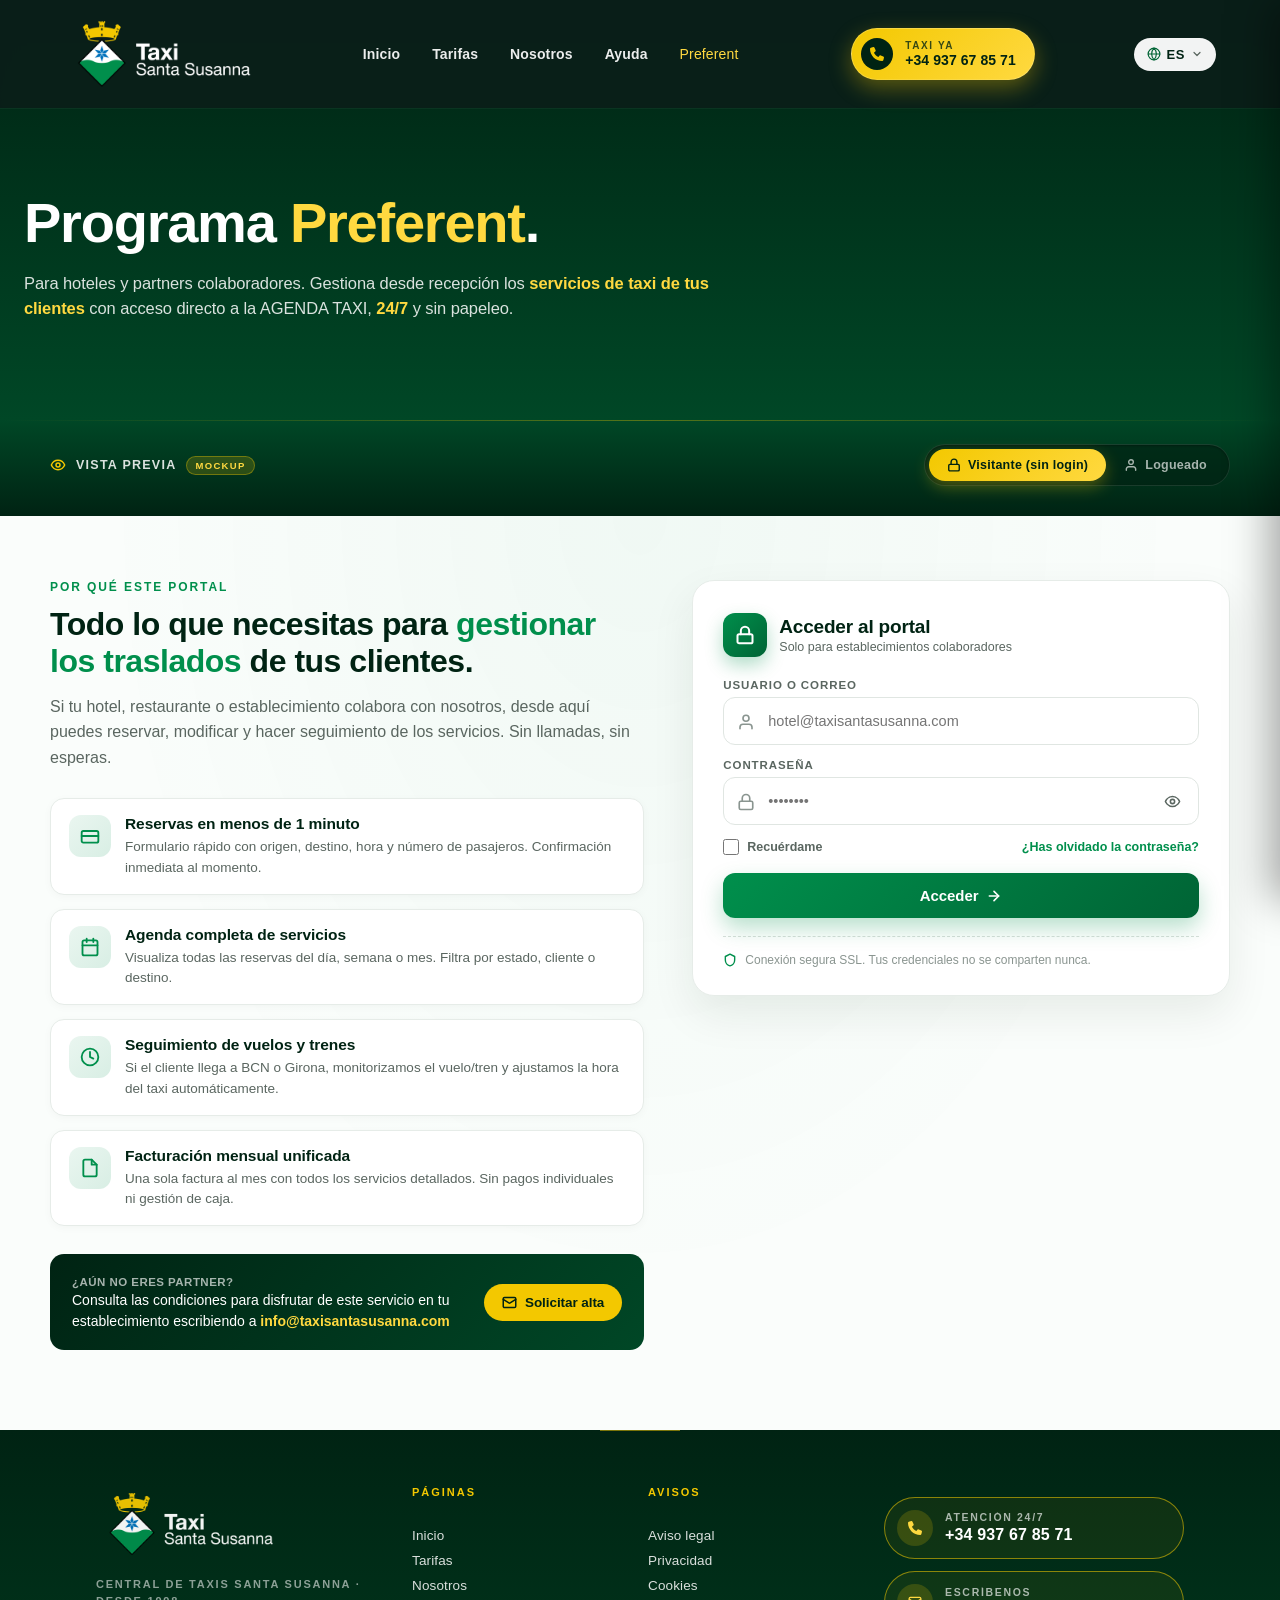
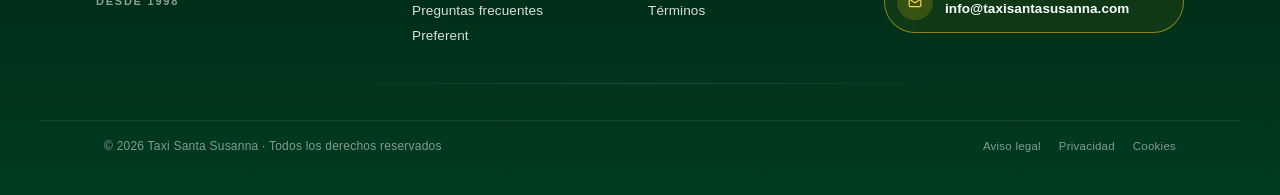
<file: area-privada.html>
<!DOCTYPE html>
<html lang="es">
<head>
<meta charset="UTF-8">
<meta name="viewport" content="width=device-width, initial-scale=1.0">
<title>Preferent · Programa para hoteles colaboradores · Taxi Santa Susanna</title>
<meta name="description" content="Programa Preferent: portal exclusivo para hoteles y establecimientos colaboradores de Taxi Santa Susanna. Acceso directo a la AGENDA TAXI para gestionar las reservas de vuestros clientes.">
<meta name="robots" content="noindex,nofollow">

<link rel="preconnect" href="https://fonts.googleapis.com">
<link rel="preconnect" href="https://fonts.gstatic.com" crossorigin>
<link href="https://fonts.googleapis.com/css2?family=Inter:wght@400;500;600;700;800;900&display=swap" rel="stylesheet">

<link rel="stylesheet" href="styles.css?v=20260521b">

<style>
/* =====================================================================
   PREFERENT — Estilos específicos
   ===================================================================== */

/* ===== Nav CTA "Llamar" (compartido con lista-precios) ===== */
.nav-call {
  display: inline-flex;
  align-items: center;
  gap: 12px;
  padding: 9px 18px 9px 9px;
  border-radius: 999px;
  background: linear-gradient(135deg, #F3C800 0%, #FFD940 100%);
  color: #002313;
  text-decoration: none;
  border: 1.5px solid rgba(255,255,255,0.18);
  box-shadow: 0 8px 22px rgba(243,200,0,0.35);
  transition: transform 0.2s ease, box-shadow 0.2s ease;
  margin-left: 14px;
  flex-shrink: 0;
  font-family: inherit;
}
.nav-call:hover {
  transform: translateY(-1px);
  box-shadow: 0 12px 28px rgba(243,200,0,0.5);
}
.nav-call-ico {
  width: 32px;
  height: 32px;
  border-radius: 50%;
  background: #002313;
  color: #F3C800;
  display: inline-flex;
  align-items: center;
  justify-content: center;
  flex-shrink: 0;
}
.nav-call-ico svg {
  width: 14px;
  height: 14px;
  animation: nav-phone-shake 4s ease-in-out infinite;
  transform-origin: center;
}
@keyframes nav-phone-shake {
  0%, 90%, 100% { transform: rotate(0); }
  92% { transform: rotate(-14deg); }
  94% { transform: rotate(14deg); }
  96% { transform: rotate(-8deg); }
  98% { transform: rotate(6deg); }
}
.nav-call:hover .nav-call-ico svg { animation: none; }
.nav-call-text { display: flex; flex-direction: column; line-height: 1.1; }
.nav-call-label {
  font-size: 10px; font-weight: 800; letter-spacing: 0.16em;
  text-transform: uppercase; opacity: 0.78;
}
.nav-call-num {
  font-size: 14px; font-weight: 800; letter-spacing: 0.005em; margin-top: 2px;
}
@media (max-width: 720px) {
  .nav-call { padding: 6px; margin-left: 8px; gap: 0; }
  .nav-call-text { display: none; }
  .nav-call-ico { width: 36px; height: 36px; }
  .nav-call-ico svg { width: 16px; height: 16px; }
}

/* Píldora del idioma — mismo estilo que en lista-precios */
.nav .lang {
  display: inline-flex; align-items: center; gap: 6px;
  padding: 8px 12px;
  background: rgba(255,255,255,0.95);
  border: 1px solid rgba(255,255,255,0.18);
  border-radius: 999px;
  font-size: 13px; font-weight: 700;
  color: #002313;
  letter-spacing: 0.04em;
}
.nav .lang .lang-globe { width: 14px; height: 14px; color: #006435; }
.nav .lang .lang-chevron { width: 12px; height: 12px; color: #5a6660; }
@media (max-width: 720px) { .nav .lang { display: none; } }

/* Espaciado del menú principal */
.nav .menu { display: flex; gap: 32px; font-size: 14px; align-items: center; }
.nav .menu a {
  color: rgba(255,255,255,0.92); text-decoration: none;
  font-weight: 600; letter-spacing: 0.01em;
  transition: color 0.2s;
}
.nav .menu a:hover, .nav .menu a.active { color: #FFD940; }
@media (max-width: 720px) {
  .nav .menu { display: none; }
  .nav-hamburger { display: inline-flex; }
}

/* Quitar línea bajo los títulos del footer (Páginas / Avisos) */
.footer .footer-col-title {
  border-bottom: 0 !important;
  padding-bottom: 0 !important;
}

/* Selector de vista (mockup) — integrado en el flujo de la página */
.ap-view-switch {
  background: linear-gradient(180deg, #004726 0%, #002313 100%);
  padding: 24px 24px 30px;
  position: relative;
}
.ap-view-switch::before {
  content: "";
  position: absolute; left: 0; right: 0; top: 0; height: 1px;
  background: linear-gradient(90deg, transparent, rgba(243,200,0,0.35), transparent);
}
.ap-view-switch-inner {
  max-width: 1180px; margin: 0 auto;
  display: flex; align-items: center; justify-content: space-between;
  gap: 18px; flex-wrap: wrap;
}
.ap-view-switch-label {
  display: inline-flex; align-items: center; gap: 10px;
  color: rgba(255,255,255,0.86); font-size: 12.5px; font-weight: 700;
  letter-spacing: 0.10em; text-transform: uppercase;
}
.ap-view-switch-label svg { width: 16px; height: 16px; color: #F3C800; }
.ap-view-switch-label .badge {
  font-size: 9.5px; padding: 3px 8px; background: rgba(243,200,0,0.18);
  color: #FFD940; border: 1px solid rgba(243,200,0,0.35);
  border-radius: 999px; letter-spacing: 0.14em;
}
.ap-view-switch-tabs {
  display: inline-flex; padding: 4px;
  background: rgba(0,35,19,0.65);
  border: 1px solid rgba(255,255,255,0.10);
  border-radius: 999px;
  box-shadow: inset 0 1px 2px rgba(0,0,0,0.3);
}
.ap-view-switch-tabs button {
  border: 0; cursor: pointer;
  padding: 9px 18px; background: transparent;
  color: rgba(255,255,255,0.65); font-family: inherit;
  font-size: 12.5px; font-weight: 700; letter-spacing: 0.02em;
  border-radius: 999px;
  display: inline-flex; align-items: center; gap: 7px;
  transition: background 0.25s, color 0.25s, box-shadow 0.25s;
  white-space: nowrap;
}
.ap-view-switch-tabs button svg { width: 14px; height: 14px; }
.ap-view-switch-tabs button:hover { color: #ffffff; }
.ap-view-switch-tabs button.is-on {
  background: linear-gradient(135deg, #F3C800 0%, #FFD940 100%);
  color: #002313;
  box-shadow: 0 6px 16px rgba(243,200,0,0.32);
}
@media (max-width: 720px) {
  .ap-view-switch { padding: 18px 16px 22px; }
  .ap-view-switch-inner { justify-content: center; }
  .ap-view-switch-label { font-size: 11px; }
  .ap-view-switch-tabs button { padding: 8px 14px; font-size: 11.5px; }
}

/* === Hero === */
.ap-hero {
  position: relative;
  padding: 152px 24px 56px;
  min-height: 420px;
  background: linear-gradient(180deg, #002313 0%, #004726 100%);
  color: #ffffff;
  overflow: hidden;
  display: flex;
  align-items: center;
}
.ap-hero-inner { max-width: 1280px; margin: 0 auto; width: 100%; }
.ap-hero-eyebrow {
  display: inline-flex; align-items: center; gap: 8px;
  font-size: 13px; font-weight: 800; letter-spacing: 0.18em;
  color: #F3C800; text-transform: uppercase; margin-bottom: 14px;
}
.ap-hero-eyebrow svg { width: 14px; height: 14px; }
.ap-hero-h1 {
  font-size: 56px; font-weight: 800; line-height: 1.05;
  letter-spacing: -0.022em; margin: 0 0 18px; max-width: 880px;
}
.ap-hero-h1 .accent { color: #FFD940; }
.ap-hero-sub {
  font-size: 16.5px; font-weight: 500; line-height: 1.55;
  letter-spacing: -0.005em;
  color: rgba(255,255,255,0.85); max-width: 720px; margin: 0;
}
.ap-hero-sub strong { color: #FFD940; font-weight: 800; }
.ap-hero-badges {
  display: flex; flex-wrap: wrap; gap: 10px; margin-top: 22px;
}
.ap-hero-badge {
  display: inline-flex; align-items: center; gap: 6px;
  padding: 7px 13px; background: rgba(255,255,255,0.10);
  border: 1px solid rgba(243,200,0,0.30); border-radius: 999px;
  font-size: 12.5px; font-weight: 700; color: rgba(255,255,255,0.94);
}
.ap-hero-badge svg { width: 14px; height: 14px; color: #FFD940; }

@media (max-width: 720px) {
  .ap-hero { padding: 160px 20px 44px; min-height: 320px; }
  .ap-hero-h1 { font-size: 36px; letter-spacing: -0.025em; }
  .ap-hero-sub { font-size: 14.5px; }
}

/* ===========================================================
   STATE A — ANTES DE LOGIN
   =========================================================== */
.ap-pre {
  padding: 64px 24px 80px;
  background:
    radial-gradient(ellipse at top center, rgba(0,143,76,0.04) 0%, transparent 60%),
    #fafdfb;
}
.ap-pre-inner {
  max-width: 1180px; margin: 0 auto;
  display: grid; grid-template-columns: 1.05fr 0.95fr; gap: 48px;
  align-items: start;
}

/* Beneficios (col izquierda) */
.ap-benefits-eyebrow {
  font-size: 12px; font-weight: 800; letter-spacing: 0.16em;
  text-transform: uppercase; color: #008F4C; margin-bottom: 12px;
}
.ap-benefits-title {
  font-size: 32px; font-weight: 800; line-height: 1.15;
  letter-spacing: -0.015em; color: #002313; margin: 0 0 14px;
}
.ap-benefits-title .accent { color: #008F4C; }
.ap-benefits-lead {
  font-size: 16px; line-height: 1.6; color: #5a6660; margin: 0 0 28px;
}

.ap-benefits-list {
  list-style: none; padding: 0; margin: 0;
  display: grid; gap: 14px;
}
.ap-benefit {
  display: flex; align-items: flex-start; gap: 14px;
  padding: 16px 18px; background: #ffffff;
  border: 1px solid #e6ece8; border-radius: 14px;
  box-shadow: 0 2px 8px rgba(0,35,19,0.03);
  transition: border-color 0.2s, transform 0.2s, box-shadow 0.2s;
}
.ap-benefit:hover {
  border-color: #B2DDC9; transform: translateY(-1px);
  box-shadow: 0 10px 22px rgba(0,35,19,0.06);
}
.ap-benefit-icon {
  flex-shrink: 0; width: 42px; height: 42px;
  border-radius: 12px;
  background: linear-gradient(135deg, #EAF6F0 0%, #D8EEE4 100%);
  color: #008F4C; display: inline-flex; align-items: center; justify-content: center;
}
.ap-benefit-icon svg { width: 20px; height: 20px; }
.ap-benefit-body h4 {
  margin: 0 0 4px; font-size: 15.5px; font-weight: 800;
  color: #002313; letter-spacing: -0.005em;
}
.ap-benefit-body p {
  margin: 0; font-size: 13.5px; line-height: 1.5; color: #5a6660;
}

.ap-benefits-cta {
  margin-top: 28px; padding: 18px 22px;
  background: linear-gradient(135deg, #002313 0%, #004726 100%);
  border-radius: 14px; color: #ffffff;
  display: flex; align-items: center; gap: 16px; flex-wrap: wrap;
}
.ap-benefits-cta-text { flex: 1 1 220px; }
.ap-benefits-cta-text strong { color: #FFD940; font-weight: 800; }
.ap-benefits-cta-text p { margin: 0; font-size: 14px; line-height: 1.5; }
.ap-benefits-cta-text small { font-size: 11.5px; color: rgba(255,255,255,0.65); letter-spacing: 0.04em; text-transform: uppercase; font-weight: 700; }
.ap-benefits-cta-mail {
  display: inline-flex; align-items: center; gap: 8px;
  padding: 11px 18px; background: #F3C800; color: #002313;
  font-weight: 800; font-size: 13.5px; text-decoration: none;
  border-radius: 999px; letter-spacing: -0.005em;
  transition: background 0.2s, transform 0.2s;
}
.ap-benefits-cta-mail svg { width: 15px; height: 15px; }
.ap-benefits-cta-mail:hover { background: #FFD940; transform: translateY(-1px); }

/* Login card (col derecha) */
.ap-login-card {
  position: sticky; top: 100px;
  background: #ffffff;
  border: 1px solid #e6ece8;
  border-radius: 22px;
  padding: 32px 30px 28px;
  box-shadow: 0 18px 44px rgba(0,35,19,0.08);
}
.ap-login-head {
  display: flex; align-items: center; gap: 12px; margin-bottom: 22px;
}
.ap-login-lock {
  width: 44px; height: 44px; border-radius: 12px;
  background: linear-gradient(135deg, #008F4C 0%, #006435 100%);
  color: #ffffff; display: inline-flex; align-items: center; justify-content: center;
  box-shadow: 0 8px 18px rgba(0,143,76,0.30);
}
.ap-login-lock svg { width: 20px; height: 20px; }
.ap-login-head-text h2 {
  margin: 0 0 2px; font-size: 19px; font-weight: 800;
  color: #002313; letter-spacing: -0.01em;
}
.ap-login-head-text p {
  margin: 0; font-size: 12.5px; color: #5a6660;
}

.ap-field { margin-bottom: 14px; position: relative; }
.ap-field label {
  display: block; font-size: 11.5px; font-weight: 800;
  letter-spacing: 0.08em; text-transform: uppercase;
  color: #5a6660; margin-bottom: 6px;
}
.ap-field input[type="text"],
.ap-field input[type="password"] {
  width: 100%; padding: 13px 44px 13px 44px; height: 48px;
  border-radius: 12px; border: 1.5px solid #e0e6e2;
  font-size: 14.5px; font-family: inherit; color: #1a2620;
  outline: none; background: #ffffff; box-sizing: border-box;
  transition: border-color 0.2s, box-shadow 0.2s;
}
.ap-field input:hover { border-color: #B2DDC9; }
.ap-field input:focus {
  border-color: #008F4C;
  box-shadow: 0 0 0 4px rgba(0,143,76,0.12);
}
.ap-field-icon {
  position: absolute; left: 14px; bottom: 14px;
  color: #8a9590; width: 18px; height: 18px; pointer-events: none;
}
.ap-field-eye {
  position: absolute; right: 12px; bottom: 9px;
  width: 30px; height: 30px; border: 0; border-radius: 8px;
  background: transparent; color: #5a6660; cursor: pointer;
  display: inline-flex; align-items: center; justify-content: center;
  transition: background 0.2s, color 0.2s;
}
.ap-field-eye:hover { background: #EAF6F0; color: #008F4C; }
.ap-field-eye svg { width: 17px; height: 17px; }

.ap-login-row {
  display: flex; align-items: center; justify-content: space-between;
  margin-bottom: 18px; font-size: 12.5px;
}
.ap-remember { display: inline-flex; align-items: center; gap: 8px; cursor: pointer; color: #5a6660; font-weight: 600; }
.ap-remember input { width: 16px; height: 16px; accent-color: #008F4C; cursor: pointer; }
.ap-forgot { color: #008F4C; text-decoration: none; font-weight: 700; }
.ap-forgot:hover { text-decoration: underline; }

.ap-login-submit {
  width: 100%; padding: 14px 18px; border: 0;
  background: linear-gradient(135deg, #008F4C 0%, #006435 100%);
  color: #ffffff; font-weight: 800; font-size: 15px;
  letter-spacing: -0.005em; border-radius: 12px; cursor: pointer;
  display: inline-flex; align-items: center; justify-content: center;
  gap: 8px; font-family: inherit;
  box-shadow: 0 10px 22px rgba(0,143,76,0.28);
  transition: transform 0.2s, box-shadow 0.2s;
}
.ap-login-submit:hover { transform: translateY(-1px); box-shadow: 0 14px 28px rgba(0,143,76,0.36); }
.ap-login-submit svg { width: 16px; height: 16px; }

.ap-login-foot {
  margin-top: 18px; padding-top: 16px;
  border-top: 1px dashed #d8e0db;
  display: flex; align-items: center; gap: 8px;
  font-size: 12px; color: #8a9590;
}
.ap-login-foot svg { width: 14px; height: 14px; color: #008F4C; flex-shrink: 0; }

@media (max-width: 880px) {
  .ap-pre-inner { grid-template-columns: 1fr; gap: 32px; }
  .ap-login-card { position: static; }
}
@media (max-width: 720px) {
  .ap-pre { padding: 44px 18px 64px; }
  .ap-benefits-title { font-size: 26px; }
  .ap-login-card { padding: 24px 22px 22px; border-radius: 18px; }
}

/* ===========================================================
   STATE B — DESPUÉS DE LOGIN
   =========================================================== */
.ap-post {
  padding: 56px 24px 80px;
  background:
    radial-gradient(ellipse at top center, rgba(0,143,76,0.04) 0%, transparent 60%),
    #fafdfb;
  display: none;
}
.ap-post.is-visible { display: block; }
.ap-post-inner { max-width: 1180px; margin: 0 auto; }

/* Welcome bar */
.ap-welcome {
  background: linear-gradient(135deg, #002313 0%, #004726 60%, #006435 100%);
  border-radius: 22px; padding: 28px 30px;
  display: flex; align-items: center; gap: 22px;
  color: #ffffff; flex-wrap: wrap;
  margin-bottom: 32px;
  box-shadow: 0 18px 44px rgba(0,35,19,0.12);
  position: relative; overflow: hidden;
}
.ap-welcome::after {
  content: ""; position: absolute; right: -60px; top: -60px;
  width: 220px; height: 220px; border-radius: 50%;
  background: radial-gradient(circle, rgba(243,200,0,0.18) 0%, transparent 70%);
}
.ap-avatar {
  width: 68px; height: 68px; border-radius: 50%;
  background: linear-gradient(135deg, #F3C800 0%, #FFD940 100%);
  color: #002313; display: inline-flex; align-items: center; justify-content: center;
  font-size: 22px; font-weight: 800;
  border: 3px solid rgba(255,255,255,0.25); flex-shrink: 0;
  box-shadow: 0 6px 14px rgba(0,0,0,0.18);
}
.ap-welcome-text { flex: 1 1 240px; position: relative; z-index: 1; }
.ap-welcome-greet {
  font-size: 11.5px; font-weight: 800; letter-spacing: 0.16em;
  text-transform: uppercase; color: #FFD940; margin: 0 0 4px;
}
.ap-welcome-name {
  font-size: 26px; font-weight: 800; margin: 0 0 4px;
  letter-spacing: -0.015em;
}
.ap-welcome-meta {
  margin: 0; font-size: 13.5px; color: rgba(255,255,255,0.78);
}
.ap-welcome-logout {
  display: inline-flex; align-items: center; gap: 8px;
  padding: 9px 16px; background: rgba(255,255,255,0.12);
  border: 1px solid rgba(255,255,255,0.20); color: #ffffff;
  font-size: 13px; font-weight: 700; text-decoration: none;
  border-radius: 999px; transition: background 0.2s, transform 0.2s;
  position: relative; z-index: 1;
}
.ap-welcome-logout:hover { background: rgba(255,255,255,0.20); transform: translateY(-1px); }
.ap-welcome-logout svg { width: 14px; height: 14px; }

/* Grid principal */
.ap-grid {
  display: grid; grid-template-columns: 1.4fr 1fr; gap: 24px;
}

.ap-card {
  background: #ffffff; border: 1px solid #e6ece8;
  border-radius: 20px; padding: 26px;
  box-shadow: 0 2px 10px rgba(0,35,19,0.04);
}
.ap-card-head {
  display: flex; align-items: center; gap: 12px; margin-bottom: 18px;
}
.ap-card-icon {
  width: 38px; height: 38px; border-radius: 10px;
  background: linear-gradient(135deg, #EAF6F0 0%, #D8EEE4 100%);
  color: #008F4C; display: inline-flex; align-items: center; justify-content: center;
  flex-shrink: 0;
}
.ap-card-icon svg { width: 18px; height: 18px; }
.ap-card-title {
  margin: 0; font-size: 17px; font-weight: 800; color: #002313;
  letter-spacing: -0.01em;
}
.ap-card-sub {
  margin: 2px 0 0; font-size: 12.5px; color: #8a9590;
}

/* Credenciales AGENDA */
.ap-cred-grid { display: grid; gap: 14px; margin-bottom: 22px; }
.ap-cred-row {
  background: linear-gradient(135deg, #fafdfb 0%, #f0f6f3 100%);
  border: 1px solid #e6ece8; border-radius: 14px; padding: 14px 16px;
  display: flex; align-items: center; justify-content: space-between; gap: 10px;
}
.ap-cred-key {
  font-size: 10.5px; font-weight: 800; letter-spacing: 0.14em;
  text-transform: uppercase; color: #5a6660;
  display: flex; align-items: center; gap: 6px;
}
.ap-cred-key svg { width: 13px; height: 13px; color: #008F4C; }
.ap-cred-val {
  font-family: ui-monospace, SFMono-Regular, Menlo, monospace;
  font-size: 14px; font-weight: 700; color: #002313;
  background: #ffffff; padding: 6px 12px;
  border-radius: 8px; border: 1px solid #d8e0db;
  letter-spacing: 0.02em;
}
.ap-cred-mask { letter-spacing: 0.18em; }
.ap-cred-actions { display: flex; gap: 6px; }
.ap-cred-btn {
  width: 32px; height: 32px; border: 0; border-radius: 8px;
  background: #EAF6F0; color: #006435; cursor: pointer;
  display: inline-flex; align-items: center; justify-content: center;
  transition: background 0.2s, color 0.2s, transform 0.2s;
}
.ap-cred-btn:hover { background: #008F4C; color: white; transform: translateY(-1px); }
.ap-cred-btn svg { width: 14px; height: 14px; }
.ap-cred-copied { background: #008F4C !important; color: white !important; }

.ap-agenda-cta {
  display: inline-flex; align-items: center; gap: 10px;
  width: 100%; padding: 16px 20px; box-sizing: border-box;
  background: linear-gradient(135deg, #F3C800 0%, #FFD940 100%);
  color: #002313; font-weight: 800; font-size: 15.5px;
  text-decoration: none; border-radius: 14px;
  letter-spacing: -0.005em; justify-content: center;
  box-shadow: 0 10px 22px rgba(243,200,0,0.30);
  transition: transform 0.2s, box-shadow 0.2s;
}
.ap-agenda-cta:hover { transform: translateY(-1px); box-shadow: 0 14px 28px rgba(243,200,0,0.40); }
.ap-agenda-cta svg.ico { width: 18px; height: 18px; }
.ap-agenda-cta svg.ext { width: 14px; height: 14px; opacity: 0.7; }

.ap-cred-hint {
  margin: 14px 0 0; padding: 12px 14px;
  background: rgba(243,200,0,0.10); border: 1px solid rgba(243,200,0,0.25);
  border-radius: 10px; font-size: 12.5px; line-height: 1.5; color: #5a4a00;
  display: flex; gap: 9px; align-items: flex-start;
}
.ap-cred-hint svg { width: 16px; height: 16px; flex-shrink: 0; color: #F3C800; margin-top: 1px; }

/* Estado del servicio */
.ap-status-grid {
  display: grid; grid-template-columns: repeat(2, 1fr); gap: 12px;
}
.ap-status-tile {
  padding: 14px; background: #fafdfb;
  border: 1px solid #e6ece8; border-radius: 12px;
}
.ap-status-tile .lbl {
  font-size: 10.5px; font-weight: 800; letter-spacing: 0.12em;
  text-transform: uppercase; color: #5a6660; margin: 0 0 4px;
}
.ap-status-tile .val {
  font-size: 18px; font-weight: 800; color: #002313;
  letter-spacing: -0.015em; margin: 0;
  display: flex; align-items: center; gap: 8px;
}
.ap-status-dot {
  width: 8px; height: 8px; border-radius: 50%; background: #008F4C;
  box-shadow: 0 0 0 4px rgba(0,143,76,0.15);
  animation: ap-pulse 2.4s ease-in-out infinite;
}
@keyframes ap-pulse {
  0%, 100% { box-shadow: 0 0 0 4px rgba(0,143,76,0.15); }
  50%     { box-shadow: 0 0 0 8px rgba(0,143,76,0.05); }
}

/* Perfil card */
.ap-profile {
  display: flex; flex-direction: column; align-items: center; text-align: center;
}
.ap-profile-pic-wrap { position: relative; margin-bottom: 14px; }
.ap-profile-pic {
  width: 110px; height: 110px; border-radius: 50%;
  background: linear-gradient(135deg, #EAF6F0 0%, #D8EEE4 100%);
  display: inline-flex; align-items: center; justify-content: center;
  color: #008F4C; font-size: 36px; font-weight: 800;
  border: 4px solid #ffffff; box-shadow: 0 8px 22px rgba(0,35,19,0.10);
}
.ap-profile-edit {
  position: absolute; bottom: 4px; right: 4px;
  width: 32px; height: 32px; border-radius: 50%;
  background: #008F4C; color: white; border: 2px solid #ffffff;
  display: inline-flex; align-items: center; justify-content: center;
  cursor: pointer; transition: transform 0.2s, background 0.2s;
}
.ap-profile-edit:hover { background: #006435; transform: scale(1.05); }
.ap-profile-edit svg { width: 14px; height: 14px; }
.ap-profile-name { margin: 0; font-size: 17px; font-weight: 800; color: #002313; }
.ap-profile-role { margin: 4px 0 16px; font-size: 12.5px; color: #5a6660; }
.ap-profile-actions { display: flex; flex-direction: column; gap: 8px; width: 100%; }
.ap-profile-btn {
  width: 100%; padding: 11px 14px;
  background: #ffffff; border: 1.5px solid #e0e6e2;
  border-radius: 10px; font-size: 13.5px; font-weight: 700;
  color: #002313; cursor: pointer; font-family: inherit;
  display: inline-flex; align-items: center; justify-content: center; gap: 8px;
  text-decoration: none;
  transition: border-color 0.2s, background 0.2s, color 0.2s;
}
.ap-profile-btn:hover { border-color: #008F4C; background: #EAF6F0; color: #006435; }
.ap-profile-btn svg { width: 14px; height: 14px; }
.ap-profile-btn.danger { color: #8a3a3a; border-color: #f1d8d8; }
.ap-profile-btn.danger:hover { background: #fbeded; border-color: #c64a4a; color: #8a3a3a; }
.ap-profile-tip {
  margin: 14px 0 0; font-size: 11.5px; color: #8a9590;
  background: #fafdfb; padding: 10px 12px; border-radius: 10px;
  border: 1px dashed #d8e0db; line-height: 1.45;
}

/* Soporte card (full width) */
.ap-support {
  margin-top: 24px;
  background: linear-gradient(135deg, #ffffff 0%, #f6fbf8 100%);
  border: 1px solid #B2DDC9;
}
.ap-support-grid {
  display: grid; grid-template-columns: repeat(3, 1fr); gap: 18px;
}
.ap-support-item {
  display: flex; align-items: center; gap: 14px;
  padding: 14px 16px; background: rgba(255,255,255,0.7);
  border-radius: 12px; border: 1px solid #e6ece8;
}
.ap-support-icon {
  width: 40px; height: 40px; border-radius: 10px;
  background: linear-gradient(135deg, #002313 0%, #004726 100%);
  color: #FFD940; display: inline-flex; align-items: center; justify-content: center;
  flex-shrink: 0;
}
.ap-support-icon svg { width: 18px; height: 18px; }
.ap-support-item .k {
  font-size: 11px; font-weight: 800; letter-spacing: 0.12em;
  text-transform: uppercase; color: #5a6660; margin: 0 0 2px;
}
.ap-support-item a, .ap-support-item .v {
  font-size: 14px; font-weight: 800; color: #002313;
  text-decoration: none; letter-spacing: -0.005em;
}
.ap-support-item a:hover { color: #008F4C; }

@media (max-width: 880px) {
  .ap-grid { grid-template-columns: 1fr; }
  .ap-support-grid { grid-template-columns: 1fr; }
}
@media (max-width: 720px) {
  .ap-post { padding: 40px 18px 60px; }
  .ap-welcome { padding: 22px 20px; }
  .ap-welcome-name { font-size: 22px; }
  .ap-card { padding: 22px 20px; border-radius: 16px; }
  .ap-status-grid { grid-template-columns: 1fr; }
}
</style>
</head>
<body>

<!-- ====== NAV ====== -->
<nav class="nav" aria-label="Navegación principal">
  <div class="logo">
    <a href="index.html" class="logo-link">
      <img src="images/logo.png" alt="Taxi Santa Susanna - Taxi oficial 24/7" class="logo-official">
    </a>
  </div>
  <div class="menu">
    <a href="index.html">Inicio</a>
    <a href="tarifas.html">Tarifas</a>
    <a href="quienes-somos.html">Nosotros</a>
    <a href="preguntas-frecuentes.html">Ayuda</a>
    <a href="area-privada.html" class="active">Preferent</a>
  </div>
  <a class="nav-call" href="tel:+34937678571" aria-label="Llamar a Taxi Santa Susanna">
    <span class="nav-call-ico">
      <svg xmlns="http://www.w3.org/2000/svg" viewBox="0 0 512 512" fill="currentColor"><path d="M164.9 24.6c-7.7-18.6-28-28.5-47.4-23.2l-88 24C12.1 30.2 0 46 0 64C0 311.4 200.6 512 448 512c18 0 33.8-12.1 38.6-29.5l24-88c5.3-19.4-4.6-39.7-23.2-47.4l-96-40c-16.3-6.8-35.2-2.1-46.3 11.6L304.7 368C234.3 334.7 177.3 277.7 144 207.3L193.3 167c13.7-11.2 18.4-30 11.6-46.3l-40-96z"/></svg>
    </span>
    <span class="nav-call-text">
      <span class="nav-call-label">Taxi ya</span>
      <span class="nav-call-num">+34 937 67 85 71</span>
    </span>
  </a>
  <div class="lang">
    <svg xmlns="http://www.w3.org/2000/svg" viewBox="0 0 24 24" fill="none" stroke="currentColor" stroke-width="2" stroke-linecap="round" stroke-linejoin="round" class="lang-globe" aria-hidden="true"><circle cx="12" cy="12" r="10"/><path d="M12 2a14.5 14.5 0 0 0 0 20 14.5 14.5 0 0 0 0-20"/><path d="M2 12h20"/></svg>
    ES
    <svg class="lang-chevron" xmlns="http://www.w3.org/2000/svg" viewBox="0 0 24 24" fill="none" stroke="currentColor" stroke-width="2.4" stroke-linecap="round" stroke-linejoin="round" aria-hidden="true"><path d="m6 9 6 6 6-6"/></svg>
  </div>
  <button class="nav-hamburger" id="nav-hamburger" type="button" aria-label="Abrir menú" aria-expanded="false" aria-controls="nav-drawer">
    <svg class="icon-open" xmlns="http://www.w3.org/2000/svg" viewBox="0 0 24 24" fill="none" stroke="currentColor" stroke-width="2.2" stroke-linecap="round" stroke-linejoin="round"><line x1="3" x2="21" y1="6" y2="6"/><line x1="3" x2="21" y1="12" y2="12"/><line x1="3" x2="21" y1="18" y2="18"/></svg>
    <svg class="icon-close" xmlns="http://www.w3.org/2000/svg" viewBox="0 0 24 24" fill="none" stroke="currentColor" stroke-width="2.4" stroke-linecap="round" stroke-linejoin="round"><path d="M18 6 6 18"/><path d="m6 6 12 12"/></svg>
  </button>
</nav>


<!-- Drawer móvil -->
<div class="nav-drawer-overlay" id="nav-drawer-overlay" aria-hidden="true"></div>
<aside class="nav-drawer" id="nav-drawer" aria-hidden="true" aria-label="Menú móvil">
  <button class="nav-drawer-close" type="button" aria-label="Cerrar menú">
    <svg xmlns="http://www.w3.org/2000/svg" viewBox="0 0 24 24" fill="none" stroke="currentColor" stroke-width="2.4" stroke-linecap="round" stroke-linejoin="round"><path d="M18 6 6 18"/><path d="m6 6 12 12"/></svg>
  </button>
  <nav class="nav-drawer-menu" aria-label="Navegación móvil">
    <a href="index.html">Inicio</a>
    <a href="tarifas.html">Tarifas</a>
    <a href="quienes-somos.html">Nosotros</a>
    <a href="preguntas-frecuentes.html">Ayuda</a>
    <a href="area-privada.html" class="active">Preferent</a>
  </nav>
  <div class="nav-drawer-divider"></div>
  <a class="nav-drawer-cta" href="tel:+34937678571">
    <span class="nav-drawer-cta-ico">
      <svg xmlns="http://www.w3.org/2000/svg" viewBox="0 0 512 512" fill="currentColor"><path d="M164.9 24.6c-7.7-18.6-28-28.5-47.4-23.2l-88 24C12.1 30.2 0 46 0 64C0 311.4 200.6 512 448 512c18 0 33.8-12.1 38.6-29.5l24-88c5.3-19.4-4.6-39.7-23.2-47.4l-96-40c-16.3-6.8-35.2-2.1-46.3 11.6L304.7 368C234.3 334.7 177.3 277.7 144 207.3L193.3 167c13.7-11.2 18.4-30 11.6-46.3l-40-96z"/></svg>
    </span>
    <span class="nav-drawer-cta-text">
      <span class="nav-drawer-cta-label">Taxi ya 24/7</span>
      <span class="nav-drawer-cta-num">+34 937 67 85 71</span>
    </span>
  </a>
  <span class="nav-drawer-lang">
    <svg xmlns="http://www.w3.org/2000/svg" viewBox="0 0 24 24" fill="none" stroke="currentColor" stroke-width="2" stroke-linecap="round" stroke-linejoin="round"><circle cx="12" cy="12" r="10"/><path d="M12 2a14.5 14.5 0 0 0 0 20 14.5 14.5 0 0 0 0-20"/><path d="M2 12h20"/></svg>
    Español
  </span>
</aside>

<main>

<!-- ====== HERO ====== -->
<section class="ap-hero">
  <div class="ap-hero-inner">
    <h1 class="ap-hero-h1">Programa <span class="accent">Preferent</span>.</h1>
    <p class="ap-hero-sub">Para hoteles y partners colaboradores. Gestiona desde recepción los <strong>servicios de taxi de tus clientes</strong> con acceso directo a la AGENDA TAXI, <strong>24/7</strong> y sin papeleo.</p>
  </div>
</section>

<!-- ====== SELECTOR DE VISTA (solo mockup — se elimina al migrar a WP) ====== -->
<section class="ap-view-switch" aria-label="Selector de vista previa">
  <div class="ap-view-switch-inner">
    <span class="ap-view-switch-label">
      <svg xmlns="http://www.w3.org/2000/svg" viewBox="0 0 24 24" fill="none" stroke="currentColor" stroke-width="2.2" stroke-linecap="round" stroke-linejoin="round"><path d="M2 12s3-7 10-7 10 7 10 7-3 7-10 7-10-7-10-7z"/><circle cx="12" cy="12" r="3"/></svg>
      Vista previa
      <span class="badge">Mockup</span>
    </span>
    <div class="ap-view-switch-tabs" role="tablist" aria-label="Estado del usuario">
      <button type="button" class="is-on" data-state="pre" role="tab">
        <svg xmlns="http://www.w3.org/2000/svg" viewBox="0 0 24 24" fill="none" stroke="currentColor" stroke-width="2.4" stroke-linecap="round" stroke-linejoin="round"><rect width="18" height="11" x="3" y="11" rx="2" ry="2"/><path d="M7 11V7a5 5 0 0 1 10 0v4"/></svg>
        Visitante (sin login)
      </button>
      <button type="button" data-state="post" role="tab">
        <svg xmlns="http://www.w3.org/2000/svg" viewBox="0 0 24 24" fill="none" stroke="currentColor" stroke-width="2.4" stroke-linecap="round" stroke-linejoin="round"><path d="M20 21v-2a4 4 0 0 0-4-4H8a4 4 0 0 0-4 4v2"/><circle cx="12" cy="7" r="4"/></svg>
        Logueado
      </button>
    </div>
  </div>
</section>

<!-- ====== STATE A — ANTES DE LOGIN ====== -->
<section class="ap-pre" id="ap-state-pre">
  <div class="ap-pre-inner">

    <!-- Col izquierda: Beneficios -->
    <div class="ap-benefits">
      <div class="ap-benefits-eyebrow">Por qué este portal</div>
      <h2 class="ap-benefits-title">Todo lo que necesitas para <span class="accent">gestionar los traslados</span> de tus clientes.</h2>
      <p class="ap-benefits-lead">Si tu hotel, restaurante o establecimiento colabora con nosotros, desde aquí puedes reservar, modificar y hacer seguimiento de los servicios. Sin llamadas, sin esperas.</p>

      <ul class="ap-benefits-list">
        <li class="ap-benefit">
          <span class="ap-benefit-icon">
            <svg xmlns="http://www.w3.org/2000/svg" viewBox="0 0 24 24" fill="none" stroke="currentColor" stroke-width="2.2" stroke-linecap="round" stroke-linejoin="round"><rect width="20" height="14" x="2" y="6" rx="2"/><path d="M22 12H2"/></svg>
          </span>
          <div class="ap-benefit-body">
            <h4>Reservas en menos de 1 minuto</h4>
            <p>Formulario rápido con origen, destino, hora y número de pasajeros. Confirmación inmediata al momento.</p>
          </div>
        </li>
        <li class="ap-benefit">
          <span class="ap-benefit-icon">
            <svg xmlns="http://www.w3.org/2000/svg" viewBox="0 0 24 24" fill="none" stroke="currentColor" stroke-width="2.2" stroke-linecap="round" stroke-linejoin="round"><rect width="18" height="18" x="3" y="4" rx="2" ry="2"/><line x1="16" x2="16" y1="2" y2="6"/><line x1="8" x2="8" y1="2" y2="6"/><line x1="3" x2="21" y1="10" y2="10"/></svg>
          </span>
          <div class="ap-benefit-body">
            <h4>Agenda completa de servicios</h4>
            <p>Visualiza todas las reservas del día, semana o mes. Filtra por estado, cliente o destino.</p>
          </div>
        </li>
        <li class="ap-benefit">
          <span class="ap-benefit-icon">
            <svg xmlns="http://www.w3.org/2000/svg" viewBox="0 0 24 24" fill="none" stroke="currentColor" stroke-width="2.2" stroke-linecap="round" stroke-linejoin="round"><circle cx="12" cy="12" r="10"/><polyline points="12 6 12 12 16 14"/></svg>
          </span>
          <div class="ap-benefit-body">
            <h4>Seguimiento de vuelos y trenes</h4>
            <p>Si el cliente llega a BCN o Girona, monitorizamos el vuelo/tren y ajustamos la hora del taxi automáticamente.</p>
          </div>
        </li>
        <li class="ap-benefit">
          <span class="ap-benefit-icon">
            <svg xmlns="http://www.w3.org/2000/svg" viewBox="0 0 24 24" fill="none" stroke="currentColor" stroke-width="2.2" stroke-linecap="round" stroke-linejoin="round"><path d="M14 2H6a2 2 0 0 0-2 2v16a2 2 0 0 0 2 2h12a2 2 0 0 0 2-2V8z"/><polyline points="14 2 14 8 20 8"/></svg>
          </span>
          <div class="ap-benefit-body">
            <h4>Facturación mensual unificada</h4>
            <p>Una sola factura al mes con todos los servicios detallados. Sin pagos individuales ni gestión de caja.</p>
          </div>
        </li>
      </ul>

      <div class="ap-benefits-cta">
        <div class="ap-benefits-cta-text">
          <small>¿Aún no eres partner?</small>
          <p>Consulta las condiciones para disfrutar de este servicio en tu establecimiento escribiendo a <strong>info@taxisantasusanna.com</strong></p>
        </div>
        <a class="ap-benefits-cta-mail" href="mailto:info@taxisantasusanna.com?subject=Solicitud%20de%20alta%20partner%20Taxi%20Santa%20Susanna">
          <svg xmlns="http://www.w3.org/2000/svg" viewBox="0 0 24 24" fill="none" stroke="currentColor" stroke-width="2.4" stroke-linecap="round" stroke-linejoin="round"><rect width="20" height="16" x="2" y="4" rx="2"/><path d="m22 7-8.97 5.7a1.94 1.94 0 0 1-2.06 0L2 7"/></svg>
          Solicitar alta
        </a>
      </div>
    </div>

    <!-- Col derecha: Login card -->
    <div>
      <div class="ap-login-card">
        <div class="ap-login-head">
          <span class="ap-login-lock">
            <svg xmlns="http://www.w3.org/2000/svg" viewBox="0 0 24 24" fill="none" stroke="currentColor" stroke-width="2.4" stroke-linecap="round" stroke-linejoin="round"><rect width="18" height="11" x="3" y="11" rx="2" ry="2"/><path d="M7 11V7a5 5 0 0 1 10 0v4"/></svg>
          </span>
          <div class="ap-login-head-text">
            <h2>Acceder al portal</h2>
            <p>Solo para establecimientos colaboradores</p>
          </div>
        </div>

        <form class="ap-login-form" method="post" action="#">
          <div class="ap-field">
            <label for="ap-user">Usuario o correo</label>
            <input type="text" id="ap-user" name="log" autocomplete="username" placeholder="hotel@taxisantasusanna.com" required>
            <svg class="ap-field-icon" xmlns="http://www.w3.org/2000/svg" viewBox="0 0 24 24" fill="none" stroke="currentColor" stroke-width="2.2" stroke-linecap="round" stroke-linejoin="round"><path d="M20 21v-2a4 4 0 0 0-4-4H8a4 4 0 0 0-4 4v2"/><circle cx="12" cy="7" r="4"/></svg>
          </div>

          <div class="ap-field">
            <label for="ap-pass">Contraseña</label>
            <input type="password" id="ap-pass" name="pwd" autocomplete="current-password" placeholder="••••••••" required>
            <svg class="ap-field-icon" xmlns="http://www.w3.org/2000/svg" viewBox="0 0 24 24" fill="none" stroke="currentColor" stroke-width="2.2" stroke-linecap="round" stroke-linejoin="round"><rect width="18" height="11" x="3" y="11" rx="2" ry="2"/><path d="M7 11V7a5 5 0 0 1 10 0v4"/></svg>
            <button type="button" class="ap-field-eye" id="ap-toggle-pass" aria-label="Mostrar contraseña">
              <svg xmlns="http://www.w3.org/2000/svg" viewBox="0 0 24 24" fill="none" stroke="currentColor" stroke-width="2.2" stroke-linecap="round" stroke-linejoin="round"><path d="M2 12s3-7 10-7 10 7 10 7-3 7-10 7-10-7-10-7z"/><circle cx="12" cy="12" r="3"/></svg>
            </button>
          </div>

          <div class="ap-login-row">
            <label class="ap-remember">
              <input type="checkbox" name="rememberme" value="forever"> Recuérdame
            </label>
            <a class="ap-forgot" href="https://taxisantasusanna.com/wp-login.php?action=lostpassword">¿Has olvidado la contraseña?</a>
          </div>

          <button type="submit" class="ap-login-submit">
            Acceder
            <svg xmlns="http://www.w3.org/2000/svg" viewBox="0 0 24 24" fill="none" stroke="currentColor" stroke-width="2.4" stroke-linecap="round" stroke-linejoin="round"><line x1="5" x2="19" y1="12" y2="12"/><polyline points="12 5 19 12 12 19"/></svg>
          </button>
        </form>

        <div class="ap-login-foot">
          <svg xmlns="http://www.w3.org/2000/svg" viewBox="0 0 24 24" fill="none" stroke="currentColor" stroke-width="2.4" stroke-linecap="round" stroke-linejoin="round"><path d="M12 2 4 6v6c0 5 3.5 9.4 8 10 4.5-.6 8-5 8-10V6l-8-4z"/></svg>
          Conexión segura SSL. Tus credenciales no se comparten nunca.
        </div>
      </div>
    </div>

  </div>
</section>

<!-- ====== STATE B — DESPUÉS DE LOGIN ====== -->
<section class="ap-post" id="ap-state-post">
  <div class="ap-post-inner">

    <!-- Welcome bar -->
    <div class="ap-welcome">
      <div class="ap-avatar">HA</div>
      <div class="ap-welcome-text">
        <p class="ap-welcome-greet">Hola de nuevo</p>
        <h2 class="ap-welcome-name">Hotel Aigua Blava</h2>
        <p class="ap-welcome-meta">Establecimiento partner · Santa Susanna · Sesión iniciada · <span style="color:#FFD940;font-weight:700;">Activo</span></p>
      </div>
      <a class="ap-welcome-logout" href="#">
        <svg xmlns="http://www.w3.org/2000/svg" viewBox="0 0 24 24" fill="none" stroke="currentColor" stroke-width="2.4" stroke-linecap="round" stroke-linejoin="round"><path d="M9 21H5a2 2 0 0 1-2-2V5a2 2 0 0 1 2-2h4"/><polyline points="16 17 21 12 16 7"/><line x1="21" x2="9" y1="12" y2="12"/></svg>
        Cerrar sesión
      </a>
    </div>

    <!-- Grid principal -->
    <div class="ap-grid">

      <!-- Col 1: Credenciales AGENDA + estado servicio -->
      <div>
        <div class="ap-card">
          <div class="ap-card-head">
            <span class="ap-card-icon">
              <svg xmlns="http://www.w3.org/2000/svg" viewBox="0 0 24 24" fill="none" stroke="currentColor" stroke-width="2.2" stroke-linecap="round" stroke-linejoin="round"><circle cx="12" cy="16" r="1"/><rect width="18" height="12" x="3" y="10" rx="2"/><path d="M7 10V7a5 5 0 0 1 10 0v3"/></svg>
            </span>
            <div>
              <h3 class="ap-card-title">Tus credenciales AGENDA TAXI</h3>
              <p class="ap-card-sub">Necesarias para entrar al sistema de gestión</p>
            </div>
          </div>

          <div class="ap-cred-grid">
            <div class="ap-cred-row">
              <span class="ap-cred-key">
                <svg xmlns="http://www.w3.org/2000/svg" viewBox="0 0 24 24" fill="none" stroke="currentColor" stroke-width="2.4" stroke-linecap="round" stroke-linejoin="round"><path d="M20 21v-2a4 4 0 0 0-4-4H8a4 4 0 0 0-4 4v2"/><circle cx="12" cy="7" r="4"/></svg>
                Usuario
              </span>
              <code class="ap-cred-val" id="ap-user-val">aiguablava01</code>
              <div class="ap-cred-actions">
                <button class="ap-cred-btn" data-copy-target="ap-user-val" aria-label="Copiar usuario">
                  <svg xmlns="http://www.w3.org/2000/svg" viewBox="0 0 24 24" fill="none" stroke="currentColor" stroke-width="2.2" stroke-linecap="round" stroke-linejoin="round"><rect width="14" height="14" x="8" y="8" rx="2"/><path d="M4 16c-1.1 0-2-.9-2-2V4c0-1.1.9-2 2-2h10c1.1 0 2 .9 2 2"/></svg>
                </button>
              </div>
            </div>
            <div class="ap-cred-row">
              <span class="ap-cred-key">
                <svg xmlns="http://www.w3.org/2000/svg" viewBox="0 0 24 24" fill="none" stroke="currentColor" stroke-width="2.4" stroke-linecap="round" stroke-linejoin="round"><circle cx="12" cy="16" r="1"/><rect width="18" height="12" x="3" y="10" rx="2"/><path d="M7 10V7a5 5 0 0 1 10 0v3"/></svg>
                Contraseña
              </span>
              <code class="ap-cred-val ap-cred-mask" id="ap-pass-val" data-real="Aigua2026!" data-mask="••••••••••">••••••••••</code>
              <div class="ap-cred-actions">
                <button class="ap-cred-btn" id="ap-pass-toggle" aria-label="Mostrar contraseña">
                  <svg xmlns="http://www.w3.org/2000/svg" viewBox="0 0 24 24" fill="none" stroke="currentColor" stroke-width="2.2" stroke-linecap="round" stroke-linejoin="round"><path d="M2 12s3-7 10-7 10 7 10 7-3 7-10 7-10-7-10-7z"/><circle cx="12" cy="12" r="3"/></svg>
                </button>
                <button class="ap-cred-btn" data-copy-target="ap-pass-val" aria-label="Copiar contraseña">
                  <svg xmlns="http://www.w3.org/2000/svg" viewBox="0 0 24 24" fill="none" stroke="currentColor" stroke-width="2.2" stroke-linecap="round" stroke-linejoin="round"><rect width="14" height="14" x="8" y="8" rx="2"/><path d="M4 16c-1.1 0-2-.9-2-2V4c0-1.1.9-2 2-2h10c1.1 0 2 .9 2 2"/></svg>
                </button>
              </div>
            </div>
          </div>

          <a class="ap-agenda-cta" href="#" target="_blank" rel="noopener">
            <svg class="ico" xmlns="http://www.w3.org/2000/svg" viewBox="0 0 24 24" fill="none" stroke="currentColor" stroke-width="2.4" stroke-linecap="round" stroke-linejoin="round"><rect width="18" height="18" x="3" y="4" rx="2" ry="2"/><line x1="16" x2="16" y1="2" y2="6"/><line x1="8" x2="8" y1="2" y2="6"/><line x1="3" x2="21" y1="10" y2="10"/></svg>
            Acceder a la AGENDA TAXI
            <svg class="ext" xmlns="http://www.w3.org/2000/svg" viewBox="0 0 24 24" fill="none" stroke="currentColor" stroke-width="2.4" stroke-linecap="round" stroke-linejoin="round"><path d="M7 17 17 7"/><path d="M7 7h10v10"/></svg>
          </a>

          <p class="ap-cred-hint">
            <svg xmlns="http://www.w3.org/2000/svg" viewBox="0 0 24 24" fill="none" stroke="currentColor" stroke-width="2.4" stroke-linecap="round" stroke-linejoin="round"><circle cx="12" cy="12" r="10"/><line x1="12" x2="12" y1="8" y2="12"/><line x1="12" x2="12.01" y1="16" y2="16"/></svg>
            Estas credenciales son personales e intransferibles. No las compartas con terceros ni las envíes por correo.
          </p>
        </div>

        <!-- Estado del servicio -->
        <div class="ap-card" style="margin-top: 24px;">
          <div class="ap-card-head">
            <span class="ap-card-icon">
              <svg xmlns="http://www.w3.org/2000/svg" viewBox="0 0 24 24" fill="none" stroke="currentColor" stroke-width="2.2" stroke-linecap="round" stroke-linejoin="round"><path d="M22 12h-4l-3 9L9 3l-3 9H2"/></svg>
            </span>
            <div>
              <h3 class="ap-card-title">Estado del servicio</h3>
              <p class="ap-card-sub">Actividad de tu recepción</p>
            </div>
          </div>

          <div class="ap-status-grid">
            <div class="ap-status-tile">
              <p class="lbl">Sistema</p>
              <p class="val"><span class="ap-status-dot"></span>Operativo</p>
            </div>
            <div class="ap-status-tile">
              <p class="lbl">Reservas este mes</p>
              <p class="val">38</p>
            </div>
            <div class="ap-status-tile">
              <p class="lbl">Última reserva</p>
              <p class="val">Hoy 11:24h</p>
            </div>
            <div class="ap-status-tile">
              <p class="lbl">Próximas 24h</p>
              <p class="val">4 servicios</p>
            </div>
          </div>
        </div>
      </div>

      <!-- Col 2: Perfil + ajustes -->
      <div>
        <div class="ap-card ap-profile">
          <div class="ap-profile-pic-wrap">
            <div class="ap-profile-pic">HA</div>
            <button class="ap-profile-edit" aria-label="Cambiar foto del perfil">
              <svg xmlns="http://www.w3.org/2000/svg" viewBox="0 0 24 24" fill="none" stroke="currentColor" stroke-width="2.4" stroke-linecap="round" stroke-linejoin="round"><path d="M12 20h9"/><path d="M16.5 3.5a2.121 2.121 0 0 1 3 3L7 19l-4 1 1-4Z"/></svg>
            </button>
          </div>
          <h3 class="ap-profile-name">Hotel Aigua Blava</h3>
          <p class="ap-profile-role">Recepción · Partner desde 2019</p>

          <div class="ap-profile-actions">
            <a class="ap-profile-btn" href="#">
              <svg xmlns="http://www.w3.org/2000/svg" viewBox="0 0 24 24" fill="none" stroke="currentColor" stroke-width="2.4" stroke-linecap="round" stroke-linejoin="round"><path d="M14.7 6.3a1 1 0 0 0 0 1.4l1.6 1.6a1 1 0 0 0 1.4 0l3.77-3.77a6 6 0 0 1-7.94 7.94l-6.91 6.91a2.12 2.12 0 0 1-3-3l6.91-6.91a6 6 0 0 1 7.94-7.94l-3.76 3.76z"/></svg>
              Cambiar contraseña
            </a>
            <a class="ap-profile-btn" href="#">
              <svg xmlns="http://www.w3.org/2000/svg" viewBox="0 0 24 24" fill="none" stroke="currentColor" stroke-width="2.4" stroke-linecap="round" stroke-linejoin="round"><path d="M12.22 2h-.44a2 2 0 0 0-2 2v.18a2 2 0 0 1-1 1.73l-.43.25a2 2 0 0 1-2 0l-.15-.08a2 2 0 0 0-2.73.73l-.22.38a2 2 0 0 0 .73 2.73l.15.1a2 2 0 0 1 1 1.72v.51a2 2 0 0 1-1 1.74l-.15.09a2 2 0 0 0-.73 2.73l.22.38a2 2 0 0 0 2.73.73l.15-.08a2 2 0 0 1 2 0l.43.25a2 2 0 0 1 1 1.73V20a2 2 0 0 0 2 2h.44a2 2 0 0 0 2-2v-.18a2 2 0 0 1 1-1.73l.43-.25a2 2 0 0 1 2 0l.15.08a2 2 0 0 0 2.73-.73l.22-.39a2 2 0 0 0-.73-2.73l-.15-.08a2 2 0 0 1-1-1.74v-.5a2 2 0 0 1 1-1.74l.15-.09a2 2 0 0 0 .73-2.73l-.22-.38a2 2 0 0 0-2.73-.73l-.15.08a2 2 0 0 1-2 0l-.43-.25a2 2 0 0 1-1-1.73V4a2 2 0 0 0-2-2z"/><circle cx="12" cy="12" r="3"/></svg>
              Ajustes de la cuenta
            </a>
            <a class="ap-profile-btn danger" href="#">
              <svg xmlns="http://www.w3.org/2000/svg" viewBox="0 0 24 24" fill="none" stroke="currentColor" stroke-width="2.4" stroke-linecap="round" stroke-linejoin="round"><path d="M9 21H5a2 2 0 0 1-2-2V5a2 2 0 0 1 2-2h4"/><polyline points="16 17 21 12 16 7"/><line x1="21" x2="9" y1="12" y2="12"/></svg>
              Cerrar sesión
            </a>
          </div>

          <p class="ap-profile-tip">Foto cuadrada de mínimo <strong>200 x 200 px</strong>. Recomendado: logo del establecimiento.</p>
        </div>
      </div>

    </div>

    <!-- Soporte (full width) -->
    <div class="ap-card ap-support">
      <div class="ap-card-head">
        <span class="ap-card-icon">
          <svg xmlns="http://www.w3.org/2000/svg" viewBox="0 0 24 24" fill="none" stroke="currentColor" stroke-width="2.2" stroke-linecap="round" stroke-linejoin="round"><circle cx="12" cy="12" r="10"/><path d="M9.09 9a3 3 0 0 1 5.83 1c0 2-3 3-3 3"/><line x1="12" x2="12.01" y1="17" y2="17"/></svg>
        </span>
        <div>
          <h3 class="ap-card-title">¿Necesitas ayuda?</h3>
          <p class="ap-card-sub">Nuestro equipo está disponible para ti 24/7</p>
        </div>
      </div>

      <div class="ap-support-grid">
        <div class="ap-support-item">
          <span class="ap-support-icon">
            <svg xmlns="http://www.w3.org/2000/svg" viewBox="0 0 512 512" fill="currentColor"><path d="M164.9 24.6c-7.7-18.6-28-28.5-47.4-23.2l-88 24C12.1 30.2 0 46 0 64C0 311.4 200.6 512 448 512c18 0 33.8-12.1 38.6-29.5l24-88c5.3-19.4-4.6-39.7-23.2-47.4l-96-40c-16.3-6.8-35.2-2.1-46.3 11.6L304.7 368C234.3 334.7 177.3 277.7 144 207.3L193.3 167c13.7-11.2 18.4-30 11.6-46.3l-40-96z"/></svg>
          </span>
          <div>
            <p class="k">Llamada directa</p>
            <a href="tel:+34937678571">+34 937 67 85 71</a>
          </div>
        </div>
        <div class="ap-support-item">
          <span class="ap-support-icon">
            <svg xmlns="http://www.w3.org/2000/svg" viewBox="0 0 24 24" fill="none" stroke="currentColor" stroke-width="2.4" stroke-linecap="round" stroke-linejoin="round"><rect width="20" height="16" x="2" y="4" rx="2"/><path d="m22 7-8.97 5.7a1.94 1.94 0 0 1-2.06 0L2 7"/></svg>
          </span>
          <div>
            <p class="k">Correo de soporte</p>
            <a href="mailto:info@taxisantasusanna.com">info@taxisantasusanna.com</a>
          </div>
        </div>
        <div class="ap-support-item">
          <span class="ap-support-icon">
            <svg xmlns="http://www.w3.org/2000/svg" viewBox="0 0 24 24" fill="none" stroke="currentColor" stroke-width="2.4" stroke-linecap="round" stroke-linejoin="round"><path d="M21 11.5a8.38 8.38 0 0 1-.9 3.8 8.5 8.5 0 0 1-7.6 4.7 8.38 8.38 0 0 1-3.8-.9L3 21l1.9-5.7a8.38 8.38 0 0 1-.9-3.8 8.5 8.5 0 0 1 4.7-7.6 8.38 8.38 0 0 1 3.8-.9h.5a8.48 8.48 0 0 1 8 8v.5z"/></svg>
          </span>
          <div>
            <p class="k">WhatsApp</p>
            <a href="https://wa.me/34937678571" target="_blank" rel="noopener">+34 937 67 85 71</a>
          </div>
        </div>
      </div>
    </div>

  </div>
</section>

</main>

<!-- ====== FOOTER ====== -->
<footer class="footer" aria-label="Pie de página">
  <div class="footer-inner">
    <div class="footer-grid">
      <div class="footer-col footer-col-brand">
        <a href="index.html" class="footer-logo-link">
          <img src="images/logo.png" alt="Taxi Santa Susanna" class="footer-logo-img">
        </a>
        <p class="footer-tagline">Central de taxis Santa Susanna · desde 1998</p>
      </div>
      <div class="footer-col">
        <h4 class="footer-col-title">Páginas</h4>
        <nav class="footer-nav">
          
          <a href="index.html">Inicio</a>
          <a href="tarifas.html">Tarifas</a>
          <a href="quienes-somos.html">Nosotros</a>
          <a href="preguntas-frecuentes.html">Preguntas frecuentes</a>
          <a href="area-privada.html">Preferent</a>
        </nav>
      </div>
      <div class="footer-col">
        <h4 class="footer-col-title">Avisos</h4>
        <nav class="footer-nav">
          <a href="#">Aviso legal</a>
          <a href="#">Privacidad</a>
          <a href="#">Cookies</a>
          <a href="#">Términos</a>
        </nav>
      </div>
      <div class="footer-col footer-col-cta">
        <a href="tel:+34937678571" class="footer-phone-cta footer-cta-phone">
          <span class="footer-phone-cta-icon"><svg xmlns="http://www.w3.org/2000/svg" viewBox="0 0 512 512" fill="currentColor"><path d="M164.9 24.6c-7.7-18.6-28-28.5-47.4-23.2l-88 24C12.1 30.2 0 46 0 64C0 311.4 200.6 512 448 512c18 0 33.8-12.1 38.6-29.5l24-88c5.3-19.4-4.6-39.7-23.2-47.4l-96-40c-16.3-6.8-35.2-2.1-46.3 11.6L304.7 368C234.3 334.7 177.3 277.7 144 207.3L193.3 167c13.7-11.2 18.4-30 11.6-46.3l-40-96z"/></svg></span>
          <span class="footer-phone-cta-text"><span class="footer-phone-cta-label">Atención 24/7</span><span class="footer-phone-cta-num">+34 937 67 85 71</span></span>
        </a>
        <a href="mailto:info@taxisantasusanna.com" class="footer-phone-cta footer-cta-email">
          <span class="footer-phone-cta-icon"><svg xmlns="http://www.w3.org/2000/svg" viewBox="0 0 24 24" fill="none" stroke="currentColor" stroke-width="2" stroke-linecap="round" stroke-linejoin="round" aria-hidden="true"><rect width="20" height="16" x="2" y="4" rx="2"/><path d="m22 7-8.97 5.7a1.94 1.94 0 0 1-2.06 0L2 7"/></svg></span>
          <span class="footer-phone-cta-text"><span class="footer-phone-cta-label">Escríbenos</span><span class="footer-phone-cta-num">info@taxisantasusanna.com</span></span>
        </a>
      </div>
    </div>
    <div class="footer-divider"></div>
    <div class="footer-bottom">
      <div class="footer-copy">© 2026 Taxi Santa Susanna · Todos los derechos reservados</div>
      <div class="footer-legal">
        <a href="#">Aviso legal</a>
        <a href="#">Privacidad</a>
        <a href="#">Cookies</a>
      </div>
    </div>
  </div>
</footer>

<script>
// ============================================================
// MOCKUP TOGGLE — Cambia entre estado pre/post login
// ============================================================
(function(){
  const tabs = document.querySelector('.ap-view-switch-tabs');
  const pre  = document.getElementById('ap-state-pre');
  const post = document.getElementById('ap-state-post');
  if (!tabs) return;
  tabs.addEventListener('click', e => {
    const btn = e.target.closest('button');
    if (!btn) return;
    tabs.querySelectorAll('button').forEach(b => b.classList.toggle('is-on', b === btn));
    const state = btn.dataset.state;
    if (state === 'pre') {
      pre.style.display = '';
      post.classList.remove('is-visible');
    } else {
      pre.style.display = 'none';
      post.classList.add('is-visible');
    }
    // Scroll suave hasta el contenido (debajo del selector)
    const target = state === 'pre' ? pre : post;
    if (target) target.scrollIntoView({ behavior: 'smooth', block: 'start' });
  });
})();

// Mostrar/ocultar contraseña en login
(function(){
  const btn = document.getElementById('ap-toggle-pass');
  const inp = document.getElementById('ap-pass');
  if (!btn || !inp) return;
  btn.addEventListener('click', () => {
    inp.type = inp.type === 'password' ? 'text' : 'password';
  });
})();

// Mostrar/ocultar contraseña en credenciales AGENDA
(function(){
  const btn  = document.getElementById('ap-pass-toggle');
  const code = document.getElementById('ap-pass-val');
  if (!btn || !code) return;
  let shown = false;
  btn.addEventListener('click', () => {
    shown = !shown;
    code.textContent = shown ? code.dataset.real : code.dataset.mask;
    code.classList.toggle('ap-cred-mask', !shown);
  });
})();

// Copiar credenciales
(function(){
  document.querySelectorAll('[data-copy-target]').forEach(btn => {
    btn.addEventListener('click', async () => {
      const target = document.getElementById(btn.dataset.copyTarget);
      if (!target) return;
      const text = target.dataset.real || target.textContent;
      try {
        await navigator.clipboard.writeText(text);
        btn.classList.add('ap-cred-copied');
        setTimeout(() => btn.classList.remove('ap-cred-copied'), 1200);
      } catch (e) { console.error(e); }
    });
  });
})();
</script>
<script>
// ===== MOBILE NAV DRAWER =====
(function() {
  const hamburger = document.getElementById('nav-hamburger');
  const drawer = document.getElementById('nav-drawer');
  const overlay = document.getElementById('nav-drawer-overlay');
  if (!hamburger || !drawer || !overlay) return;
  const closeBtn = drawer.querySelector('.nav-drawer-close');
  const links = drawer.querySelectorAll('.nav-drawer-menu a, .nav-drawer-cta');
  function open() {
    drawer.classList.add('is-open');
    overlay.classList.add('is-open');
    hamburger.classList.add('is-open');
    hamburger.setAttribute('aria-expanded', 'true');
    drawer.setAttribute('aria-hidden', 'false');
    document.body.classList.add('nav-drawer-active');
  }
  function close() {
    drawer.classList.remove('is-open');
    overlay.classList.remove('is-open');
    hamburger.classList.remove('is-open');
    hamburger.setAttribute('aria-expanded', 'false');
    drawer.setAttribute('aria-hidden', 'true');
    document.body.classList.remove('nav-drawer-active');
  }
  hamburger.addEventListener('click', () => {
    if (drawer.classList.contains('is-open')) close(); else open();
  });
  closeBtn?.addEventListener('click', close);
  overlay.addEventListener('click', close);
  links.forEach(l => l.addEventListener('click', close));
  document.addEventListener('keydown', e => {
    if (e.key === 'Escape' && drawer.classList.contains('is-open')) close();
  });
})();
</script>


</body>
</html>
</file>
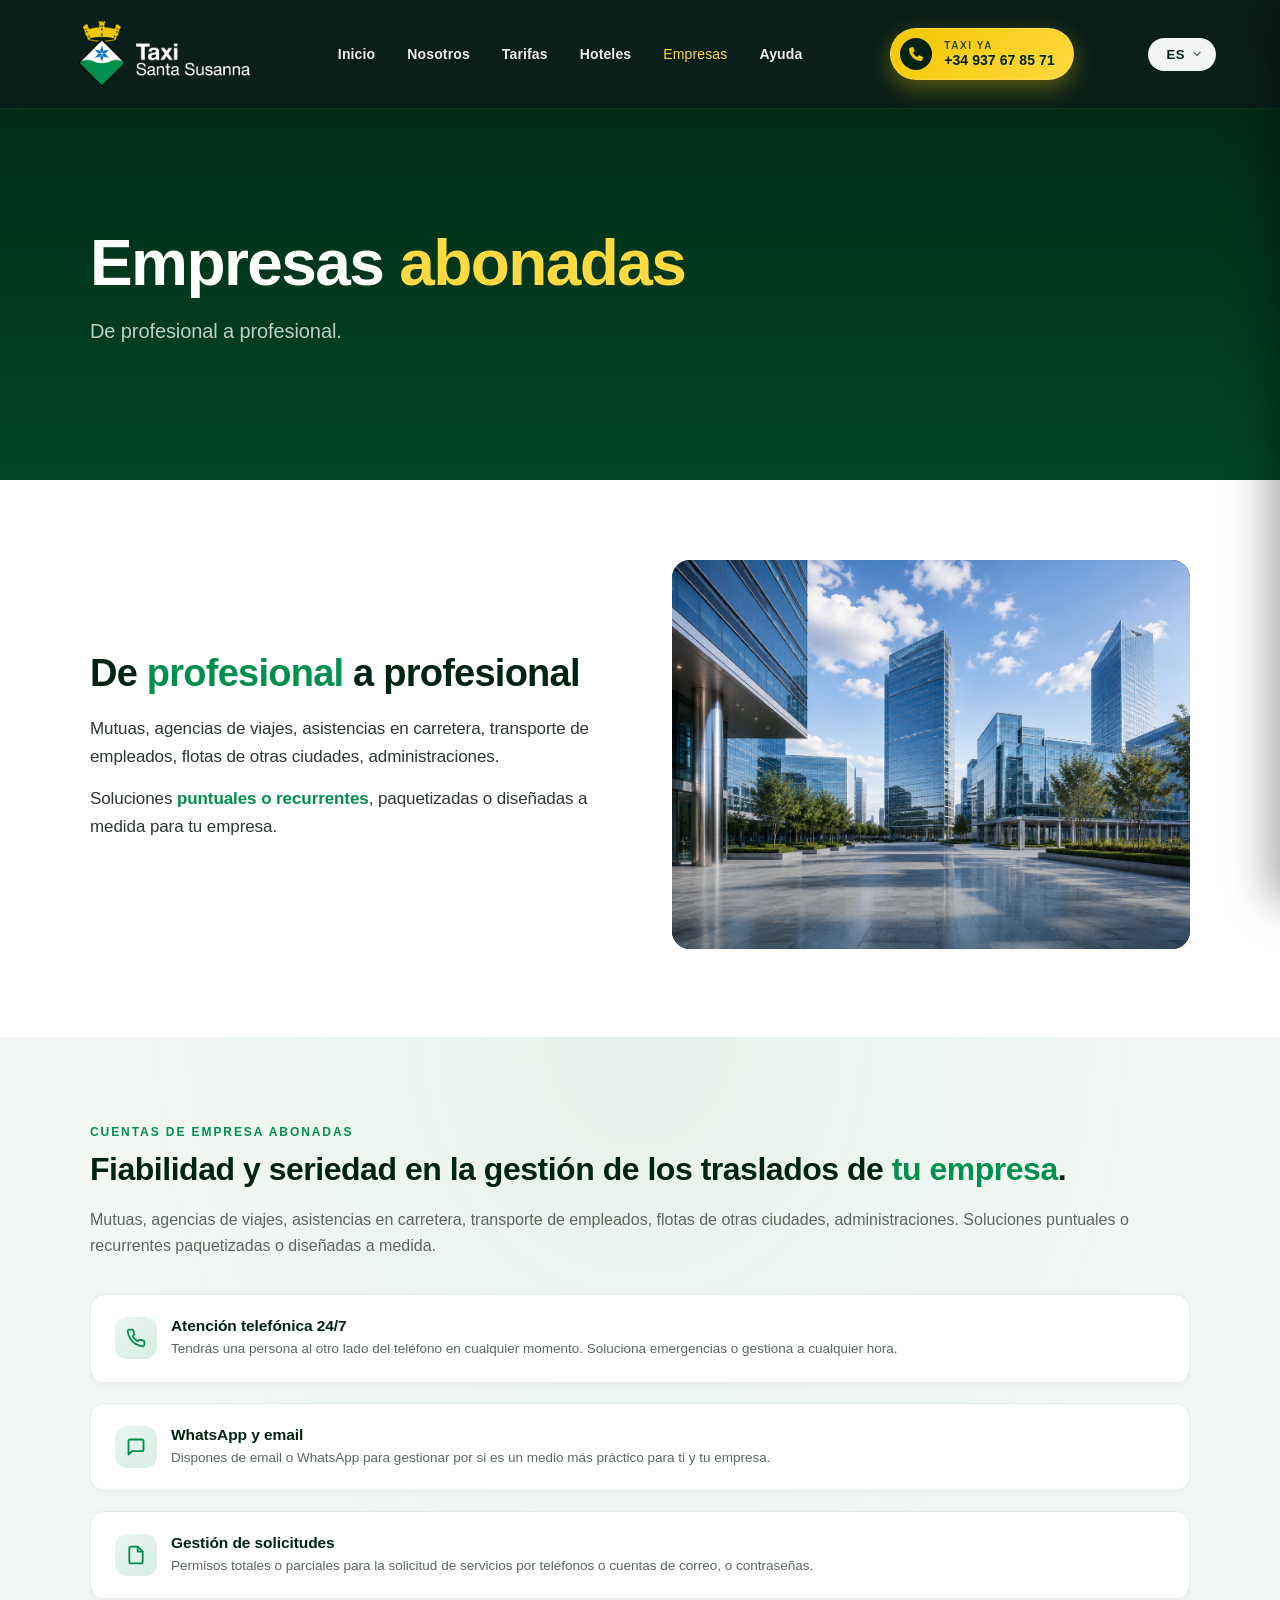
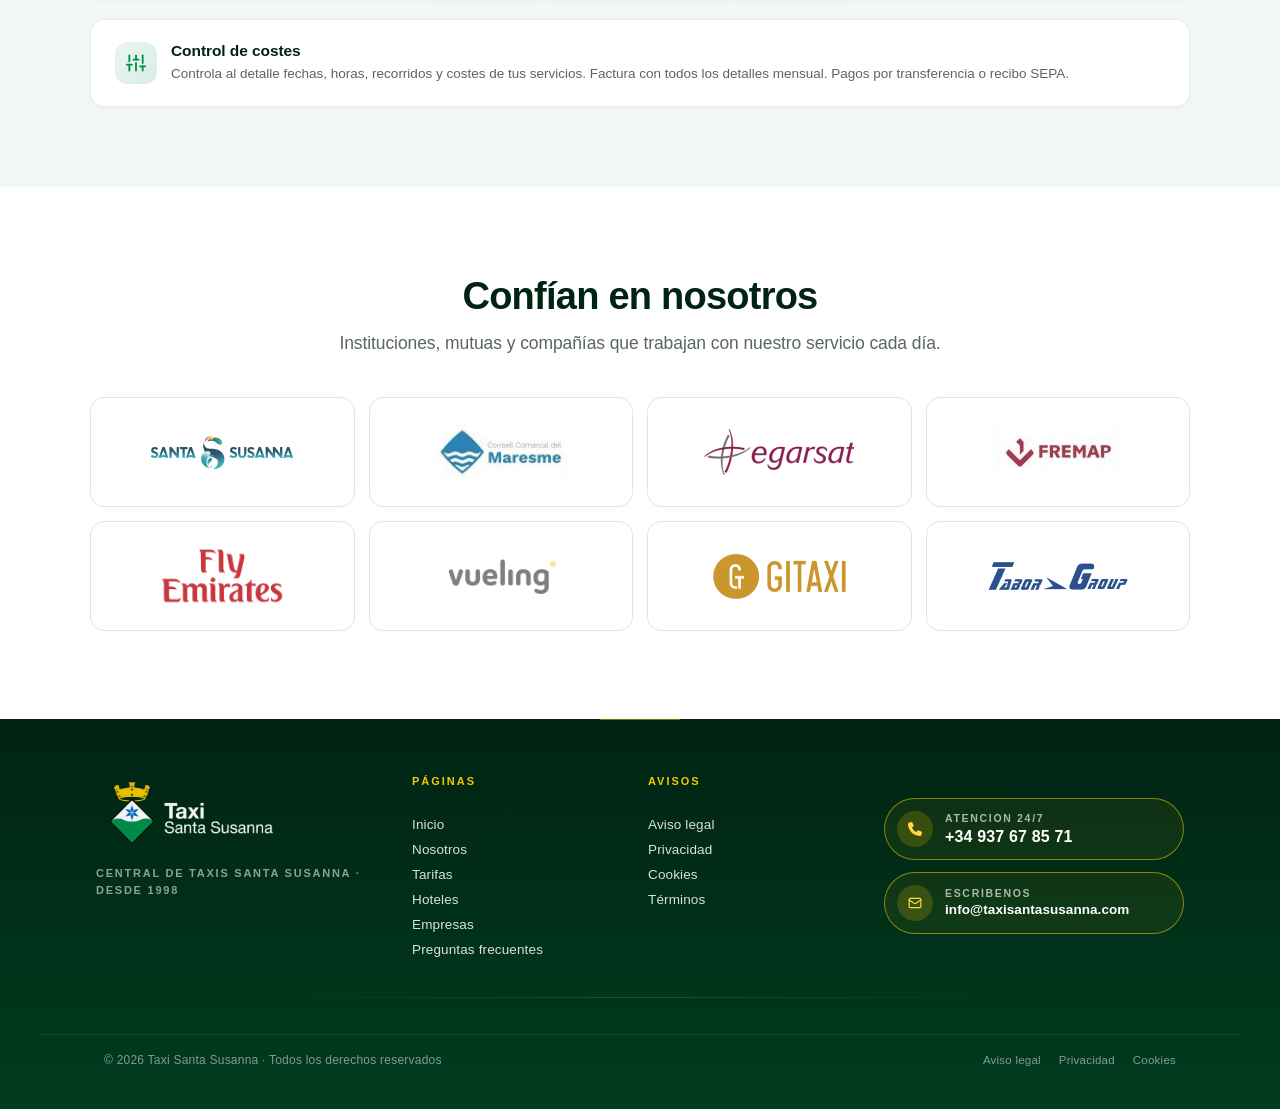
<file: empresa.html>
<!DOCTYPE html>
<html lang="es">
<head>
<meta charset="UTF-8">
<meta name="viewport" content="width=device-width, initial-scale=1.0">
<title>Empresas · Cuenta abonada para empresas · Taxi Santa Susanna</title>
<meta name="description" content="Cuenta de empresa con Taxi Santa Susanna: para mutuas, agencias, asistencias, administraciones y empresas. Cuenta abierta, factura mensual y atención directa 24/7.">
<meta name="robots" content="noindex,nofollow">

<link rel="preconnect" href="https://fonts.googleapis.com">
<link rel="preconnect" href="https://fonts.gstatic.com" crossorigin>
<link href="https://fonts.googleapis.com/css2?family=Inter:wght@400;500;600;700;800;900&display=swap" rel="stylesheet">

<link rel="stylesheet" href="styles.css?v=20260521b">

<style>
/* =====================================================================
   PREFERENT — Estilos específicos
   ===================================================================== */

/* ===== Nav CTA "Llamar" (compartido con lista-precios) ===== */
.nav-call {
  display: inline-flex;
  align-items: center;
  gap: 12px;
  padding: 9px 18px 9px 9px;
  border-radius: 999px;
  background: linear-gradient(135deg, #F3C800 0%, #FFD940 100%);
  color: #002313;
  text-decoration: none;
  border: 1.5px solid rgba(255,255,255,0.18);
  box-shadow: 0 8px 22px rgba(243,200,0,0.35);
  transition: transform 0.2s ease, box-shadow 0.2s ease;
  margin-left: 14px;
  flex-shrink: 0;
  font-family: inherit;
}
.nav-call:hover {
  transform: translateY(-1px);
  box-shadow: 0 12px 28px rgba(243,200,0,0.5);
}
.nav-call-ico {
  width: 32px;
  height: 32px;
  border-radius: 50%;
  background: #002313;
  color: #F3C800;
  display: inline-flex;
  align-items: center;
  justify-content: center;
  flex-shrink: 0;
}
.nav-call-ico svg {
  width: 14px;
  height: 14px;
  animation: nav-phone-shake 4s ease-in-out infinite;
  transform-origin: center;
}
@keyframes nav-phone-shake {
  0%, 90%, 100% { transform: rotate(0); }
  92% { transform: rotate(-14deg); }
  94% { transform: rotate(14deg); }
  96% { transform: rotate(-8deg); }
  98% { transform: rotate(6deg); }
}
.nav-call:hover .nav-call-ico svg { animation: none; }
.nav-call-text { display: flex; flex-direction: column; line-height: 1.1; }
.nav-call-label {
  font-size: 10px; font-weight: 800; letter-spacing: 0.16em;
  text-transform: uppercase; opacity: 0.78;
}
.nav-call-num {
  font-size: 14px; font-weight: 800; letter-spacing: 0.005em; margin-top: 2px;
}
@media (max-width: 720px) {
  .nav-call { padding: 6px; margin-left: 8px; gap: 0; }
  .nav-call-text { display: none; }
  .nav-call-ico { width: 36px; height: 36px; }
  .nav-call-ico svg { width: 16px; height: 16px; }
}

/* Píldora del idioma — mismo estilo que en lista-precios */
.nav .lang {
  display: inline-flex; align-items: center; gap: 6px;
  padding: 8px 12px;
  background: rgba(255,255,255,0.95);
  border: 1px solid rgba(255,255,255,0.18);
  border-radius: 999px;
  font-size: 13px; font-weight: 700;
  color: #002313;
  letter-spacing: 0.04em;
}
.nav .lang .lang-globe { width: 14px; height: 14px; color: #006435; }
.nav .lang .lang-chevron { width: 12px; height: 12px; color: #5a6660; }
@media (max-width: 720px) { .nav .lang { display: none; } }

/* Espaciado del menú principal */
.nav .menu { display: flex; gap: 32px; font-size: 14px; align-items: center; }
.nav .menu a {
  color: rgba(255,255,255,0.92); text-decoration: none;
  font-weight: 600; letter-spacing: 0.01em;
  transition: color 0.2s;
}
.nav .menu a:hover, .nav .menu a.active { color: #FFD940; }
@media (max-width: 720px) {
  .nav .menu { display: none; }
  .nav-hamburger { display: inline-flex; }
}

/* Quitar línea bajo los títulos del footer (Páginas / Avisos) */
.footer .footer-col-title {
  border-bottom: 0 !important;
  padding-bottom: 0 !important;
}

/* === Hero === */
.ap-hero {
  position: relative;
  padding: 152px 24px 56px;
  min-height: 0; height: 480px;
  background: linear-gradient(180deg, #002313 0%, #004726 100%);
  color: #ffffff;
  overflow: hidden;
  display: flex;
  align-items: center;
}
.ap-hero-inner { max-width: 1100px; margin: 0 auto; width: 100%; }
.ap-hero-eyebrow {
  display: inline-flex; align-items: center; gap: 8px;
  font-size: 13px; font-weight: 800; letter-spacing: 0.18em;
  color: #F3C800; text-transform: uppercase; margin-bottom: 14px;
}
.ap-hero-eyebrow svg { width: 14px; height: 14px; }
.ap-hero-h1 {
  font-size: 64px; font-weight: 800; line-height: 1.04;
  letter-spacing: -0.025em; margin: 0 0 20px; max-width: 860px;
}
.ap-hero-h1 .accent { color: #FFD940; }
.ap-hero-sub {
  font-size: 20px; font-weight: 500; line-height: 1.5;
  letter-spacing: -0.005em;
  color: rgba(255,255,255,0.75); max-width: 860px; margin: 0;
}
.ap-hero-sub strong { color: #FFD940; font-weight: 800; }
.ap-hero-badges {
  display: flex; flex-wrap: wrap; gap: 10px; margin-top: 22px;
}
.ap-hero-badge {
  display: inline-flex; align-items: center; gap: 6px;
  padding: 7px 13px; background: rgba(255,255,255,0.10);
  border: 1px solid rgba(243,200,0,0.30); border-radius: 999px;
  font-size: 12.5px; font-weight: 700; color: rgba(255,255,255,0.94);
}
.ap-hero-badge svg { width: 14px; height: 14px; color: #FFD940; }

@media (max-width: 720px) {
  .ap-hero { padding: 160px 20px 44px; min-height: 320px; }
  .ap-hero-h1 { font-size: 36px; letter-spacing: -0.025em; }
  .ap-hero-sub { font-size: 14.5px; }
}


/* === Sección intro texto+foto (estilo Nosotros) === */
.ap-intro {
  padding: 80px 24px 88px;
  background: #ffffff;
}
.ap-intro-inner {
  max-width: 1100px;
  margin: 0 auto;
  display: grid;
  grid-template-columns: 1fr 1fr;
  gap: 64px;
  align-items: center;
}
.ap-intro-text h2 {
  font-size: 38px;
  font-weight: 800;
  color: #002313;
  margin: 0 0 20px;
  line-height: 1.1;
  letter-spacing: -0.02em;
}
.ap-intro-accent { color: #008F4C; }
.ap-intro-text p {
  font-size: 17px;
  font-weight: 500;
  color: #2d3631;
  line-height: 1.65;
  margin: 0 0 14px;
  letter-spacing: -0.005em;
}
.ap-intro-text p strong { color: #008F4C; font-weight: 800; }
.ap-intro-img {
  position: relative;
  border-radius: 18px;
  overflow: hidden;
  aspect-ratio: 4/3;
  background: #002313;
}
.ap-intro-img img {
  width: 100%; height: 100%;
  object-fit: cover;
  object-position: center 65%;
  display: block;
}
.ap-intro-img::after {
  content: "";
  position: absolute; inset: 0;
  background: linear-gradient(180deg, transparent 60%, rgba(0,20,12,0.3) 100%);
}
@media (max-width: 800px) {
  .ap-intro-inner { grid-template-columns: 1fr; gap: 32px; }
  .ap-intro-img { aspect-ratio: 16/9; }
  .ap-intro-text h2 { font-size: 28px; }
}

/* ===========================================================
   STATE A — ANTES DE LOGIN
   =========================================================== */
.ap-pre {
  padding: 88px 24px 80px;
  background:
    radial-gradient(ellipse at top center, rgba(0,143,76,0.06) 0%, transparent 60%),
    #f4f8f5;
}
.ap-pre-inner {
  max-width: 1100px; margin: 0 auto;
}

/* Beneficios (col izquierda) */
.ap-benefits-eyebrow {
  font-size: 12px; font-weight: 800; letter-spacing: 0.16em;
  text-transform: uppercase; color: #008F4C; margin-bottom: 12px;
}
.ap-benefits-title {
  font-size: 32px; font-weight: 800; line-height: 1.15;
  letter-spacing: -0.015em; color: #002313; margin: 0 0 20px;
}
.ap-benefits-title .accent { color: #008F4C; }
.ap-benefits-lead {
  font-size: 16px; line-height: 1.6; color: #5a6660; margin: 0 0 36px;
}

.ap-benefits-list {
  list-style: none; padding: 0; margin: 0;
  display: grid; gap: 20px;
}
.ap-benefit {
  display: flex; align-items: flex-start; gap: 14px;
  padding: 22px 24px; background: #ffffff;
  border: 1px solid #e6ece8; border-radius: 14px;
  box-shadow: 0 2px 8px rgba(0,35,19,0.03);
  transition: border-color 0.2s, transform 0.2s, box-shadow 0.2s;
}
.ap-benefit:hover {
  border-color: #B2DDC9; transform: translateY(-1px);
  box-shadow: 0 10px 22px rgba(0,35,19,0.06);
}
.ap-benefit-icon {
  flex-shrink: 0; width: 42px; height: 42px;
  border-radius: 12px;
  background: linear-gradient(135deg, #EAF6F0 0%, #D8EEE4 100%);
  color: #008F4C; display: inline-flex; align-items: center; justify-content: center;
}
.ap-benefit-icon svg { width: 20px; height: 20px; }
.ap-benefit-body h4 {
  margin: 0 0 4px; font-size: 15.5px; font-weight: 800;
  color: #002313; letter-spacing: -0.005em;
}
.ap-benefit-body p {
  margin: 0; font-size: 13.5px; line-height: 1.5; color: #5a6660;
}

.ap-benefits-cta {
  margin-top: 28px; padding: 18px 22px;
  background: linear-gradient(135deg, #002313 0%, #004726 100%);
  border-radius: 14px; color: #ffffff;
  display: flex; align-items: center; gap: 16px; flex-wrap: wrap;
}
.ap-benefits-cta-text { flex: 1 1 220px; }
.ap-benefits-cta-text strong { color: #FFD940; font-weight: 800; }
.ap-benefits-cta-text p { margin: 0; font-size: 14px; line-height: 1.5; }
.ap-benefits-cta-text small { font-size: 11.5px; color: rgba(255,255,255,0.65); letter-spacing: 0.04em; text-transform: uppercase; font-weight: 700; }
.ap-benefits-cta-mail {
  display: inline-flex; align-items: center; gap: 8px;
  padding: 11px 18px; background: #F3C800; color: #002313;
  font-weight: 800; font-size: 13.5px; text-decoration: none;
  border-radius: 999px; letter-spacing: -0.005em;
  transition: background 0.2s, transform 0.2s;
}
.ap-benefits-cta-mail svg { width: 15px; height: 15px; }
.ap-benefits-cta-mail:hover { background: #FFD940; transform: translateY(-1px); }

/* Login card (col derecha) */

.ap-field { margin-bottom: 14px; position: relative; }
.ap-field label {
  display: block; font-size: 11.5px; font-weight: 800;
  letter-spacing: 0.08em; text-transform: uppercase;
  color: #5a6660; margin-bottom: 6px;
}
.ap-field input[type="text"],
.ap-field input[type="password"] {
  width: 100%; padding: 13px 44px 13px 44px; height: 48px;
  border-radius: 12px; border: 1.5px solid #e0e6e2;
  font-size: 14.5px; font-family: inherit; color: #1a2620;
  outline: none; background: #ffffff; box-sizing: border-box;
  transition: border-color 0.2s, box-shadow 0.2s;
}
.ap-field input:hover { border-color: #B2DDC9; }
.ap-field input:focus {
  border-color: #008F4C;
  box-shadow: 0 0 0 4px rgba(0,143,76,0.12);
}
.ap-field-icon {
  position: absolute; left: 14px; bottom: 14px;
  color: #8a9590; width: 18px; height: 18px; pointer-events: none;
}
.ap-field-eye {
  position: absolute; right: 12px; bottom: 9px;
  width: 30px; height: 30px; border: 0; border-radius: 8px;
  background: transparent; color: #5a6660; cursor: pointer;
  display: inline-flex; align-items: center; justify-content: center;
  transition: background 0.2s, color 0.2s;
}
.ap-field-eye:hover { background: #EAF6F0; color: #008F4C; }
.ap-field-eye svg { width: 17px; height: 17px; }

.ap-remember { display: inline-flex; align-items: center; gap: 8px; cursor: pointer; color: #5a6660; font-weight: 600; }
.ap-remember input { width: 16px; height: 16px; accent-color: #008F4C; cursor: pointer; }
.ap-forgot { color: #008F4C; text-decoration: none; font-weight: 700; }
.ap-forgot:hover { text-decoration: underline; }



@media (max-width: 720px) {
  .ap-pre { padding: 44px 18px 64px; }
  .ap-hero-h1 { font-size: 38px; }
  .ap-hero-sub { font-size: 16px; }
  .ap-benefits-title { font-size: 26px; }
}

/* ====== Tarjeta de servicios (trasladado desde Nosotros) ====== */
.svc-section { padding: 56px 24px; background: #fafdfb; }
.svc-section-inner { max-width: 1100px; margin: 0 auto; }
.svc-card {
  position: relative; overflow: hidden;
  background: #ffffff;
  border: 1px solid #e6ece8;
  border-radius: 22px;
  padding: 40px 44px;
  box-shadow: 0 12px 34px rgba(0,35,19,0.06);
}
.svc-card::before {
  content: ""; position: absolute; top: 0; left: 0;
  width: 5px; height: 100%;
  background: linear-gradient(180deg, #008F4C 0%, #F3C800 100%);
}
.svc-eyebrow {
  font-size: 11px; font-weight: 800; letter-spacing: 0.18em;
  color: #008F4C; text-transform: uppercase; margin-bottom: 8px;
  display: inline-flex; align-items: center; gap: 8px;
}
.svc-eyebrow svg { width: 15px; height: 15px; }
.svc-card h2 {
  font-size: 25px; font-weight: 800; color: #002313;
  margin: 0 0 26px; letter-spacing: -0.015em; line-height: 1.15;
}
.svc-list {
  list-style: none; margin: 0; padding: 0;
  display: grid; grid-template-columns: 1fr 1fr; gap: 16px 40px;
}
.svc-list li {
  display: flex; align-items: flex-start; gap: 13px;
  font-size: 15.5px; font-weight: 600; color: #2d3631; line-height: 1.4;
}
.svc-list li::before {
  content: ""; flex-shrink: 0; margin-top: 1px;
  width: 24px; height: 24px; border-radius: 50%;
  background: #EAF6F0 url("data:image/svg+xml;utf8,<svg xmlns='http://www.w3.org/2000/svg' viewBox='0 0 24 24' fill='none' stroke='%23008F4C' stroke-width='3.2' stroke-linecap='round' stroke-linejoin='round'><polyline points='20 6 9 17 4 12'/></svg>") no-repeat center / 14px;
}
@media (max-width: 720px) {
  .svc-section { padding: 36px 18px; }
  .svc-card { padding: 30px 24px; border-radius: 18px; }
  .svc-card h2 { font-size: 21px; margin-bottom: 20px; }
  .svc-list { grid-template-columns: 1fr; gap: 14px; }
}

/* Vista logueada — grid superior (bienvenida + agenda) + soporte abajo */
.ap-top-grid {
  display: grid;
  grid-template-columns: 1fr 1.25fr;
  gap: 24px;
  align-items: stretch;
  margin-bottom: 24px;
}
.ap-top-grid .ap-welcome {
  margin-bottom: 0;
  flex-direction: column;
  align-items: flex-start;
  justify-content: center;
}
.ap-agenda-card { width: 100%; }
.ap-support { margin-top: 0; }
@media (max-width: 880px) {
  .ap-top-grid { grid-template-columns: 1fr; }
  .ap-top-grid .ap-welcome { flex-direction: row; align-items: center; }
}
.ap-history-list { display: flex; flex-direction: column; gap: 10px; }
.ap-history-row {
  display: grid;
  grid-template-columns: 76px 1fr auto;
  align-items: center;
  gap: 16px;
  padding: 14px 16px;
  background: #fafdfb;
  border: 1px solid #e6ece8;
  border-radius: 12px;
  transition: border-color 0.2s ease, transform 0.2s ease;
}
.ap-history-row:hover { border-color: #B2DDC9; transform: translateX(2px); }
.ap-history-when { display: flex; flex-direction: column; line-height: 1.2; }
.ap-history-when .d { font-size: 12px; font-weight: 800; color: #008F4C; text-transform: uppercase; letter-spacing: 0.04em; }
.ap-history-when .t { font-size: 15px; font-weight: 800; color: #002313; }
.ap-history-route { display: flex; flex-direction: column; gap: 2px; min-width: 0; }
.ap-history-route .r { font-size: 14.5px; font-weight: 700; color: #1a2620; letter-spacing: -0.005em; line-height: 1.3; }
.ap-history-route .meta { font-size: 12.5px; color: #8a9590; font-weight: 600; }
.ap-history-status {
  font-size: 11px; font-weight: 800; letter-spacing: 0.04em;
  padding: 6px 12px; border-radius: 999px; white-space: nowrap; text-transform: uppercase;
}
.ap-history-status.done { background: #EAF6F0; color: #006435; }
.ap-history-status.next { background: rgba(243,200,0,0.18); color: #8a6a00; }
.ap-history-foot {
  display: flex; align-items: center; justify-content: space-between;
  margin-top: 18px; padding-top: 16px; border-top: 1px solid #e6ece8;
}
.ap-history-count { font-size: 13px; font-weight: 700; color: #5a6660; }
.ap-history-link { font-size: 13.5px; font-weight: 800; color: #008F4C; text-decoration: none; }
.ap-history-link:hover { color: #006435; }
@media (max-width: 560px) {
  .ap-history-row { grid-template-columns: 64px 1fr; gap: 10px 12px; }
  .ap-history-status { grid-column: 2; justify-self: start; margin-top: 2px; }
}

/* Partners — solo logo. La tarjeta es solo un contenedor visual; el contenido viene
   de un loop (CPT 'partner' con featured_image) en el theme de WordPress. */
.qs-partners-section {
  background: linear-gradient(180deg, #ffffff 0%, #f8faf6 100%);
}
.qs-partners-grid {
  display: grid;
  grid-template-columns: repeat(4, 1fr);
  gap: 14px;
}
.qs-partner {
  background: white;
  border: 0.5px solid #e0e6e2;
  border-radius: 14px;
  height: 110px;
  padding: 18px 22px;
  display: flex;
  align-items: center;
  justify-content: center;
  position: relative;
  overflow: hidden;
  transition: transform 0.3s ease, box-shadow 0.3s ease, border-color 0.3s ease;
}
.qs-partner::before {
  content: "";
  position: absolute;
  top: 0; left: 0; right: 0;
  height: 2px;
  background: #008F4C;
  transform: scaleX(0);
  transform-origin: left;
  transition: transform 0.3s ease;
}
.qs-partner:hover {
  border-color: #B2DDC9;
  transform: translateY(-3px);
  box-shadow: 0 12px 28px rgba(0,143,76,0.1);
}
.qs-partner:hover::before { transform: scaleX(1); }
.qs-partner img {
  max-height: 100%;
  max-width: 100%;
  width: auto;
  height: auto;
  object-fit: contain;
  filter: grayscale(20%);
  opacity: 0.92;
  transition: filter 0.3s ease, opacity 0.3s ease, transform 0.3s ease;
}
.qs-partner:hover img {
  filter: grayscale(0%);
  opacity: 1;
  transform: scale(1.06);
}

/* Partners — layout base */
.qs-section {
  padding: 88px 24px;
  background: #ffffff;
}
.qs-section-inner {
  max-width: 1100px;
  margin: 0 auto;
}
.qs-section-title {
  font-size: 38px;
  font-weight: 800;
  color: #002313;
  text-align: center;
  margin: 0 0 12px;
  line-height: 1.12;
  letter-spacing: -0.02em;
}
.qs-section-sub {
  font-size: 17.5px;
  font-weight: 500;
  color: #5a6660;
  text-align: center;
  max-width: 720px;
  margin: 0 auto 40px;
  line-height: 1.55;
  letter-spacing: -0.005em;
}
/* Partners responsive */
@media (min-width: 481px) and (max-width: 1023px) {
  .qs-partners-grid { grid-template-columns: repeat(3, 1fr); }
}
@media (max-width: 480px) {
  .qs-partners-grid { grid-template-columns: repeat(2, 1fr); gap: 12px; }
}
</style>
</head>
<body>

<!-- ====== HEADER (inyectado por nav.js) ====== -->
<div id="site-header"></div>

<main>

<!-- ====== HERO ====== -->
<section class="ap-hero">  <div class="ap-hero-inner">
    <h1 class="ap-hero-h1">Empresas <span class="accent">abonadas</span></h1>
    <p class="ap-hero-sub">De profesional a profesional.</p>
  </div>
</section>




<!-- ====== STATE A — ANTES DE LOGIN ====== -->


<section class="ap-intro">
  <div class="ap-intro-inner">
    <div class="ap-intro-text">
      <h2>De <span class="ap-intro-accent">profesional</span> a profesional</h2>
      <p>Mutuas, agencias de viajes, asistencias en carretera, transporte de empleados, flotas de otras ciudades, administraciones.</p><p>Soluciones <strong>puntuales o recurrentes</strong>, paquetizadas o diseñadas a medida para tu empresa.</p>
    </div>
    <div class="ap-intro-img">
      <img src="images/hero-empresa-premium.jpg" alt="Taxi Santa Susanna en distrito de negocios" loading="eager">
    </div>
  </div>
</section>

<section class="ap-pre" id="ap-state-pre">
  <div class="ap-pre-inner">

    <!-- Col izquierda: Beneficios -->
    <div class="ap-benefits">
      <div class="ap-benefits-eyebrow">Cuentas de empresa abonadas</div>
      <h2 class="ap-benefits-title">Fiabilidad y seriedad en la gestión de los traslados de <span class="accent">tu empresa</span>.</h2>
      <p class="ap-benefits-lead">Mutuas, agencias de viajes, asistencias en carretera, transporte de empleados, flotas de otras ciudades, administraciones. Soluciones puntuales o recurrentes paquetizadas o diseñadas a medida.</p>

      <ul class="ap-benefits-list">
        <li class="ap-benefit">
          <span class="ap-benefit-icon">
            <svg xmlns="http://www.w3.org/2000/svg" viewBox="0 0 24 24" fill="none" stroke="currentColor" stroke-width="2.2" stroke-linecap="round" stroke-linejoin="round"><path d="M22 16.92v3a2 2 0 0 1-2.18 2 19.79 19.79 0 0 1-8.63-3.07 19.5 19.5 0 0 1-6-6 19.79 19.79 0 0 1-3.07-8.67A2 2 0 0 1 4.11 2h3a2 2 0 0 1 2 1.72 12.84 12.84 0 0 0 .7 2.81 2 2 0 0 1-.45 2.11L8.09 9.91a16 16 0 0 0 6 6l1.27-1.27a2 2 0 0 1 2.11-.45 12.84 12.84 0 0 0 2.81.7A2 2 0 0 1 22 16.92z"/></svg>
          </span>
          <div class="ap-benefit-body">
            <h4>Atención telefónica 24/7</h4>
            <p>Tendrás una persona al otro lado del teléfono en cualquier momento. Soluciona emergencias o gestiona a cualquier hora.</p>
          </div>
        </li>
        <li class="ap-benefit">
          <span class="ap-benefit-icon">
            <svg xmlns="http://www.w3.org/2000/svg" viewBox="0 0 24 24" fill="none" stroke="currentColor" stroke-width="2.2" stroke-linecap="round" stroke-linejoin="round"><path d="M21 15a2 2 0 0 1-2 2H7l-4 4V5a2 2 0 0 1 2-2h14a2 2 0 0 1 2 2z"/></svg>
          </span>
          <div class="ap-benefit-body">
            <h4>WhatsApp y email</h4>
            <p>Dispones de email o WhatsApp para gestionar por si es un medio más práctico para ti y tu empresa.</p>
          </div>
        </li>
        <li class="ap-benefit">
          <span class="ap-benefit-icon">
            <svg xmlns="http://www.w3.org/2000/svg" viewBox="0 0 24 24" fill="none" stroke="currentColor" stroke-width="2.2" stroke-linecap="round" stroke-linejoin="round"><path d="M14 2H6a2 2 0 0 0-2 2v16a2 2 0 0 0 2 2h12a2 2 0 0 0 2-2V8z"/><polyline points="14 2 14 8 20 8"/></svg>
          </span>
          <div class="ap-benefit-body">
            <h4>Gestión de solicitudes</h4>
            <p>Permisos totales o parciales para la solicitud de servicios por teléfonos o cuentas de correo, o contraseñas.</p>
          </div>
        </li>
        <li class="ap-benefit">
          <span class="ap-benefit-icon">
            <svg xmlns="http://www.w3.org/2000/svg" viewBox="0 0 24 24" fill="none" stroke="currentColor" stroke-width="2.2" stroke-linecap="round" stroke-linejoin="round"><line x1="4" x2="4" y1="21" y2="14"/><line x1="4" x2="4" y1="10" y2="3"/><line x1="12" x2="12" y1="21" y2="12"/><line x1="12" x2="12" y1="8" y2="3"/><line x1="20" x2="20" y1="21" y2="16"/><line x1="20" x2="20" y1="12" y2="3"/><line x1="1" x2="7" y1="14" y2="14"/><line x1="9" x2="15" y1="8" y2="8"/><line x1="17" x2="23" y1="16" y2="16"/></svg>
          </span>
          <div class="ap-benefit-body">
            <h4>Control de costes</h4>
            <p>Controla al detalle fechas, horas, recorridos y costes de tus servicios. Factura con todos los detalles mensual. Pagos por transferencia o recibo SEPA.</p>
          </div>
        </li>
      </ul>

    </div>
  </div>
</section>



<!-- ====== PARTNERS ====== -->
<section class="qs-section qs-partners-section">
  <div class="qs-section-inner">
    <h2 class="qs-section-title">Confían en nosotros</h2>
    <p class="qs-section-sub">Instituciones, mutuas y compañías que trabajan con nuestro servicio cada día.</p>
    <!-- Partners: solo el logo + alt. Estructura preparada para WP loop (CPT 'partner' con featured_image). -->
    <div class="qs-partners-grid">
      <div class="qs-partner"><img src="images/partner-santa-susanna.png" alt="Ajuntament de Santa Susanna" loading="lazy"></div>
      <div class="qs-partner"><img src="images/partner-consell-comarcal.jpg" alt="Consell Comarcal del Maresme" loading="lazy"></div>
      <div class="qs-partner"><img src="images/partner-egarsat.png" alt="Egarsat — Mutua" loading="lazy"></div>
      <div class="qs-partner"><img src="images/partner-fremap.jpg" alt="Fremap — Mutua" loading="lazy"></div>
      <div class="qs-partner"><img src="images/partner-emirates.png" alt="Fly Emirates" loading="lazy"></div>
      <div class="qs-partner"><img src="images/partner-vueling.png" alt="Vueling" loading="lazy"></div>
      <div class="qs-partner"><img src="images/partner-gitaxi.png" alt="GitTaxi" loading="lazy"></div>
      <div class="qs-partner"><img src="images/partner-tabos-grup.png" alt="Tabós Grup" loading="lazy"></div>
    </div>
  </div>
</section>

</main>

<!-- ====== FOOTER ====== -->
<footer class="footer" aria-label="Pie de página">
  <div class="footer-inner">
    <div class="footer-grid">
      <div class="footer-col footer-col-brand">
        <a href="index.html" class="footer-logo-link">
          <img src="images/logo.png" alt="Taxi Santa Susanna" class="footer-logo-img">
        </a>
        <p class="footer-tagline">Central de taxis Santa Susanna · desde 1998</p>
      </div>
      <div class="footer-col">
        <h4 class="footer-col-title">Páginas</h4>
        <nav class="footer-nav">
          
          <a href="index.html">Inicio</a>
          <a href="quienes-somos.html">Nosotros</a>
          <a href="tarifas.html">Tarifas</a>
          <a href="hoteles.html">Hoteles</a>
          <a href="empresa.html">Empresas</a>
          <a href="preguntas-frecuentes.html">Preguntas frecuentes</a>
        </nav>
      </div>
      <div class="footer-col">
        <h4 class="footer-col-title">Avisos</h4>
        <nav class="footer-nav">
          <a href="#">Aviso legal</a>
          <a href="#">Privacidad</a>
          <a href="#">Cookies</a>
          <a href="#">Términos</a>
        </nav>
      </div>
      <div class="footer-col footer-col-cta">
        <a href="tel:+34937678571" class="footer-phone-cta footer-cta-phone">
          <span class="footer-phone-cta-icon"><svg xmlns="http://www.w3.org/2000/svg" viewBox="0 0 512 512" fill="currentColor"><path d="M164.9 24.6c-7.7-18.6-28-28.5-47.4-23.2l-88 24C12.1 30.2 0 46 0 64C0 311.4 200.6 512 448 512c18 0 33.8-12.1 38.6-29.5l24-88c5.3-19.4-4.6-39.7-23.2-47.4l-96-40c-16.3-6.8-35.2-2.1-46.3 11.6L304.7 368C234.3 334.7 177.3 277.7 144 207.3L193.3 167c13.7-11.2 18.4-30 11.6-46.3l-40-96z"/></svg></span>
          <span class="footer-phone-cta-text"><span class="footer-phone-cta-label">Atención 24/7</span><span class="footer-phone-cta-num">+34 937 67 85 71</span></span>
        </a>
        <a href="mailto:info@taxisantasusanna.com" class="footer-phone-cta footer-cta-email">
          <span class="footer-phone-cta-icon"><svg xmlns="http://www.w3.org/2000/svg" viewBox="0 0 24 24" fill="none" stroke="currentColor" stroke-width="2" stroke-linecap="round" stroke-linejoin="round" aria-hidden="true"><rect width="20" height="16" x="2" y="4" rx="2"/><path d="m22 7-8.97 5.7a1.94 1.94 0 0 1-2.06 0L2 7"/></svg></span>
          <span class="footer-phone-cta-text"><span class="footer-phone-cta-label">Escríbenos</span><span class="footer-phone-cta-num">info@taxisantasusanna.com</span></span>
        </a>
      </div>
    </div>
    <div class="footer-divider"></div>
    <div class="footer-bottom">
      <div class="footer-copy">© 2026 Taxi Santa Susanna · Todos los derechos reservados</div>
      <div class="footer-legal">
        <a href="#">Aviso legal</a>
        <a href="#">Privacidad</a>
        <a href="#">Cookies</a>
      </div>
    </div>
  </div>
</footer>

<script>
// ============================================================
// MOCKUP TOGGLE — Cambia entre estado pre/post login
// ============================================================
(function(){
  const tabs = document.querySelector('.ap-view-switch-tabs');
  const pre  = document.getElementById('ap-state-pre');
  const post = document.getElementById('ap-state-post');
  if (!tabs) return;
  tabs.addEventListener('click', e => {
    const btn = e.target.closest('button');
    if (!btn) return;
    tabs.querySelectorAll('button').forEach(b => b.classList.toggle('is-on', b === btn));
    const state = btn.dataset.state;
    if (state === 'pre') {
      pre.style.display = '';
      post.classList.remove('is-visible');
    } else {
      pre.style.display = 'none';
      post.classList.add('is-visible');
    }
    // Scroll suave hasta el contenido (debajo del selector)
    const target = state === 'pre' ? pre : post;
    if (target) target.scrollIntoView({ behavior: 'smooth', block: 'start' });
  });
})();

// Mostrar/ocultar contraseña en login
(function(){
  const btn = document.getElementById('ap-toggle-pass');
  const inp = document.getElementById('ap-pass');
  if (!btn || !inp) return;
  btn.addEventListener('click', () => {
    inp.type = inp.type === 'password' ? 'text' : 'password';
  });
})();

// Mostrar/ocultar contraseña en credenciales AGENDA
(function(){
  const btn  = document.getElementById('ap-pass-toggle');
  const code = document.getElementById('ap-pass-val');
  if (!btn || !code) return;
  let shown = false;
  btn.addEventListener('click', () => {
    shown = !shown;
    code.textContent = shown ? code.dataset.real : code.dataset.mask;
    code.classList.toggle('ap-cred-mask', !shown);
  });
})();

// Copiar credenciales
(function(){
  document.querySelectorAll('[data-copy-target]').forEach(btn => {
    btn.addEventListener('click', async () => {
      const target = document.getElementById(btn.dataset.copyTarget);
      if (!target) return;
      const text = target.dataset.real || target.textContent;
      try {
        await navigator.clipboard.writeText(text);
        btn.classList.add('ap-cred-copied');
        setTimeout(() => btn.classList.remove('ap-cred-copied'), 1200);
      } catch (e) { console.error(e); }
    });
  });
})();
</script>
<script>
</script>


<script src="nav.js"></script>
</body>
</html>
</file>
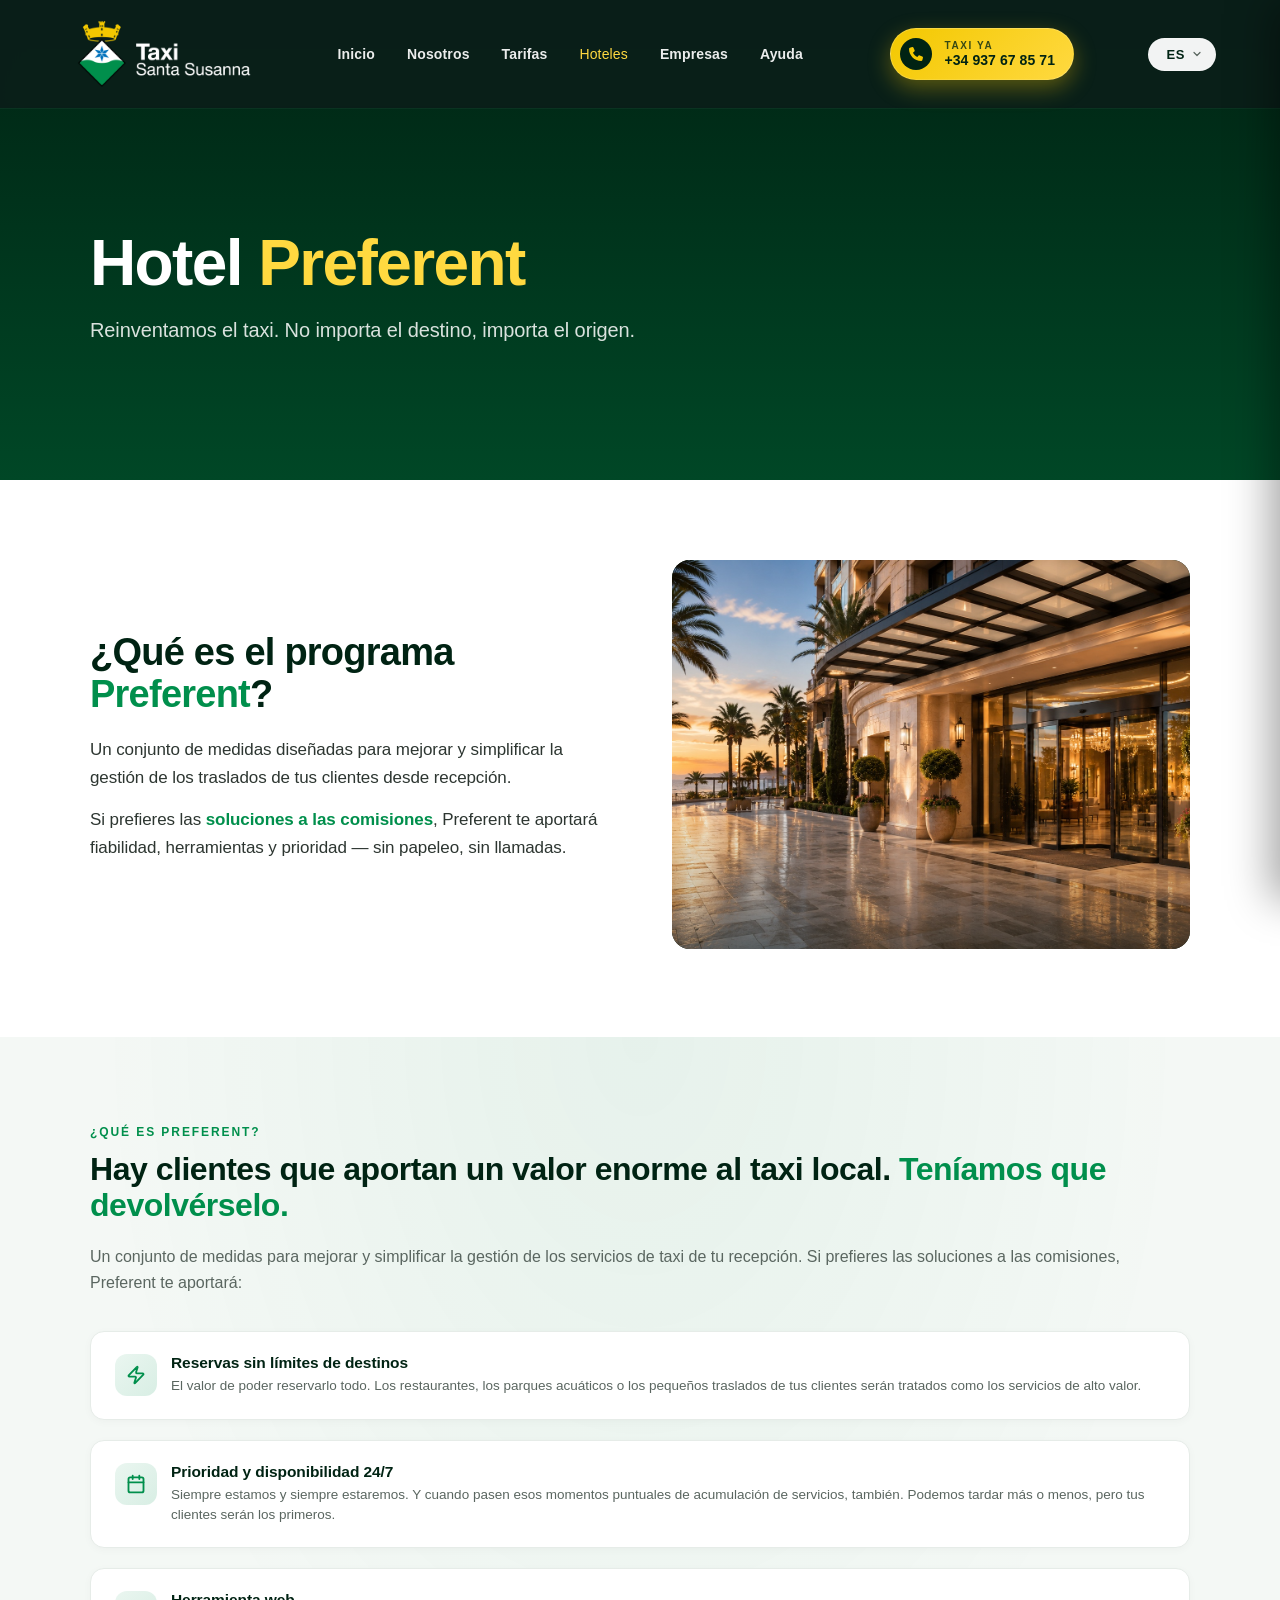
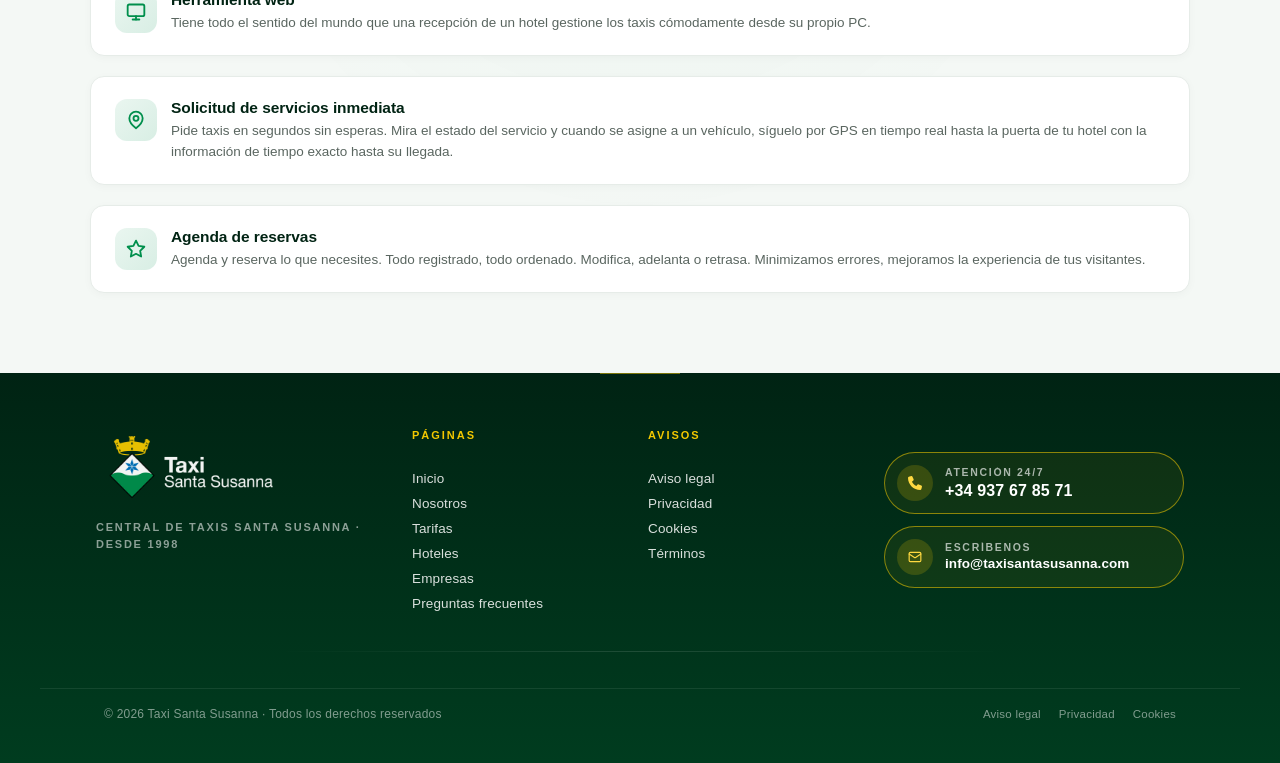
<file: hoteles.html>
<!DOCTYPE html>
<html lang="es">
<head>
<meta charset="UTF-8">
<meta name="viewport" content="width=device-width, initial-scale=1.0">
<title>Hoteles · Programa Preferent para hoteles colaboradores · Taxi Santa Susanna</title>
<meta name="description" content="Programa Preferent: portal exclusivo para hoteles y establecimientos colaboradores de Taxi Santa Susanna. Acceso directo a la AGENDA TAXI para gestionar las reservas de vuestros clientes.">
<meta name="robots" content="noindex,nofollow">

<link rel="preconnect" href="https://fonts.googleapis.com">
<link rel="preconnect" href="https://fonts.gstatic.com" crossorigin>
<link href="https://fonts.googleapis.com/css2?family=Inter:wght@400;500;600;700;800;900&display=swap" rel="stylesheet">

<link rel="stylesheet" href="styles.css?v=20260521b">

<style>
/* =====================================================================
   PREFERENT — Estilos específicos
   ===================================================================== */

/* ===== Nav CTA "Llamar" (compartido con lista-precios) ===== */
.nav-call {
  display: inline-flex;
  align-items: center;
  gap: 12px;
  padding: 9px 18px 9px 9px;
  border-radius: 999px;
  background: linear-gradient(135deg, #F3C800 0%, #FFD940 100%);
  color: #002313;
  text-decoration: none;
  border: 1.5px solid rgba(255,255,255,0.18);
  box-shadow: 0 8px 22px rgba(243,200,0,0.35);
  transition: transform 0.2s ease, box-shadow 0.2s ease;
  margin-left: 14px;
  flex-shrink: 0;
  font-family: inherit;
}
.nav-call:hover {
  transform: translateY(-1px);
  box-shadow: 0 12px 28px rgba(243,200,0,0.5);
}
.nav-call-ico {
  width: 32px;
  height: 32px;
  border-radius: 50%;
  background: #002313;
  color: #F3C800;
  display: inline-flex;
  align-items: center;
  justify-content: center;
  flex-shrink: 0;
}
.nav-call-ico svg {
  width: 14px;
  height: 14px;
  animation: nav-phone-shake 4s ease-in-out infinite;
  transform-origin: center;
}
@keyframes nav-phone-shake {
  0%, 90%, 100% { transform: rotate(0); }
  92% { transform: rotate(-14deg); }
  94% { transform: rotate(14deg); }
  96% { transform: rotate(-8deg); }
  98% { transform: rotate(6deg); }
}
.nav-call:hover .nav-call-ico svg { animation: none; }
.nav-call-text { display: flex; flex-direction: column; line-height: 1.1; }
.nav-call-label {
  font-size: 10px; font-weight: 800; letter-spacing: 0.16em;
  text-transform: uppercase; opacity: 0.78;
}
.nav-call-num {
  font-size: 14px; font-weight: 800; letter-spacing: 0.005em; margin-top: 2px;
}
@media (max-width: 720px) {
  .nav-call { padding: 6px; margin-left: 8px; gap: 0; }
  .nav-call-text { display: none; }
  .nav-call-ico { width: 36px; height: 36px; }
  .nav-call-ico svg { width: 16px; height: 16px; }
}

/* Píldora del idioma — mismo estilo que en lista-precios */
.nav .lang {
  display: inline-flex; align-items: center; gap: 6px;
  padding: 8px 12px;
  background: rgba(255,255,255,0.95);
  border: 1px solid rgba(255,255,255,0.18);
  border-radius: 999px;
  font-size: 13px; font-weight: 700;
  color: #002313;
  letter-spacing: 0.04em;
}
.nav .lang .lang-globe { width: 14px; height: 14px; color: #006435; }
.nav .lang .lang-chevron { width: 12px; height: 12px; color: #5a6660; }
@media (max-width: 720px) { .nav .lang { display: none; } }

/* Espaciado del menú principal */
.nav .menu { display: flex; gap: 32px; font-size: 14px; align-items: center; }
.nav .menu a {
  color: rgba(255,255,255,0.92); text-decoration: none;
  font-weight: 600; letter-spacing: 0.01em;
  transition: color 0.2s;
}
.nav .menu a:hover, .nav .menu a.active { color: #FFD940; }
@media (max-width: 720px) {
  .nav .menu { display: none; }
  .nav-hamburger { display: inline-flex; }
}

/* Quitar línea bajo los títulos del footer (Páginas / Avisos) */
.footer .footer-col-title {
  border-bottom: 0 !important;
  padding-bottom: 0 !important;
}

/* === Hero === */
.ap-hero {
  position: relative;
  padding: 152px 24px 56px;
  min-height: 0; height: 480px;
  background: linear-gradient(180deg, #002313 0%, #004726 100%);
  color: #ffffff;
  overflow: hidden;
  display: flex;
  align-items: center;
}
.ap-hero-inner { max-width: 1100px; margin: 0 auto; width: 100%; }
.ap-hero-eyebrow {
  display: inline-flex; align-items: center; gap: 8px;
  font-size: 13px; font-weight: 800; letter-spacing: 0.18em;
  color: #F3C800; text-transform: uppercase; margin-bottom: 14px;
}
.ap-hero-eyebrow svg { width: 14px; height: 14px; }
.ap-hero-h1 {
  font-size: 64px; font-weight: 800; line-height: 1.04;
  letter-spacing: -0.025em; margin: 0 0 18px; max-width: 1100px;
}
.ap-hero-h1 .accent { color: #FFD940; }
.ap-hero-sub {
  font-size: 20px; font-weight: 500; line-height: 1.55;
  letter-spacing: -0.005em;
  color: rgba(255,255,255,0.85); max-width: 720px; margin: 0;
}
.ap-hero-sub strong { color: #FFD940; font-weight: 800; }
.ap-hero-badges {
  display: flex; flex-wrap: wrap; gap: 10px; margin-top: 22px;
}
.ap-hero-badge {
  display: inline-flex; align-items: center; gap: 6px;
  padding: 7px 13px; background: rgba(255,255,255,0.10);
  border: 1px solid rgba(243,200,0,0.30); border-radius: 999px;
  font-size: 12.5px; font-weight: 700; color: rgba(255,255,255,0.94);
}
.ap-hero-badge svg { width: 14px; height: 14px; color: #FFD940; }

@media (max-width: 720px) {
  .ap-hero { padding: 160px 20px 44px; min-height: 320px; }
  .ap-hero-h1 { font-size: 38px; letter-spacing: -0.025em; }
  .ap-hero-sub { font-size: 14.5px; }
}


/* === Sección intro texto+foto (estilo Nosotros) === */
.ap-intro {
  padding: 80px 24px 88px;
  background: #ffffff;
}
.ap-intro-inner {
  max-width: 1100px;
  margin: 0 auto;
  display: grid;
  grid-template-columns: 1fr 1fr;
  gap: 64px;
  align-items: center;
}
.ap-intro-text h2 {
  font-size: 38px;
  font-weight: 800;
  color: #002313;
  margin: 0 0 20px;
  line-height: 1.1;
  letter-spacing: -0.02em;
}
.ap-intro-accent { color: #008F4C; }
.ap-intro-text p {
  font-size: 17px;
  font-weight: 500;
  color: #2d3631;
  line-height: 1.65;
  margin: 0 0 14px;
  letter-spacing: -0.005em;
}
.ap-intro-text p strong { color: #008F4C; font-weight: 800; }
.ap-intro-img {
  position: relative;
  border-radius: 18px;
  overflow: hidden;
  aspect-ratio: 4/3;
  background: #002313;
}
.ap-intro-img img {
  width: 100%; height: 100%;
  object-fit: cover;
  object-position: center 65%;
  display: block;
}
.ap-intro-img::after {
  content: "";
  position: absolute; inset: 0;
  background: linear-gradient(180deg, transparent 60%, rgba(0,20,12,0.3) 100%);
}
@media (max-width: 800px) {
  .ap-intro-inner { grid-template-columns: 1fr; gap: 32px; }
  .ap-intro-img { aspect-ratio: 16/9; }
  .ap-intro-text h2 { font-size: 28px; }
}

/* ===========================================================
   STATE A — ANTES DE LOGIN
   =========================================================== */
.ap-pre {
  padding: 88px 24px 80px;
  background:
    radial-gradient(ellipse at top center, rgba(0,143,76,0.06) 0%, transparent 60%),
    #f4f8f5;
}
.ap-pre-inner {
  max-width: 1100px; margin: 0 auto;
}

/* Beneficios (col izquierda) */
.ap-benefits-eyebrow {
  font-size: 12px; font-weight: 800; letter-spacing: 0.16em;
  text-transform: uppercase; color: #008F4C; margin-bottom: 12px;
}
.ap-benefits-title {
  font-size: 32px; font-weight: 800; line-height: 1.15;
  letter-spacing: -0.015em; color: #002313; margin: 0 0 20px;
}
.ap-benefits-title .accent { color: #008F4C; }
.ap-benefits-lead {
  font-size: 16px; line-height: 1.6; color: #5a6660; margin: 0 0 36px;
}

.ap-benefits-list {
  list-style: none; padding: 0; margin: 0;
  display: grid; gap: 20px;
}
.ap-benefit {
  display: flex; align-items: flex-start; gap: 14px;
  padding: 22px 24px; background: #ffffff;
  border: 1px solid #e6ece8; border-radius: 14px;
  box-shadow: 0 2px 8px rgba(0,35,19,0.03);
  transition: border-color 0.2s, transform 0.2s, box-shadow 0.2s;
}
.ap-benefit:hover {
  border-color: #B2DDC9; transform: translateY(-1px);
  box-shadow: 0 10px 22px rgba(0,35,19,0.06);
}
.ap-benefit-icon {
  flex-shrink: 0; width: 42px; height: 42px;
  border-radius: 12px;
  background: linear-gradient(135deg, #EAF6F0 0%, #D8EEE4 100%);
  color: #008F4C; display: inline-flex; align-items: center; justify-content: center;
}
.ap-benefit-icon svg { width: 20px; height: 20px; }
.ap-benefit-body h4 {
  margin: 0 0 4px; font-size: 15.5px; font-weight: 800;
  color: #002313; letter-spacing: -0.005em;
}
.ap-benefit-body p {
  margin: 0; font-size: 13.5px; line-height: 1.5; color: #5a6660;
}

/* ====== Tarjeta de servicios (trasladado desde Nosotros) ====== */
.svc-section { padding: 56px 24px; background: #fafdfb; }
.svc-section-inner { max-width: 1100px; margin: 0 auto; }
.svc-card {
  position: relative; overflow: hidden;
  background: #ffffff;
  border: 1px solid #e6ece8;
  border-radius: 22px;
  padding: 40px 44px;
  box-shadow: 0 12px 34px rgba(0,35,19,0.06);
}
.svc-card::before {
  content: ""; position: absolute; top: 0; left: 0;
  width: 5px; height: 100%;
  background: linear-gradient(180deg, #008F4C 0%, #F3C800 100%);
}
.svc-eyebrow {
  font-size: 11px; font-weight: 800; letter-spacing: 0.18em;
  color: #008F4C; text-transform: uppercase; margin-bottom: 8px;
  display: inline-flex; align-items: center; gap: 8px;
}
.svc-eyebrow svg { width: 15px; height: 15px; }
.svc-card h2 {
  font-size: 25px; font-weight: 800; color: #002313;
  margin: 0 0 26px; letter-spacing: -0.015em; line-height: 1.15;
}
.svc-list {
  list-style: none; margin: 0; padding: 0;
  display: grid; grid-template-columns: 1fr 1fr; gap: 16px 40px;
}
.svc-list li {
  display: flex; align-items: flex-start; gap: 13px;
  font-size: 15.5px; font-weight: 600; color: #2d3631; line-height: 1.4;
}
.svc-list li::before {
  content: ""; flex-shrink: 0; margin-top: 1px;
  width: 24px; height: 24px; border-radius: 50%;
  background: #EAF6F0 url("data:image/svg+xml;utf8,<svg xmlns='http://www.w3.org/2000/svg' viewBox='0 0 24 24' fill='none' stroke='%23008F4C' stroke-width='3.2' stroke-linecap='round' stroke-linejoin='round'><polyline points='20 6 9 17 4 12'/></svg>") no-repeat center / 14px;
}
@media (max-width: 720px) {
  .svc-section { padding: 36px 18px; }
  .svc-card { padding: 30px 24px; border-radius: 18px; }
  .svc-card h2 { font-size: 21px; margin-bottom: 20px; }
  .svc-list { grid-template-columns: 1fr; gap: 14px; }
}

/* Vista logueada — grid superior (bienvenida + agenda) + soporte abajo */
.ap-top-grid {
  display: grid;
  grid-template-columns: 1fr 1.25fr;
  gap: 24px;
  align-items: stretch;
  margin-bottom: 24px;
}
.ap-top-grid .ap-welcome {
  margin-bottom: 0;
  flex-direction: column;
  align-items: flex-start;
  justify-content: center;
}
.ap-agenda-card { width: 100%; }
.ap-support { margin-top: 0; }
@media (max-width: 880px) {
  .ap-top-grid { grid-template-columns: 1fr; }
  .ap-top-grid .ap-welcome { flex-direction: row; align-items: center; }
}
.ap-history-list { display: flex; flex-direction: column; gap: 10px; }
.ap-history-row {
  display: grid;
  grid-template-columns: 76px 1fr auto;
  align-items: center;
  gap: 16px;
  padding: 14px 16px;
  background: #fafdfb;
  border: 1px solid #e6ece8;
  border-radius: 12px;
  transition: border-color 0.2s ease, transform 0.2s ease;
}
.ap-history-row:hover { border-color: #B2DDC9; transform: translateX(2px); }
.ap-history-when { display: flex; flex-direction: column; line-height: 1.2; }
.ap-history-when .d { font-size: 12px; font-weight: 800; color: #008F4C; text-transform: uppercase; letter-spacing: 0.04em; }
.ap-history-when .t { font-size: 15px; font-weight: 800; color: #002313; }
.ap-history-route { display: flex; flex-direction: column; gap: 2px; min-width: 0; }
.ap-history-route .r { font-size: 14.5px; font-weight: 700; color: #1a2620; letter-spacing: -0.005em; line-height: 1.3; }
.ap-history-route .meta { font-size: 12.5px; color: #8a9590; font-weight: 600; }
.ap-history-status {
  font-size: 11px; font-weight: 800; letter-spacing: 0.04em;
  padding: 6px 12px; border-radius: 999px; white-space: nowrap; text-transform: uppercase;
}
.ap-history-status.done { background: #EAF6F0; color: #006435; }
.ap-history-status.next { background: rgba(243,200,0,0.18); color: #8a6a00; }
.ap-history-foot {
  display: flex; align-items: center; justify-content: space-between;
  margin-top: 18px; padding-top: 16px; border-top: 1px solid #e6ece8;
}
.ap-history-count { font-size: 13px; font-weight: 700; color: #5a6660; }
.ap-history-link { font-size: 13.5px; font-weight: 800; color: #008F4C; text-decoration: none; }
.ap-history-link:hover { color: #006435; }
@media (max-width: 560px) {
  .ap-history-row { grid-template-columns: 64px 1fr; gap: 10px 12px; }
  .ap-history-status { grid-column: 2; justify-self: start; margin-top: 2px; }
}

</style>
</head>
<body>

<!-- ====== HEADER (inyectado por nav.js) ====== -->
<div id="site-header"></div>

<main>

<!-- ====== HERO ====== -->
<section class="ap-hero">  <div class="ap-hero-inner">
    <h1 class="ap-hero-h1">Hotel <span class="accent">Preferent</span></h1>
    <p class="ap-hero-sub">Reinventamos el taxi. No importa el destino, importa el origen.</p>
  </div>
</section>


<!-- ====== STATE A — ANTES DE LOGIN ====== -->


<section class="ap-intro">
  <div class="ap-intro-inner">
    <div class="ap-intro-text">
      <h2>¿Qué es el programa <span class="ap-intro-accent">Preferent</span>?</h2>
      <p>Un conjunto de medidas diseñadas para mejorar y simplificar la gestión de los traslados de tus clientes desde recepción.</p><p>Si prefieres las <strong>soluciones a las comisiones</strong>, Preferent te aportará fiabilidad, herramientas y prioridad — sin papeleo, sin llamadas.</p>
    </div>
    <div class="ap-intro-img">
      <img src="images/hero-hoteles-premium.jpg" alt="Taxi Santa Susanna en la entrada de un hotel" loading="eager">
    </div>
  </div>
</section>

<section class="ap-pre" id="ap-state-pre">
  <div class="ap-pre-inner">

    <!-- Col izquierda: Beneficios -->
    <div class="ap-benefits">
      <div class="ap-benefits-eyebrow">¿Qué es Preferent?</div>
      <h2 class="ap-benefits-title">Hay clientes que aportan un valor enorme al taxi local. <span class="accent">Teníamos que devolvérselo.</span></h2>
      <p class="ap-benefits-lead">Un conjunto de medidas para mejorar y simplificar la gestión de los servicios de taxi de tu recepción. Si prefieres las soluciones a las comisiones, Preferent te aportará:</p>

      <ul class="ap-benefits-list">
        <li class="ap-benefit">
          <span class="ap-benefit-icon">
            <svg xmlns="http://www.w3.org/2000/svg" viewBox="0 0 24 24" fill="none" stroke="currentColor" stroke-width="2.2" stroke-linecap="round" stroke-linejoin="round"><path d="M4 14a1 1 0 0 1-.78-1.63l9.9-10.2a.5.5 0 0 1 .86.46l-1.92 6.02A1 1 0 0 0 13 10h7a1 1 0 0 1 .78 1.63l-9.9 10.2a.5.5 0 0 1-.86-.46l1.92-6.02A1 1 0 0 0 11 14z"/></svg>
          </span>
          <div class="ap-benefit-body">
            <h4>Reservas sin límites de destinos</h4>
            <p>El valor de poder reservarlo todo. Los restaurantes, los parques acuáticos o los pequeños traslados de tus clientes serán tratados como los servicios de alto valor.</p>
          </div>
        </li>
        <li class="ap-benefit">
          <span class="ap-benefit-icon">
            <svg xmlns="http://www.w3.org/2000/svg" viewBox="0 0 24 24" fill="none" stroke="currentColor" stroke-width="2.2" stroke-linecap="round" stroke-linejoin="round"><rect width="18" height="18" x="3" y="4" rx="2" ry="2"/><line x1="16" x2="16" y1="2" y2="6"/><line x1="8" x2="8" y1="2" y2="6"/><line x1="3" x2="21" y1="10" y2="10"/></svg>
          </span>
          <div class="ap-benefit-body">
            <h4>Prioridad y disponibilidad 24/7</h4>
            <p>Siempre estamos y siempre estaremos. Y cuando pasen esos momentos puntuales de acumulación de servicios, también. Podemos tardar más o menos, pero tus clientes serán los primeros.</p>
          </div>
        </li>
        <li class="ap-benefit">
          <span class="ap-benefit-icon">
            <svg xmlns="http://www.w3.org/2000/svg" viewBox="0 0 24 24" fill="none" stroke="currentColor" stroke-width="2.2" stroke-linecap="round" stroke-linejoin="round"><rect width="20" height="14" x="2" y="3" rx="2"/><line x1="8" x2="16" y1="21" y2="21"/><line x1="12" x2="12" y1="17" y2="21"/></svg>
          </span>
          <div class="ap-benefit-body">
            <h4>Herramienta web</h4>
            <p>Tiene todo el sentido del mundo que una recepción de un hotel gestione los taxis cómodamente desde su propio PC.</p>
          </div>
        </li>
        <li class="ap-benefit">
          <span class="ap-benefit-icon">
            <svg xmlns="http://www.w3.org/2000/svg" viewBox="0 0 24 24" fill="none" stroke="currentColor" stroke-width="2.2" stroke-linecap="round" stroke-linejoin="round"><path d="M20 10c0 6-8 12-8 12s-8-6-8-12a8 8 0 0 1 16 0Z"/><circle cx="12" cy="10" r="3"/></svg>
          </span>
          <div class="ap-benefit-body">
            <h4>Solicitud de servicios inmediata</h4>
            <p>Pide taxis en segundos sin esperas. Mira el estado del servicio y cuando se asigne a un vehículo, síguelo por GPS en tiempo real hasta la puerta de tu hotel con la información de tiempo exacto hasta su llegada.</p>
          </div>
        </li>
        <li class="ap-benefit">
          <span class="ap-benefit-icon">
            <svg xmlns="http://www.w3.org/2000/svg" viewBox="0 0 24 24" fill="none" stroke="currentColor" stroke-width="2.2" stroke-linecap="round" stroke-linejoin="round"><polygon points="12 2 15.09 8.26 22 9.27 17 14.14 18.18 21.02 12 17.77 5.82 21.02 7 14.14 2 9.27 8.91 8.26 12 2"/></svg>
          </span>
          <div class="ap-benefit-body">
            <h4>Agenda de reservas</h4>
            <p>Agenda y reserva lo que necesites. Todo registrado, todo ordenado. Modifica, adelanta o retrasa. Minimizamos errores, mejoramos la experiencia de tus visitantes.</p>
          </div>
        </li>
      </ul>
    </div>

  </div>
</section>

</main>

<!-- ====== FOOTER ====== -->
<footer class="footer" aria-label="Pie de página">
  <div class="footer-inner">
    <div class="footer-grid">
      <div class="footer-col footer-col-brand">
        <a href="index.html" class="footer-logo-link">
          <img src="images/logo.png" alt="Taxi Santa Susanna" class="footer-logo-img">
        </a>
        <p class="footer-tagline">Central de taxis Santa Susanna · desde 1998</p>
      </div>
      <div class="footer-col">
        <h4 class="footer-col-title">Páginas</h4>
        <nav class="footer-nav">
          
          <a href="index.html">Inicio</a>
          <a href="quienes-somos.html">Nosotros</a>
          <a href="tarifas.html">Tarifas</a>
          <a href="hoteles.html">Hoteles</a>
          <a href="empresa.html">Empresas</a>
          <a href="preguntas-frecuentes.html">Preguntas frecuentes</a>
        </nav>
      </div>
      <div class="footer-col">
        <h4 class="footer-col-title">Avisos</h4>
        <nav class="footer-nav">
          <a href="#">Aviso legal</a>
          <a href="#">Privacidad</a>
          <a href="#">Cookies</a>
          <a href="#">Términos</a>
        </nav>
      </div>
      <div class="footer-col footer-col-cta">
        <a href="tel:+34937678571" class="footer-phone-cta footer-cta-phone">
          <span class="footer-phone-cta-icon"><svg xmlns="http://www.w3.org/2000/svg" viewBox="0 0 512 512" fill="currentColor"><path d="M164.9 24.6c-7.7-18.6-28-28.5-47.4-23.2l-88 24C12.1 30.2 0 46 0 64C0 311.4 200.6 512 448 512c18 0 33.8-12.1 38.6-29.5l24-88c5.3-19.4-4.6-39.7-23.2-47.4l-96-40c-16.3-6.8-35.2-2.1-46.3 11.6L304.7 368C234.3 334.7 177.3 277.7 144 207.3L193.3 167c13.7-11.2 18.4-30 11.6-46.3l-40-96z"/></svg></span>
          <span class="footer-phone-cta-text"><span class="footer-phone-cta-label">Atención 24/7</span><span class="footer-phone-cta-num">+34 937 67 85 71</span></span>
        </a>
        <a href="mailto:info@taxisantasusanna.com" class="footer-phone-cta footer-cta-email">
          <span class="footer-phone-cta-icon"><svg xmlns="http://www.w3.org/2000/svg" viewBox="0 0 24 24" fill="none" stroke="currentColor" stroke-width="2" stroke-linecap="round" stroke-linejoin="round" aria-hidden="true"><rect width="20" height="16" x="2" y="4" rx="2"/><path d="m22 7-8.97 5.7a1.94 1.94 0 0 1-2.06 0L2 7"/></svg></span>
          <span class="footer-phone-cta-text"><span class="footer-phone-cta-label">Escríbenos</span><span class="footer-phone-cta-num">info@taxisantasusanna.com</span></span>
        </a>
      </div>
    </div>
    <div class="footer-divider"></div>
    <div class="footer-bottom">
      <div class="footer-copy">© 2026 Taxi Santa Susanna · Todos los derechos reservados</div>
      <div class="footer-legal">
        <a href="#">Aviso legal</a>
        <a href="#">Privacidad</a>
        <a href="#">Cookies</a>
      </div>
    </div>
  </div>
</footer>


<script>
</script>


<script src="nav.js"></script>
</body>
</html>
</file>
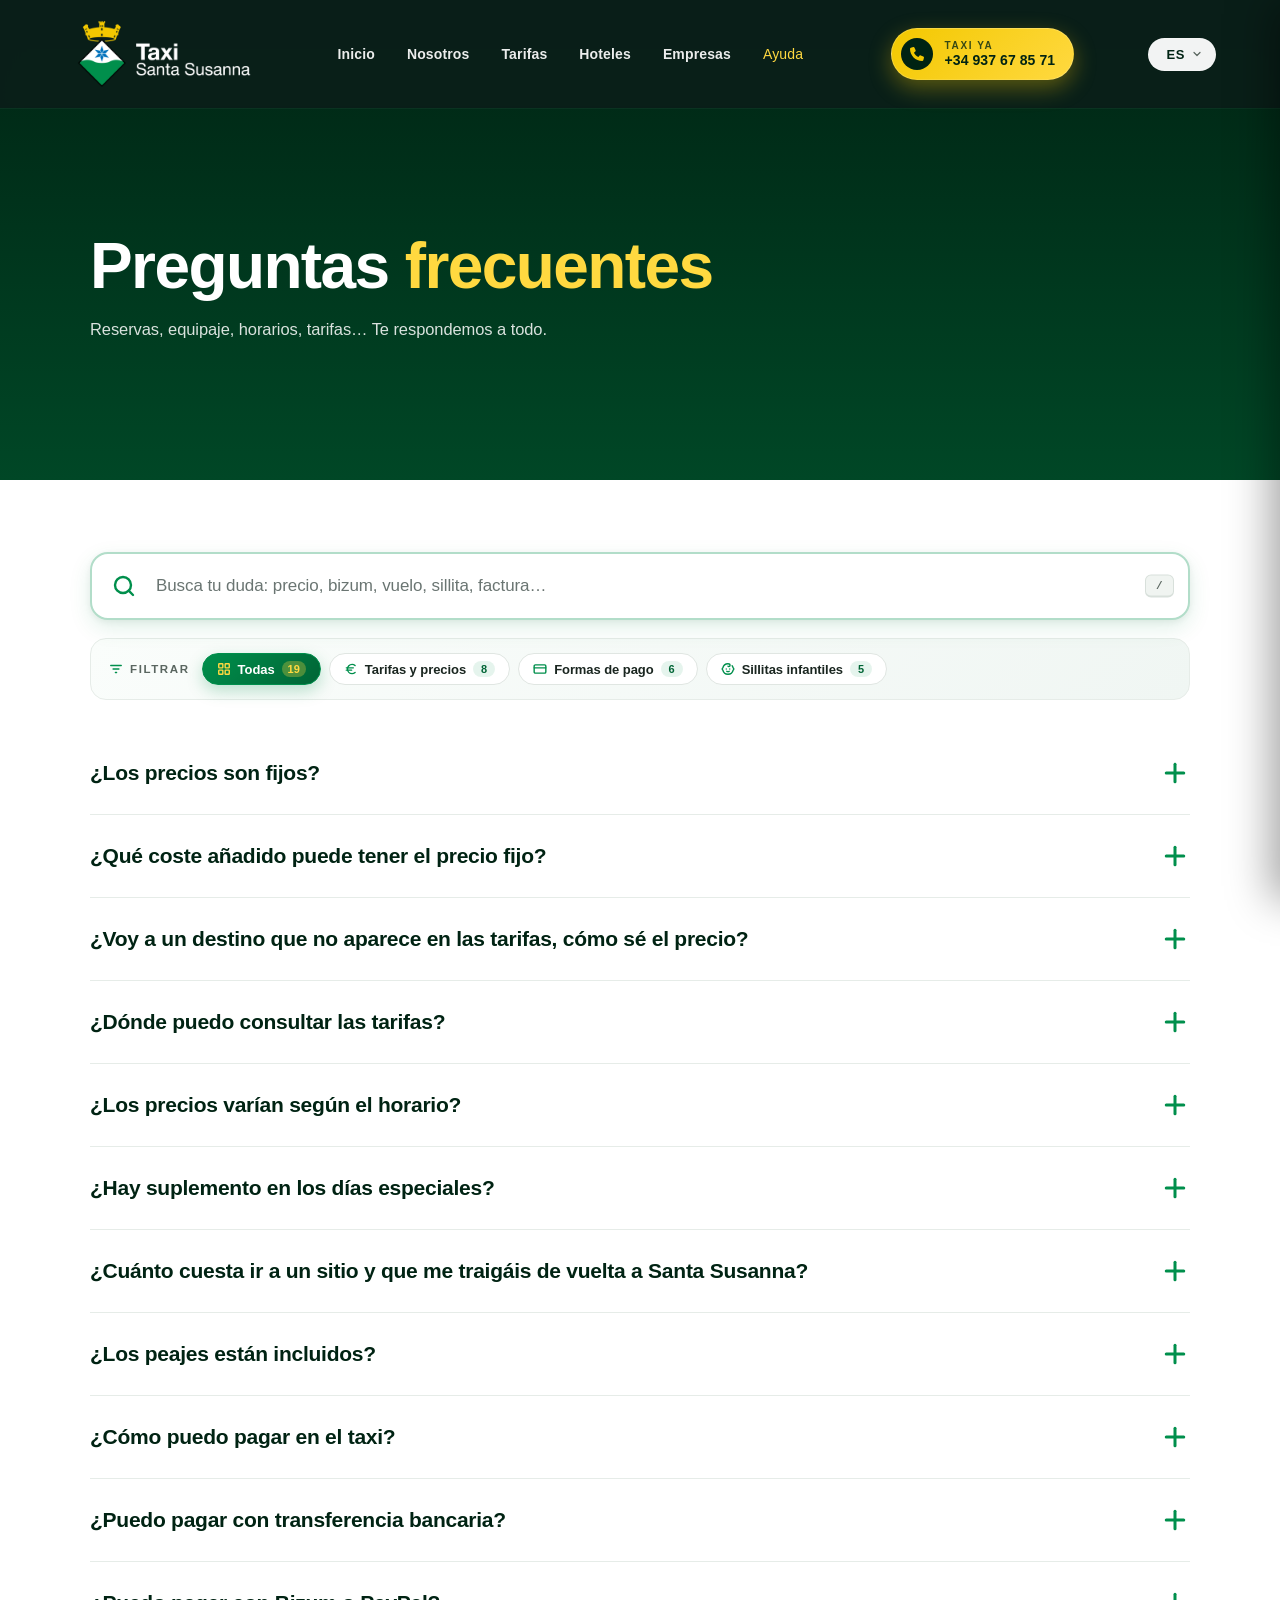
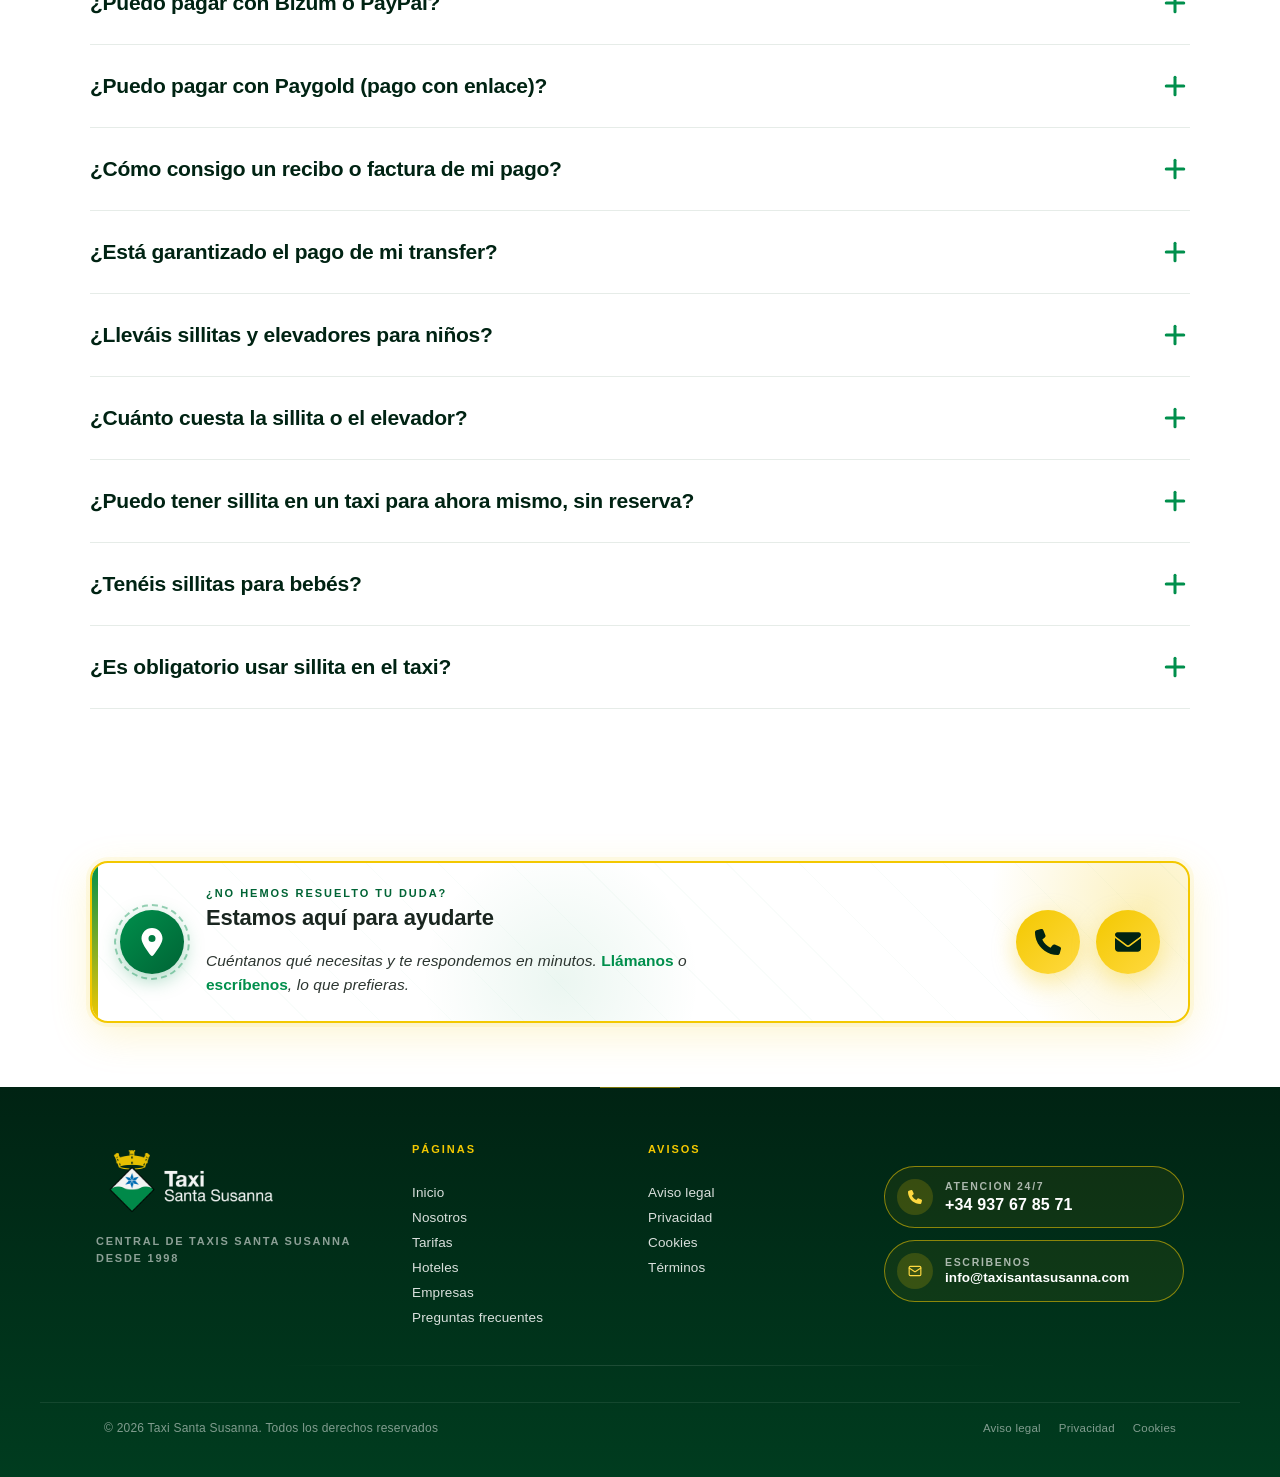
<file: preguntas-frecuentes.html>
<!DOCTYPE html>
<html lang="es">
<head>
<meta charset="UTF-8">
<meta name="viewport" content="width=device-width, initial-scale=1.0">
<title>Preguntas frecuentes Taxi Santa Susanna</title>
<meta name="description" content="Resuelve tus dudas sobre tarifas, pagos, reservas, vuelos, horarios y equipaje. Todo lo que necesitas saber antes de reservar tu taxi en Santa Susanna.">

<link rel="preconnect" href="https://fonts.googleapis.com">
<link rel="preconnect" href="https://fonts.gstatic.com" crossorigin>
<link href="https://fonts.googleapis.com/css2?family=Inter:wght@400;500;600;700;800;900&display=swap" rel="stylesheet">

<link rel="stylesheet" href="styles.css?v=20260521b">

<style>
/* =====================================================================
   LISTA DE PRECIOS — Componentes específicos
   ===================================================================== */

/* ===== Nav CTA "Llamar" ===== */
.nav-call {
  display: inline-flex;
  align-items: center;
  gap: 12px;
  padding: 9px 18px 9px 9px;
  border-radius: 999px;
  background: linear-gradient(135deg, #F3C800 0%, #FFD940 100%);
  color: #002313;
  text-decoration: none;
  border: 1.5px solid rgba(255,255,255,0.18);
  box-shadow: 0 8px 22px rgba(243,200,0,0.35);
  transition: transform 0.2s ease, box-shadow 0.2s ease;
  margin-left: 14px;
  flex-shrink: 0;
  font-family: inherit;
}
.nav-call:hover {
  transform: translateY(-1px);
  box-shadow: 0 12px 28px rgba(243,200,0,0.5);
}
.nav-call-ico {
  width: 32px;
  height: 32px;
  border-radius: 50%;
  background: #002313;
  color: #F3C800;
  display: inline-flex;
  align-items: center;
  justify-content: center;
  flex-shrink: 0;
}
.nav-call-ico svg {
  width: 14px;
  height: 14px;
  animation: nav-phone-shake 4s ease-in-out infinite;
  transform-origin: center;
}
@keyframes nav-phone-shake {
  0%, 90%, 100% { transform: rotate(0); }
  92% { transform: rotate(-14deg); }
  94% { transform: rotate(14deg); }
  96% { transform: rotate(-8deg); }
  98% { transform: rotate(6deg); }
}
.nav-call:hover .nav-call-ico svg { animation: none; }
.nav-call-text {
  display: flex;
  flex-direction: column;
  line-height: 1.1;
}
.nav-call-label {
  font-size: 10px;
  font-weight: 800;
  letter-spacing: 0.16em;
  text-transform: uppercase;
  opacity: 0.78;
}
.nav-call-num {
  font-size: 14px;
  font-weight: 800;
  letter-spacing: 0.005em;
  margin-top: 2px;
}

/* En móvil mostramos solo el icono — más compacto */
@media (max-width: 720px) {
  .nav-call {
    padding: 6px;
    margin-left: 8px;
    gap: 0;
  }
  .nav-call-text { display: none; }
  .nav-call-ico { width: 36px; height: 36px; }
  .nav-call-ico svg { width: 16px; height: 16px; }
}

/* Hero compacto */
.lp-hero {
  position: relative;
  padding: 152px 24px 56px;
  min-height: 0; height: 480px;
  background: linear-gradient(180deg, #002313 0%, #004726 100%);
  color: #ffffff;
  overflow: hidden;
  display: flex;
  align-items: center;
}
.lp-hero-inner { max-width: 1100px; margin: 0 auto; width: 100%; }
.lp-eyebrow {
  font-size: 13px;
  font-weight: 800;
  letter-spacing: 0.18em;
  color: #F3C800;
  text-transform: uppercase;
  margin-bottom: 14px;
  display: inline-block;
}
.lp-h1 {
  font-size: 64px;
  font-weight: 800;
  line-height: 1.04;
  letter-spacing: -0.025em;
  margin: 0 0 18px;
  max-width: 880px;
}
.lp-h1 .accent { color: #FFD940; }
.lp-subhead {
  font-size: 16.5px;
  font-weight: 500;
  color: rgba(255,255,255,0.85);
  line-height: 1.55;
  letter-spacing: -0.005em;
  max-width: 720px;
  margin: 0;
}
.lp-subhead strong { color: #FFD940; font-weight: 800; }
.lp-subhead #lp-total-destinos { display: inline; }

/* ===========================================================
   TOOLBAR (search + filtros) — UI/UX v3
   =========================================================== */
.lp-toolbar {
  background: rgba(255, 255, 255, 0.88);
  -webkit-backdrop-filter: saturate(180%) blur(14px);
  backdrop-filter: saturate(180%) blur(14px);
  padding: 22px 24px 18px;
  border-bottom: 1px solid #e6ece8;
  position: sticky;
  /* top calculado por JS según altura real del nav (.nav es position:fixed) */
  top: var(--nav-h, 76px);
  z-index: 40; /* por debajo del nav (z-index 1000) */
  transition: box-shadow 0.3s ease, padding 0.3s ease;
}
.lp-toolbar.is-stuck {
  box-shadow: 0 8px 28px rgba(0, 35, 19, 0.1);
  padding: 18px 24px 12px;
}
.lp-toolbar.is-stuck .lp-toolbar-inner {
  gap: 10px;
}
.lp-toolbar-inner {
  max-width: 1100px;
  margin: 0 auto;
  display: flex;
  flex-direction: column;
  gap: 14px;
}

/* === Row 1: Search — título y barra en una fila === */
.lp-toolbar-row1 {
  display: grid;
  grid-template-columns: auto 1fr;
  align-items: center;
  gap: 22px;
}

/* Titular del buscador — protagonismo */
.lp-search-title {
  display: flex;
  align-items: center;
  gap: 12px;
  font-size: 22px;
  font-weight: 800;
  color: #002313;
  letter-spacing: -0.018em;
  line-height: 1.2;
  margin: 0;
  flex-shrink: 0;
  min-width: 220px;
  transition: opacity 0.25s ease, max-width 0.3s ease, margin 0.25s ease;
  overflow: hidden;
}
.lp-search-title-ico {
  width: 36px; height: 36px;
  border-radius: 10px;
  background: linear-gradient(135deg, #008F4C 0%, #006435 100%);
  color: #ffffff;
  display: inline-flex; align-items: center; justify-content: center;
  flex-shrink: 0;
  box-shadow: 0 4px 12px rgba(0, 143, 76, 0.25);
}
.lp-search-title-ico svg { width: 18px; height: 18px; }
.lp-search-title-text { display: flex; flex-direction: column; line-height: 1.1; }
.lp-search-title-text small {
  font-size: 11px; font-weight: 800; letter-spacing: 0.14em;
  text-transform: uppercase; color: #008F4C; margin-bottom: 4px;
}
.lp-search-title-text strong {
  font-size: 21px; font-weight: 800; color: #002313;
}
.lp-toolbar.is-stuck .lp-search-title {
  display: none;
}
.lp-toolbar.is-stuck .lp-toolbar-row1 {
  display: block;
}

.lp-search {
  position: relative;
  flex: none;
}
.lp-search-input {
  width: 100%;
  padding: 18px 120px 18px 64px;
  height: 68px;
  border-radius: 18px;
  border: 2px solid #B2DDC9;
  font-size: 17px;
  font-weight: 500;
  color: #1a2620;
  background: #ffffff;
  font-family: inherit;
  outline: none;
  transition: border-color 0.25s ease, box-shadow 0.25s ease, transform 0.25s ease, height 0.25s ease, padding 0.25s ease, font-size 0.25s ease;
  box-sizing: border-box;
  box-shadow: 0 8px 22px rgba(0, 143, 76, 0.12), 0 2px 6px rgba(0, 35, 19, 0.06);
  letter-spacing: -0.005em;
}
.lp-search-input::placeholder {
  color: #6a7572;
  font-weight: 500;
}
.lp-search-input:hover { border-color: #008F4C; }
.lp-search-input:focus {
  border-color: #008F4C;
  box-shadow: 0 0 0 5px rgba(0, 143, 76, 0.16), 0 12px 28px rgba(0, 143, 76, 0.14);
  transform: translateY(-1px);
}
.lp-search-icon {
  position: absolute;
  left: 22px;
  top: 50%;
  transform: translateY(-50%);
  width: 24px;
  height: 24px;
  color: #008F4C;
  pointer-events: none;
  transition: color 0.25s ease, transform 0.25s ease, width 0.25s ease, height 0.25s ease, left 0.25s ease;
}
.lp-search-input:focus ~ .lp-search-icon { color: #006435; transform: translateY(-50%) scale(1.1); }

/* Cuando está pegado arriba (scroll), reduce el buscador para no comerse pantalla */
.lp-toolbar.is-stuck .lp-search-input {
  height: 46px;
  padding: 12px 100px 12px 48px;
  font-size: 14.5px;
  border-radius: 12px;
  border-width: 1.5px;
  box-shadow: 0 2px 8px rgba(0, 35, 19, 0.06);
}
.lp-toolbar.is-stuck .lp-search-icon {
  width: 17px; height: 17px; left: 16px;
}
.lp-toolbar.is-stuck .lp-search-kbd { display: none; }

/* Atajo de teclado "/" visible cuando no hay valor */
.lp-search-kbd {
  position: absolute;
  right: 16px;
  top: 50%;
  transform: translateY(-50%);
  padding: 4px 10px;
  background: #f0f4f1;
  border: 1px solid #d8e0db;
  border-bottom-width: 2px;
  border-radius: 6px;
  font-size: 11px;
  font-weight: 800;
  color: #5a6660;
  font-family: ui-monospace, SFMono-Regular, Menlo, monospace;
  letter-spacing: 0.04em;
  pointer-events: none;
  transition: opacity 0.2s ease;
}
.lp-search.has-value .lp-search-kbd,
.lp-search-input:focus ~ .lp-search-kbd { opacity: 0; }

/* Botón limpiar — reposicionado para no chocar con el atajo */
.lp-search-clear {
  position: absolute;
  right: 14px;
  top: 50%;
  transform: translateY(-50%);
  width: 30px;
  height: 30px;
  border-radius: 50%;
  background: #EAF6F0;
  border: none;
  color: #006435;
  display: none;
  align-items: center;
  justify-content: center;
  cursor: pointer;
  transition: background 0.2s ease, transform 0.2s ease;
}
.lp-search-clear svg { width: 15px; height: 15px; }
.lp-search-clear:hover { background: #008F4C; color: white; transform: translateY(-50%) scale(1.1); }
.lp-search.has-value .lp-search-clear { display: inline-flex; }

/* === Row 2: Chips === */
.lp-toolbar-row2 {
  display: flex;
  align-items: center;
  gap: 12px;
}
.lp-filters-label {
  display: inline-flex;
  align-items: center;
  gap: 8px;
  font-size: 11.5px;
  font-weight: 800;
  letter-spacing: 0.14em;
  text-transform: uppercase;
  color: #5a6660;
  flex-shrink: 0;
  white-space: nowrap;
}
.lp-filters-label svg { width: 15px; height: 15px; color: #008F4C; }

/* Scroll horizontal de chips — esconde scrollbar pero permite scroll */
.lp-filters-scroll {
  flex: 1 1 auto;
  position: relative;
  overflow: hidden;
}
.lp-filters {
  display: flex;
  gap: 8px;
  align-items: center;
  overflow-x: auto;
  overflow-y: hidden;
  scroll-behavior: smooth;
  scrollbar-width: none;
  -ms-overflow-style: none;
  padding: 4px 0;
  -webkit-overflow-scrolling: touch;
}
.lp-filters::-webkit-scrollbar { display: none; }
/* Fade en los bordes cuando hay overflow (sutil) */
.lp-filters-scroll::before,
.lp-filters-scroll::after {
  content: "";
  position: absolute;
  top: 0;
  bottom: 0;
  width: 28px;
  pointer-events: none;
  z-index: 2;
}
.lp-filters-scroll::before {
  left: 0;
  background: linear-gradient(90deg, rgba(255,255,255,0.95) 0%, transparent 100%);
  opacity: 0;
  transition: opacity 0.2s ease;
}
.lp-filters-scroll::after {
  right: 0;
  background: linear-gradient(90deg, transparent 0%, rgba(255,255,255,0.95) 100%);
  opacity: 1;
  transition: opacity 0.2s ease;
}
.lp-filters-scroll.is-end::after { opacity: 0; }
.lp-filters-scroll.is-start::before { opacity: 1; }

/* Botón Limpiar filtros */
.lp-clear-all {
  display: none;
  align-items: center;
  gap: 6px;
  padding: 8px 14px;
  background: white;
  border: 1.5px solid #e0e6e2;
  border-radius: 999px;
  font-size: 12px;
  font-weight: 700;
  color: #5a6660;
  cursor: pointer;
  font-family: inherit;
  transition: border-color 0.2s ease, color 0.2s ease, background 0.2s ease;
  flex-shrink: 0;
  white-space: nowrap;
}
.lp-clear-all svg { width: 13px; height: 13px; }
.lp-clear-all:hover {
  border-color: #008F4C;
  color: #008F4C;
  background: #EAF6F0;
}
.lp-toolbar.has-active-filter .lp-clear-all { display: inline-flex; }

/* === Chip === */
.lp-chip {
  position: relative;
  padding: 10px 14px;
  border-radius: 999px;
  background: #ffffff;
  border: 1.5px solid #e0e6e2;
  font-size: 13px;
  font-weight: 600;
  color: #2d3631;
  cursor: pointer;
  transition: transform 0.2s ease, border-color 0.2s ease, color 0.2s ease, background 0.2s ease, box-shadow 0.2s ease;
  font-family: inherit;
  display: inline-flex;
  align-items: center;
  gap: 8px;
  letter-spacing: -0.005em;
  line-height: 1;
  flex-shrink: 0;
  white-space: nowrap;
}
.lp-chip:hover {
  border-color: #B2DDC9;
  color: #006435;
  transform: translateY(-1px);
  box-shadow: 0 4px 12px rgba(0, 143, 76, 0.08);
}
.lp-chip.is-active {
  background: linear-gradient(135deg, #008F4C 0%, #006435 100%);
  border-color: #008F4C;
  color: white;
  box-shadow: 0 6px 18px rgba(0, 143, 76, 0.36);
}
.lp-chip.is-active:hover { transform: translateY(-1px); }
.lp-chip:focus-visible {
  outline: none;
  box-shadow: 0 0 0 3px rgba(0, 143, 76, 0.32);
}

/* Badge de conteo dentro del chip */
.lp-chip-count {
  display: inline-flex;
  align-items: center;
  justify-content: center;
  min-width: 22px;
  padding: 2px 7px;
  border-radius: 999px;
  font-size: 10.5px;
  font-weight: 800;
  letter-spacing: 0.02em;
  background: #EAF6F0;
  color: #006435;
  transition: background 0.2s ease, color 0.2s ease;
}
.lp-chip.is-active .lp-chip-count {
  background: rgba(255, 255, 255, 0.24);
  color: #ffffff;
}

/* Featured services */
.lp-featured {
  padding: 72px 24px 40px;
  background: linear-gradient(180deg, #ffffff 0%, #f8faf6 100%);
}
.lp-featured-inner { max-width: 1100px; margin: 0 auto; }
.lp-featured-eyebrow {
  font-size: 13px;
  font-weight: 800;
  letter-spacing: 0.18em;
  color: #006435;
  text-transform: uppercase;
  margin: 0 0 14px;
  text-align: center;
  display: block;
}
.lp-featured-title {
  font-size: 38px;
  font-weight: 800;
  color: #002313;
  margin: 0 0 12px;
  text-align: center;
  line-height: 1.12;
  letter-spacing: -0.02em;
}
.lp-featured-title .accent { color: #008F4C; }
.lp-featured-sub {
  font-size: 16.5px;
  font-weight: 500;
  color: #5a6660;
  text-align: center;
  margin: 0 auto 40px;
  max-width: 720px;
  line-height: 1.55;
  letter-spacing: -0.005em;
}
.lp-featured-sub strong { color: #008F4C; font-weight: 800; }

/* ===========================================================
   Featured cards — Compactos en la línea del resto
   =========================================================== */
.lp-featured-grid {
  display: grid;
  grid-template-columns: repeat(2, 1fr);
  gap: 14px;
  max-width: 1100px;
  margin: 0 auto;
}

.lp-featured-card {
  background: white;
  border-radius: 12px;
  border: 1px solid #e6ece8;
  transition: border-color 0.2s ease, box-shadow 0.2s ease, transform 0.2s ease;
  display: grid;
  grid-template-columns: 1fr auto;
  align-items: center;
  gap: 14px;
  padding: 14px 16px;
}
.lp-featured-card:hover {
  transform: translateY(-1px);
  border-color: #B2DDC9;
  box-shadow: 0 6px 16px rgba(0, 143, 76, 0.08);
}

/* Lado izquierdo: badge + nombre + tiempo */
.lp-featured-info {
  display: flex;
  flex-direction: column;
  gap: 4px;
  min-width: 0;
}
.lp-featured-meta {
  display: inline-flex;
  align-items: center;
  gap: 8px;
  flex-wrap: wrap;
}
.lp-featured-code-badge {
  background: #EAF6F0;
  color: #006435;
  font-size: 12px;
  font-weight: 800;
  letter-spacing: 0.14em;
  text-transform: uppercase;
  padding: 4px 9px;
  border-radius: 6px;
  white-space: nowrap;
  line-height: 1;
}
.lp-featured-ribbon {
  color: #B07F00;
  font-size: 10px;
  font-weight: 800;
  letter-spacing: 0.12em;
  text-transform: uppercase;
}
.lp-featured-ribbon::before {
  content: "·";
  margin-right: 6px;
  color: #c9cdc9;
}
.lp-featured-name {
  font-size: 18px;
  font-weight: 800;
  color: #1a2620;
  line-height: 1.25;
  letter-spacing: -0.01em;
  margin: 0;
}
.lp-featured-time {
  font-size: 13.5px;
  font-weight: 500;
  color: #5a6660;
  display: inline-flex;
  align-items: center;
  gap: 6px;
  margin: 0;
}
.lp-featured-time svg { width: 13px; height: 13px; color: #008F4C; }

/* Lado derecho: precios + Reservar */
.lp-featured-end {
  display: flex;
  align-items: center;
  gap: 14px;
}
.lp-featured-prices {
  display: flex;
  align-items: center;
  gap: 12px;
}
.lp-featured-card .lp-price-cell {
  flex-direction: row;
  align-items: center;
  gap: 7px;
}
.lp-featured-card .lp-price-tag {
  width: 26px;
  height: 26px;
  border-radius: 7px;
}
.lp-featured-card .lp-price-tag svg { width: 15px; height: 15px; }
.lp-featured-card .lp-price-amt {
  font-size: 20px;
  font-weight: 800;
  color: #006435;
  letter-spacing: -0.01em;
}

/* CTA Reservar — link verde con flecha */
.lp-featured-cta {
  display: inline-flex;
  align-items: center;
  gap: 6px;
  padding: 9px 16px;
  background: #EAF6F0;
  color: #006435;
  border-radius: 999px;
  font-size: 13.5px;
  font-weight: 800;
  text-decoration: none;
  letter-spacing: 0.02em;
  transition: background 0.2s ease, color 0.2s ease, gap 0.2s ease;
  white-space: nowrap;
}
.lp-featured-cta:hover {
  background: #008F4C;
  color: white;
  gap: 9px;
}
.lp-featured-cta svg {
  width: 13px;
  height: 13px;
  transition: transform 0.2s ease;
}
.lp-featured-cta:hover svg { transform: translateX(2px); }
.lp-price-cell {
  display: flex;
  flex-direction: column;
  gap: 8px;
}
.lp-price-tag {
  display: inline-flex;
  align-items: center;
  justify-content: center;
  width: 28px;
  height: 28px;
  border-radius: 8px;
}
.lp-price-tag.day { background: rgba(243,200,0,0.18); color: #B07F00; }
.lp-price-tag.night { background: rgba(45,58,143,0.12); color: #2d3a8f; }
.lp-price-tag svg { width: 16px; height: 16px; }
.lp-price-amt {
  font-size: 26px;
  font-weight: 800;
  color: #006435;
  letter-spacing: -0.02em;
}

/* Full list — grouped sections */
.lp-list-section {
  padding: 44px 24px 28px;
  background: #ffffff;
}
.lp-list-section:nth-of-type(even) {
  background: #f8faf6;
}
.lp-list-inner { max-width: 1100px; margin: 0 auto; }

.lp-group {
  margin-bottom: 40px;
}
.lp-group-header {
  display: flex;
  align-items: center;
  gap: 14px;
  margin-bottom: 26px;
  padding-bottom: 16px;
  border-bottom: 1.5px solid #e6ece8;
}
.lp-group-icon {
  width: 46px;
  height: 46px;
  border-radius: 10px;
  background: linear-gradient(135deg, #EAF6F0 0%, #D8EEE4 100%);
  color: #006435;
  display: inline-flex;
  align-items: center;
  justify-content: center;
  flex-shrink: 0;
}
.lp-group-icon svg { width: 22px; height: 22px; }
.lp-group-title {
  font-size: 26px;
  font-weight: 800;
  color: #002313;
  letter-spacing: -0.015em;
  margin: 0;
  line-height: 1.1;
}
.lp-group-count {
  font-size: 13px;
  color: #5a6660;
  margin-left: auto;
  font-weight: 700;
  padding: 6px 12px;
  background: #f0f4f1;
  border-radius: 999px;
  letter-spacing: -0.005em;
}

.lp-rows {
  display: grid;
  grid-template-columns: repeat(3, 1fr);
  gap: 14px;
}
.lp-row {
  display: grid;
  grid-template-columns: 1fr auto;
  gap: 16px;
  align-items: center;
  padding: 18px 20px;
  background: white;
  border: 1px solid #e6ece8;
  border-radius: 14px;
  transition: border-color 0.2s ease, box-shadow 0.2s ease, transform 0.2s ease;
}
.lp-list-section:nth-of-type(even) .lp-row { background: white; }
.lp-row:hover {
  border-color: #B2DDC9;
  box-shadow: 0 6px 16px rgba(0,143,76,0.08);
  transform: translateY(-1px);
}
.lp-row-name {
  font-size: 16.5px;
  font-weight: 700;
  color: #1a2620;
  letter-spacing: -0.01em;
  line-height: 1.25;
}
.lp-row-prices {
  display: flex;
  gap: 16px;
  align-items: baseline;
}
.lp-row-price {
  display: inline-flex;
  align-items: center;
  gap: 8px;
  line-height: 1;
}
.lp-row-price-label {
  display: inline-flex;
  align-items: center;
  justify-content: center;
  width: 26px;
  height: 26px;
  border-radius: 7px;
  flex-shrink: 0;
}
.lp-row-price-label.day { background: rgba(243,200,0,0.18); color: #B07F00; }
.lp-row-price-label.night { background: rgba(45,58,143,0.12); color: #2d3a8f; }
.lp-row-price-label svg { width: 15px; height: 15px; }
.lp-row-price-val {
  font-size: 19px;
  font-weight: 800;
  color: #006435;
  letter-spacing: -0.01em;
}

/* Hide row when filtered out */
.lp-row.is-hidden { display: none; }
.lp-group.is-empty { display: none; }

/* Empty state */
.lp-empty {
  text-align: center;
  padding: 60px 24px;
  color: #5a6660;
  font-size: 16px;
  font-weight: 500;
  display: none;
}
.lp-empty.is-visible { display: block; }

/* === Bloque Descarga tarifa oficial === */
.lp-download {
  padding: 64px 24px 72px;
  background: #ffffff;
}
.lp-download-inner {
  max-width: 1100px;
  margin: 0 auto;
  display: flex;
  justify-content: center;
  align-items: center;
}
.lp-download-preview {
  position: relative;
  background: white;
  border-radius: 16px;
  padding: 18px;
  box-shadow:
    0 20px 50px rgba(51, 47, 111, 0.16),
    0 0 0 1px rgba(51, 47, 111, 0.05);
  max-width: 360px;
  justify-self: center;
}
.lp-download-preview::before {
  content: "OFICIAL";
  position: absolute;
  top: -10px;
  right: 18px;
  background: linear-gradient(135deg, #F3C800 0%, #FFD940 100%);
  color: #002313;
  font-size: 10px;
  font-weight: 900;
  letter-spacing: 0.18em;
  padding: 5px 12px;
  border-radius: 4px;
  box-shadow: 0 4px 12px rgba(243, 200, 0, 0.4);
}
.lp-download-preview img {
  width: 100%;
  height: auto;
  display: block;
  border-radius: 8px;
}
.lp-download-source {
  font-size: 11.5px;
  color: #5a6660;
  margin: 12px 0 0;
  text-align: center;
  font-style: italic;
  font-weight: 500;
}

.lp-download-content {
  display: flex;
  flex-direction: column;
  gap: 14px;
}
.lp-download-eyebrow {
  font-size: 14px;
  font-weight: 800;
  letter-spacing: 0.18em;
  color: #B07F00;
  text-transform: uppercase;
  display: inline-flex;
  align-items: center;
  gap: 8px;
}
.lp-download-eyebrow::before {
  content: "";
  width: 28px;
  height: 2px;
  background: #F3C800;
  border-radius: 2px;
}
.lp-download-title {
  font-size: 38px;
  font-weight: 800;
  color: #002313;
  margin: 0;
  letter-spacing: -0.02em;
  line-height: 1.12;
}
.lp-download-title .accent { color: #008F4C; }
.lp-download-desc {
  font-size: 16px;
  color: #2d3631;
  line-height: 1.6;
  margin: 0;
  max-width: 540px;
}
.lp-download-desc strong { color: #006435; font-weight: 800; }
.lp-download-badges {
  display: flex;
  flex-wrap: wrap;
  gap: 8px;
  margin: 4px 0 8px;
}
.lp-download-badge {
  display: inline-flex;
  align-items: center;
  gap: 6px;
  padding: 6px 12px;
  background: #EAF6F0;
  color: #006435;
  font-size: 12px;
  font-weight: 700;
  letter-spacing: 0.02em;
  border-radius: 999px;
  border: 0.5px solid #B2DDC9;
}
.lp-download-badge svg { width: 13px; height: 13px; }

.lp-download-actions {
  display: inline-flex;
  gap: 14px;
  flex-wrap: wrap;
  justify-content: center;
}
.lp-download-btn {
  display: inline-flex;
  align-items: center;
  gap: 10px;
  padding: 14px 26px;
  border-radius: 999px;
  font-size: 14px;
  font-weight: 800;
  letter-spacing: 0.04em;
  text-transform: uppercase;
  text-decoration: none;
  transition: transform 0.2s ease, box-shadow 0.2s ease, background 0.2s ease, color 0.2s ease, border-color 0.2s ease;
  font-family: inherit;
  border: none;
  cursor: pointer;
}
.lp-download-btn.primary {
  background: linear-gradient(135deg, #F3C800 0%, #FFD940 100%);
  color: #002313;
  box-shadow: 0 10px 24px rgba(243, 200, 0, 0.42);
}
.lp-download-btn.primary:hover {
  transform: translateY(-2px);
  box-shadow: 0 14px 32px rgba(243, 200, 0, 0.52);
}
.lp-download-btn.secondary {
  background: white;
  color: #006435;
  border: 1.5px solid #B2DDC9;
  box-shadow: 0 4px 12px rgba(0, 143, 76, 0.06);
}
.lp-download-btn.secondary:hover {
  border-color: #008F4C;
  transform: translateY(-2px);
  box-shadow: 0 10px 22px rgba(0, 143, 76, 0.16);
}
.lp-download-btn svg { width: 16px; height: 16px; }
.lp-empty svg {
  width: 48px;
  height: 48px;
  margin-bottom: 14px;
  color: #B2DDC9;
}

/* Santa Susanna zones (local supplements) */
.lp-zones {
  padding: 80px 24px 72px;
  background:
    radial-gradient(ellipse at top left, rgba(0,143,76,0.06) 0%, transparent 60%),
    linear-gradient(180deg, #002313 0%, #004726 100%);
  color: #ffffff;
  position: relative;
  overflow: hidden;
}
.lp-zones::before {
  content: "";
  position: absolute;
  top: 0; left: 0; right: 0;
  height: 4px;
  background: linear-gradient(90deg, #008F4C 0%, #F3C800 100%);
}
.lp-zones-inner { max-width: 1100px; margin: 0 auto; }
.lp-zones-grid {
  display: grid;
  grid-template-columns: repeat(5, 1fr);
  gap: 12px;
  margin-bottom: 20px;
}
.lp-zone-card {
  background: white;
  border-radius: 14px;
  border: 1px solid #e6ece8;
  padding: 22px 18px;
  position: relative;
  overflow: hidden;
  text-align: center;
}
.lp-zone-card::before {
  content: "";
  position: absolute;
  top: 0; left: 0; right: 0;
  height: 4px;
  background: var(--zone-color, #008F4C);
}
.lp-zone-card { --zone-color: #008F4C; }
.lp-zone-letter {
  display: inline-flex;
  align-items: center;
  justify-content: center;
  width: 60px;
  height: 60px;
  border-radius: 14px;
  background: var(--zone-color);
  color: white;
  font-size: 30px;
  font-weight: 900;
  margin-bottom: 14px;
}
.lp-zone-supp {
  font-size: 32px;
  font-weight: 800;
  color: #002313;
  margin: 0 0 8px;
}
.lp-zone-supp .plus { color: #008F4C; }
.lp-zone-streets {
  font-size: 13.5px;
  font-weight: 500;
  color: #5a6660;
  line-height: 1.45;
}
/* ================================================================
   SERVICIOS URBANOS — REDISEÑO UX/UI
   ================================================================ */

/* Header simplificado de la sección */
.lp-zones-header {
  text-align: center;
  max-width: 760px;
  margin: 0 auto 44px;
}
.lp-zones-header-eyebrow {
  display: inline-block;
  font-size: 13px; font-weight: 800;
  letter-spacing: 0.18em; text-transform: uppercase;
  color: #F3C800; margin-bottom: 16px;
}
.lp-zones-header h2 {
  font-size: 38px; font-weight: 800;
  letter-spacing: -0.022em; line-height: 1.1;
  color: #ffffff; margin: 0 0 14px;
}
.lp-zones-header h2 .accent { color: #FFD940; }
.lp-zones-header p {
  font-size: 16.5px; font-weight: 500;
  color: rgba(255,255,255,0.78);
  line-height: 1.55; margin: 0;
}
.lp-zones-header p strong { color: #FFD940; font-weight: 700; }

/* Hero principal — la tarifa base (PROTAGONISTA) */
.lp-base-hero {
  max-width: 920px;
  margin: 0 auto 48px;
  background:
    linear-gradient(135deg, rgba(243,200,0,0.10) 0%, rgba(255,255,255,0.04) 60%),
    rgba(255,255,255,0.04);
  border: 1.5px solid rgba(243,200,0,0.40);
  -webkit-backdrop-filter: blur(14px);
  backdrop-filter: blur(14px);
  border-radius: 26px;
  padding: 36px 40px;
  display: grid;
  grid-template-columns: auto 1fr auto;
  gap: 28px;
  align-items: center;
  box-shadow: 0 24px 56px rgba(0,35,19,0.32);
  position: relative;
  overflow: hidden;
}
.lp-base-hero::before {
  content: ""; position: absolute;
  top: -40px; right: -40px;
  width: 180px; height: 180px; border-radius: 50%;
  background: radial-gradient(circle, rgba(243,200,0,0.15), transparent 70%);
  pointer-events: none;
}
.lp-base-hero-icon {
  width: 72px; height: 72px;
  border-radius: 18px;
  background: linear-gradient(135deg, #F3C800 0%, #FFD940 100%);
  color: #002313;
  display: inline-flex; align-items: center; justify-content: center;
  flex-shrink: 0;
  box-shadow: 0 10px 24px rgba(243,200,0,0.36);
}
.lp-base-hero-icon svg { width: 34px; height: 34px; }
.lp-base-hero-info { min-width: 0; }
.lp-base-hero-eyebrow {
  display: inline-flex; align-items: center; gap: 6px;
  font-size: 11px; font-weight: 800;
  letter-spacing: 0.16em; text-transform: uppercase;
  color: #FFD940;
  padding: 4px 10px;
  background: rgba(243,200,0,0.16);
  border: 1px solid rgba(243,200,0,0.3);
  border-radius: 999px;
  margin-bottom: 10px;
}
.lp-base-hero-title {
  font-size: 24px; font-weight: 800;
  color: #ffffff; letter-spacing: -0.015em;
  line-height: 1.15; margin: 0 0 6px;
}
.lp-base-hero-desc {
  font-size: 14.5px; font-weight: 500;
  color: rgba(255,255,255,0.74);
  line-height: 1.5; margin: 0;
}
.lp-base-hero-prices {
  display: flex; gap: 18px; align-items: center;
  flex-shrink: 0;
}
.lp-base-hero-price {
  display: flex; flex-direction: column;
  align-items: center; gap: 8px;
  padding: 14px 18px;
  background: rgba(0,0,0,0.18);
  border: 1px solid rgba(255,255,255,0.10);
  border-radius: 16px;
  min-width: 96px;
}
.lp-base-hero-price-ico {
  width: 36px; height: 36px;
  border-radius: 50%;
  display: inline-flex; align-items: center; justify-content: center;
}
.lp-base-hero-price-ico.day {
  background: linear-gradient(135deg, #F3C800, #FFD940);
  color: #002313;
}
.lp-base-hero-price-ico.night {
  background: linear-gradient(135deg, #1b2e3a, #2c4456);
  color: #FFD940;
  border: 1px solid rgba(255,217,64,0.30);
}
.lp-base-hero-price-ico svg { width: 18px; height: 18px; }
.lp-base-hero-price-amt {
  font-size: 28px; font-weight: 800;
  color: #ffffff; letter-spacing: -0.02em;
  line-height: 1;
}
.lp-base-hero-price-lbl {
  font-size: 10.5px; font-weight: 800;
  letter-spacing: 0.12em; text-transform: uppercase;
  color: rgba(255,255,255,0.6);
}

/* ====== BUSCADOR DE CALLE (componente UX) ====== */
.lp-street-finder {
  max-width: 920px; margin: 0 auto 48px;
  background: linear-gradient(180deg, rgba(255,255,255,0.06), rgba(255,255,255,0.02));
  border: 1px solid rgba(255,255,255,0.10);
  border-radius: 22px;
  padding: 32px 36px;
}
.lp-street-finder-head {
  text-align: center; margin-bottom: 22px;
}
.lp-street-finder-head h3 {
  font-size: 24px; font-weight: 800;
  color: #ffffff; margin: 0 0 10px;
  letter-spacing: -0.015em;
  line-height: 1.2;
}
.lp-street-finder-head h3 .accent { color: #FFD940; }
.lp-street-finder-head p {
  font-size: 14.5px; font-weight: 500;
  color: rgba(255,255,255,0.72);
  line-height: 1.5; margin: 0 auto;
  max-width: 560px;
}
.lp-street-search {
  position: relative; margin-bottom: 18px;
}
.lp-street-search-input {
  width: 100%;
  padding: 16px 50px 16px 56px;
  height: 60px;
  font-size: 16px; font-weight: 500;
  color: #002313;
  background: #ffffff;
  border: 2px solid rgba(243,200,0,0.30);
  border-radius: 16px;
  outline: none;
  font-family: inherit;
  box-sizing: border-box;
  letter-spacing: -0.005em;
  transition: border-color 0.2s, box-shadow 0.2s;
  box-shadow: 0 8px 24px rgba(0,35,19,0.20);
}
.lp-street-search-input:focus {
  border-color: #F3C800;
  box-shadow: 0 0 0 5px rgba(243,200,0,0.20), 0 12px 28px rgba(0,35,19,0.30);
}
.lp-street-search-ico {
  position: absolute;
  left: 22px; top: 50%; transform: translateY(-50%);
  width: 22px; height: 22px;
  color: #008F4C; pointer-events: none;
}
.lp-street-search-clear {
  position: absolute;
  right: 14px; top: 50%; transform: translateY(-50%);
  width: 32px; height: 32px;
  border: 0; border-radius: 50%;
  background: #EAF6F0; color: #006435;
  cursor: pointer;
  display: none;
  align-items: center; justify-content: center;
}
.lp-street-search-clear svg { width: 14px; height: 14px; }
.lp-street-search.has-value .lp-street-search-clear { display: inline-flex; }

/* Resultado del buscador */
.lp-street-result {
  min-height: 16px;
  transition: opacity 0.25s ease;
}
.lp-street-result-card {
  background: rgba(255,255,255,0.06);
  border: 1px solid rgba(255,255,255,0.12);
  border-radius: 14px;
  padding: 18px 22px;
  display: grid;
  grid-template-columns: auto 1fr auto;
  gap: 18px;
  align-items: center;
}
.lp-street-result-card.is-match {
  border-color: rgba(243,200,0,0.40);
  background: linear-gradient(135deg, rgba(243,200,0,0.10), rgba(0,143,76,0.08));
}
.lp-street-result-card.is-base {
  border-color: rgba(0,143,76,0.40);
  background: linear-gradient(135deg, rgba(0,143,76,0.10), rgba(255,255,255,0.04));
}
.lp-street-result-zone {
  width: 52px; height: 52px;
  border-radius: 12px;
  display: inline-flex; align-items: center; justify-content: center;
  font-size: 24px; font-weight: 900; color: #ffffff;
  background: linear-gradient(135deg, #008F4C, #006435);
  box-shadow: 0 6px 16px rgba(0,143,76,0.30);
  flex-shrink: 0;
}
.lp-street-result-card.is-match .lp-street-result-zone {
  background: linear-gradient(135deg, #F3C800, #FFD940);
  color: #002313;
  box-shadow: 0 6px 16px rgba(243,200,0,0.30);
}
.lp-street-result-info { min-width: 0; }
.lp-street-result-name {
  font-size: 17px; font-weight: 800;
  color: #ffffff;
  margin: 0 0 4px;
  letter-spacing: -0.01em;
}
.lp-street-result-meta {
  font-size: 13px; font-weight: 500;
  color: rgba(255,255,255,0.72);
  margin: 0;
}
.lp-street-result-meta strong { color: #FFD940; font-weight: 800; }
.lp-street-result-totals {
  display: flex; gap: 12px;
  flex-shrink: 0;
}
.lp-street-result-total {
  text-align: center;
  padding: 8px 14px;
  background: rgba(0,0,0,0.20);
  border-radius: 10px;
  min-width: 72px;
}
.lp-street-result-total-amt {
  display: block;
  font-size: 18px; font-weight: 800;
  color: #ffffff; letter-spacing: -0.015em;
}
.lp-street-result-total-lbl {
  display: block;
  font-size: 9.5px; font-weight: 800;
  color: rgba(255,255,255,0.55);
  letter-spacing: 0.10em; text-transform: uppercase;
  margin-top: 2px;
}
.lp-street-result-empty {
  text-align: center;
  padding: 16px;
  color: rgba(255,255,255,0.55);
  font-size: 13.5px;
  font-style: italic;
}

/* Divider entre buscador y listado */
.lp-zones-divider {
  display: flex; align-items: center; gap: 18px;
  max-width: 920px;
  margin: 0 auto 28px;
  color: rgba(255,255,255,0.5);
  font-size: 12.5px; font-weight: 700;
  letter-spacing: 0.10em; text-transform: uppercase;
}
.lp-zones-divider::before,
.lp-zones-divider::after {
  content: "";
  flex: 1; height: 1px;
  background: linear-gradient(90deg, transparent, rgba(255,255,255,0.15), transparent);
}

/* CTA final de llamada */
.lp-zones-help {
  max-width: 920px;
  margin: 36px auto 0;
  padding: 22px 28px;
  background: linear-gradient(135deg, rgba(0,143,76,0.12), rgba(243,200,0,0.06));
  border: 1px solid rgba(255,255,255,0.10);
  border-radius: 18px;
  display: flex; align-items: center; gap: 18px;
  flex-wrap: wrap;
  text-align: left;
}
.lp-zones-help-ico {
  width: 48px; height: 48px;
  border-radius: 14px;
  background: linear-gradient(135deg, #F3C800, #FFD940);
  color: #002313;
  display: inline-flex; align-items: center; justify-content: center;
  flex-shrink: 0;
}
.lp-zones-help-ico svg { width: 22px; height: 22px; }
.lp-zones-help-text { flex: 1 1 220px; }
.lp-zones-help-text strong {
  display: block;
  font-size: 16px; font-weight: 800;
  color: #ffffff; margin-bottom: 4px;
}
.lp-zones-help-text p {
  margin: 0;
  font-size: 13.5px; color: rgba(255,255,255,0.72);
}
.lp-zones-help-cta {
  display: inline-flex; align-items: center; gap: 8px;
  padding: 12px 20px;
  background: #F3C800;
  color: #002313;
  font-weight: 800; font-size: 14px;
  letter-spacing: 0.01em;
  border-radius: 999px;
  text-decoration: none;
  transition: background 0.2s, transform 0.2s;
}
.lp-zones-help-cta:hover {
  background: #FFD940;
  transform: translateY(-1px);
}
.lp-zones-help-cta svg { width: 14px; height: 14px; }

/* Card destacada del trayecto base (Centre / Hotels) — DEPRECADA, mantengo por si acaso */
.lp-base-card {
  max-width: 680px;
  margin: 0 auto 32px;
  background: linear-gradient(135deg, rgba(255,255,255,0.06) 0%, rgba(243,200,0,0.05) 100%);
  border: 1.5px solid rgba(243,200,0,0.35);
  -webkit-backdrop-filter: blur(10px);
  backdrop-filter: blur(10px);
  border-radius: 22px;
  padding: 26px 32px;
  display: flex;
  align-items: center;
  justify-content: space-between;
  gap: 24px;
  flex-wrap: wrap;
  box-shadow: 0 18px 44px rgba(0,35,19,0.28);
}
.lp-base-card-info { flex: 1 1 240px; min-width: 220px; }
.lp-base-card-eyebrow {
  display: inline-flex; align-items: center; gap: 8px;
  font-size: 11px; font-weight: 800;
  letter-spacing: 0.16em; text-transform: uppercase;
  color: #F3C800; margin-bottom: 8px;
}
.lp-base-card-eyebrow svg { width: 13px; height: 13px; }
.lp-base-card-title {
  font-size: 22px; font-weight: 800; color: #ffffff;
  letter-spacing: -0.015em; margin: 0;
  line-height: 1.2;
}
.lp-base-card-time {
  display: inline-flex; align-items: center; gap: 6px;
  font-size: 12.5px; font-weight: 600;
  color: rgba(255,255,255,0.72);
  margin-top: 6px;
}
.lp-base-card-time svg { width: 13px; height: 13px; }
.lp-base-card-prices {
  display: flex; gap: 14px; align-items: center;
  flex-shrink: 0;
}
.lp-base-card-price {
  display: flex; flex-direction: column;
  align-items: center; gap: 6px;
}
.lp-base-card-price-ico {
  width: 38px; height: 38px; border-radius: 50%;
  display: inline-flex; align-items: center; justify-content: center;
}
.lp-base-card-price-ico.day {
  background: linear-gradient(135deg, #F3C800 0%, #FFD940 100%);
  color: #002313;
  box-shadow: 0 4px 12px rgba(243,200,0,0.40);
}
.lp-base-card-price-ico.night {
  background: linear-gradient(135deg, #1b2e3a 0%, #2c4456 100%);
  color: #FFD940;
  box-shadow: 0 4px 12px rgba(0,0,0,0.30);
  border: 1px solid rgba(255,217,64,0.30);
}
.lp-base-card-price-ico svg { width: 18px; height: 18px; }
.lp-base-card-price-amt {
  font-size: 22px; font-weight: 800; color: #ffffff;
  letter-spacing: -0.01em;
  line-height: 1;
}

/* Sub-header de la sección zonas (suplemento) */
.lp-zones-subheader {
  text-align: center;
  margin: 50px auto 24px;
  max-width: 720px;
}
.lp-zones-subheader-eyebrow {
  display: inline-flex; align-items: center; gap: 8px;
  font-size: 11.5px; font-weight: 800;
  letter-spacing: 0.16em; text-transform: uppercase;
  color: #F3C800; margin-bottom: 12px;
}
.lp-zones-subheader-eyebrow svg { width: 14px; height: 14px; }
.lp-zones-subheader-text {
  font-size: 15.5px; font-weight: 500;
  color: rgba(255,255,255,0.84);
  line-height: 1.55; margin: 0;
}
.lp-zones-subheader-text strong { color: #FFD940; font-weight: 800; }

@media (max-width: 640px) {
  .lp-base-card { padding: 22px 22px; border-radius: 18px; }
  .lp-base-card-title { font-size: 19px; }
  .lp-base-card-prices { gap: 10px; }
  .lp-base-card-price-amt { font-size: 19px; }
  .lp-zones-subheader { margin-top: 36px; padding: 0 16px; }
  .lp-zones-subheader-text { font-size: 14px; }

  /* Responsive nuevo módulo Servicios Urbanos */
  .lp-zones-header { margin-bottom: 32px; }
  .lp-zones-header h2 { font-size: 28px; }
  .lp-zones-header p { font-size: 14.5px; }

  .lp-base-hero {
    grid-template-columns: 1fr;
    padding: 26px 22px;
    gap: 18px;
    text-align: center;
    border-radius: 20px;
  }
  .lp-base-hero-icon { margin: 0 auto; width: 60px; height: 60px; }
  .lp-base-hero-icon svg { width: 28px; height: 28px; }
  .lp-base-hero-title { font-size: 20px; }
  .lp-base-hero-prices { justify-content: center; gap: 12px; }
  .lp-base-hero-price { min-width: 84px; padding: 12px 14px; }
  .lp-base-hero-price-amt { font-size: 24px; }

  .lp-street-finder { padding: 24px 20px; border-radius: 18px; }
  .lp-street-finder-head h3 { font-size: 19px; }
  .lp-street-finder-head p { font-size: 13.5px; }
  .lp-street-search-input { height: 54px; font-size: 15px; padding: 14px 46px 14px 50px; }
  .lp-street-result-card {
    grid-template-columns: auto 1fr;
    gap: 14px;
    padding: 16px 18px;
  }
  .lp-street-result-totals {
    grid-column: 1 / -1;
    justify-content: stretch;
  }
  .lp-street-result-total { flex: 1; }

  .lp-zones-help { flex-direction: column; text-align: center; padding: 22px 20px; }
  .lp-zones-help-text { flex-basis: auto; }
  .lp-zones-help-cta { width: 100%; justify-content: center; }
}

/* Info section (horarios, PAX, pagos) */
.lp-info {
  padding: 56px 24px;
  background: #ffffff;
}
.lp-info-inner { max-width: 1100px; margin: 0 auto; }
.lp-info-grid {
  display: grid;
  grid-template-columns: repeat(3, 1fr);
  gap: 14px;
  align-items: stretch;
}
/* === Info cards rediseñadas === */
.lp-info-card {
  background: white;
  border-radius: 16px;
  border: 1px solid #e6ece8;
  padding: 28px 26px 26px;
  position: relative;
  overflow: hidden;
  box-shadow: 0 6px 20px rgba(0,143,76,0.06);
  transition: transform 0.3s ease, box-shadow 0.3s ease, border-color 0.3s ease;
  display: flex;
  flex-direction: column;
  gap: 18px;
}
.lp-info-card:hover {
  transform: translateY(-4px);
  box-shadow: 0 16px 36px rgba(0,143,76,0.14);
  border-color: #B2DDC9;
}
.lp-info-card::before {
  content: "";
  position: absolute;
  top: 0; left: 0; right: 0;
  height: 4px;
  background: linear-gradient(90deg, #008F4C 0%, #F3C800 100%);
}

/* Header de la card: icono grande + título */
.lp-info-head {
  display: flex;
  align-items: center;
  gap: 14px;
}
.lp-info-icon {
  width: 56px;
  height: 56px;
  border-radius: 14px;
  background: linear-gradient(135deg, #EAF6F0 0%, #D8EEE4 100%);
  color: #006435;
  display: inline-flex;
  align-items: center;
  justify-content: center;
  flex-shrink: 0;
  position: relative;
}
.lp-info-icon::after {
  content: "";
  position: absolute;
  inset: -4px;
  border-radius: 16px;
  border: 1.5px dashed rgba(0, 143, 76, 0.18);
  pointer-events: none;
}
.lp-info-icon svg { width: 26px; height: 26px; }
.lp-info-title {
  font-size: 18px;
  font-weight: 800;
  color: #1a2620;
  margin: 0;
  letter-spacing: -0.01em;
  line-height: 1.2;
}
.lp-info-text {
  font-size: 13.5px;
  font-weight: 500;
  color: #5a6660;
  line-height: 1.55;
  margin: 0;
}
.lp-info-text strong { color: #006435; font-weight: 800; }

/* Bloques horarios día/noche */
.lp-schedule {
  display: grid;
  grid-template-columns: 1fr 1fr;
  gap: 18px;
  margin-top: auto;
}
.lp-schedule-block {
  background: #f8faf6;
  border: 1px solid #e6ece8;
  border-radius: 14px;
  padding: 24px 18px 22px;
  position: relative;
  overflow: hidden;
  text-align: center;
  display: flex;
  flex-direction: column;
  align-items: center;
  gap: 18px;
}
.lp-schedule-block.day {
  background: linear-gradient(160deg, #FFFBED 0%, #FFF6CC 100%);
  border-color: rgba(243,200,0,0.38);
}
.lp-schedule-block.night {
  background: linear-gradient(160deg, #EEF1FF 0%, #DDE4F8 100%);
  border-color: rgba(45,58,143,0.24);
}
.lp-schedule-head {
  display: flex;
  flex-direction: column;
  align-items: center;
  gap: 12px;
}
.lp-schedule-ico {
  width: 36px;
  height: 36px;
  border-radius: 10px;
  display: inline-flex;
  align-items: center;
  justify-content: center;
  flex-shrink: 0;
  box-shadow: 0 4px 10px rgba(0,0,0,0.06);
}
.lp-schedule-block.day .lp-schedule-ico { background: #F3C800; color: #002313; }
.lp-schedule-block.night .lp-schedule-ico { background: #2d3a8f; color: #ffffff; }
.lp-schedule-ico svg { width: 18px; height: 18px; }
.lp-schedule-tag {
  font-size: 10.5px;
  font-weight: 800;
  letter-spacing: 0.14em;
  text-transform: uppercase;
  line-height: 1.1;
}
.lp-schedule-block.day .lp-schedule-tag { color: #8a6a00; }
.lp-schedule-block.night .lp-schedule-tag { color: #2d3a8f; }
.lp-schedule-body {
  display: flex;
  flex-direction: column;
  gap: 8px;
  align-items: center;
}
.lp-schedule-hours {
  font-size: 17px;
  font-weight: 800;
  color: #002313;
  letter-spacing: -0.01em;
  margin: 0;
  line-height: 1.1;
}
.lp-schedule-days {
  font-size: 11.5px;
  font-weight: 600;
  color: #5a6660;
  line-height: 1.35;
  margin: 0;
}

/* PAX stats */
.lp-pax-stats {
  display: grid;
  grid-template-columns: 1fr 1fr;
  gap: 10px;
  margin-top: auto;
}
.lp-pax-block {
  background: #f8faf6;
  border: 1px solid #e6ece8;
  border-radius: 12px;
  padding: 14px 14px 12px;
  text-align: center;
}
.lp-pax-block.featured {
  background: linear-gradient(135deg, #EAF6F0 0%, #D8EEE4 100%);
  border-color: #B2DDC9;
}
.lp-pax-num {
  font-size: 26px;
  font-weight: 800;
  color: #006435;
  line-height: 1;
  letter-spacing: -0.02em;
  margin-bottom: 4px;
}
.lp-pax-block.featured .lp-pax-num { color: #002313; }
.lp-pax-label {
  font-size: 9.5px;
  font-weight: 800;
  letter-spacing: 0.14em;
  text-transform: uppercase;
  color: #5a6660;
  margin-bottom: 6px;
}
.lp-pax-desc {
  font-size: 11.5px;
  font-weight: 600;
  color: #2d3631;
  line-height: 1.35;
}
.lp-pax-block.featured .lp-pax-desc { color: #002313; }
.lp-pax-tag {
  display: inline-block;
  margin-top: 6px;
  padding: 2px 8px;
  background: rgba(243,200,0,0.25);
  color: #6a4a00;
  font-size: 9.5px;
  font-weight: 800;
  letter-spacing: 0.12em;
  text-transform: uppercase;
  border-radius: 999px;
}

/* Logos métodos de pago */
.lp-pay-logos {
  padding: 16px 18px;
  background: #f8faf6;
  border: 1px solid #e6ece8;
  border-radius: 12px;
  display: flex;
  align-items: center;
  justify-content: center;
  margin-top: auto;
}
.lp-pay-logos img {
  max-width: 100%;
  height: auto;
  max-height: 36px;
  display: block;
}
.lp-pay-note {
  margin: -8px 0 0;
  font-size: 11.5px;
  color: #5a6660;
  text-align: center;
  font-weight: 500;
  font-style: italic;
}

/* CTA Final */
.lp-cta-final {
  padding: 16px 24px 64px;
  background: #ffffff;
}
.lp-cta-final-inner { max-width: 1100px; margin: 0 auto; }

/* =============================================================
   "Qué incluye tu tarifa" — clonado de tarifas.html
   ============================================================= */
.lp-includes {
  padding: 72px 24px;
  background: linear-gradient(180deg, #f8faf6 0%, #ffffff 100%);
}
.lp-includes-inner { max-width: 1100px; margin: 0 auto; }

.lp-section-header { text-align: center; margin-bottom: 44px; }
.lp-section-header-eyebrow {
  font-size: 13px;
  font-weight: 800;
  letter-spacing: 0.18em;
  color: #006435;
  text-transform: uppercase;
  margin: 0 0 14px;
  display: inline-block;
}
.lp-section-title {
  font-size: 38px;
  font-weight: 800;
  color: #002313;
  margin: 0 0 12px;
  line-height: 1.12;
  letter-spacing: -0.02em;
}
.lp-section-title .accent { color: #008F4C; display: inline-block; }
.lp-section-subtitle {
  font-size: 16.5px;
  color: #5a6660;
  font-weight: 500;
  margin: 0;
  line-height: 1.55;
  letter-spacing: -0.005em;
}

.includes-grid {
  display: grid;
  grid-template-columns: repeat(4, 1fr);
  gap: 14px;
  max-width: 1100px;
  margin: 0 auto;
}
.includes-card {
  background: white;
  border-radius: 14px;
  padding: 28px 18px 24px;
  position: relative;
  overflow: hidden;
  border: 0.5px solid #e0e6e2;
  box-shadow: 0 4px 16px rgba(0,143,76,0.06);
  text-align: center;
  cursor: pointer;
  transition: transform 0.35s cubic-bezier(0.34, 1.56, 0.64, 1), box-shadow 0.3s ease, border-color 0.3s ease;
}
.includes-card::before {
  content: "";
  position: absolute;
  top: 0; left: 0; right: 0;
  height: 3px;
  background: linear-gradient(90deg, #008F4C 0%, #F3C800 100%);
  transform: scaleX(0.4);
  transform-origin: center;
  transition: transform 0.4s ease;
}
.includes-card:hover {
  transform: translateY(-6px);
  box-shadow: 0 16px 40px rgba(0,143,76,0.18);
  border-color: #B2DDC9;
}
.includes-card:hover::before { transform: scaleX(1); }
.includes-card .icon-wrap {
  position: relative;
  width: 60px;
  height: 60px;
  margin: 8px auto 18px;
  display: flex;
  align-items: center;
  justify-content: center;
  transition: transform 0.4s ease;
}
.includes-card .icon-circle {
  position: absolute;
  inset: 0;
  border-radius: 50%;
  background: #D8EEE4;
  transition: background 0.35s ease, transform 0.35s ease;
}
.includes-card .icon-ring {
  position: absolute;
  inset: -6px;
  border-radius: 50%;
  border: 1.5px dashed #B2DDC9;
  transition: transform 0.6s ease, border-color 0.35s ease;
}
.includes-card:hover .icon-circle { background: #008F4C; transform: scale(1.05); }
.includes-card:hover .icon-ring { transform: rotate(45deg) scale(1.08); border-color: #F3C800; }
.includes-card .icon-svg {
  position: relative;
  z-index: 1;
  fill: #008F4C;
  width: 24px;
  height: 24px;
  transition: fill 0.35s ease, transform 0.4s ease;
}
.includes-card:hover .icon-svg { fill: white; transform: scale(1.1); }
.includes-card h4 {
  font-size: 16px;
  font-weight: 700;
  color: #1f2a24;
  margin: 0 0 8px;
  display: flex;
  align-items: center;
  justify-content: center;
  gap: 6px;
  transition: color 0.3s ease;
  letter-spacing: -0.005em;
}
.includes-card:hover h4 { color: #008F4C; }
.includes-card h4 .check {
  color: #008F4C;
  font-size: 14px;
  display: inline-flex;
  align-items: center;
  transition: transform 0.3s ease;
}
.includes-card:hover h4 .check { transform: scale(1.3); }
.includes-card p {
  font-size: 13px;
  color: #5a6660;
  line-height: 1.5;
  margin: 0;
  font-weight: 500;
}
.includes-card .hover-glow {
  position: absolute;
  inset: 0;
  background: radial-gradient(circle at center top, rgba(243,200,0,0.08) 0%, transparent 70%);
  opacity: 0;
  transition: opacity 0.4s ease;
  pointer-events: none;
}
.includes-card:hover .hover-glow { opacity: 1; }

/* =============================================================
   FAQ — Preguntas frecuentes (clonado de tarifas.html)
   ============================================================= */
.lp-faq {
  padding: 72px 24px 80px;
  background: #ffffff;
}
.lp-faq-inner { max-width: 1100px; margin: 0 auto; }

/* === Chips de filtro de preguntas === */
/* Breadcrumb */
.lp-breadcrumb {
  display: inline-flex;
  align-items: center;
  gap: 8px;
  font-size: 12px;
  font-weight: 600;
  letter-spacing: 0.02em;
  color: rgba(255,255,255,0.6);
  margin-bottom: 20px;
}
.lp-breadcrumb a {
  color: rgba(255,255,255,0.78);
  text-decoration: none;
  transition: color 0.2s;
}
.lp-breadcrumb a:hover { color: #FFD940; }
.lp-breadcrumb span[aria-hidden] { color: rgba(255,255,255,0.35); font-size: 14px; }
.lp-breadcrumb-current { color: #FFD940; font-weight: 700; }

.faq-search-wrap {
  margin: 0 0 18px;
}
.faq-search-wrap .lp-search { display: block; }
.faq-filters-wrap {
  display: flex;
  align-items: center;
  gap: 12px;
  margin: 0 0 32px;
  padding: 14px 18px;
  background: linear-gradient(135deg, #fafdfb 0%, #f0f6f3 100%);
  border: 1px solid #e6ece8;
  border-radius: 16px;
  flex-wrap: wrap;
}
.faq-filters-label {
  display: inline-flex;
  align-items: center;
  gap: 7px;
  font-size: 11.5px;
  font-weight: 800;
  letter-spacing: 0.14em;
  text-transform: uppercase;
  color: #5a6660;
  flex-shrink: 0;
}
.faq-filters-label svg { width: 14px; height: 14px; color: #008F4C; }
.faq-filters {
  display: flex;
  gap: 8px;
  flex-wrap: wrap;
  flex: 1 1 auto;
}
.faq-chip {
  display: inline-flex;
  align-items: center;
  gap: 7px;
  padding: 7px 14px;
  background: #ffffff;
  border: 1.5px solid #e0e6e2;
  border-radius: 999px;
  font-size: 13px;
  font-weight: 700;
  color: #1a2620;
  cursor: pointer;
  font-family: inherit;
  letter-spacing: -0.005em;
  transition: background 0.2s, border-color 0.2s, color 0.2s, transform 0.2s;
  white-space: nowrap;
}
.faq-chip svg.faq-chip-ico {
  width: 14px;
  height: 14px;
  color: #008F4C;
  transition: color 0.2s;
}
.faq-chip.is-active svg.faq-chip-ico { color: #FFD940; }
.faq-chip:hover {
  border-color: #008F4C;
  color: #006435;
  transform: translateY(-1px);
}
.faq-chip.is-active {
  background: linear-gradient(135deg, #008F4C 0%, #006435 100%);
  border-color: #008F4C;
  color: #ffffff;
  box-shadow: 0 6px 16px rgba(0,143,76,0.25);
}
.faq-chip-count {
  display: inline-flex;
  align-items: center;
  justify-content: center;
  min-width: 22px;
  padding: 2px 6px;
  background: rgba(0,143,76,0.10);
  color: #006435;
  border-radius: 999px;
  font-size: 11px;
  font-weight: 800;
  letter-spacing: 0;
}
.faq-chip.is-active .faq-chip-count {
  background: rgba(255,217,64,0.30);
  color: #FFD940;
}

.faq-empty {
  text-align: center;
  padding: 32px 0;
  color: #8a9590;
  font-size: 14px;
  display: none;
}
.faq-empty.is-visible { display: block; }
.faq-item.is-hidden { display: none; }

.faq-item { border-bottom: 1px solid #e6ece8; }
.faq-question {
  width: 100%;
  background: none;
  border: none;
  padding: 26px 0;
  display: flex;
  align-items: center;
  justify-content: space-between;
  gap: 18px;
  cursor: pointer;
  font-size: 21px;
  font-weight: 800;
  color: #002313;
  text-align: left;
  font-family: inherit;
  letter-spacing: -0.012em;
  line-height: 1.3;
  transition: color 0.2s ease;
}
.faq-question:hover { color: #008F4C; }
.faq-toggle {
  width: 30px;
  height: 30px;
  flex-shrink: 0;
  color: #008F4C;
  transition: transform 0.25s ease;
}
.faq-item.open .faq-toggle { transform: rotate(45deg); }
.faq-answer {
  max-height: 0;
  overflow: hidden;
  transition: max-height 0.4s ease;
}
.faq-answer-inner {
  padding: 0 0 28px;
  font-size: 16.5px;
  font-weight: 500;
  color: #2d3631;
  line-height: 1.65;
  letter-spacing: -0.005em;
}
.faq-answer-inner strong { color: #008F4C; font-weight: 800; }
.faq-item.open .faq-answer { max-height: 400px; }

/* Responsive */
@media (max-width: 980px) {
  .lp-rows { grid-template-columns: repeat(2, 1fr); }
  .lp-zones-grid { grid-template-columns: repeat(3, 1fr); }
  .lp-info-grid { grid-template-columns: 1fr; }
  .lp-h1 { font-size: 44px; }
  .lp-toolbar-row1 { grid-template-columns: 1fr; gap: 10px; }
  .lp-search-title { min-width: 0; }
  .lp-featured-title { font-size: 32px; }
  .lp-section-title { font-size: 32px; }
  .lp-download-title { font-size: 32px; }
  .lp-featured-grid { grid-template-columns: repeat(2, 1fr); gap: 12px; }
  .lp-featured-name { font-size: 17px; }
  .lp-featured-time { font-size: 12.5px; }
  .lp-featured-card .lp-price-amt { font-size: 18px; }
  .lp-featured-cta { padding: 8px 14px; font-size: 12.5px; }
  .lp-row { padding: 16px 16px; }
  .lp-row-name { font-size: 15.5px; }
  .lp-row-price-val { font-size: 18px; }
  .lp-row-prices { gap: 12px; }
  .lp-group-title { font-size: 23px; }
  .lp-group-icon { width: 42px; height: 42px; }
  .lp-group-icon svg { width: 20px; height: 20px; }
}
@media (max-width: 820px) {
  .lp-row-name { font-size: 14.5px; }
  .lp-row-price-val { font-size: 17px; }
  .lp-row-price-label { width: 22px; height: 22px; }
  .lp-row-price-label svg { width: 13px; height: 13px; }
}
@media (max-width: 640px) {
  .lp-hero { padding: 160px 20px 44px; min-height: 320px; }
  .lp-h1 { font-size: 36px; letter-spacing: -0.025em; }
  .lp-subhead { font-size: 14.5px; }
  .lp-toolbar { padding: 16px 18px; top: 0; }
  .lp-toolbar-inner { gap: 12px; }
  .lp-toolbar-row1 { grid-template-columns: 1fr; gap: 10px; }
  .lp-search-title { min-width: 0; }
  .lp-search-title-text strong { font-size: 18px; }
  .lp-chip { padding: 7px 12px; font-size: 12.5px; }
  .lp-featured { padding: 40px 18px 18px; }
  .lp-featured-title { font-size: 26px; }
  .lp-featured-sub { font-size: 14.5px; margin-bottom: 24px; }
  .lp-featured-grid { grid-template-columns: 1fr; gap: 12px; }
  .lp-featured-card {
    grid-template-columns: 1fr;
    padding: 16px 16px;
    gap: 14px;
  }
  .lp-featured-name { font-size: 17px; line-height: 1.25; }
  .lp-featured-time { font-size: 12.5px; }
  .lp-featured-code-badge { font-size: 11px; padding: 3px 7px; }
  .lp-featured-end {
    display: flex;
    justify-content: space-between;
    align-items: center;
    gap: 12px;
    padding-top: 12px;
    border-top: 1px dashed #e6ece8;
  }
  .lp-featured-prices { gap: 14px; }
  .lp-featured-card .lp-price-amt { font-size: 19px; }
  .lp-featured-card .lp-price-tag { width: 24px; height: 24px; }
  .lp-featured-card .lp-price-tag svg { width: 14px; height: 14px; }
  .lp-featured-cta { padding: 10px 16px; font-size: 13px; flex-shrink: 0; }
  .lp-list-section { padding: 32px 18px 18px; }
  .lp-rows { grid-template-columns: 1fr; gap: 10px; }
  .lp-row { padding: 16px 16px; }
  .lp-row-name { font-size: 15.5px; }
  .lp-row-price-val { font-size: 18px; }
  .lp-row-price-label { width: 24px; height: 24px; }
  .lp-row-price-label svg { width: 14px; height: 14px; }
  .lp-group-title { font-size: 20px; }
  .lp-group-icon { width: 38px; height: 38px; }
  .lp-group-icon svg { width: 18px; height: 18px; }
  .lp-group-header { gap: 12px; margin-bottom: 20px; padding-bottom: 12px; }
  .lp-group-count { font-size: 12px; padding: 5px 10px; }
  .lp-zones { padding: 40px 18px; }
  .lp-download { padding: 36px 18px 40px; }
  .lp-download-actions { flex-direction: column; width: 100%; gap: 10px; }
  .lp-download-btn { padding: 12px 20px; font-size: 13px; width: 100%; justify-content: center; }
  .lp-zones-grid { grid-template-columns: 1fr 1fr; gap: 10px; }
  .lp-zone-card { padding: 18px 12px; }
  .lp-zone-letter { width: 50px; height: 50px; font-size: 24px; border-radius: 12px; }
  .lp-zone-supp { font-size: 26px; }
  .lp-zone-streets { font-size: 12.5px; }
  .lp-info { padding: 40px 18px; }
  .lp-cta-final { padding: 16px 18px 48px; }
  /* CTA "¿No encuentras tu destino?" — alineado en móvil */
  .lp-cta-final .cta-extra-v2 {
    grid-template-columns: 1fr;
    text-align: center;
    padding: 28px 22px;
    gap: 18px;
    justify-items: center;
  }
  .lp-cta-final .cta-icon-wrap { margin: 0 auto; }
  .lp-cta-final .cta-text-block { align-items: center; text-align: center; }
  .lp-cta-final .cta-eyebrow,
  .lp-cta-final .cta-title,
  .lp-cta-final .cta-tagline { text-align: center; width: 100%; }
  .lp-cta-final .cta-title { font-size: 22px; line-height: 1.2; }
  .lp-cta-final .cta-tagline { font-size: 14px; }
  .lp-cta-final .cta-contact-icons {
    width: 100%;
    justify-content: center;
    gap: 14px;
  }
  .lp-cta-final .cta-icon-btn { width: 56px; height: 56px; }
  .lp-cta-final .cta-icon-btn svg { width: 22px; height: 22px; }
  .lp-includes { padding: 48px 18px; }
  .lp-section-title { font-size: 26px; line-height: 1.15; }
  .lp-section-subtitle { font-size: 14.5px; }
  .lp-section-header { margin-bottom: 32px; }
  .lp-section-header-eyebrow { font-size: 12px; letter-spacing: 0.16em; }
  .lp-download-title { font-size: 26px; }
  .lp-zones-header h2 { font-size: 28px; }
  .lp-zones-header p { font-size: 14.5px; }
  .lp-street-finder-head h3 { font-size: 19px; }
  .includes-grid { grid-template-columns: 1fr 1fr; gap: 10px; }
  .includes-card { padding: 22px 14px 18px; }
  .includes-card .icon-wrap { width: 52px; height: 52px; margin-bottom: 14px; }
  .includes-card .icon-svg { width: 20px; height: 20px; }
  .includes-card h4 { font-size: 14.5px; }
  .includes-card p { font-size: 12.5px; }
  .lp-faq { padding: 48px 18px 56px; }
  .faq-question { font-size: 17px; padding: 20px 0; gap: 14px; }
  .faq-toggle { width: 26px; height: 26px; }
  .faq-answer-inner { font-size: 15px; padding-bottom: 22px; }
}
</style>
</head>
<body>

<!-- ====== HEADER (inyectado por nav.js) ====== -->
<div id="site-header"></div>

<main>

<!-- ====== HERO ====== -->
<section class="lp-hero">
  <div class="lp-hero-inner">
    <h1 class="lp-h1">Preguntas <span class="accent">frecuentes</span></h1>
    <p class="lp-subhead">Reservas, equipaje, horarios, tarifas… Te respondemos a todo.</p>
  </div>
</section>

<!-- ====== FAQ ====== -->
<section class="lp-faq" aria-label="Preguntas frecuentes">
  <div class="lp-faq-inner">

    <!-- Buscador de preguntas -->
    <div class="faq-search-wrap">
      <div class="lp-search has-no-value" id="faq-search-box">
        <input class="lp-search-input" type="search" id="faq-search" placeholder="Busca tu duda: precio, bizum, vuelo, sillita, factura…" autocomplete="off" aria-label="Buscar en preguntas frecuentes">
        <svg class="lp-search-icon" xmlns="http://www.w3.org/2000/svg" viewBox="0 0 24 24" fill="none" stroke="currentColor" stroke-width="2.4" stroke-linecap="round" stroke-linejoin="round"><circle cx="11" cy="11" r="8"/><path d="m21 21-4.3-4.3"/></svg>
        <kbd class="lp-search-kbd" aria-hidden="true">/</kbd>
        <button class="lp-search-clear" id="faq-search-clear" type="button" aria-label="Limpiar búsqueda">
          <svg xmlns="http://www.w3.org/2000/svg" viewBox="0 0 24 24" fill="none" stroke="currentColor" stroke-width="2.6" stroke-linecap="round" stroke-linejoin="round"><path d="M18 6 6 18"/><path d="m6 6 12 12"/></svg>
        </button>
      </div>
    </div>

    <!-- Chips de filtro (sticky al hacer scroll) -->
    <div class="faq-filters-wrap" id="faq-filters-wrap">
      <span class="faq-filters-label">
        <svg xmlns="http://www.w3.org/2000/svg" viewBox="0 0 24 24" fill="none" stroke="currentColor" stroke-width="2.4" stroke-linecap="round" stroke-linejoin="round" aria-hidden="true"><path d="M3 6h18M7 12h10M11 18h2"/></svg>
        Filtrar
      </span>
      <div class="faq-filters" role="tablist">
        <button class="faq-chip is-active" data-faq-filter="all" type="button">
          <svg class="faq-chip-ico" xmlns="http://www.w3.org/2000/svg" viewBox="0 0 24 24" fill="none" stroke="currentColor" stroke-width="2.4" stroke-linecap="round" stroke-linejoin="round"><rect width="7" height="7" x="3" y="3" rx="1"/><rect width="7" height="7" x="14" y="3" rx="1"/><rect width="7" height="7" x="14" y="14" rx="1"/><rect width="7" height="7" x="3" y="14" rx="1"/></svg>
          Todas <span class="faq-chip-count" data-faq-count-for="all">0</span>
        </button>
        <button class="faq-chip" data-faq-filter="precio" type="button">
          <svg class="faq-chip-ico" xmlns="http://www.w3.org/2000/svg" viewBox="0 0 24 24" fill="none" stroke="currentColor" stroke-width="2.4" stroke-linecap="round" stroke-linejoin="round"><path d="M4 10h12"/><path d="M4 14h9"/><path d="M19 6a7.7 7.7 0 0 0-5.2-2A7.9 7.9 0 0 0 6 12c0 4.4 3.5 8 7.8 8 2 0 3.8-.8 5.2-2"/></svg>
          Tarifas y precios <span class="faq-chip-count" data-faq-count-for="precio">0</span>
        </button>
        <button class="faq-chip" data-faq-filter="pagos" type="button">
          <svg class="faq-chip-ico" xmlns="http://www.w3.org/2000/svg" viewBox="0 0 24 24" fill="none" stroke="currentColor" stroke-width="2.4" stroke-linecap="round" stroke-linejoin="round"><rect width="20" height="14" x="2" y="5" rx="2"/><line x1="2" x2="22" y1="10" y2="10"/></svg>
          Formas de pago <span class="faq-chip-count" data-faq-count-for="pagos">0</span>
        </button>
        <button class="faq-chip" data-faq-filter="sillitas" type="button">
          <svg class="faq-chip-ico" xmlns="http://www.w3.org/2000/svg" viewBox="0 0 24 24" fill="none" stroke="currentColor" stroke-width="2.4" stroke-linecap="round" stroke-linejoin="round"><path d="M9 12h.01"/><path d="M15 12h.01"/><path d="M10 16c.5.3 1.2.5 2 .5s1.5-.2 2-.5"/><path d="M19 6.3a9 9 0 0 1 1.8 3.9 2 2 0 0 1 0 3.6 9 9 0 0 1-17.6 0 2 2 0 0 1 0-3.6A9 9 0 0 1 12 3c2 0 3.5 1.1 3.5 2.5s-.9 2.5-2 2.5c-.8 0-1.5-.4-1.5-1"/></svg>
          Sillitas infantiles <span class="faq-chip-count" data-faq-count-for="sillitas">0</span>
        </button>
      </div>
    </div>

    <!-- ====== PRECIO ====== -->
    <div class="faq-item" data-faq-cat="precio">
      <button class="faq-question" aria-expanded="false">
        ¿Los precios son fijos?
        <svg class="faq-toggle" xmlns="http://www.w3.org/2000/svg" viewBox="0 0 24 24" fill="none" stroke="currentColor" stroke-width="2.4" stroke-linecap="round" stroke-linejoin="round"><path d="M12 5v14"/><path d="M5 12h14"/></svg>
      </button>
      <div class="faq-answer"><div class="faq-answer-inner">Sí. Todos nuestros precios son <strong>cerrados</strong>: lo que ves al reservar es lo que pagas. Incluyen la recogida donde nos indiques en Santa Susanna para un viaje de hasta 4 personas.</div></div>
    </div>

    <div class="faq-item" data-faq-cat="precio">
      <button class="faq-question" aria-expanded="false">
        ¿Qué coste añadido puede tener el precio fijo?
        <svg class="faq-toggle" xmlns="http://www.w3.org/2000/svg" viewBox="0 0 24 24" fill="none" stroke="currentColor" stroke-width="2.4" stroke-linecap="round" stroke-linejoin="round"><path d="M12 5v14"/><path d="M5 12h14"/></svg>
      </button>
      <div class="faq-answer"><div class="faq-answer-inner">Solo en casos puntuales: el pequeño <strong>suplemento de zona</strong> por recogida o destino en algunas urbanizaciones, los servicios de <strong>más de 4 pasajeros</strong>, el <strong>transporte de bicicletas</strong> y los <strong>días especiales</strong>. Excepcionalmente, en trayectos de larga distancia pueden añadirse <strong>dietas y noche de hotel</strong>.</div></div>
    </div>

    <div class="faq-item" data-faq-cat="precio">
      <button class="faq-question" aria-expanded="false">
        ¿Voy a un destino que no aparece en las tarifas, cómo sé el precio?
        <svg class="faq-toggle" xmlns="http://www.w3.org/2000/svg" viewBox="0 0 24 24" fill="none" stroke="currentColor" stroke-width="2.4" stroke-linecap="round" stroke-linejoin="round"><path d="M12 5v14"/><path d="M5 12h14"/></svg>
      </button>
      <div class="faq-answer"><div class="faq-answer-inner">Pregúntanos por cualquier destino y te daremos un <strong>precio cerrado</strong> al momento.</div></div>
    </div>

    <div class="faq-item" data-faq-cat="precio">
      <button class="faq-question" aria-expanded="false">
        ¿Dónde puedo consultar las tarifas?
        <svg class="faq-toggle" xmlns="http://www.w3.org/2000/svg" viewBox="0 0 24 24" fill="none" stroke="currentColor" stroke-width="2.4" stroke-linecap="round" stroke-linejoin="round"><path d="M12 5v14"/><path d="M5 12h14"/></svg>
      </button>
      <div class="faq-answer"><div class="faq-answer-inner">Tienes los destinos más habituales <strong>aquí, en la web</strong>. También están publicadas en las paradas y en el interior de los taxis de Santa Susanna.</div></div>
    </div>

    <div class="faq-item" data-faq-cat="precio">
      <button class="faq-question" aria-expanded="false">
        ¿Los precios varían según el horario?
        <svg class="faq-toggle" xmlns="http://www.w3.org/2000/svg" viewBox="0 0 24 24" fill="none" stroke="currentColor" stroke-width="2.4" stroke-linecap="round" stroke-linejoin="round"><path d="M12 5v14"/><path d="M5 12h14"/></svg>
      </button>
      <div class="faq-answer"><div class="faq-answer-inner">Sí. La <strong>tarifa de día</strong> aplica de lunes a viernes laborables, de 08:00 a 20:00. La <strong>tarifa de noche y festivos</strong> cubre el resto de horas y días.</div></div>
    </div>

    <div class="faq-item" data-faq-cat="precio">
      <button class="faq-question" aria-expanded="false">
        ¿Hay suplemento en los días especiales?
        <svg class="faq-toggle" xmlns="http://www.w3.org/2000/svg" viewBox="0 0 24 24" fill="none" stroke="currentColor" stroke-width="2.4" stroke-linecap="round" stroke-linejoin="round"><path d="M12 5v14"/><path d="M5 12h14"/></svg>
      </button>
      <div class="faq-answer"><div class="faq-answer-inner">Sí. Se consideran días especiales el <strong>25 de diciembre y el 1 de enero</strong>.</div></div>
    </div>

    <div class="faq-item" data-faq-cat="precio">
      <button class="faq-question" aria-expanded="false">
        ¿Cuánto cuesta ir a un sitio y que me traigáis de vuelta a Santa Susanna?
        <svg class="faq-toggle" xmlns="http://www.w3.org/2000/svg" viewBox="0 0 24 24" fill="none" stroke="currentColor" stroke-width="2.4" stroke-linecap="round" stroke-linejoin="round"><path d="M12 5v14"/><path d="M5 12h14"/></svg>
      </button>
      <div class="faq-answer"><div class="faq-answer-inner">La vuelta a Santa Susanna es <strong>gratis</strong>. Solo se añade el coste de la espera hasta que decidas volver. Si vas a tardar bastante, suele salirte mejor hacer tu gestión y llamar a un taxi local para el regreso.</div></div>
    </div>

    <div class="faq-item" data-faq-cat="precio">
      <button class="faq-question" aria-expanded="false">
        ¿Los peajes están incluidos?
        <svg class="faq-toggle" xmlns="http://www.w3.org/2000/svg" viewBox="0 0 24 24" fill="none" stroke="currentColor" stroke-width="2.4" stroke-linecap="round" stroke-linejoin="round"><path d="M12 5v14"/><path d="M5 12h14"/></svg>
      </button>
      <div class="faq-answer"><div class="faq-answer-inner">Sí. El precio incluye el uso de autopistas y vías rápidas, <strong>sin extras</strong>.</div></div>
    </div>

    <!-- ====== PAGOS ====== -->
    <div class="faq-item" data-faq-cat="pagos">
      <button class="faq-question" aria-expanded="false">
        ¿Cómo puedo pagar en el taxi?
        <svg class="faq-toggle" xmlns="http://www.w3.org/2000/svg" viewBox="0 0 24 24" fill="none" stroke="currentColor" stroke-width="2.4" stroke-linecap="round" stroke-linejoin="round"><path d="M12 5v14"/><path d="M5 12h14"/></svg>
      </button>
      <div class="faq-answer"><div class="faq-answer-inner">En todos los taxis puedes pagar en <strong>efectivo</strong> (solo euros) o con las <strong>tarjetas más habituales</strong>: Visa, Mastercard, Maestro y American Express. Si reservas por la web, no tendrás que abonar nada al conductor.</div></div>
    </div>

    <div class="faq-item" data-faq-cat="pagos">
      <button class="faq-question" aria-expanded="false">
        ¿Puedo pagar con transferencia bancaria?
        <svg class="faq-toggle" xmlns="http://www.w3.org/2000/svg" viewBox="0 0 24 24" fill="none" stroke="currentColor" stroke-width="2.4" stroke-linecap="round" stroke-linejoin="round"><path d="M12 5v14"/><path d="M5 12h14"/></svg>
      </button>
      <div class="faq-answer"><div class="faq-answer-inner">Sí, <strong>solo con reserva web</strong>. También si dispones de una cuenta de empresa con nosotros.</div></div>
    </div>

    <div class="faq-item" data-faq-cat="pagos">
      <button class="faq-question" aria-expanded="false">
        ¿Puedo pagar con Bizum o PayPal?
        <svg class="faq-toggle" xmlns="http://www.w3.org/2000/svg" viewBox="0 0 24 24" fill="none" stroke="currentColor" stroke-width="2.4" stroke-linecap="round" stroke-linejoin="round"><path d="M12 5v14"/><path d="M5 12h14"/></svg>
      </button>
      <div class="faq-answer"><div class="faq-answer-inner">Sí, ambos <strong>solo con reserva web</strong>.</div></div>
    </div>

    <div class="faq-item" data-faq-cat="pagos">
      <button class="faq-question" aria-expanded="false">
        ¿Puedo pagar con Paygold (pago con enlace)?
        <svg class="faq-toggle" xmlns="http://www.w3.org/2000/svg" viewBox="0 0 24 24" fill="none" stroke="currentColor" stroke-width="2.4" stroke-linecap="round" stroke-linejoin="round"><path d="M12 5v14"/><path d="M5 12h14"/></svg>
      </button>
      <div class="faq-answer"><div class="faq-answer-inner">Sí, <strong>solo con reserva web</strong> para peticiones especiales. <a href="mailto:info@taxisantasusanna.com">Escríbenos</a> y te enviamos el enlace de pago.</div></div>
    </div>

    <div class="faq-item" data-faq-cat="pagos">
      <button class="faq-question" aria-expanded="false">
        ¿Cómo consigo un recibo o factura de mi pago?
        <svg class="faq-toggle" xmlns="http://www.w3.org/2000/svg" viewBox="0 0 24 24" fill="none" stroke="currentColor" stroke-width="2.4" stroke-linecap="round" stroke-linejoin="round"><path d="M12 5v14"/><path d="M5 12h14"/></svg>
      </button>
      <div class="faq-answer"><div class="faq-answer-inner">El conductor puede emitirte un <strong>recibo</strong> al final del trayecto con origen, destino, método de pago e importe. Si necesitas una <strong>factura con tus datos fiscales</strong>, pídenosla y te la enviamos.</div></div>
    </div>

    <div class="faq-item" data-faq-cat="pagos">
      <button class="faq-question" aria-expanded="false">
        ¿Está garantizado el pago de mi transfer?
        <svg class="faq-toggle" xmlns="http://www.w3.org/2000/svg" viewBox="0 0 24 24" fill="none" stroke="currentColor" stroke-width="2.4" stroke-linecap="round" stroke-linejoin="round"><path d="M12 5v14"/><path d="M5 12h14"/></svg>
      </button>
      <div class="faq-answer"><div class="faq-answer-inner">Totalmente. Usamos <strong>pasarela de pago segura</strong> y te garantizamos el servicio: si no, te devolvemos el <strong>150% del importe</strong> de tu reserva web.</div></div>
    </div>

    <!-- ====== SILLITAS NIÑOS ====== -->
    <div class="faq-item" data-faq-cat="sillitas">
      <button class="faq-question" aria-expanded="false">
        ¿Lleváis sillitas y elevadores para niños?
        <svg class="faq-toggle" xmlns="http://www.w3.org/2000/svg" viewBox="0 0 24 24" fill="none" stroke="currentColor" stroke-width="2.4" stroke-linecap="round" stroke-linejoin="round"><path d="M12 5v14"/><path d="M5 12h14"/></svg>
      </button>
      <div class="faq-answer"><div class="faq-answer-inner">Sí. Disponemos de <strong>sillitas infantiles y elevadores</strong> para los trayectos de larga distancia. Pídelo al reservar y lo dejamos listo en el vehículo.</div></div>
    </div>

    <div class="faq-item" data-faq-cat="sillitas">
      <button class="faq-question" aria-expanded="false">
        ¿Cuánto cuesta la sillita o el elevador?
        <svg class="faq-toggle" xmlns="http://www.w3.org/2000/svg" viewBox="0 0 24 24" fill="none" stroke="currentColor" stroke-width="2.4" stroke-linecap="round" stroke-linejoin="round"><path d="M12 5v14"/><path d="M5 12h14"/></svg>
      </button>
      <div class="faq-answer"><div class="faq-answer-inner"><strong>Es gratis.</strong> No cobramos nada por usarlas: solo indícanoslo al hacer la reserva.</div></div>
    </div>

    <div class="faq-item" data-faq-cat="sillitas">
      <button class="faq-question" aria-expanded="false">
        ¿Puedo tener sillita en un taxi para ahora mismo, sin reserva?
        <svg class="faq-toggle" xmlns="http://www.w3.org/2000/svg" viewBox="0 0 24 24" fill="none" stroke="currentColor" stroke-width="2.4" stroke-linecap="round" stroke-linejoin="round"><path d="M12 5v14"/><path d="M5 12h14"/></svg>
      </button>
      <div class="faq-answer"><div class="faq-answer-inner">Las sillitas y elevadores van <strong>solo bajo reserva</strong>. Si en ese momento hay un vehículo que ya lleva una, intentaremos asignártelo, pero no podemos garantizarlo. Para asegurarte, resérvalo con antelación.</div></div>
    </div>

    <div class="faq-item" data-faq-cat="sillitas">
      <button class="faq-question" aria-expanded="false">
        ¿Tenéis sillitas para bebés?
        <svg class="faq-toggle" xmlns="http://www.w3.org/2000/svg" viewBox="0 0 24 24" fill="none" stroke="currentColor" stroke-width="2.4" stroke-linecap="round" stroke-linejoin="round"><path d="M12 5v14"/><path d="M5 12h14"/></svg>
      </button>
      <div class="faq-answer"><div class="faq-answer-inner">No. Contamos con <strong>sillitas infantiles y elevadores</strong>, pero no con sillitas para bebés.</div></div>
    </div>

    <div class="faq-item" data-faq-cat="sillitas">
      <button class="faq-question" aria-expanded="false">
        ¿Es obligatorio usar sillita en el taxi?
        <svg class="faq-toggle" xmlns="http://www.w3.org/2000/svg" viewBox="0 0 24 24" fill="none" stroke="currentColor" stroke-width="2.4" stroke-linecap="round" stroke-linejoin="round"><path d="M12 5v14"/><path d="M5 12h14"/></svg>
      </button>
      <div class="faq-answer"><div class="faq-answer-inner">No. El taxi está <strong>exento</strong> de la obligación de sistema de retención que sí aplica a los coches particulares. Aun así, si prefieres viajar con sillita o elevador, los tenemos disponibles: solo pídelo al reservar.</div></div>
    </div>

    <!-- Estado vacío cuando ningún filtro coincide -->
    <div class="faq-empty" id="faq-empty">No hay preguntas en esta categoría.</div>

  </div>
</section>

<!-- ====== CTA FINAL ====== -->
<section class="lp-cta-final">
  <div class="lp-cta-final-inner">
    <div class="cta-extra-v2">
      <div class="cta-glow"></div>
      <div class="cta-glow-2"></div>
      <div class="cta-icon-wrap">
        <div class="cta-icon-ring"></div>
        <div class="cta-icon-circle">
          <svg class="cta-icon-svg" xmlns="http://www.w3.org/2000/svg" viewBox="0 0 384 512"><path d="M215.7 499.2C267 435 384 279.4 384 192C384 86 298 0 192 0S0 86 0 192c0 87.4 117 243 168.3 307.2c12.3 15.3 35.1 15.3 47.4 0zM192 128a64 64 0 1 1 0 128 64 64 0 1 1 0-128z"/></svg>
        </div>
      </div>
      <div class="cta-text-block">
        <div class="cta-eyebrow cta-eyebrow-nobar">¿NO HEMOS RESUELTO TU DUDA?</div>
        <div class="cta-title">Estamos <span class="cta-title-accent">aquí para ayudarte</span></div>
        <div class="cta-tagline">Cuéntanos qué necesitas y te respondemos en minutos. <strong>Llámanos</strong> o <strong>escríbenos</strong>, lo que prefieras.</div>
      </div>
      <div class="cta-contact-icons">
        <a href="tel:+34937678571" class="cta-icon-btn cta-icon-btn-phone" aria-label="Llamar">
          <svg xmlns="http://www.w3.org/2000/svg" viewBox="0 0 512 512" fill="currentColor"><path d="M164.9 24.6c-7.7-18.6-28-28.5-47.4-23.2l-88 24C12.1 30.2 0 46 0 64C0 311.4 200.6 512 448 512c18 0 33.8-12.1 38.6-29.5l24-88c5.3-19.4-4.6-39.7-23.2-47.4l-96-40c-16.3-6.8-35.2-2.1-46.3 11.6L304.7 368C234.3 334.7 177.3 277.7 144 207.3L193.3 167c13.7-11.2 18.4-30 11.6-46.3l-40-96z"/></svg>
        </a>
        <a href="mailto:info@taxisantasusanna.com" class="cta-icon-btn cta-icon-btn-email" aria-label="Email">
          <svg xmlns="http://www.w3.org/2000/svg" viewBox="0 0 512 512" fill="currentColor"><path d="M48 64C21.5 64 0 85.5 0 112c0 15.1 7.1 29.3 19.2 38.4L236.8 313.6c11.4 8.5 27 8.5 38.4 0L492.8 150.4c12.1-9.1 19.2-23.3 19.2-38.4c0-26.5-21.5-48-48-48L48 64zM0 176L0 384c0 35.3 28.7 64 64 64l384 0c35.3 0 64-28.7 64-64l0-208L294.4 339.2c-22.8 17.1-54 17.1-76.8 0L0 176z"/></svg>
        </a>
      </div>
    </div>
  </div>
</section>

</main>

<!-- ====== FOOTER ====== -->
<footer class="footer" aria-label="Pie de página">
  <div class="footer-inner">
    <div class="footer-grid">
      <div class="footer-col footer-col-brand">
        <a href="index.html" class="footer-logo-link">
          <img src="images/logo.png" alt="Taxi Santa Susanna" class="footer-logo-img">
        </a>
        <p class="footer-tagline">Central de taxis Santa Susanna desde 1998</p>
      </div>
      <div class="footer-col">
        <h4 class="footer-col-title">Páginas</h4>
        <nav class="footer-nav">
          
          <a href="index.html">Inicio</a>
          <a href="quienes-somos.html">Nosotros</a>
          <a href="tarifas.html">Tarifas</a>
          <a href="hoteles.html">Hoteles</a>
    <a href="empresa.html">Empresas</a>
          <a href="preguntas-frecuentes.html">Preguntas frecuentes</a>
        </nav>
      </div>
      <div class="footer-col">
        <h4 class="footer-col-title">Avisos</h4>
        <nav class="footer-nav">
          <a href="#">Aviso legal</a>
          <a href="#">Privacidad</a>
          <a href="#">Cookies</a>
          <a href="#">Términos</a>
        </nav>
      </div>
      <div class="footer-col footer-col-cta">
        <a href="tel:+34937678571" class="footer-phone-cta footer-cta-phone">
          <span class="footer-phone-cta-icon"><svg xmlns="http://www.w3.org/2000/svg" viewBox="0 0 512 512" fill="currentColor"><path d="M164.9 24.6c-7.7-18.6-28-28.5-47.4-23.2l-88 24C12.1 30.2 0 46 0 64C0 311.4 200.6 512 448 512c18 0 33.8-12.1 38.6-29.5l24-88c5.3-19.4-4.6-39.7-23.2-47.4l-96-40c-16.3-6.8-35.2-2.1-46.3 11.6L304.7 368C234.3 334.7 177.3 277.7 144 207.3L193.3 167c13.7-11.2 18.4-30 11.6-46.3l-40-96z"/></svg></span>
          <span class="footer-phone-cta-text"><span class="footer-phone-cta-label">Atención 24/7</span><span class="footer-phone-cta-num">+34 937 67 85 71</span></span>
        </a>
        <a href="mailto:info@taxisantasusanna.com" class="footer-phone-cta footer-cta-email">
          <span class="footer-phone-cta-icon"><svg xmlns="http://www.w3.org/2000/svg" viewBox="0 0 24 24" fill="none" stroke="currentColor" stroke-width="2" stroke-linecap="round" stroke-linejoin="round" aria-hidden="true"><rect width="20" height="16" x="2" y="4" rx="2"/><path d="m22 7-8.97 5.7a1.94 1.94 0 0 1-2.06 0L2 7"/></svg></span>
          <span class="footer-phone-cta-text"><span class="footer-phone-cta-label">Escríbenos</span><span class="footer-phone-cta-num">info@taxisantasusanna.com</span></span>
        </a>
      </div>
    </div>
    <div class="footer-divider"></div>
    <div class="footer-bottom">
      <div class="footer-copy">© 2026 Taxi Santa Susanna. Todos los derechos reservados</div>
      <div class="footer-legal">
        <a href="#">Aviso legal</a>
        <a href="#">Privacidad</a>
        <a href="#">Cookies</a>
      </div>
    </div>
  </div>
</footer>

<script>

// FAQ accordion
document.querySelectorAll('.faq-question').forEach(q => {
  q.addEventListener('click', () => {
    const item = q.parentElement;
    const isOpen = item.classList.contains('open');
    document.querySelectorAll('.faq-item').forEach(i => i.classList.remove('open'));
    if (!isOpen) item.classList.add('open');
    q.setAttribute('aria-expanded', !isOpen);
  });
});


// FAQ filter chips + buscador (busca en pregunta + respuesta)
(function(){
  const chips = document.querySelectorAll('.faq-chip');
  const items = document.querySelectorAll('.faq-item[data-faq-cat]');
  const empty = document.getElementById('faq-empty');
  const searchBox = document.getElementById('faq-search-box');
  const searchInput = document.getElementById('faq-search');
  const searchClear = document.getElementById('faq-search-clear');
  if (!chips.length || !items.length) return;

  // Normaliza texto: minúsculas y sin acentos para buscar igual con/sin tildes
  const norm = (str) => (str || '')
    .toLowerCase()
    .normalize('NFD').replace(/[\u0300-\u036f]/g, '');

  // Pre-cachear el texto buscable (pregunta + respuesta) de cada item
  items.forEach(item => {
    const q = item.querySelector('.faq-question')?.textContent || '';
    const a = item.querySelector('.faq-answer-inner')?.textContent || '';
    item.dataset.faqText = norm(q + ' ' + a);
  });

  // Counts dinámicos por categoría
  const counts = { all: items.length };
  items.forEach(i => {
    const c = i.dataset.faqCat;
    counts[c] = (counts[c] || 0) + 1;
  });
  document.querySelectorAll('[data-faq-count-for]').forEach(el => {
    el.textContent = counts[el.dataset.faqCountFor] ?? 0;
  });

  let currentFilter = 'all';

  function apply() {
    const query = norm(searchInput ? searchInput.value.trim() : '');
    let visible = 0;
    items.forEach(item => {
      const matchCat = (currentFilter === 'all' || item.dataset.faqCat === currentFilter);
      const matchText = (query === '' || item.dataset.faqText.includes(query));
      const show = matchCat && matchText;
      item.classList.toggle('is-hidden', !show);
      if (show) visible++;
      if (!show) {
        item.classList.remove('open');
        item.querySelector('.faq-question')?.setAttribute('aria-expanded','false');
      }
    });
    if (empty) {
      empty.classList.toggle('is-visible', visible === 0);
      empty.textContent = query
        ? 'No hemos encontrado preguntas para tu búsqueda.'
        : 'No hay preguntas en esta categoría.';
    }
  }

  chips.forEach(chip => {
    chip.addEventListener('click', () => {
      chips.forEach(c => c.classList.remove('is-active'));
      chip.classList.add('is-active');
      currentFilter = chip.dataset.faqFilter;
      apply();
    });
  });

  if (searchInput) {
    searchInput.addEventListener('input', () => {
      if (searchBox) searchBox.classList.toggle('has-value', searchInput.value.trim() !== '');
      apply();
    });
  }
  if (searchClear) {
    searchClear.addEventListener('click', () => {
      searchInput.value = '';
      if (searchBox) searchBox.classList.remove('has-value');
      searchInput.focus();
      apply();
    });
  }

  // Atajo de teclado "/" para enfocar el buscador
  document.addEventListener('keydown', (e) => {
    if (e.key === '/' && document.activeElement !== searchInput) {
      e.preventDefault();
      searchInput?.focus();
    }
  });
})();
</script>

<script src="nav.js"></script>
</body>
</html>
</file>
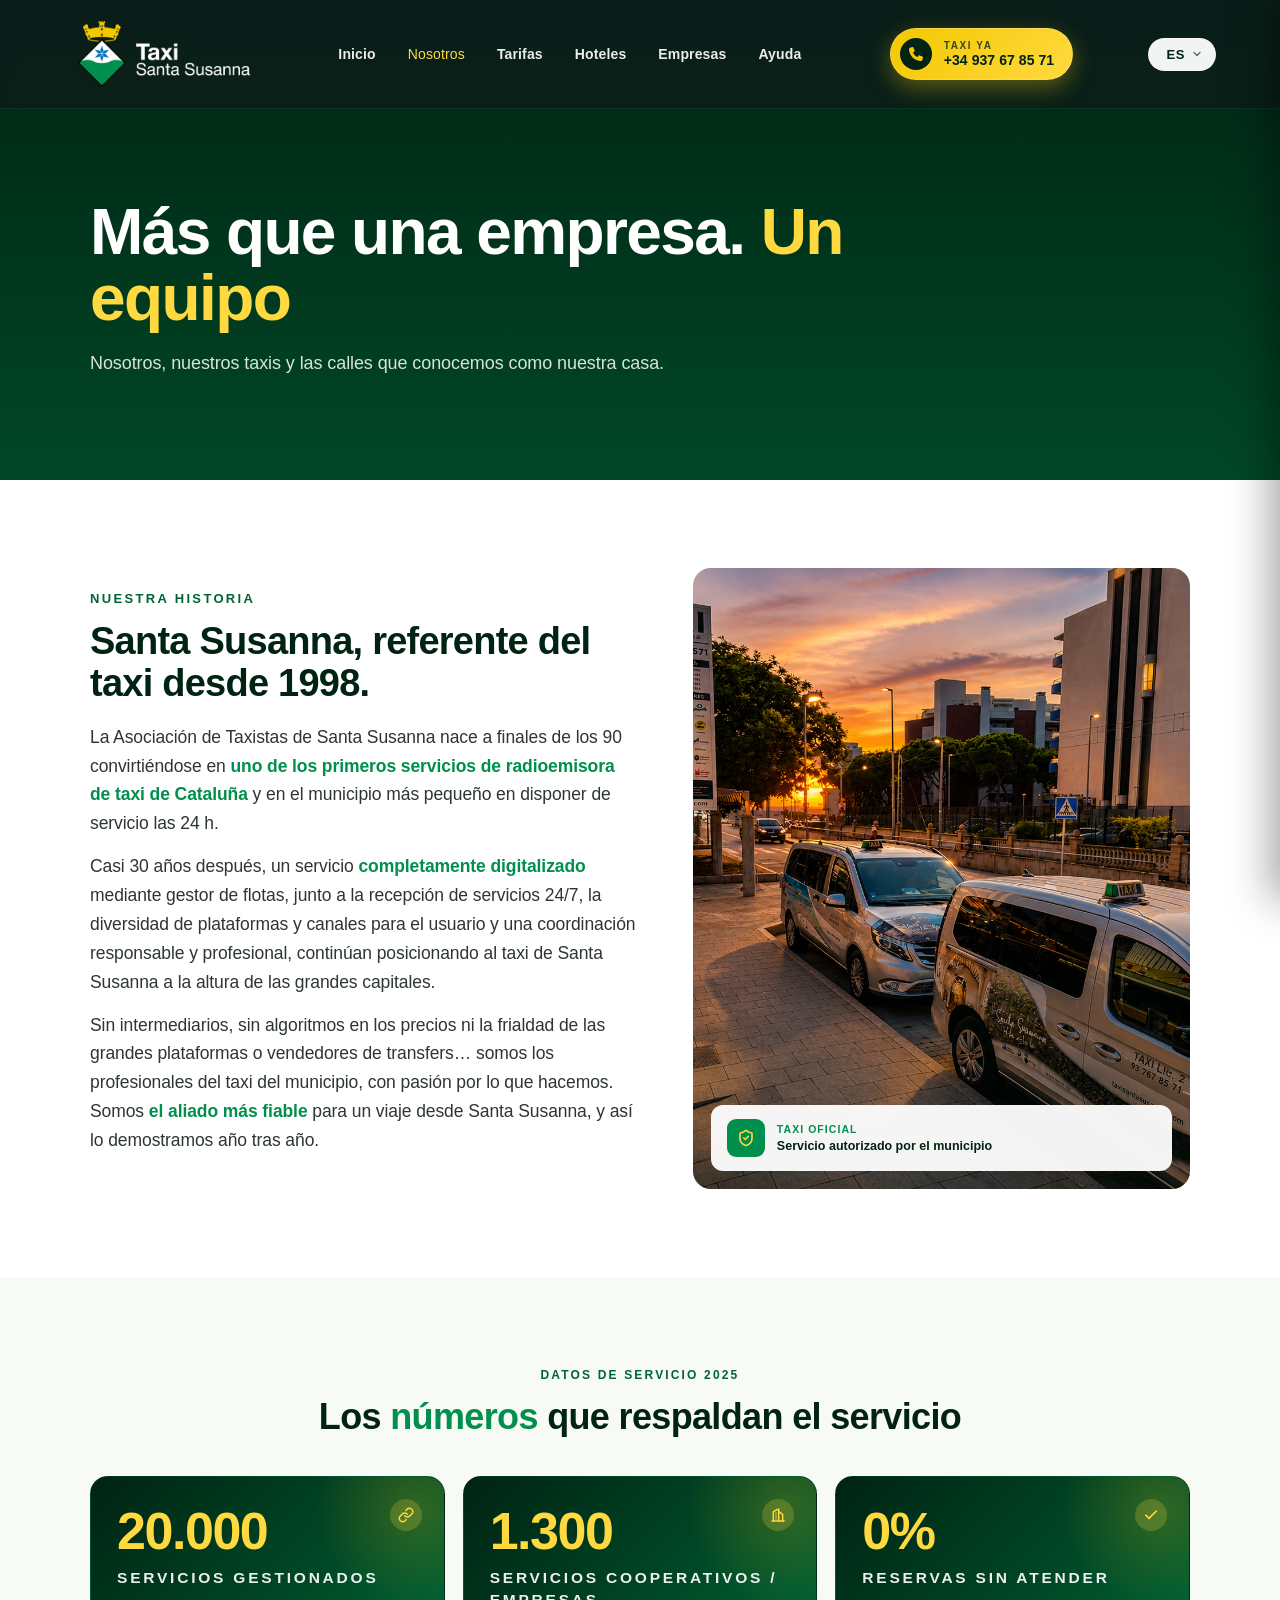
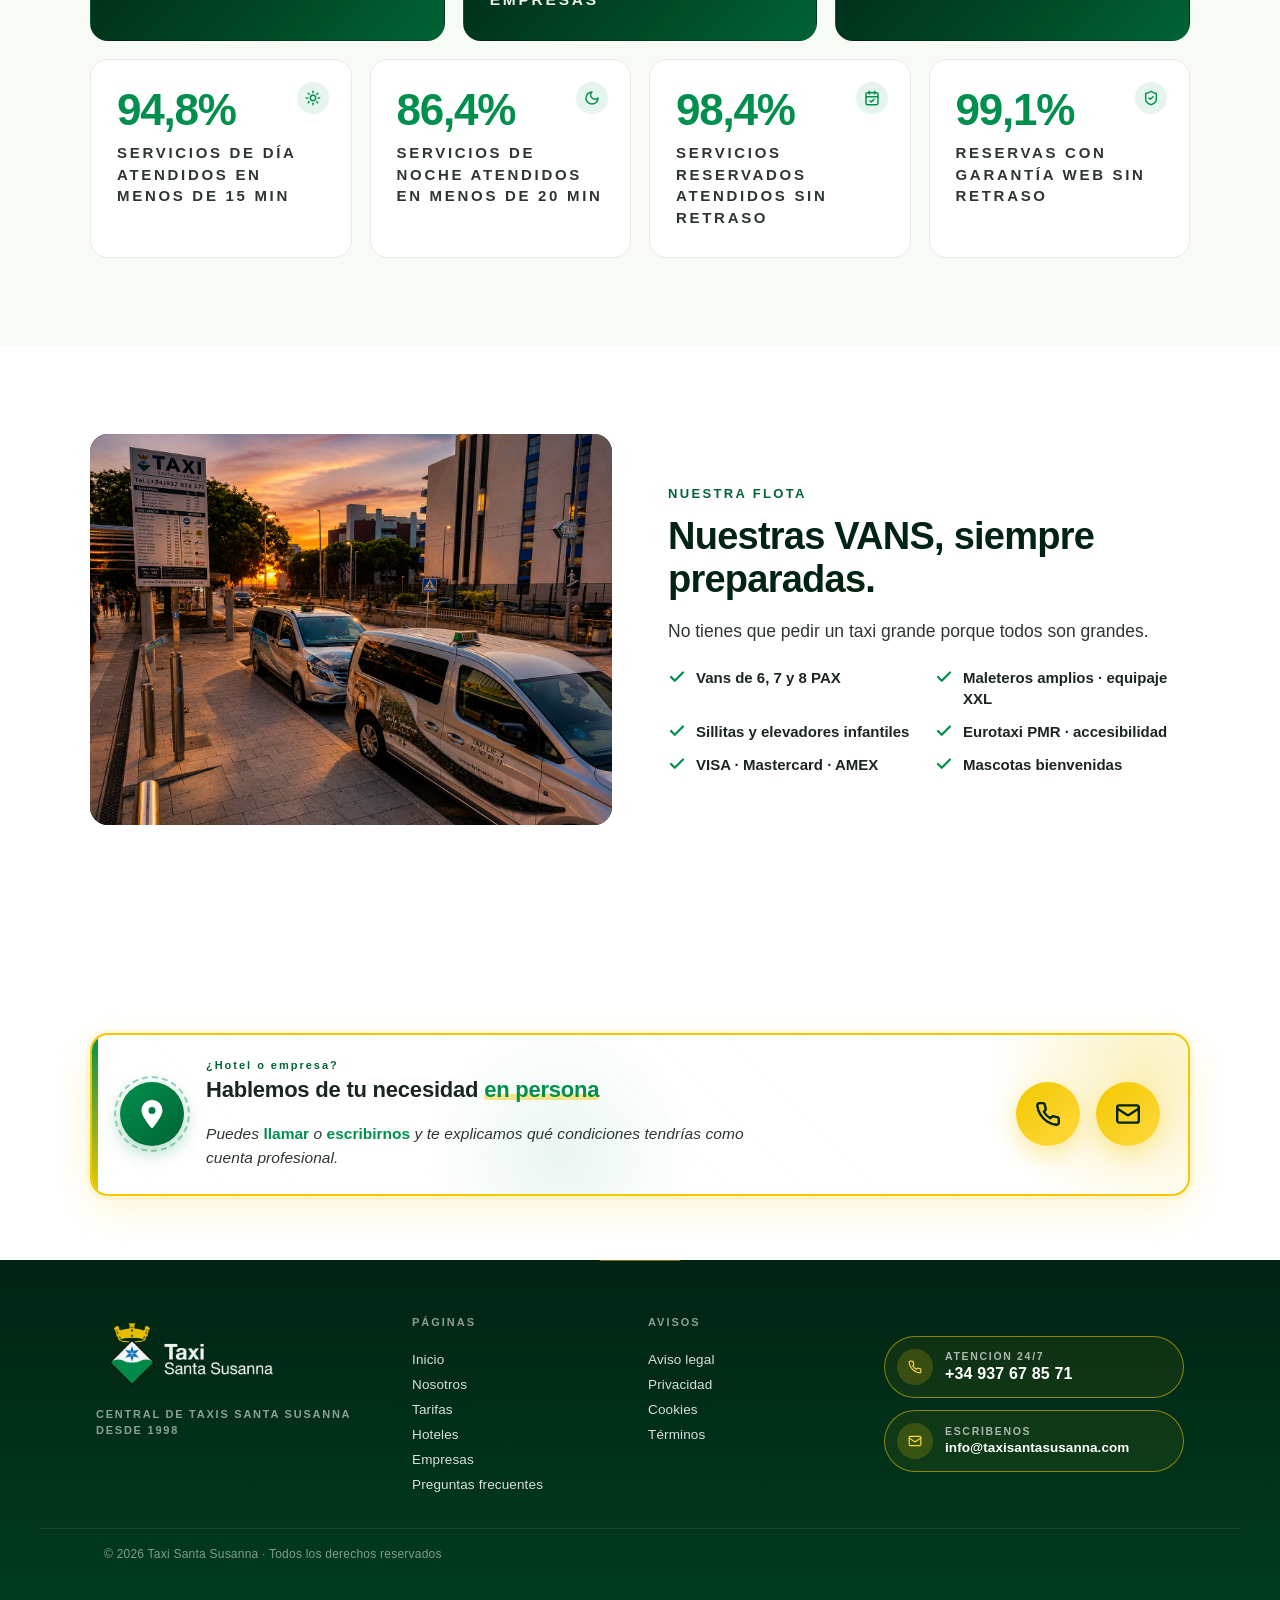
<file: quienes-somos.html>
<!DOCTYPE html>
<html lang="es">
<head>
<meta charset="UTF-8">
<meta name="viewport" content="width=device-width, initial-scale=1.0">
<title>Quiénes somos · Taxi Santa Susanna · Asociación desde 1998</title>
<meta name="description" content="Asociación de taxistas de Santa Susanna desde 1998. No somos una franquicia ni un intermediario: somos los profesionales del taxi del municipio.">

<link rel="preconnect" href="https://fonts.googleapis.com">
<link rel="preconnect" href="https://fonts.gstatic.com" crossorigin>
<link href="https://fonts.googleapis.com/css2?family=Inter:wght@400;500;600;700;800;900&display=swap" rel="stylesheet">

<link rel="stylesheet" href="styles.css?v=20260521b">

<style>
/* =====================================================================
   QUIÉNES SOMOS — Componentes específicos
   ===================================================================== */

/* Hero unificado con el de Tarifas: gradiente verde sin imagen */
.qs-hero {
  position: relative;
  padding: 152px 24px 56px;
  min-height: 0; height: 480px;
  background: linear-gradient(180deg, #002313 0%, #004726 100%);
  color: #ffffff;
  overflow: hidden;
  display: flex;
  align-items: center;
}
.qs-hero-inner {
  max-width: 1100px;
  margin: 0 auto;
  width: 100%;
}
.qs-eyebrow {
  font-size: 13px;
  font-weight: 800;
  letter-spacing: 0.18em;
  color: #F3C800;
  text-transform: uppercase;
  margin-bottom: 14px;
  display: inline-block;
}
.qs-h1 {
  font-size: 64px;
  font-weight: 800;
  line-height: 1.04;
  letter-spacing: -0.025em;
  margin: 0 0 18px;
  max-width: 880px;
}
.qs-h1 .accent { color: #FFD940; }
.qs-hero-lead {
  font-size: 18px;
  font-weight: 500;
  line-height: 1.55;
  letter-spacing: -0.005em;
  color: rgba(255,255,255,0.85);
  max-width: 720px;
  margin: 0;
}
.qs-hero-lead strong {
  color: #FFD940;
  font-weight: 800;
}

/* Stats bar — verde corporativo del index (#002313 → #004726) */
.qs-stats {
  background: linear-gradient(180deg, #002313 0%, #004726 100%);
  padding: 36px 24px;
  position: relative;
  overflow: hidden;
}
.qs-stats-inner {
  max-width: 1100px;
  margin: 0 auto;
  display: grid;
  grid-template-columns: repeat(4, 1fr);
  gap: 24px;
  position: relative;
  z-index: 1;
}
.qs-stat {
  text-align: center;
  color: white;
  position: relative;
  padding: 4px 0;
}
.qs-stat + .qs-stat::before {
  content: "";
  position: absolute;
  left: -12px; top: 50%;
  transform: translateY(-50%);
  width: 1px; height: 36px;
  background: rgba(243,200,0,0.18);
}
.qs-stat-num {
  font-size: 42px;
  font-weight: 900;
  color: #FFD940;
  line-height: 1;
  letter-spacing: -0.025em;
  margin-bottom: 6px;
  font-feature-settings: "tnum";
}
.qs-stat-label {
  font-size: 11px;
  font-weight: 800;
  letter-spacing: 0.18em;
  text-transform: uppercase;
  color: rgba(255,255,255,0.75);
}

/* Sección historia (2 cols) */
.qs-section {
  padding: 88px 24px;
  background: #ffffff;
}
.qs-section.alt { background: #f8faf6; }
.qs-section-inner {
  max-width: 1100px;
  margin: 0 auto;
}
.qs-historia {
  display: grid;
  grid-template-columns: 1.1fr 1fr;
  gap: 56px;
  align-items: center;
}
.qs-historia-text h2 {
  font-size: 38px;
  font-weight: 800;
  color: #002313;
  margin: 0 0 18px;
  line-height: 1.12;
  letter-spacing: -0.02em;
}
.qs-historia-text p {
  font-size: 17.5px;
  font-weight: 500;
  color: #2d3631;
  line-height: 1.65;
  margin: 0 0 14px;
  letter-spacing: -0.005em;
}
.qs-historia-text p strong {
  color: #008F4C;
  font-weight: 800;
}
.qs-historia-img {
  position: relative;
  border-radius: 18px;
  overflow: hidden;
  aspect-ratio: 4/5;
  background: #002313;
}
.qs-historia-img img {
  width: 100%;
  height: 100%;
  object-fit: cover;
  display: block;
}
.qs-historia-img::after {
  content: "";
  position: absolute;
  inset: 0;
  background: linear-gradient(180deg, transparent 55%, rgba(0,20,12,0.4) 100%);
}
.qs-historia-badge {
  position: absolute;
  bottom: 18px;
  left: 18px;
  right: 18px;
  z-index: 2;
  background: rgba(255,255,255,0.95);
  backdrop-filter: blur(10px);
  border-radius: 12px;
  padding: 14px 16px;
  display: flex;
  align-items: center;
  gap: 12px;
}
.qs-historia-badge-icon {
  width: 38px;
  height: 38px;
  border-radius: 9px;
  background: #008F4C;
  color: #FFD940;
  display: inline-flex;
  align-items: center;
  justify-content: center;
  flex-shrink: 0;
}
.qs-historia-badge-icon svg { width: 18px; height: 18px; }
.qs-historia-badge-text {
  font-size: 12.5px;
  font-weight: 700;
  color: #002313;
  line-height: 1.35;
}
.qs-historia-badge-text small {
  display: block;
  font-size: 10.5px;
  font-weight: 600;
  letter-spacing: 0.1em;
  text-transform: uppercase;
  color: #008F4C;
  margin-bottom: 2px;
}

/* ============================================================
   STATS 2025 — bloque entre Historia y Valores
   ============================================================ */
.qs-stats-header {
  text-align: center;
  margin-bottom: 38px;
}
.qs-stats-eyebrow {
  font-size: 12px;
  font-weight: 800;
  letter-spacing: 0.18em;
  color: #006435;
  text-transform: uppercase;
  display: inline-block;
  margin-bottom: 14px;
}
.qs-stats-title {
  font-size: 36px;
  font-weight: 800;
  color: #002313;
  margin: 0;
  letter-spacing: -0.018em;
  line-height: 1.15;
}
.qs-stats-title .accent { color: #008F4C; }

.qs-stats-hero {
  display: grid;
  grid-template-columns: repeat(3, 1fr);
  gap: 18px;
  margin-bottom: 18px;
}
.qs-stats-grid {
  display: grid;
  grid-template-columns: repeat(4, 1fr);
  gap: 18px;
}
.qs-stat-card {
  position: relative;
  background: #ffffff;
  border: 1px solid #e6ece8;
  border-radius: 18px;
  padding: 28px 26px;
  transition: transform 0.25s ease, box-shadow 0.25s ease, border-color 0.25s ease;
  overflow: hidden;
}
.qs-stat-card:hover {
  transform: translateY(-3px);
  box-shadow: 0 16px 36px rgba(0,143,76,0.08);
  border-color: #B2DDC9;
}
.qs-stat-card.primary {
  background: linear-gradient(135deg, #002313 0%, #004726 60%, #006435 100%);
  border-color: transparent;
  color: #ffffff;
}
.qs-stat-card.primary::before {
  content: "";
  position: absolute;
  top: -70px; right: -70px;
  width: 200px; height: 200px;
  background: radial-gradient(circle, rgba(243,200,0,0.20) 0%, transparent 70%);
  border-radius: 50%;
  pointer-events: none;
}
.qs-stat-card.highlight {
  background: linear-gradient(135deg, #EAF6F0 0%, #ffffff 100%);
  border-color: #B2DDC9;
}
.qs-stat-num {
  position: relative;
  z-index: 1;
  font-size: 44px;
  font-weight: 900;
  color: #008F4C;
  letter-spacing: -0.028em;
  line-height: 1;
  margin-bottom: 10px;
  display: block;
}
.qs-stat-card.primary .qs-stat-num { color: #FFD940; font-size: 52px; }
.qs-stat-card.highlight .qs-stat-num { color: #006435; }
.qs-stat-label {
  position: relative;
  z-index: 1;
  font-size: 15px;
  font-weight: 600;
  color: #2d3631;
  line-height: 1.45;
  margin: 0;
}
.qs-stat-card.primary .qs-stat-label { color: rgba(255,255,255,0.92); font-size: 15.5px; }
.qs-stat-icon {
  position: absolute;
  top: 22px; right: 22px;
  width: 32px; height: 32px;
  border-radius: 50%;
  background: rgba(0,143,76,0.10);
  color: #008F4C;
  display: inline-flex; align-items: center; justify-content: center;
  z-index: 1;
}
.qs-stat-icon svg { width: 16px; height: 16px; }
.qs-stat-card.primary .qs-stat-icon {
  background: rgba(255,217,64,0.20); color: #FFD940;
}

@media (max-width: 980px) {
  .qs-stats-hero { grid-template-columns: repeat(3, 1fr); }
  .qs-stats-grid { grid-template-columns: repeat(2, 1fr); }
  .qs-stat-num { font-size: 36px; }
  .qs-stat-card.primary .qs-stat-num { font-size: 42px; }
}
@media (max-width: 640px) {
  .qs-stats-hero { grid-template-columns: 1fr; gap: 14px; margin-bottom: 14px; }
  .qs-stats-grid { grid-template-columns: 1fr; gap: 14px; }
  .qs-stats-title { font-size: 26px; }
  .qs-stat-card { padding: 22px 20px; }
  .qs-stat-num { font-size: 34px; }
  .qs-stat-card.primary .qs-stat-num { font-size: 40px; }
  .qs-stat-label { font-size: 13.5px; }
}

/* Valores */
.qs-section-title {
  font-size: 38px;
  font-weight: 800;
  color: #002313;
  text-align: center;
  margin: 0 0 12px;
  line-height: 1.12;
  letter-spacing: -0.02em;
}
.qs-section-sub {
  font-size: 17.5px;
  font-weight: 500;
  color: #5a6660;
  text-align: center;
  max-width: 720px;
  margin: 0 auto 40px;
  line-height: 1.55;
  letter-spacing: -0.005em;
}
.qs-valores-grid {
  display: grid;
  grid-template-columns: repeat(4, 1fr);
  gap: 16px;
}
.qs-valor {
  background: white;
  border-radius: 16px;
  border: 0.5px solid #e0e6e2;
  padding: 28px 22px 24px;
  text-align: center;
  position: relative;
  overflow: hidden;
  transition: transform 0.3s ease, box-shadow 0.3s ease, border-color 0.3s ease;
}
.qs-valor::before {
  content: "";
  position: absolute;
  top: 0; left: 0; right: 0;
  height: 3px;
  background: linear-gradient(90deg, #008F4C 0%, #F3C800 100%);
  opacity: 0.85;
}
.qs-valor:hover {
  transform: translateY(-4px);
  box-shadow: 0 16px 36px rgba(0,143,76,0.12);
  border-color: #B2DDC9;
}
.qs-valor-icon-wrap {
  position: relative;
  width: 64px;
  height: 64px;
  margin: 6px auto 16px;
}
.qs-valor-icon-ring {
  position: absolute;
  inset: 0;
  border: 2px dashed rgba(0,143,76,0.3);
  border-radius: 50%;
  animation: qs-ring-rot 22s linear infinite;
}
@keyframes qs-ring-rot { to { transform: rotate(360deg); } }
.qs-valor-icon-circle {
  position: absolute;
  inset: 6px;
  border-radius: 50%;
  background: linear-gradient(135deg, #EAF6F0 0%, #D8EEE4 100%);
  display: inline-flex;
  align-items: center;
  justify-content: center;
  color: #008F4C;
  box-shadow: 0 4px 12px rgba(0,143,76,0.12);
}
.qs-valor-icon-circle svg { width: 24px; height: 24px; }
.qs-valor h3 {
  font-size: 16px;
  font-weight: 800;
  color: #1a2620;
  margin: 0 0 8px;
  letter-spacing: -0.01em;
}
.qs-valor p {
  font-size: 13px;
  font-weight: 500;
  color: #2d3631;
  line-height: 1.55;
  margin: 0;
}

/* Servicios pro (2 cards grandes) */
.qs-servicios-grid {
  display: grid;
  grid-template-columns: 1fr 1fr;
  gap: 22px;
}
.qs-servicio {
  background: white;
  border-radius: 18px;
  border: 1px solid #e6ece8;
  padding: 32px 28px;
  position: relative;
  overflow: hidden;
  transition: transform 0.25s ease, box-shadow 0.25s ease;
}
.qs-servicio:hover {
  transform: translateY(-4px);
  box-shadow: 0 18px 40px rgba(0,143,76,0.1);
}
.qs-servicio.dark {
  background: linear-gradient(135deg, #002313 0%, #004726 60%, #006435 100%);
  color: white;
  border-color: transparent;
}
.qs-servicio.dark::before {
  content: "";
  position: absolute;
  top: -80px;
  right: -80px;
  width: 240px;
  height: 240px;
  background: radial-gradient(circle, rgba(243,200,0,0.18) 0%, transparent 70%);
  border-radius: 50%;
}
.qs-servicio-eyebrow {
  font-size: 11px;
  font-weight: 800;
  letter-spacing: 0.18em;
  color: #008F4C;
  text-transform: uppercase;
  margin-bottom: 10px;
  display: inline-flex;
  align-items: center;
  gap: 8px;
}
.qs-servicio.dark .qs-servicio-eyebrow { color: #F3C800; }
.qs-servicio-eyebrow svg {
  width: 14px;
  height: 14px;
}
.qs-servicio h3 {
  font-size: 24px;
  font-weight: 800;
  color: #1a2620;
  margin: 0 0 12px;
  letter-spacing: -0.015em;
}
.qs-servicio.dark h3 { color: white; }
.qs-servicio-desc {
  font-size: 14.5px;
  font-weight: 500;
  color: #2d3631;
  line-height: 1.6;
  margin: 0 0 18px;
  position: relative;
  z-index: 1;
}
.qs-servicio.dark .qs-servicio-desc { color: rgba(255,255,255,0.85); }
.qs-servicio-list {
  list-style: none;
  margin: 0 0 22px;
  padding: 0;
  position: relative;
  z-index: 1;
}
.qs-servicio-list li {
  font-size: 15px;
  font-weight: 500;
  color: #2d3631;
  padding: 7px 0 7px 26px;
  position: relative;
  line-height: 1.5;
}
.qs-servicio.dark .qs-servicio-list li { color: rgba(255,255,255,0.92); }
.qs-servicio-list li::before {
  content: "";
  position: absolute;
  left: 0;
  top: 8px;
  width: 16px;
  height: 16px;
  background-color: #008F4C;
  -webkit-mask: url("data:image/svg+xml;utf8,<svg xmlns='http://www.w3.org/2000/svg' viewBox='0 0 24 24' fill='none' stroke='currentColor' stroke-width='3' stroke-linecap='round' stroke-linejoin='round'><polyline points='20 6 9 17 4 12'/></svg>") no-repeat center / contain;
          mask: url("data:image/svg+xml;utf8,<svg xmlns='http://www.w3.org/2000/svg' viewBox='0 0 24 24' fill='none' stroke='currentColor' stroke-width='3' stroke-linecap='round' stroke-linejoin='round'><polyline points='20 6 9 17 4 12'/></svg>") no-repeat center / contain;
}
.qs-servicio.dark .qs-servicio-list li::before { background-color: #FFD940; }
.qs-servicio-cta {
  display: inline-flex;
  align-items: center;
  gap: 7px;
  padding: 11px 18px;
  background: #008F4C;
  color: white;
  border-radius: 8px;
  font-size: 13px;
  font-weight: 700;
  letter-spacing: 0.04em;
  text-transform: uppercase;
  text-decoration: none;
  transition: background 0.2s ease, transform 0.2s ease;
  position: relative;
  z-index: 1;
}
.qs-servicio-cta:hover { background: #006435; transform: translateY(-1px); }
.qs-servicio.dark .qs-servicio-cta {
  background: linear-gradient(135deg, #F3C800 0%, #FFD940 100%);
  color: #002313;
}
.qs-servicio.dark .qs-servicio-cta:hover { box-shadow: 0 8px 20px rgba(243,200,0,0.45); transform: translateY(-1px); }

/* Flota */
.qs-flota-grid {
  display: grid;
  grid-template-columns: 1fr 1fr;
  gap: 56px;
  align-items: center;
}
.qs-flota-text h2 {
  font-size: 38px;
  font-weight: 800;
  color: #002313;
  margin: 0 0 16px;
  line-height: 1.12;
  letter-spacing: -0.02em;
}
.qs-flota-text p {
  font-size: 17.5px;
  font-weight: 500;
  color: #2d3631;
  line-height: 1.6;
  margin: 0 0 22px;
}
.qs-flota-features {
  list-style: none;
  margin: 0;
  padding: 0;
  display: grid;
  grid-template-columns: 1fr 1fr;
  gap: 12px;
}
.qs-flota-features li {
  font-size: 15px;
  font-weight: 600;
  color: #1a2620;
  padding-left: 28px;
  position: relative;
  line-height: 1.4;
}
.qs-flota-features li::before {
  content: "";
  position: absolute;
  left: 0;
  top: 1px;
  width: 18px;
  height: 18px;
  background-color: #008F4C;
  -webkit-mask: url("data:image/svg+xml;utf8,<svg xmlns='http://www.w3.org/2000/svg' viewBox='0 0 24 24' fill='none' stroke='currentColor' stroke-width='3' stroke-linecap='round' stroke-linejoin='round'><polyline points='20 6 9 17 4 12'/></svg>") no-repeat center / contain;
          mask: url("data:image/svg+xml;utf8,<svg xmlns='http://www.w3.org/2000/svg' viewBox='0 0 24 24' fill='none' stroke='currentColor' stroke-width='3' stroke-linecap='round' stroke-linejoin='round'><polyline points='20 6 9 17 4 12'/></svg>") no-repeat center / contain;
}
.qs-flota-img {
  border-radius: 18px;
  overflow: hidden;
  aspect-ratio: 4/3;
  background: #002313;
}
.qs-flota-img img {
  width: 100%;
  height: 100%;
  object-fit: cover;
  display: block;
}

/* Zona de servicio — verde corporativo del index */
.qs-zona-section {
  padding: 72px 24px;
  background: linear-gradient(180deg, #002313 0%, #004726 100%);
  color: white;
  position: relative;
  overflow: hidden;
}
.qs-zona-section::before {
  content: "";
  position: absolute;
  inset: 0;
  background: radial-gradient(ellipse at top right, rgba(243,200,0,0.12) 0%, transparent 55%);
  pointer-events: none;
}
.qs-zona-inner {
  max-width: 1100px;
  margin: 0 auto;
  display: grid;
  grid-template-columns: 0.85fr 1.45fr;
  gap: 48px;
  align-items: center;
  position: relative;
  z-index: 1;
}
.qs-zona-text .qs-eyebrow { color: #F3C800; }
.qs-zona-text h2 {
  font-size: 34px;
  font-weight: 800;
  color: white;
  margin: 0 0 16px;
  line-height: 1.15;
  letter-spacing: -0.02em;
}
.qs-zona-text h2 .accent {
  color: #FFD940;
  position: relative;
}
.qs-zona-text > p {
  font-size: 15.5px;
  font-weight: 500;
  color: rgba(255,255,255,0.85);
  line-height: 1.6;
  margin: 0 0 24px;
}
.qs-zona-text > p strong {
  color: #FFD940;
  font-weight: 800;
}
.qs-zona-poblaciones-label {
  font-size: 11px;
  font-weight: 800;
  letter-spacing: 0.18em;
  text-transform: uppercase;
  color: rgba(255,255,255,0.6);
  margin-bottom: 12px;
}
.qs-zona-poblaciones {
  display: flex;
  flex-wrap: wrap;
  gap: 8px;
}
.qs-zona-pob {
  display: inline-flex;
  align-items: center;
  gap: 6px;
  padding: 7px 14px;
  background: rgba(255,255,255,0.06);
  border: 1px solid rgba(243,200,0,0.25);
  color: #FFD940;
  font-size: 12.5px;
  font-weight: 700;
  letter-spacing: 0.02em;
  border-radius: 999px;
  transition: background 0.2s ease, border-color 0.2s ease;
}
.qs-zona-pob:hover {
  background: rgba(243,200,0,0.12);
  border-color: rgba(243,200,0,0.5);
}
.qs-zona-pob svg { width: 11px; height: 11px; opacity: 0.7; }
.qs-zona-pob.home {
  background: linear-gradient(135deg, #F3C800 0%, #FFD940 100%);
  color: #002313;
  border-color: transparent;
  font-weight: 800;
}
.qs-zona-pob.home svg { color: #002313; opacity: 1; }

.qs-zona-map-wrap {
  position: relative;
  border-radius: 18px;
  overflow: hidden;
  background: white;
  padding: 10px;
  width: 100%;
  box-shadow:
    0 30px 70px rgba(0, 60, 25, 0.45),
    0 0 0 1px rgba(243,200,0,0.3);
}
.qs-zona-map-wrap img {
  width: 100%;
  height: auto;
  display: block;
  border-radius: 12px;
}
.qs-zona-map-badge {
  position: absolute;
  top: 18px;
  left: 18px;
  background: rgba(0,35,19,0.92);
  backdrop-filter: blur(10px);
  color: white;
  padding: 8px 14px;
  border-radius: 999px;
  font-size: 11px;
  font-weight: 800;
  letter-spacing: 0.14em;
  text-transform: uppercase;
  display: inline-flex;
  align-items: center;
  gap: 6px;
  z-index: 2;
  border: 1px solid rgba(243,200,0,0.3);
}
.qs-zona-map-badge svg { width: 12px; height: 12px; color: #F3C800; }
.qs-zona-map-caption {
  font-size: 13px;
  font-weight: 600;
  font-style: italic;
  color: rgba(255,255,255,0.92);
  text-align: center;
  margin-top: 14px;
  letter-spacing: 0.04em;
}

/* CTA reutilizado — padding completo para que cubra el hero sticky por detrás */
.qs-cta-final { padding: 64px 24px; background: #ffffff; }
.qs-cta-final-inner { max-width: 1100px; margin: 0 auto; }

/* ===== Responsive ===== */
@media (min-width: 481px) and (max-width: 1023px) {
  .qs-h1 { font-size: 44px; line-height: 1.08; letter-spacing: -0.022em; }
}
@media (max-width: 980px) {
  .qs-stats-inner { grid-template-columns: repeat(2, 1fr); gap: 20px; }
  .qs-historia, .qs-flota-grid, .qs-zona-inner { grid-template-columns: 1fr; gap: 36px; }
  .qs-valores-grid { grid-template-columns: repeat(2, 1fr); }
  .qs-servicios-grid { grid-template-columns: 1fr; }
}
@media (max-width: 640px) {
  .qs-hero { padding: 160px 20px 44px; min-height: 320px; }
  .qs-h1 { font-size: 36px; line-height: 1.1; letter-spacing: -0.025em; }
  .qs-hero-lead { font-size: 15.5px; }
  .qs-stats { padding: 22px 20px; }
  .qs-stat-num { font-size: 28px; }
  .qs-stat-label { font-size: 10.5px; }
  .qs-section { padding: 48px 20px; }
  .qs-section-title { font-size: 26px; }
  .qs-section-sub { font-size: 15.5px; margin-bottom: 28px; }
  .qs-historia-text h2 { font-size: 26px; }
  .qs-historia-text p { font-size: 15.5px; }
  .qs-valores-grid { grid-template-columns: 1fr; gap: 12px; }
  .qs-valor { padding: 22px 18px; }
  .qs-servicio { padding: 26px 22px; }
  .qs-servicio h3 { font-size: 20px; }
  .qs-flota-text h2 { font-size: 26px; }
  .qs-flota-features { grid-template-columns: 1fr; gap: 10px; }
  .qs-zona-section { padding: 48px 20px; }
  .qs-zona-text h2 { font-size: 24px; }
  .qs-zona-text > p { font-size: 14px; }
  .qs-zona-pob { font-size: 11.5px; padding: 6px 11px; }
  .qs-zona-map-wrap { padding: 6px; }
}
</style>
</head>
<body>

<!-- ====== HEADER (inyectado por nav.js) ====== -->
<div id="site-header"></div>

<main>

<!-- ====== HERO ====== -->
<section class="qs-hero">
  <div class="qs-hero-inner">
    <h1 class="qs-h1">Más que una empresa. <span class="accent">Un equipo</span></h1>
    <p class="qs-hero-lead">Nosotros, nuestros taxis y las calles que conocemos como nuestra casa.</p>
  </div>
</section>

<!-- ====== HISTORIA ====== -->
<section class="qs-section">
  <div class="qs-section-inner">
    <div class="qs-historia">
      <div class="qs-historia-text">
        <div class="qs-eyebrow" style="color:#006435;">Nuestra historia</div>
        <h2>Santa Susanna, referente del taxi desde 1998.</h2>
        <p>La Asociación de Taxistas de Santa Susanna nace a finales de los 90 convirtiéndose en <strong>uno de los primeros servicios de radioemisora de taxi de Cataluña</strong> y en el municipio más pequeño en disponer de servicio las 24 h.</p>
        <p>Casi 30 años después, un servicio <strong>completamente digitalizado</strong> mediante gestor de flotas, junto a la recepción de servicios 24/7, la diversidad de plataformas y canales para el usuario y una coordinación responsable y profesional, continúan posicionando al taxi de Santa Susanna a la altura de las grandes capitales.</p>
        <p>Sin intermediarios, sin algoritmos en los precios ni la frialdad de las grandes plataformas o vendedores de transfers… somos los profesionales del taxi del municipio, con pasión por lo que hacemos. Somos <strong>el aliado más fiable</strong> para un viaje desde Santa Susanna, y así lo demostramos año tras año.</p>
      </div>
      <div class="qs-historia-img">
        <img src="images/flota-hero.png" alt="Parada oficial de Taxi Santa Susanna con cartel y vehículos de la flota al atardecer" loading="lazy">
        <div class="qs-historia-badge">
          <div class="qs-historia-badge-icon">
            <svg xmlns="http://www.w3.org/2000/svg" viewBox="0 0 24 24" fill="none" stroke="currentColor" stroke-width="2.2" stroke-linecap="round" stroke-linejoin="round"><path d="M20 13c0 5-3.5 7.5-7.66 8.95a1 1 0 0 1-.67-.01C7.5 20.5 4 18 4 13V6a1 1 0 0 1 1-1c2 0 4.5-1.2 6.24-2.72a1.17 1.17 0 0 1 1.52 0C14.51 3.81 17 5 19 5a1 1 0 0 1 1 1z"/><path d="m9 12 2 2 4-4"/></svg>
          </div>
          <div class="qs-historia-badge-text">
            <small>Taxi oficial</small>
            Servicio autorizado por el municipio
          </div>
        </div>
      </div>
    </div>
  </div>
</section>

<!-- ====== STATS 2025 ====== -->
<section class="qs-section alt">
  <div class="qs-section-inner">

    <div class="qs-stats-header">
      <span class="qs-stats-eyebrow">Datos de servicio 2025</span>
      <h2 class="qs-stats-title">Los <span class="accent">números</span> que respaldan el servicio</h2>
    </div>

    <!-- Hero stats: cifras absolutas -->
    <div class="qs-stats-hero">
      <article class="qs-stat-card primary">
        <span class="qs-stat-icon">
          <svg xmlns="http://www.w3.org/2000/svg" viewBox="0 0 24 24" fill="none" stroke="currentColor" stroke-width="2.2" stroke-linecap="round" stroke-linejoin="round"><path d="M10 13a5 5 0 0 0 7.54.54l3-3a5 5 0 0 0-7.07-7.07l-1.72 1.71"/><path d="M14 11a5 5 0 0 0-7.54-.54l-3 3a5 5 0 0 0 7.07 7.07l1.71-1.71"/></svg>
        </span>
        <span class="qs-stat-num">20.000</span>
        <p class="qs-stat-label">Servicios gestionados</p>
      </article>
      <article class="qs-stat-card primary">
        <span class="qs-stat-icon">
          <svg xmlns="http://www.w3.org/2000/svg" viewBox="0 0 24 24" fill="none" stroke="currentColor" stroke-width="2.2" stroke-linecap="round" stroke-linejoin="round"><path d="M3 21h18"/><path d="M5 21V7l8-4v18"/><path d="M19 21V11l-6-4"/><path d="M9 9v.01"/><path d="M9 12v.01"/><path d="M9 15v.01"/><path d="M9 18v.01"/></svg>
        </span>
        <span class="qs-stat-num">1.300</span>
        <p class="qs-stat-label">Servicios cooperativos / empresas</p>
      </article>
      <article class="qs-stat-card primary">
        <span class="qs-stat-icon">
          <svg xmlns="http://www.w3.org/2000/svg" viewBox="0 0 24 24" fill="none" stroke="currentColor" stroke-width="2.4" stroke-linecap="round" stroke-linejoin="round"><polyline points="20 6 9 17 4 12"/></svg>
        </span>
        <span class="qs-stat-num">0%</span>
        <p class="qs-stat-label">Reservas sin atender</p>
      </article>
    </div>

    <!-- Grid stats: porcentajes -->
    <div class="qs-stats-grid">
      <article class="qs-stat-card">
        <span class="qs-stat-icon">
          <svg xmlns="http://www.w3.org/2000/svg" viewBox="0 0 24 24" fill="none" stroke="currentColor" stroke-width="2.2" stroke-linecap="round" stroke-linejoin="round"><circle cx="12" cy="12" r="4"/><path d="M12 2v2"/><path d="M12 20v2"/><path d="m4.93 4.93 1.41 1.41"/><path d="m17.66 17.66 1.41 1.41"/><path d="M2 12h2"/><path d="M20 12h2"/><path d="m6.34 17.66-1.41 1.41"/><path d="m19.07 4.93-1.41 1.41"/></svg>
        </span>
        <span class="qs-stat-num">94,8%</span>
        <p class="qs-stat-label">Servicios de día atendidos en menos de 15 min</p>
      </article>
      <article class="qs-stat-card">
        <span class="qs-stat-icon">
          <svg xmlns="http://www.w3.org/2000/svg" viewBox="0 0 24 24" fill="none" stroke="currentColor" stroke-width="2.2" stroke-linecap="round" stroke-linejoin="round"><path d="M12 3a6 6 0 0 0 9 9 9 9 0 1 1-9-9Z"/></svg>
        </span>
        <span class="qs-stat-num">86,4%</span>
        <p class="qs-stat-label">Servicios de noche atendidos en menos de 20 min</p>
      </article>
      <article class="qs-stat-card">
        <span class="qs-stat-icon">
          <svg xmlns="http://www.w3.org/2000/svg" viewBox="0 0 24 24" fill="none" stroke="currentColor" stroke-width="2.2" stroke-linecap="round" stroke-linejoin="round"><rect width="18" height="18" x="3" y="4" rx="2"/><path d="M16 2v4"/><path d="M8 2v4"/><path d="M3 10h18"/><path d="m9 16 2 2 4-4"/></svg>
        </span>
        <span class="qs-stat-num">98,4%</span>
        <p class="qs-stat-label">Servicios reservados atendidos sin retraso</p>
      </article>
      <article class="qs-stat-card">
        <span class="qs-stat-icon">
          <svg xmlns="http://www.w3.org/2000/svg" viewBox="0 0 24 24" fill="none" stroke="currentColor" stroke-width="2.2" stroke-linecap="round" stroke-linejoin="round"><path d="M20 13c0 5-3.5 7.5-7.66 8.95a1 1 0 0 1-.67-.01C7.5 20.5 4 18 4 13V6a1 1 0 0 1 1-1c2 0 4.5-1.2 6.24-2.72a1.17 1.17 0 0 1 1.52 0C14.51 3.81 17 5 19 5a1 1 0 0 1 1 1z"/><path d="m9 12 2 2 4-4"/></svg>
        </span>
        <span class="qs-stat-num">99,1%</span>
        <p class="qs-stat-label">Reservas con garantía web sin retraso</p>
      </article>
    </div>

  </div>
</section>

<!-- ====== FLOTA ====== -->
<section class="qs-section">
  <div class="qs-section-inner">
    <div class="qs-flota-grid">
      <div class="qs-flota-img">
        <img src="images/flota-hero.png" alt="Vehículos de la flota Taxi Santa Susanna · Mercedes y Skoda eco" loading="lazy" style="object-position: center 60%;">
      </div>
      <div class="qs-flota-text">
        <div class="qs-eyebrow" style="color:#006435;">Nuestra flota</div>
        <h2>Nuestras VANS, siempre preparadas.</h2>
        <p>No tienes que pedir un taxi grande porque todos son grandes.</p>
        <ul class="qs-flota-features">
          <li>Vans de 6, 7 y 8 PAX</li>
          <li>Maleteros amplios · equipaje XXL</li>
          <li>Sillitas y elevadores infantiles</li>
          <li>Eurotaxi PMR · accesibilidad</li>
          <li>VISA · Mastercard · AMEX</li>
          <li>Mascotas bienvenidas</li>
        </ul>
      </div>
    </div>
  </div>
</section>

<!-- ====== CTA FINAL ====== -->
<section class="qs-cta-final" id="contacto">
  <div class="qs-cta-final-inner">
    <div class="cta-extra-v2">
      <div class="cta-glow"></div>
      <div class="cta-glow-2"></div>
      <div class="cta-icon-wrap">
        <div class="cta-icon-ring"></div>
        <div class="cta-icon-circle">
          <svg class="cta-icon-svg" xmlns="http://www.w3.org/2000/svg" viewBox="0 0 384 512"><path d="M215.7 499.2C267 435 384 279.4 384 192C384 86 298 0 192 0S0 86 0 192c0 87.4 117 243 168.3 307.2c12.3 15.3 35.1 15.3 47.4 0zM192 128a64 64 0 1 1 0 128 64 64 0 1 1 0-128z"/></svg>
        </div>
      </div>
      <div class="cta-text-block">
        <div class="cta-eyebrow cta-eyebrow-nobar">¿Hotel o empresa?</div>
        <div class="cta-title">Hablemos de tu necesidad <span class="accent">en persona</span></div>
        <p class="cta-tagline">Puedes <strong>llamar</strong> o <strong>escribirnos</strong> y te explicamos qué condiciones tendrías como cuenta profesional.</p>
      </div>
      <div class="cta-contact-icons">
        <a href="tel:+34937678571" class="cta-icon-btn" aria-label="Llamar">
          <svg xmlns="http://www.w3.org/2000/svg" viewBox="0 0 24 24" fill="none" stroke="currentColor" stroke-width="2.2" stroke-linecap="round" stroke-linejoin="round"><path d="M22 16.92v3a2 2 0 0 1-2.18 2 19.79 19.79 0 0 1-8.63-3.07 19.5 19.5 0 0 1-6-6 19.79 19.79 0 0 1-3.07-8.67A2 2 0 0 1 4.11 2h3a2 2 0 0 1 2 1.72 12.84 12.84 0 0 0 .7 2.81 2 2 0 0 1-.45 2.11L8.09 9.91a16 16 0 0 0 6 6l1.27-1.27a2 2 0 0 1 2.11-.45 12.84 12.84 0 0 0 2.81.7A2 2 0 0 1 22 16.92z"/></svg>
        </a>
        <a href="mailto:info@taxisantasusanna.com" class="cta-icon-btn" aria-label="Escribir">
          <svg xmlns="http://www.w3.org/2000/svg" viewBox="0 0 24 24" fill="none" stroke="currentColor" stroke-width="2.2" stroke-linecap="round" stroke-linejoin="round"><rect width="20" height="16" x="2" y="4" rx="2"/><path d="m22 7-8.97 5.7a1.94 1.94 0 0 1-2.06 0L2 7"/></svg>
        </a>
      </div>
    </div>
  </div>
</section>

</main>

<!-- ====== FOOTER ====== -->
<footer class="footer">
  <div class="footer-inner">
    <div class="footer-grid">
      <div class="footer-col footer-col-brand">
        <a href="index.html" class="footer-logo-link">
          <img src="images/logo.png" alt="Taxi Santa Susanna - Servicio oficial desde 1998" class="footer-logo-img">
        </a>
        <p class="footer-tagline">Central de taxis Santa Susanna desde 1998</p>
      </div>
      <div class="footer-col">
        <h5 class="footer-col-title">Páginas</h5>
        <nav class="footer-nav">
          
          <a href="index.html">Inicio</a>
          <a href="quienes-somos.html">Nosotros</a>
          <a href="tarifas.html">Tarifas</a>
          <a href="hoteles.html">Hoteles</a>
    <a href="empresa.html">Empresas</a>
          <a href="preguntas-frecuentes.html">Preguntas frecuentes</a>
        </nav>
      </div>
      <div class="footer-col">
        <h5 class="footer-col-title">Avisos</h5>
        <nav class="footer-nav">
          <a href="#">Aviso legal</a>
          <a href="#">Privacidad</a>
          <a href="#">Cookies</a>
          <a href="#">Términos</a>
        </nav>
      </div>
      <div class="footer-col footer-col-cta">
        <a href="tel:+34937678571" class="footer-phone-cta footer-cta-phone">
          <span class="footer-phone-cta-icon"><svg xmlns="http://www.w3.org/2000/svg" viewBox="0 0 24 24" fill="none" stroke="currentColor" stroke-width="2" stroke-linecap="round" stroke-linejoin="round" aria-hidden="true"><path d="M22 16.92v3a2 2 0 0 1-2.18 2 19.79 19.79 0 0 1-8.63-3.07 19.5 19.5 0 0 1-6-6 19.79 19.79 0 0 1-3.07-8.67A2 2 0 0 1 4.11 2h3a2 2 0 0 1 2 1.72 12.84 12.84 0 0 0 .7 2.81 2 2 0 0 1-.45 2.11L8.09 9.91a16 16 0 0 0 6 6l1.27-1.27a2 2 0 0 1 2.11-.45 12.84 12.84 0 0 0 2.81.7A2 2 0 0 1 22 16.92z"/></svg></span>
          <span class="footer-phone-cta-text"><span class="footer-phone-cta-label">Atención 24/7</span><span class="footer-phone-cta-num">+34 937 67 85 71</span></span>
        </a>
        <a href="mailto:info@taxisantasusanna.com" class="footer-phone-cta footer-cta-email">
          <span class="footer-phone-cta-icon"><svg xmlns="http://www.w3.org/2000/svg" viewBox="0 0 24 24" fill="none" stroke="currentColor" stroke-width="2" stroke-linecap="round" stroke-linejoin="round" aria-hidden="true"><rect width="20" height="16" x="2" y="4" rx="2"/><path d="m22 7-8.97 5.7a1.94 1.94 0 0 1-2.06 0L2 7"/></svg></span>
          <span class="footer-phone-cta-text"><span class="footer-phone-cta-label">Escríbenos</span><span class="footer-phone-cta-num">info@taxisantasusanna.com</span></span>
        </a>
      </div>
    </div>
    <div class="footer-bottom">
      <div class="footer-copy">© 2026 Taxi Santa Susanna · Todos los derechos reservados</div>
    </div>
  </div>
</footer>

<script>
// Nav scroll
(function() {
  const nav = document.querySelector(".nav");
  if (!nav) return;
  const update = () => {
    if (window.scrollY > 40) nav.classList.add("scrolled");
    else nav.classList.remove("scrolled");
  };
  update();
  window.addEventListener("scroll", update, { passive: true });
})();
</script>

<script src="nav.js"></script>
</body>
</html>
</file>
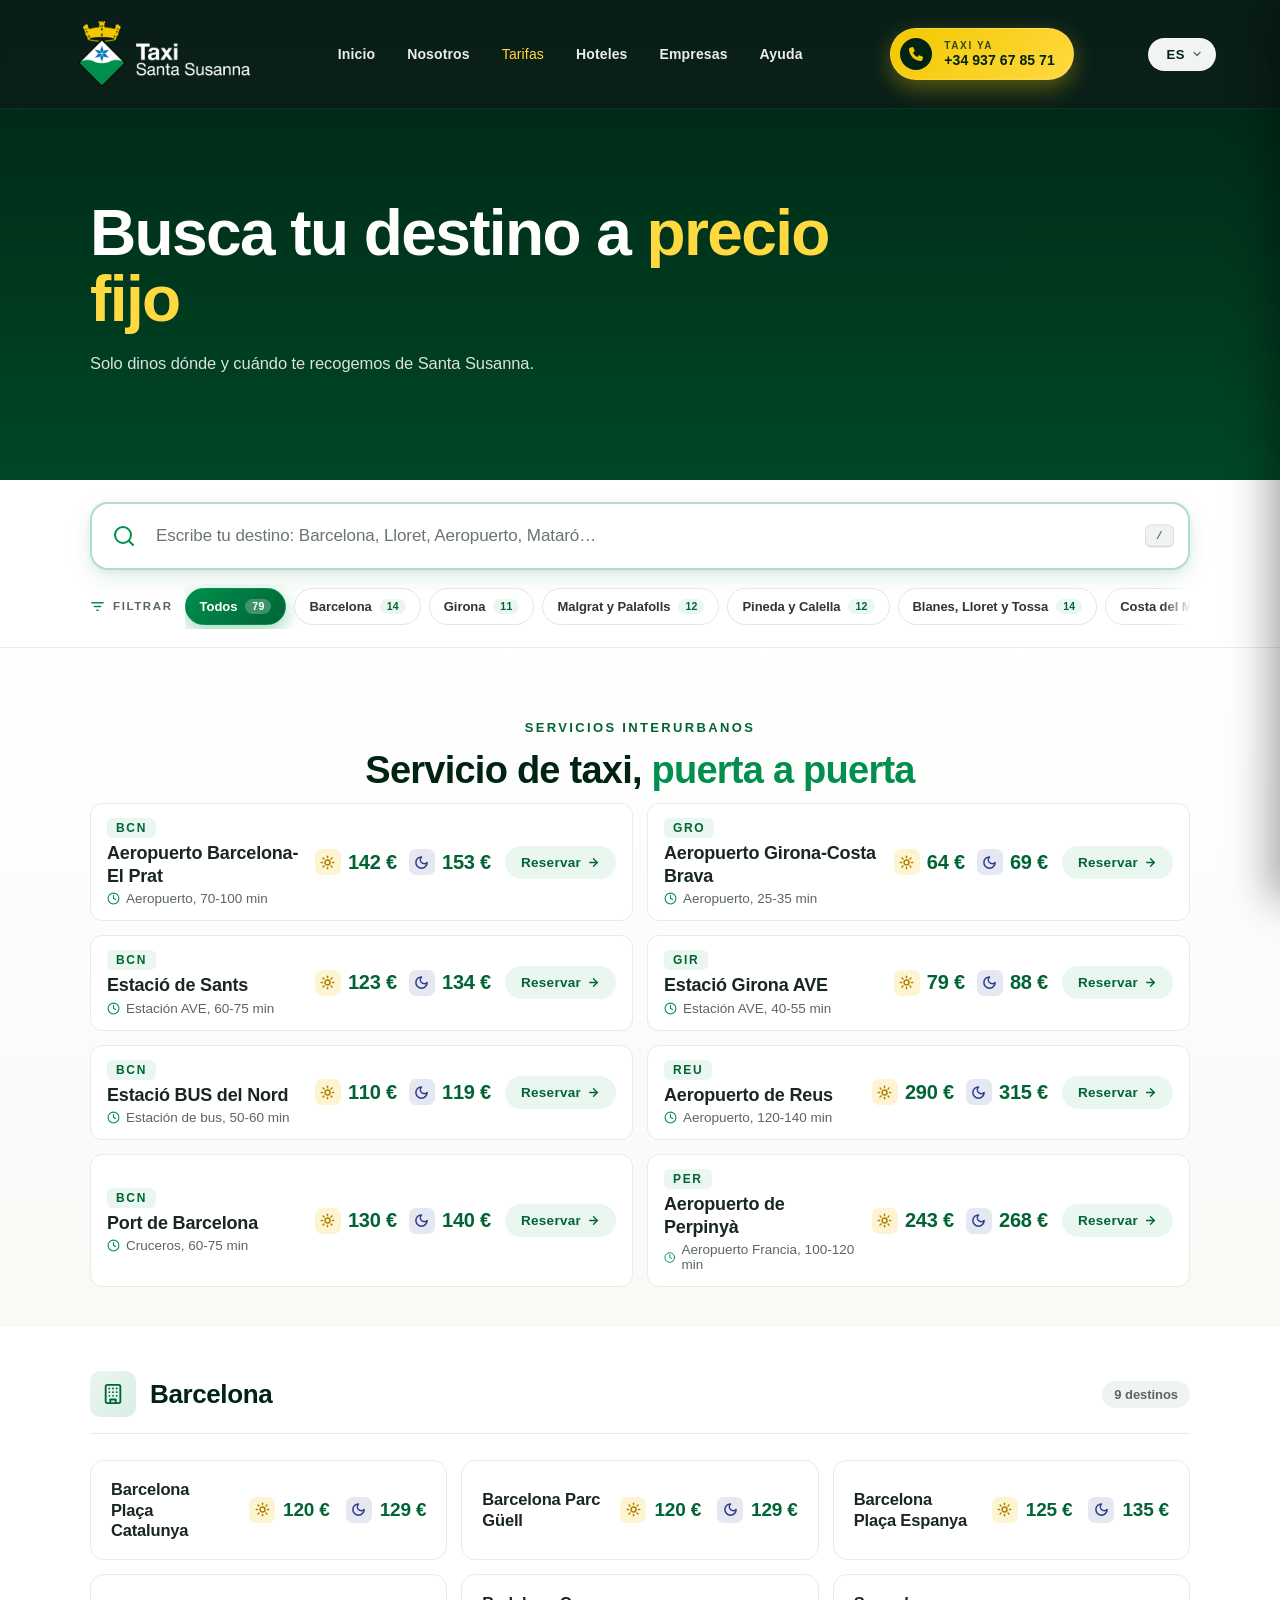
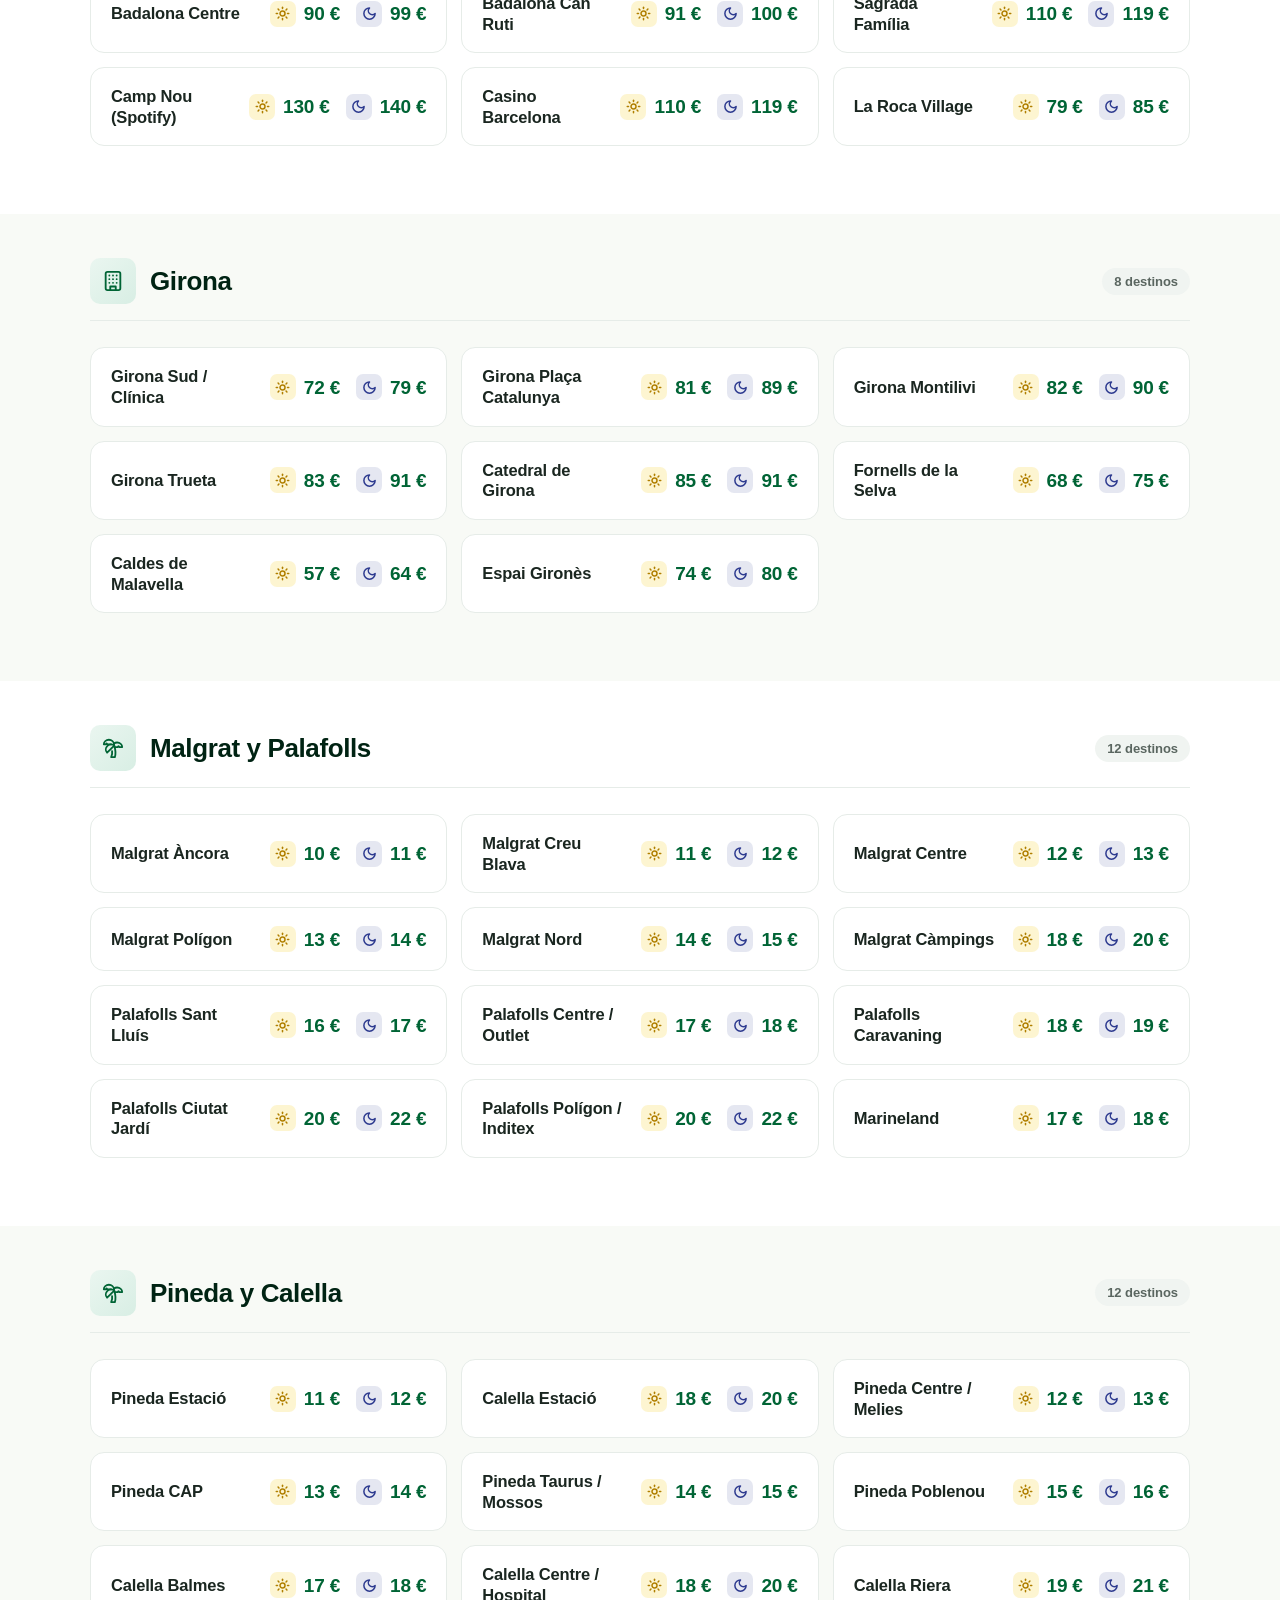
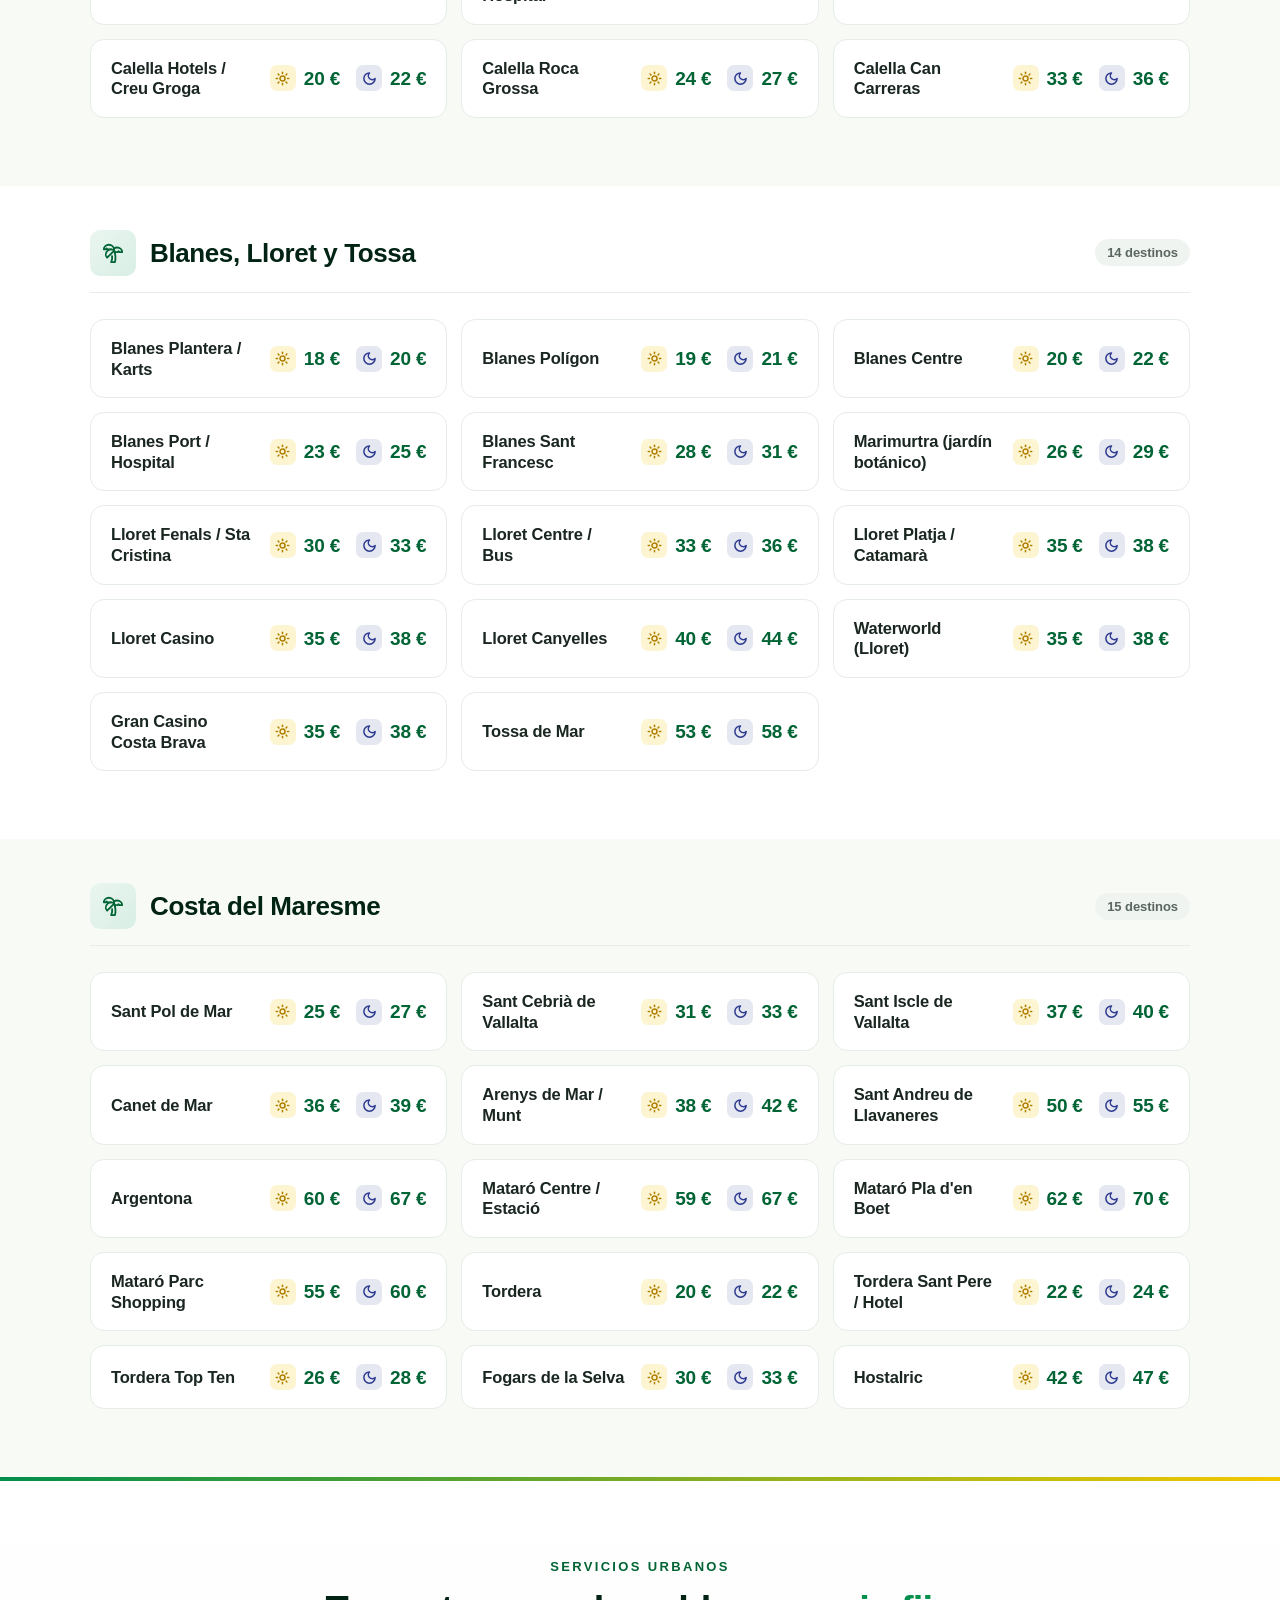
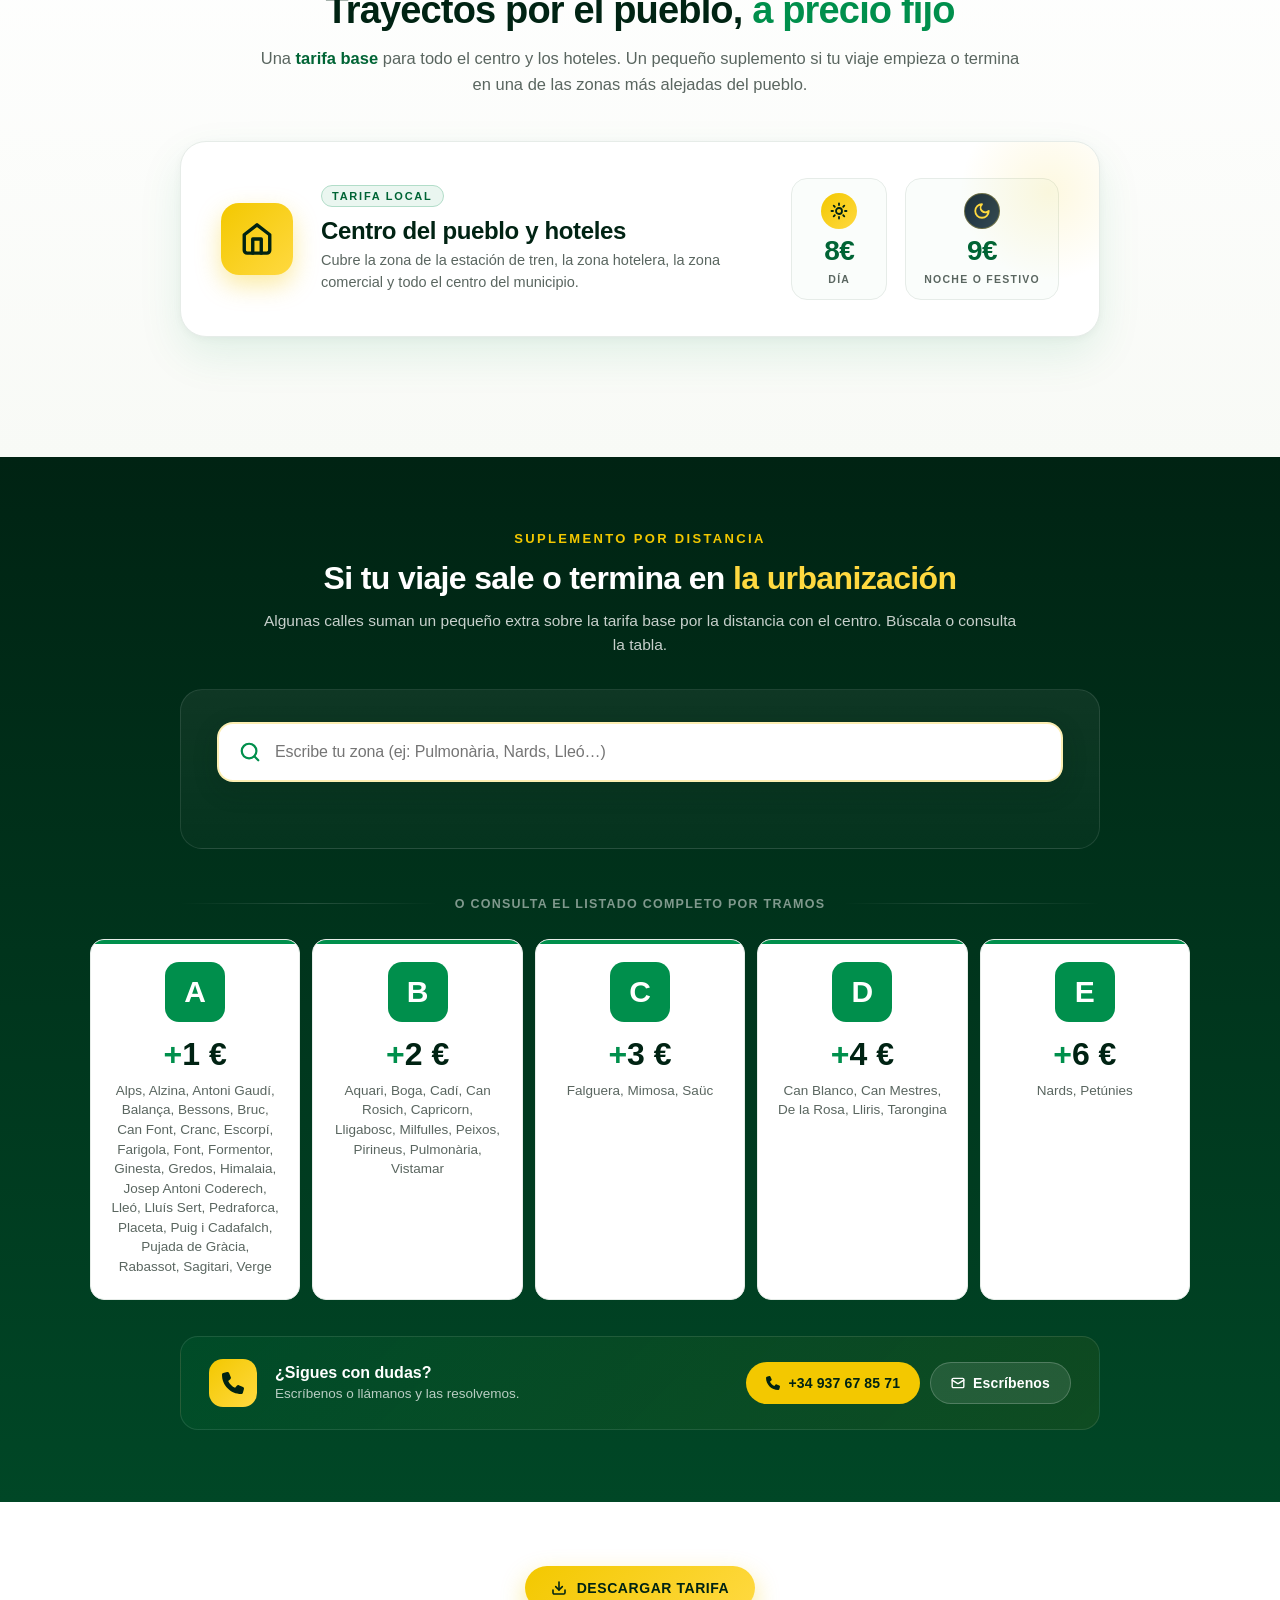
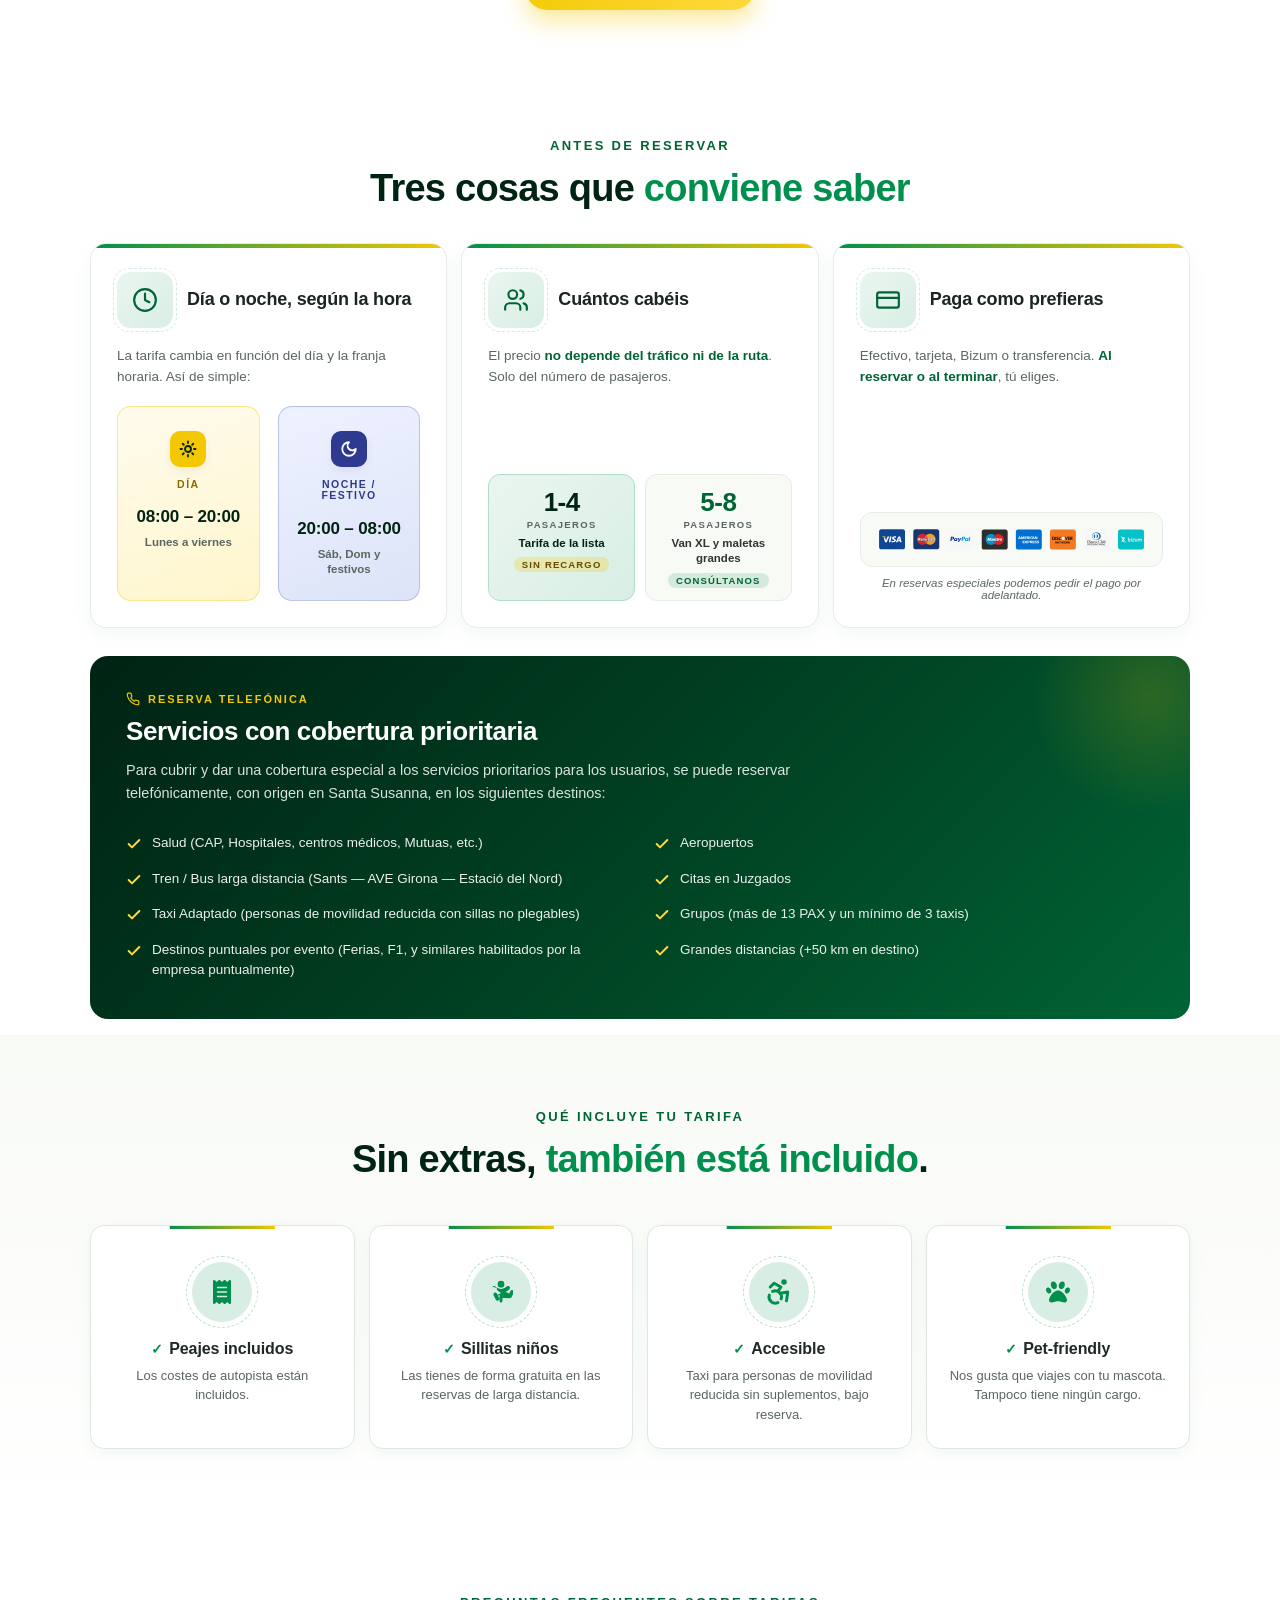
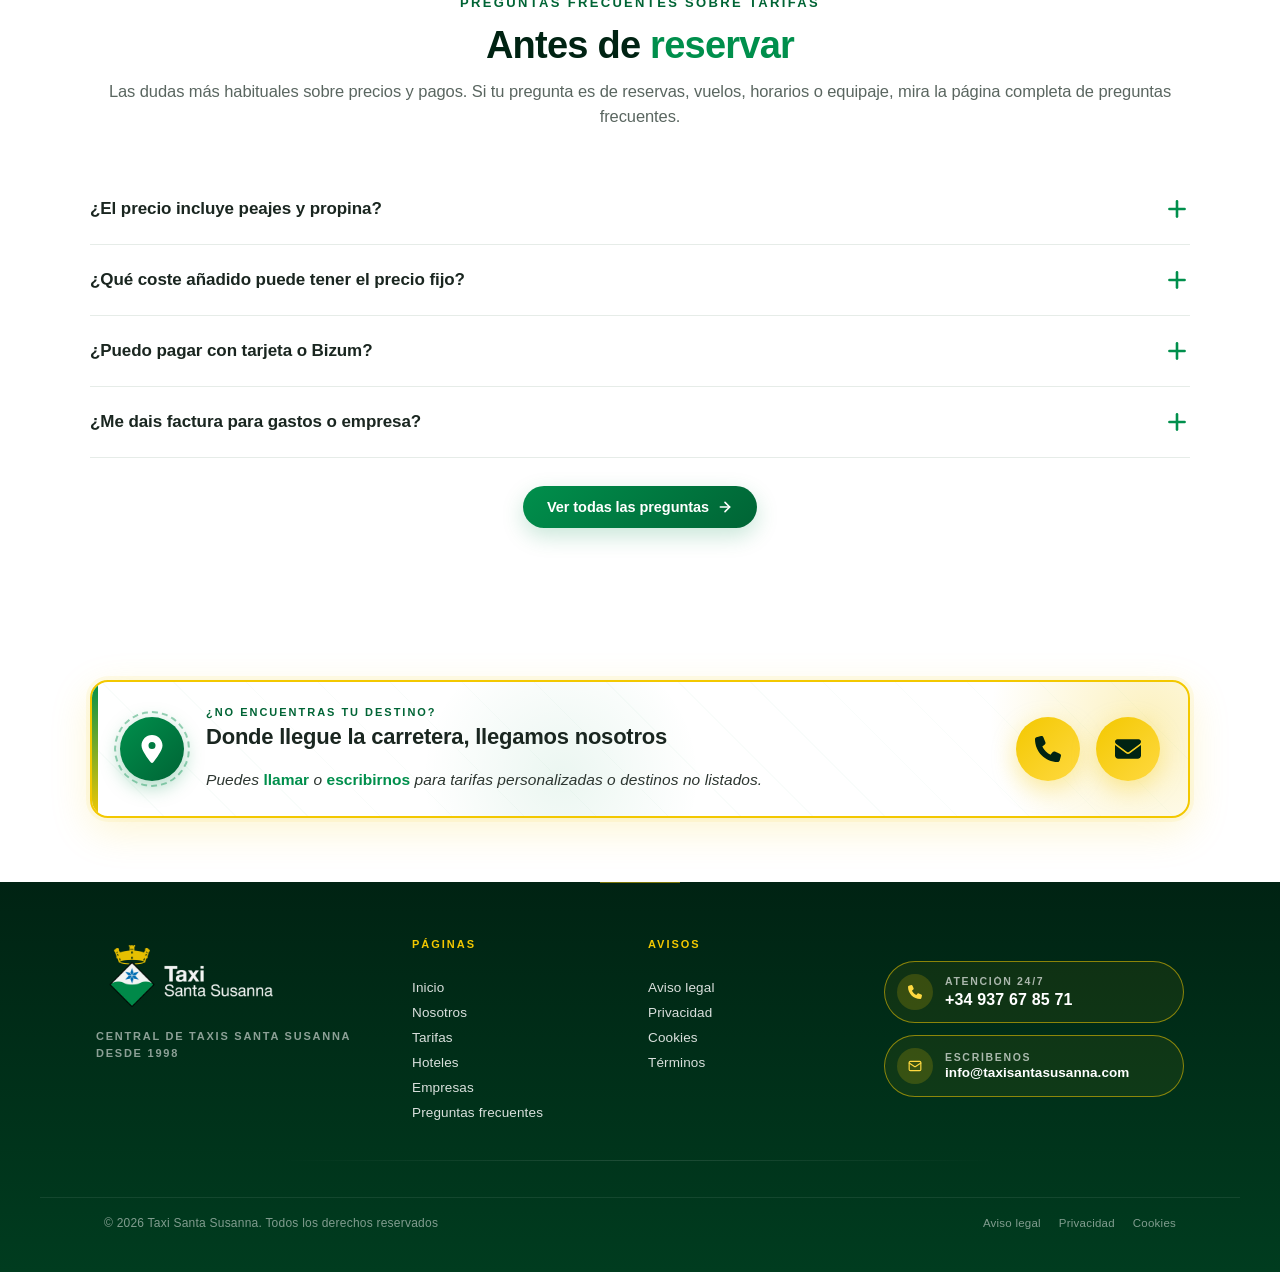
<file: tarifas.html>
<!DOCTYPE html>
<html lang="es">
<head>
<meta charset="UTF-8">
<meta name="viewport" content="width=device-width, initial-scale=1.0">
<title>Tarifas 2026 Taxi Santa Susanna</title>
<meta name="description" content="Lista oficial completa de tarifas 2026 reguladas. Más de 45 destinos: aeropuertos, estaciones AVE, Barcelona, Girona, Lloret, Tossa, Costa del Maresme y Santa Susanna local.">

<link rel="preconnect" href="https://fonts.googleapis.com">
<link rel="preconnect" href="https://fonts.gstatic.com" crossorigin>
<link href="https://fonts.googleapis.com/css2?family=Inter:wght@400;500;600;700;800;900&display=swap" rel="stylesheet">

<link rel="stylesheet" href="styles.css?v=20260521b">

<style>
/* =====================================================================
   LISTA DE PRECIOS — Componentes específicos
   ===================================================================== */

/* ===== Nav CTA "Llamar" ===== */
.nav-call {
  display: inline-flex;
  align-items: center;
  gap: 12px;
  padding: 9px 18px 9px 9px;
  border-radius: 999px;
  background: linear-gradient(135deg, #F3C800 0%, #FFD940 100%);
  color: #002313;
  text-decoration: none;
  border: 1.5px solid rgba(255,255,255,0.18);
  box-shadow: 0 8px 22px rgba(243,200,0,0.35);
  transition: transform 0.2s ease, box-shadow 0.2s ease;
  margin-left: 14px;
  flex-shrink: 0;
  font-family: inherit;
}
.nav-call:hover {
  transform: translateY(-1px);
  box-shadow: 0 12px 28px rgba(243,200,0,0.5);
}
.nav-call-ico {
  width: 32px;
  height: 32px;
  border-radius: 50%;
  background: #002313;
  color: #F3C800;
  display: inline-flex;
  align-items: center;
  justify-content: center;
  flex-shrink: 0;
}
.nav-call-ico svg {
  width: 14px;
  height: 14px;
  animation: nav-phone-shake 4s ease-in-out infinite;
  transform-origin: center;
}
@keyframes nav-phone-shake {
  0%, 90%, 100% { transform: rotate(0); }
  92% { transform: rotate(-14deg); }
  94% { transform: rotate(14deg); }
  96% { transform: rotate(-8deg); }
  98% { transform: rotate(6deg); }
}
.nav-call:hover .nav-call-ico svg { animation: none; }
.nav-call-text {
  display: flex;
  flex-direction: column;
  line-height: 1.1;
}
.nav-call-label {
  font-size: 10px;
  font-weight: 800;
  letter-spacing: 0.16em;
  text-transform: uppercase;
  opacity: 0.78;
}
.nav-call-num {
  font-size: 14px;
  font-weight: 800;
  letter-spacing: 0.005em;
  margin-top: 2px;
}

/* En móvil mostramos solo el icono — más compacto */
@media (max-width: 720px) {
  .nav-call {
    padding: 6px;
    margin-left: 8px;
    gap: 0;
  }
  .nav-call-text { display: none; }
  .nav-call-ico { width: 36px; height: 36px; }
  .nav-call-ico svg { width: 16px; height: 16px; }
}

/* Hero compacto */
.lp-hero {
  position: relative;
  padding: 152px 24px 56px;
  min-height: 0; height: 480px;
  background: linear-gradient(180deg, #002313 0%, #004726 100%);
  color: #ffffff;
  overflow: hidden;
  display: flex;
  align-items: center;
}
.lp-hero-inner { max-width: 1100px; margin: 0 auto; width: 100%; }
.lp-eyebrow {
  font-size: 13px;
  font-weight: 800;
  letter-spacing: 0.18em;
  color: #F3C800;
  text-transform: uppercase;
  margin-bottom: 14px;
  display: inline-block;
}
.lp-h1 {
  font-size: 64px;
  font-weight: 800;
  line-height: 1.04;
  letter-spacing: -0.025em;
  margin: 0 0 18px;
  max-width: 820px;
}
.lp-h1 .accent { color: #FFD940; }
.lp-subhead {
  font-size: 16.5px;
  font-weight: 500;
  color: rgba(255,255,255,0.85);
  line-height: 1.55;
  letter-spacing: -0.005em;
  max-width: 720px;
  margin: 0;
}
.lp-subhead strong { color: #FFD940; font-weight: 800; }
.lp-subhead #lp-total-destinos { display: inline; }

/* ===========================================================
   TOOLBAR (search + filtros) — UI/UX v3
   =========================================================== */
.lp-toolbar {
  background: rgba(255, 255, 255, 0.88);
  -webkit-backdrop-filter: saturate(180%) blur(14px);
  backdrop-filter: saturate(180%) blur(14px);
  padding: 22px 24px 18px;
  border-bottom: 1px solid #e6ece8;
  position: sticky;
  /* top calculado por JS según altura real del nav (.nav es position:fixed) */
  top: var(--nav-h, 76px);
  z-index: 40; /* por debajo del nav (z-index 1000) */
  transition: box-shadow 0.3s ease, padding 0.3s ease;
}
.lp-toolbar.is-stuck {
  box-shadow: 0 8px 28px rgba(0, 35, 19, 0.1);
  padding: 18px 24px 12px;
}
.lp-toolbar.is-stuck .lp-toolbar-inner {
  gap: 10px;
}
.lp-toolbar-inner {
  max-width: 1100px;
  margin: 0 auto;
  display: flex;
  flex-direction: column;
  gap: 14px;
}

/* === Row 1: Search === */
.lp-toolbar-row1 {
  display: block;
}

/* Titular del buscador — protagonismo */
.lp-search-title {
  display: flex;
  align-items: center;
  gap: 12px;
  font-size: 22px;
  font-weight: 800;
  color: #002313;
  letter-spacing: -0.018em;
  line-height: 1.2;
  margin: 0;
  flex-shrink: 0;
  min-width: 220px;
  transition: opacity 0.25s ease, max-width 0.3s ease, margin 0.25s ease;
  overflow: hidden;
}
.lp-search-title-ico {
  width: 36px; height: 36px;
  border-radius: 10px;
  background: linear-gradient(135deg, #008F4C 0%, #006435 100%);
  color: #ffffff;
  display: inline-flex; align-items: center; justify-content: center;
  flex-shrink: 0;
  box-shadow: 0 4px 12px rgba(0, 143, 76, 0.25);
}
.lp-search-title-ico svg { width: 18px; height: 18px; }
.lp-search-title-text { display: flex; flex-direction: column; line-height: 1.1; }
.lp-search-title-text small {
  font-size: 11px; font-weight: 800; letter-spacing: 0.14em;
  text-transform: uppercase; color: #008F4C; margin-bottom: 4px;
}
.lp-search-title-text strong {
  font-size: 21px; font-weight: 800; color: #002313;
}
.lp-toolbar.is-stuck .lp-search-title {
  display: none;
}
.lp-toolbar.is-stuck .lp-toolbar-row1 {
  display: block;
}

.lp-search {
  position: relative;
  flex: none;
}
.lp-search-input {
  width: 100%;
  padding: 18px 120px 18px 64px;
  height: 68px;
  border-radius: 18px;
  border: 2px solid #B2DDC9;
  font-size: 17px;
  font-weight: 500;
  color: #1a2620;
  background: #ffffff;
  font-family: inherit;
  outline: none;
  transition: border-color 0.25s ease, box-shadow 0.25s ease, transform 0.25s ease, height 0.25s ease, padding 0.25s ease, font-size 0.25s ease;
  box-sizing: border-box;
  box-shadow: 0 8px 22px rgba(0, 143, 76, 0.12), 0 2px 6px rgba(0, 35, 19, 0.06);
  letter-spacing: -0.005em;
}
.lp-search-input::placeholder {
  color: #6a7572;
  font-weight: 500;
}
.lp-search-input:hover { border-color: #008F4C; }
.lp-search-input:focus {
  border-color: #008F4C;
  box-shadow: 0 0 0 5px rgba(0, 143, 76, 0.16), 0 12px 28px rgba(0, 143, 76, 0.14);
  transform: translateY(-1px);
}
.lp-search-icon {
  position: absolute;
  left: 22px;
  top: 50%;
  transform: translateY(-50%);
  width: 24px;
  height: 24px;
  color: #008F4C;
  pointer-events: none;
  transition: color 0.25s ease, transform 0.25s ease, width 0.25s ease, height 0.25s ease, left 0.25s ease;
}
.lp-search-input:focus ~ .lp-search-icon { color: #006435; transform: translateY(-50%) scale(1.1); }

/* Cuando está pegado arriba (scroll), reduce el buscador para no comerse pantalla */
.lp-toolbar.is-stuck .lp-search-input {
  height: 46px;
  padding: 12px 100px 12px 48px;
  font-size: 14.5px;
  border-radius: 12px;
  border-width: 1.5px;
  box-shadow: 0 2px 8px rgba(0, 35, 19, 0.06);
}
.lp-toolbar.is-stuck .lp-search-icon {
  width: 17px; height: 17px; left: 16px;
}
.lp-toolbar.is-stuck .lp-search-kbd { display: none; }

/* Atajo de teclado "/" visible cuando no hay valor */
.lp-search-kbd {
  position: absolute;
  right: 16px;
  top: 50%;
  transform: translateY(-50%);
  padding: 4px 10px;
  background: #f0f4f1;
  border: 1px solid #d8e0db;
  border-bottom-width: 2px;
  border-radius: 6px;
  font-size: 11px;
  font-weight: 800;
  color: #5a6660;
  font-family: ui-monospace, SFMono-Regular, Menlo, monospace;
  letter-spacing: 0.04em;
  pointer-events: none;
  transition: opacity 0.2s ease;
}
.lp-search.has-value .lp-search-kbd,
.lp-search-input:focus ~ .lp-search-kbd { opacity: 0; }

/* Botón limpiar — reposicionado para no chocar con el atajo */
.lp-search-clear {
  position: absolute;
  right: 14px;
  top: 50%;
  transform: translateY(-50%);
  width: 30px;
  height: 30px;
  border-radius: 50%;
  background: #EAF6F0;
  border: none;
  color: #006435;
  display: none;
  align-items: center;
  justify-content: center;
  cursor: pointer;
  transition: background 0.2s ease, transform 0.2s ease;
}
.lp-search-clear svg { width: 15px; height: 15px; }
.lp-search-clear:hover { background: #008F4C; color: white; transform: translateY(-50%) scale(1.1); }
.lp-search.has-value .lp-search-clear { display: inline-flex; }

/* === Row 2: Chips === */
.lp-toolbar-row2 {
  display: flex;
  align-items: center;
  gap: 12px;
}
.lp-filters-label {
  display: inline-flex;
  align-items: center;
  gap: 8px;
  font-size: 11.5px;
  font-weight: 800;
  letter-spacing: 0.14em;
  text-transform: uppercase;
  color: #5a6660;
  flex-shrink: 0;
  white-space: nowrap;
}
.lp-filters-label svg { width: 15px; height: 15px; color: #008F4C; }

/* Scroll horizontal de chips — esconde scrollbar pero permite scroll */
.lp-filters-scroll {
  flex: 1 1 auto;
  position: relative;
  overflow: hidden;
}
.lp-filters {
  display: flex;
  gap: 8px;
  align-items: center;
  overflow-x: auto;
  overflow-y: hidden;
  scroll-behavior: smooth;
  scrollbar-width: none;
  -ms-overflow-style: none;
  padding: 4px 0;
  -webkit-overflow-scrolling: touch;
}
.lp-filters::-webkit-scrollbar { display: none; }
/* Fade en los bordes cuando hay overflow (sutil) */
.lp-filters-scroll::before,
.lp-filters-scroll::after {
  content: "";
  position: absolute;
  top: 0;
  bottom: 0;
  width: 28px;
  pointer-events: none;
  z-index: 2;
}
.lp-filters-scroll::before {
  left: 0;
  background: linear-gradient(90deg, rgba(255,255,255,0.95) 0%, transparent 100%);
  opacity: 0;
  transition: opacity 0.2s ease;
}
.lp-filters-scroll::after {
  right: 0;
  background: linear-gradient(90deg, transparent 0%, rgba(255,255,255,0.95) 100%);
  opacity: 1;
  transition: opacity 0.2s ease;
}
.lp-filters-scroll.is-end::after { opacity: 0; }
.lp-filters-scroll.is-start::before { opacity: 1; }

/* Botón Limpiar filtros */
.lp-clear-all {
  display: none;
  align-items: center;
  gap: 6px;
  padding: 8px 14px;
  background: white;
  border: 1.5px solid #e0e6e2;
  border-radius: 999px;
  font-size: 12px;
  font-weight: 700;
  color: #5a6660;
  cursor: pointer;
  font-family: inherit;
  transition: border-color 0.2s ease, color 0.2s ease, background 0.2s ease;
  flex-shrink: 0;
  white-space: nowrap;
}
.lp-clear-all svg { width: 13px; height: 13px; }
.lp-clear-all:hover {
  border-color: #008F4C;
  color: #008F4C;
  background: #EAF6F0;
}
.lp-toolbar.has-active-filter .lp-clear-all { display: inline-flex; }

/* === Chip === */
.lp-chip {
  position: relative;
  padding: 10px 14px;
  border-radius: 999px;
  background: #ffffff;
  border: 1.5px solid #e0e6e2;
  font-size: 13px;
  font-weight: 600;
  color: #2d3631;
  cursor: pointer;
  transition: transform 0.2s ease, border-color 0.2s ease, color 0.2s ease, background 0.2s ease, box-shadow 0.2s ease;
  font-family: inherit;
  display: inline-flex;
  align-items: center;
  gap: 8px;
  letter-spacing: -0.005em;
  line-height: 1;
  flex-shrink: 0;
  white-space: nowrap;
}
.lp-chip:hover {
  border-color: #B2DDC9;
  color: #006435;
  transform: translateY(-1px);
  box-shadow: 0 4px 12px rgba(0, 143, 76, 0.08);
}
.lp-chip.is-active {
  background: linear-gradient(135deg, #008F4C 0%, #006435 100%);
  border-color: #008F4C;
  color: white;
  box-shadow: 0 6px 18px rgba(0, 143, 76, 0.36);
}
.lp-chip.is-active:hover { transform: translateY(-1px); }
.lp-chip:focus-visible {
  outline: none;
  box-shadow: 0 0 0 3px rgba(0, 143, 76, 0.32);
}

/* Badge de conteo dentro del chip */
.lp-chip-count {
  display: inline-flex;
  align-items: center;
  justify-content: center;
  min-width: 22px;
  padding: 2px 7px;
  border-radius: 999px;
  font-size: 10.5px;
  font-weight: 800;
  letter-spacing: 0.02em;
  background: #EAF6F0;
  color: #006435;
  transition: background 0.2s ease, color 0.2s ease;
}
.lp-chip.is-active .lp-chip-count {
  background: rgba(255, 255, 255, 0.24);
  color: #ffffff;
}

/* Featured services */
.lp-featured {
  padding: 72px 24px 40px;
  background: linear-gradient(180deg, #ffffff 0%, #f8faf6 100%);
}
.lp-featured-inner { max-width: 1100px; margin: 0 auto; }
.lp-featured-eyebrow {
  font-size: 13px;
  font-weight: 800;
  letter-spacing: 0.18em;
  color: #006435;
  text-transform: uppercase;
  margin: 0 0 14px;
  text-align: center;
  display: block;
}
.lp-featured-title {
  font-size: 38px;
  font-weight: 800;
  color: #002313;
  margin: 0 0 12px;
  text-align: center;
  line-height: 1.12;
  letter-spacing: -0.02em;
}
.lp-featured-title .accent { color: #008F4C; }
.lp-featured-sub {
  font-size: 16.5px;
  font-weight: 500;
  color: #5a6660;
  text-align: center;
  margin: 0 auto 40px;
  max-width: 720px;
  line-height: 1.55;
  letter-spacing: -0.005em;
}
.lp-featured-sub strong { color: #008F4C; font-weight: 800; }

/* ===========================================================
   Featured cards — Compactos en la línea del resto
   =========================================================== */
.lp-featured-grid {
  display: grid;
  grid-template-columns: repeat(2, 1fr);
  gap: 14px;
  max-width: 1100px;
  margin: 0 auto;
}

.lp-featured-card {
  background: white;
  border-radius: 12px;
  border: 1px solid #e6ece8;
  transition: border-color 0.2s ease, box-shadow 0.2s ease, transform 0.2s ease;
  display: grid;
  grid-template-columns: 1fr auto;
  align-items: center;
  gap: 14px;
  padding: 14px 16px;
}
.lp-featured-card:hover {
  transform: translateY(-1px);
  border-color: #B2DDC9;
  box-shadow: 0 6px 16px rgba(0, 143, 76, 0.08);
}

/* Lado izquierdo: badge + nombre + tiempo */
.lp-featured-info {
  display: flex;
  flex-direction: column;
  gap: 4px;
  min-width: 0;
}
.lp-featured-meta {
  display: inline-flex;
  align-items: center;
  gap: 8px;
  flex-wrap: wrap;
}
.lp-featured-code-badge {
  background: #EAF6F0;
  color: #006435;
  font-size: 12px;
  font-weight: 800;
  letter-spacing: 0.14em;
  text-transform: uppercase;
  padding: 4px 9px;
  border-radius: 6px;
  white-space: nowrap;
  line-height: 1;
}
.lp-featured-ribbon {
  color: #B07F00;
  font-size: 10px;
  font-weight: 800;
  letter-spacing: 0.12em;
  text-transform: uppercase;
}
.lp-featured-ribbon::before {
  content: "·";
  margin-right: 6px;
  color: #c9cdc9;
}
.lp-featured-name {
  font-size: 18px;
  font-weight: 800;
  color: #1a2620;
  line-height: 1.25;
  letter-spacing: -0.01em;
  margin: 0;
}
.lp-featured-time {
  font-size: 13.5px;
  font-weight: 500;
  color: #5a6660;
  display: inline-flex;
  align-items: center;
  gap: 6px;
  margin: 0;
}
.lp-featured-time svg { width: 13px; height: 13px; color: #008F4C; }

/* Lado derecho: precios + Reservar */
.lp-featured-end {
  display: flex;
  align-items: center;
  gap: 14px;
}
.lp-featured-prices {
  display: flex;
  align-items: center;
  gap: 12px;
}
.lp-featured-card .lp-price-cell {
  flex-direction: row;
  align-items: center;
  gap: 7px;
}
.lp-featured-card .lp-price-tag {
  width: 26px;
  height: 26px;
  border-radius: 7px;
}
.lp-featured-card .lp-price-tag svg { width: 15px; height: 15px; }
.lp-featured-card .lp-price-amt {
  font-size: 20px;
  font-weight: 800;
  color: #006435;
  letter-spacing: -0.01em;
}

/* CTA Reservar — link verde con flecha */
.lp-featured-cta {
  display: inline-flex;
  align-items: center;
  gap: 6px;
  padding: 9px 16px;
  background: #EAF6F0;
  color: #006435;
  border-radius: 999px;
  font-size: 13.5px;
  font-weight: 800;
  text-decoration: none;
  letter-spacing: 0.02em;
  transition: background 0.2s ease, color 0.2s ease, gap 0.2s ease;
  white-space: nowrap;
}
.lp-featured-cta:hover {
  background: #008F4C;
  color: white;
  gap: 9px;
}
.lp-featured-cta svg {
  width: 13px;
  height: 13px;
  transition: transform 0.2s ease;
}
.lp-featured-cta:hover svg { transform: translateX(2px); }
.lp-price-cell {
  display: flex;
  flex-direction: column;
  gap: 8px;
}
.lp-price-tag {
  display: inline-flex;
  align-items: center;
  justify-content: center;
  width: 28px;
  height: 28px;
  border-radius: 8px;
}
.lp-price-tag.day { background: rgba(243,200,0,0.18); color: #B07F00; }
.lp-price-tag.night { background: rgba(45,58,143,0.12); color: #2d3a8f; }
.lp-price-tag svg { width: 16px; height: 16px; }
.lp-price-amt {
  font-size: 26px;
  font-weight: 800;
  color: #006435;
  letter-spacing: -0.02em;
}

/* Full list — grouped sections */
.lp-list-section {
  padding: 44px 24px 28px;
  background: #ffffff;
}
.lp-list-section:nth-of-type(even) {
  background: #f8faf6;
}
.lp-list-inner { max-width: 1100px; margin: 0 auto; }

.lp-group {
  margin-bottom: 40px;
}
.lp-group-header {
  display: flex;
  align-items: center;
  gap: 14px;
  margin-bottom: 26px;
  padding-bottom: 16px;
  border-bottom: 1.5px solid #e6ece8;
}
.lp-group-icon {
  width: 46px;
  height: 46px;
  border-radius: 10px;
  background: linear-gradient(135deg, #EAF6F0 0%, #D8EEE4 100%);
  color: #006435;
  display: inline-flex;
  align-items: center;
  justify-content: center;
  flex-shrink: 0;
}
.lp-group-icon svg { width: 22px; height: 22px; }
.lp-group-title {
  font-size: 26px;
  font-weight: 800;
  color: #002313;
  letter-spacing: -0.015em;
  margin: 0;
  line-height: 1.1;
}
.lp-group-count {
  font-size: 13px;
  color: #5a6660;
  margin-left: auto;
  font-weight: 700;
  padding: 6px 12px;
  background: #f0f4f1;
  border-radius: 999px;
  letter-spacing: -0.005em;
}

.lp-rows {
  display: grid;
  grid-template-columns: repeat(3, 1fr);
  gap: 14px;
}
.lp-row {
  display: grid;
  grid-template-columns: 1fr auto;
  gap: 16px;
  align-items: center;
  padding: 18px 20px;
  background: white;
  border: 1px solid #e6ece8;
  border-radius: 14px;
  transition: border-color 0.2s ease, box-shadow 0.2s ease, transform 0.2s ease;
}
.lp-list-section:nth-of-type(even) .lp-row { background: white; }
.lp-row:hover {
  border-color: #B2DDC9;
  box-shadow: 0 6px 16px rgba(0,143,76,0.08);
  transform: translateY(-1px);
}
.lp-row-name {
  font-size: 16.5px;
  font-weight: 700;
  color: #1a2620;
  letter-spacing: -0.01em;
  line-height: 1.25;
}
.lp-row-prices {
  display: flex;
  gap: 16px;
  align-items: baseline;
}
.lp-row-price {
  display: inline-flex;
  align-items: center;
  gap: 8px;
  line-height: 1;
}
.lp-row-price-label {
  display: inline-flex;
  align-items: center;
  justify-content: center;
  width: 26px;
  height: 26px;
  border-radius: 7px;
  flex-shrink: 0;
}
.lp-row-price-label.day { background: rgba(243,200,0,0.18); color: #B07F00; }
.lp-row-price-label.night { background: rgba(45,58,143,0.12); color: #2d3a8f; }
.lp-row-price-label svg { width: 15px; height: 15px; }
.lp-row-price-val {
  font-size: 19px;
  font-weight: 800;
  color: #006435;
  letter-spacing: -0.01em;
}

/* Hide row when filtered out */
.lp-row.is-hidden { display: none; }
.lp-group.is-empty { display: none; }

/* Empty state */
.lp-empty {
  text-align: center;
  padding: 60px 24px;
  color: #5a6660;
  font-size: 16px;
  font-weight: 500;
  display: none;
}
.lp-empty.is-visible { display: block; }

/* === Bloque Descarga tarifa oficial === */
.lp-download {
  padding: 64px 24px 72px;
  background: #ffffff;
}
.lp-download-inner {
  max-width: 1100px;
  margin: 0 auto;
  display: flex;
  justify-content: center;
  align-items: center;
}
.lp-download-preview {
  position: relative;
  background: white;
  border-radius: 16px;
  padding: 18px;
  box-shadow:
    0 20px 50px rgba(51, 47, 111, 0.16),
    0 0 0 1px rgba(51, 47, 111, 0.05);
  max-width: 360px;
  justify-self: center;
}
.lp-download-preview::before {
  content: "OFICIAL";
  position: absolute;
  top: -10px;
  right: 18px;
  background: linear-gradient(135deg, #F3C800 0%, #FFD940 100%);
  color: #002313;
  font-size: 10px;
  font-weight: 900;
  letter-spacing: 0.18em;
  padding: 5px 12px;
  border-radius: 4px;
  box-shadow: 0 4px 12px rgba(243, 200, 0, 0.4);
}
.lp-download-preview img {
  width: 100%;
  height: auto;
  display: block;
  border-radius: 8px;
}
.lp-download-source {
  font-size: 11.5px;
  color: #5a6660;
  margin: 12px 0 0;
  text-align: center;
  font-style: italic;
  font-weight: 500;
}

.lp-download-content {
  display: flex;
  flex-direction: column;
  gap: 14px;
}
.lp-download-eyebrow {
  font-size: 14px;
  font-weight: 800;
  letter-spacing: 0.18em;
  color: #B07F00;
  text-transform: uppercase;
  display: inline-flex;
  align-items: center;
  gap: 8px;
}
.lp-download-eyebrow::before {
  content: "";
  width: 28px;
  height: 2px;
  background: #F3C800;
  border-radius: 2px;
}
.lp-download-title {
  font-size: 38px;
  font-weight: 800;
  color: #002313;
  margin: 0;
  letter-spacing: -0.02em;
  line-height: 1.12;
}
.lp-download-title .accent { color: #008F4C; }
.lp-download-desc {
  font-size: 16px;
  color: #2d3631;
  line-height: 1.6;
  margin: 0;
  max-width: 540px;
}
.lp-download-desc strong { color: #006435; font-weight: 800; }
.lp-download-badges {
  display: flex;
  flex-wrap: wrap;
  gap: 8px;
  margin: 4px 0 8px;
}
.lp-download-badge {
  display: inline-flex;
  align-items: center;
  gap: 6px;
  padding: 6px 12px;
  background: #EAF6F0;
  color: #006435;
  font-size: 12px;
  font-weight: 700;
  letter-spacing: 0.02em;
  border-radius: 999px;
  border: 0.5px solid #B2DDC9;
}
.lp-download-badge svg { width: 13px; height: 13px; }

.lp-download-actions {
  display: inline-flex;
  gap: 14px;
  flex-wrap: wrap;
  justify-content: center;
}
.lp-download-btn {
  display: inline-flex;
  align-items: center;
  gap: 10px;
  padding: 14px 26px;
  border-radius: 999px;
  font-size: 14px;
  font-weight: 800;
  letter-spacing: 0.04em;
  text-transform: uppercase;
  text-decoration: none;
  transition: transform 0.2s ease, box-shadow 0.2s ease, background 0.2s ease, color 0.2s ease, border-color 0.2s ease;
  font-family: inherit;
  border: none;
  cursor: pointer;
}
.lp-download-btn.primary {
  background: linear-gradient(135deg, #F3C800 0%, #FFD940 100%);
  color: #002313;
  box-shadow: 0 10px 24px rgba(243, 200, 0, 0.42);
}
.lp-download-btn.primary:hover {
  transform: translateY(-2px);
  box-shadow: 0 14px 32px rgba(243, 200, 0, 0.52);
}
.lp-download-btn.secondary {
  background: white;
  color: #006435;
  border: 1.5px solid #B2DDC9;
  box-shadow: 0 4px 12px rgba(0, 143, 76, 0.06);
}
.lp-download-btn.secondary:hover {
  border-color: #008F4C;
  transform: translateY(-2px);
  box-shadow: 0 10px 22px rgba(0, 143, 76, 0.16);
}
.lp-download-btn svg { width: 16px; height: 16px; }
.lp-empty svg {
  width: 48px;
  height: 48px;
  margin-bottom: 14px;
  color: #B2DDC9;
}

/* Santa Susanna zones — Apartado 1: tarifa base (fondo claro) */
.lp-zones {
  padding: 80px 24px 72px;
  background: linear-gradient(180deg, #ffffff 0%, #f8faf6 100%);
  color: #002313;
  position: relative;
  overflow: hidden;
}
.lp-zones::before {
  content: "";
  position: absolute;
  top: 0; left: 0; right: 0;
  height: 4px;
  background: linear-gradient(90deg, #008F4C 0%, #F3C800 100%);
}
.lp-zones-inner { max-width: 1100px; margin: 0 auto; }
.lp-zones-grid {
  display: grid;
  grid-template-columns: repeat(5, 1fr);
  gap: 12px;
  margin-bottom: 20px;
}
.lp-zone-card {
  background: white;
  border-radius: 14px;
  border: 1px solid #e6ece8;
  padding: 22px 18px;
  position: relative;
  overflow: hidden;
  text-align: center;
}
.lp-zone-card::before {
  content: "";
  position: absolute;
  top: 0; left: 0; right: 0;
  height: 4px;
  background: var(--zone-color, #008F4C);
}
.lp-zone-card { --zone-color: #008F4C; }
.lp-zone-letter {
  display: inline-flex;
  align-items: center;
  justify-content: center;
  width: 60px;
  height: 60px;
  border-radius: 14px;
  background: var(--zone-color);
  color: white;
  font-size: 30px;
  font-weight: 900;
  margin-bottom: 14px;
}
.lp-zone-supp {
  font-size: 32px;
  font-weight: 800;
  color: #002313;
  margin: 0 0 8px;
}
.lp-zone-supp .plus { color: #008F4C; }
.lp-zone-streets {
  font-size: 13.5px;
  font-weight: 500;
  color: #5a6660;
  line-height: 1.45;
}
/* ================================================================
   SERVICIOS URBANOS — REDISEÑO UX/UI
   ================================================================ */

/* Header simplificado de la sección */
.lp-zones-header {
  text-align: center;
  max-width: 760px;
  margin: 0 auto 44px;
}
.lp-zones-header-eyebrow {
  display: inline-block;
  font-size: 13px; font-weight: 800;
  letter-spacing: 0.18em; text-transform: uppercase;
  color: #006435; margin-bottom: 16px;
}
.lp-zones-header h2 {
  font-size: 38px; font-weight: 800;
  letter-spacing: -0.022em; line-height: 1.1;
  color: #002313; margin: 0 0 14px;
}
.lp-zones-header h2 .accent { color: #008F4C; }
.lp-zones-header p {
  font-size: 16.5px; font-weight: 500;
  color: #5a6660;
  line-height: 1.55; margin: 0;
}
.lp-zones-header p strong { color: #006435; font-weight: 700; }

/* Hero principal — la tarifa base (PROTAGONISTA) */
.lp-base-hero {
  max-width: 920px;
  margin: 0 auto 48px;
  background: #ffffff;
  border: 1.5px solid #e6ece8;
  border-radius: 26px;
  padding: 36px 40px;
  display: grid;
  grid-template-columns: auto 1fr auto;
  gap: 28px;
  align-items: center;
  box-shadow: 0 18px 44px rgba(0,143,76,0.10), 0 2px 8px rgba(0,35,19,0.04);
  position: relative;
  overflow: hidden;
}
.lp-base-hero::before {
  content: ""; position: absolute;
  top: -40px; right: -40px;
  width: 180px; height: 180px; border-radius: 50%;
  background: radial-gradient(circle, rgba(243,200,0,0.12), transparent 70%);
  pointer-events: none;
}
.lp-base-hero-icon {
  width: 72px; height: 72px;
  border-radius: 18px;
  background: linear-gradient(135deg, #F3C800 0%, #FFD940 100%);
  color: #002313;
  display: inline-flex; align-items: center; justify-content: center;
  flex-shrink: 0;
  box-shadow: 0 10px 24px rgba(243,200,0,0.36);
}
.lp-base-hero-icon svg { width: 34px; height: 34px; }
.lp-base-hero-info { min-width: 0; }
.lp-base-hero-eyebrow {
  display: inline-flex; align-items: center; gap: 6px;
  font-size: 11px; font-weight: 800;
  letter-spacing: 0.16em; text-transform: uppercase;
  color: #006435;
  padding: 4px 10px;
  background: #EAF6F0;
  border: 1px solid #B2DDC9;
  border-radius: 999px;
  margin-bottom: 10px;
}
.lp-base-hero-title {
  font-size: 24px; font-weight: 800;
  color: #002313; letter-spacing: -0.015em;
  line-height: 1.15; margin: 0 0 6px;
}
.lp-base-hero-desc {
  font-size: 14.5px; font-weight: 500;
  color: #5a6660;
  line-height: 1.5; margin: 0;
}
.lp-base-hero-prices {
  display: flex; gap: 18px; align-items: center;
  flex-shrink: 0;
}
.lp-base-hero-price {
  display: flex; flex-direction: column;
  align-items: center; gap: 8px;
  padding: 14px 18px;
  background: #fafdfb;
  border: 1px solid #e6ece8;
  border-radius: 16px;
  min-width: 96px;
}
.lp-base-hero-price-ico {
  width: 36px; height: 36px;
  border-radius: 50%;
  display: inline-flex; align-items: center; justify-content: center;
}
.lp-base-hero-price-ico.day {
  background: linear-gradient(135deg, #F3C800, #FFD940);
  color: #002313;
}
.lp-base-hero-price-ico.night {
  background: linear-gradient(135deg, #1b2e3a, #2c4456);
  color: #FFD940;
  border: 1px solid rgba(255,217,64,0.30);
}
.lp-base-hero-price-ico svg { width: 18px; height: 18px; }
.lp-base-hero-price-amt {
  font-size: 28px; font-weight: 800;
  color: #006435; letter-spacing: -0.02em;
  line-height: 1;
}
.lp-base-hero-price-lbl {
  font-size: 10.5px; font-weight: 800;
  letter-spacing: 0.12em; text-transform: uppercase;
  color: #5a6660;
}

/* ====== BUSCADOR DE CALLE (componente UX) ====== */
.lp-street-finder {
  max-width: 920px; margin: 0 auto 48px;
  background: linear-gradient(180deg, rgba(255,255,255,0.06), rgba(255,255,255,0.02));
  border: 1px solid rgba(255,255,255,0.10);
  border-radius: 22px;
  padding: 32px 36px;
}
.lp-street-finder-head {
  text-align: center; margin-bottom: 22px;
}
.lp-street-finder-head h3 {
  font-size: 24px; font-weight: 800;
  color: #ffffff; margin: 0 0 10px;
  letter-spacing: -0.015em;
  line-height: 1.2;
}
.lp-street-finder-head h3 .accent { color: #FFD940; }
.lp-street-finder-head p {
  font-size: 14.5px; font-weight: 500;
  color: rgba(255,255,255,0.72);
  line-height: 1.5; margin: 0 auto;
  max-width: 560px;
}
.lp-street-search {
  position: relative; margin-bottom: 18px;
}
.lp-street-search-input {
  width: 100%;
  padding: 16px 50px 16px 56px;
  height: 60px;
  font-size: 16px; font-weight: 500;
  color: #002313;
  background: #ffffff;
  border: 2px solid rgba(243,200,0,0.30);
  border-radius: 16px;
  outline: none;
  font-family: inherit;
  box-sizing: border-box;
  letter-spacing: -0.005em;
  transition: border-color 0.2s, box-shadow 0.2s;
  box-shadow: 0 8px 24px rgba(0,35,19,0.20);
}
.lp-street-search-input:focus {
  border-color: #F3C800;
  box-shadow: 0 0 0 5px rgba(243,200,0,0.20), 0 12px 28px rgba(0,35,19,0.30);
}
.lp-street-search-ico {
  position: absolute;
  left: 22px; top: 50%; transform: translateY(-50%);
  width: 22px; height: 22px;
  color: #008F4C; pointer-events: none;
}
.lp-street-search-clear {
  position: absolute;
  right: 14px; top: 50%; transform: translateY(-50%);
  width: 32px; height: 32px;
  border: 0; border-radius: 50%;
  background: #EAF6F0; color: #006435;
  cursor: pointer;
  display: none;
  align-items: center; justify-content: center;
}
.lp-street-search-clear svg { width: 14px; height: 14px; }
.lp-street-search.has-value .lp-street-search-clear { display: inline-flex; }

/* Resultado del buscador */
.lp-street-result {
  min-height: 16px;
  transition: opacity 0.25s ease;
}
.lp-street-result-card {
  background: rgba(255,255,255,0.06);
  border: 1px solid rgba(255,255,255,0.12);
  border-radius: 14px;
  padding: 18px 22px;
  display: grid;
  grid-template-columns: auto 1fr auto;
  gap: 18px;
  align-items: center;
}
.lp-street-result-card.is-match {
  border-color: rgba(243,200,0,0.40);
  background: linear-gradient(135deg, rgba(243,200,0,0.10), rgba(0,143,76,0.08));
}
.lp-street-result-card.is-base {
  border-color: rgba(0,143,76,0.40);
  background: linear-gradient(135deg, rgba(0,143,76,0.10), rgba(255,255,255,0.04));
}
.lp-street-result-zone {
  width: 52px; height: 52px;
  border-radius: 12px;
  display: inline-flex; align-items: center; justify-content: center;
  font-size: 24px; font-weight: 900; color: #ffffff;
  background: linear-gradient(135deg, #008F4C, #006435);
  box-shadow: 0 6px 16px rgba(0,143,76,0.30);
  flex-shrink: 0;
}
.lp-street-result-card.is-match .lp-street-result-zone {
  background: linear-gradient(135deg, #F3C800, #FFD940);
  color: #002313;
  box-shadow: 0 6px 16px rgba(243,200,0,0.30);
}
.lp-street-result-info { min-width: 0; }
.lp-street-result-name {
  font-size: 17px; font-weight: 800;
  color: #ffffff;
  margin: 0 0 4px;
  letter-spacing: -0.01em;
}
.lp-street-result-meta {
  font-size: 13px; font-weight: 500;
  color: rgba(255,255,255,0.72);
  margin: 0;
}
.lp-street-result-meta strong { color: #FFD940; font-weight: 800; }
.lp-street-result-totals {
  display: flex; gap: 12px;
  flex-shrink: 0;
}
.lp-street-result-total {
  text-align: center;
  padding: 8px 14px;
  background: rgba(0,0,0,0.20);
  border-radius: 10px;
  min-width: 72px;
}
.lp-street-result-total-amt {
  display: block;
  font-size: 18px; font-weight: 800;
  color: #ffffff; letter-spacing: -0.015em;
}
.lp-street-result-total-lbl {
  display: block;
  font-size: 9.5px; font-weight: 800;
  color: rgba(255,255,255,0.55);
  letter-spacing: 0.10em; text-transform: uppercase;
  margin-top: 2px;
}
.lp-street-result-empty {
  text-align: center;
  padding: 16px;
  color: rgba(255,255,255,0.55);
  font-size: 13.5px;
  font-style: italic;
}

/* Divider entre buscador y listado */
.lp-zones-divider {
  display: flex; align-items: center; gap: 18px;
  max-width: 920px;
  margin: 0 auto 28px;
  color: rgba(255,255,255,0.5);
  font-size: 12.5px; font-weight: 700;
  letter-spacing: 0.10em; text-transform: uppercase;
}
.lp-zones-divider::before,
.lp-zones-divider::after {
  content: "";
  flex: 1; height: 1px;
  background: linear-gradient(90deg, transparent, rgba(255,255,255,0.15), transparent);
}

/* Sección propia: Suplementos por zona (fondo verde) */
.lp-zones-suplemento {
  padding: 72px 24px;
  background: linear-gradient(180deg, #002313 0%, #004726 100%);
  color: #ffffff;
}
.lp-zones-suplemento-inner {
  max-width: 1100px;
  margin: 0 auto;
}

/* Sub-header del apartado 2 (suplementos por zona) */
.lp-zones-subsection-header {
  text-align: center;
  max-width: 760px;
  margin: 0 auto 32px;
}
.lp-zones-subsection-eyebrow {
  display: inline-block;
  font-size: 13px; font-weight: 800;
  letter-spacing: 0.18em; text-transform: uppercase;
  color: #F3C800;
  margin-bottom: 14px;
}
.lp-zones-subsection-title {
  font-size: 32px; font-weight: 800;
  color: #ffffff;
  letter-spacing: -0.02em; line-height: 1.15;
  margin: 0 0 12px;
}
.lp-zones-subsection-title .accent { color: #FFD940; }
.lp-zones-subsection-sub {
  font-size: 15.5px; font-weight: 500;
  color: rgba(255,255,255,0.78);
  line-height: 1.55; margin: 0;
}

/* CTA final de llamada */
.lp-zones-help {
  max-width: 920px;
  margin: 36px auto 0;
  padding: 22px 28px;
  background: linear-gradient(135deg, rgba(0,143,76,0.12), rgba(243,200,0,0.06));
  border: 1px solid rgba(255,255,255,0.10);
  border-radius: 18px;
  display: flex; align-items: center; gap: 18px;
  flex-wrap: wrap;
  text-align: left;
}
.lp-zones-help-ico {
  width: 48px; height: 48px;
  border-radius: 14px;
  background: linear-gradient(135deg, #F3C800, #FFD940);
  color: #002313;
  display: inline-flex; align-items: center; justify-content: center;
  flex-shrink: 0;
}
.lp-zones-help-ico svg { width: 22px; height: 22px; }
.lp-zones-help-text { flex: 1 1 220px; }
.lp-zones-help-text strong {
  display: block;
  font-size: 16px; font-weight: 800;
  color: #ffffff; margin-bottom: 4px;
}
.lp-zones-help-text p {
  margin: 0;
  font-size: 13.5px; color: rgba(255,255,255,0.72);
}
.lp-zones-help-cta {
  display: inline-flex; align-items: center; gap: 8px;
  padding: 12px 20px;
  background: #F3C800;
  color: #002313;
  font-weight: 800; font-size: 14px;
  letter-spacing: 0.01em;
  border-radius: 999px;
  text-decoration: none;
  transition: background 0.2s, transform 0.2s;
}
.lp-zones-help-cta:hover {
  background: #FFD940;
  transform: translateY(-1px);
}
.lp-zones-help-cta svg { width: 14px; height: 14px; }
.lp-zones-help-actions {
  display: flex;
  gap: 10px;
  flex-wrap: wrap;
  flex-shrink: 0;
}
.lp-zones-help-cta-email {
  background: rgba(255,255,255,0.10);
  color: #ffffff;
  border: 1px solid rgba(255,255,255,0.20);
}
.lp-zones-help-cta-email:hover {
  background: rgba(255,255,255,0.18);
}

/* Card destacada del trayecto base (Centre / Hotels) — DEPRECADA, mantengo por si acaso */
.lp-base-card {
  max-width: 680px;
  margin: 0 auto 32px;
  background: linear-gradient(135deg, rgba(255,255,255,0.06) 0%, rgba(243,200,0,0.05) 100%);
  border: 1.5px solid rgba(243,200,0,0.35);
  -webkit-backdrop-filter: blur(10px);
  backdrop-filter: blur(10px);
  border-radius: 22px;
  padding: 26px 32px;
  display: flex;
  align-items: center;
  justify-content: space-between;
  gap: 24px;
  flex-wrap: wrap;
  box-shadow: 0 18px 44px rgba(0,35,19,0.28);
}
.lp-base-card-info { flex: 1 1 240px; min-width: 220px; }
.lp-base-card-eyebrow {
  display: inline-flex; align-items: center; gap: 8px;
  font-size: 11px; font-weight: 800;
  letter-spacing: 0.16em; text-transform: uppercase;
  color: #F3C800; margin-bottom: 8px;
}
.lp-base-card-eyebrow svg { width: 13px; height: 13px; }
.lp-base-card-title {
  font-size: 22px; font-weight: 800; color: #ffffff;
  letter-spacing: -0.015em; margin: 0;
  line-height: 1.2;
}
.lp-base-card-time {
  display: inline-flex; align-items: center; gap: 6px;
  font-size: 12.5px; font-weight: 600;
  color: rgba(255,255,255,0.72);
  margin-top: 6px;
}
.lp-base-card-time svg { width: 13px; height: 13px; }
.lp-base-card-prices {
  display: flex; gap: 14px; align-items: center;
  flex-shrink: 0;
}
.lp-base-card-price {
  display: flex; flex-direction: column;
  align-items: center; gap: 6px;
}
.lp-base-card-price-ico {
  width: 38px; height: 38px; border-radius: 50%;
  display: inline-flex; align-items: center; justify-content: center;
}
.lp-base-card-price-ico.day {
  background: linear-gradient(135deg, #F3C800 0%, #FFD940 100%);
  color: #002313;
  box-shadow: 0 4px 12px rgba(243,200,0,0.40);
}
.lp-base-card-price-ico.night {
  background: linear-gradient(135deg, #1b2e3a 0%, #2c4456 100%);
  color: #FFD940;
  box-shadow: 0 4px 12px rgba(0,0,0,0.30);
  border: 1px solid rgba(255,217,64,0.30);
}
.lp-base-card-price-ico svg { width: 18px; height: 18px; }
.lp-base-card-price-amt {
  font-size: 22px; font-weight: 800; color: #ffffff;
  letter-spacing: -0.01em;
  line-height: 1;
}

/* Sub-header de la sección zonas (suplemento) */
.lp-zones-subheader {
  text-align: center;
  margin: 50px auto 24px;
  max-width: 720px;
}
.lp-zones-subheader-eyebrow {
  display: inline-flex; align-items: center; gap: 8px;
  font-size: 11.5px; font-weight: 800;
  letter-spacing: 0.16em; text-transform: uppercase;
  color: #F3C800; margin-bottom: 12px;
}
.lp-zones-subheader-eyebrow svg { width: 14px; height: 14px; }
.lp-zones-subheader-text {
  font-size: 15.5px; font-weight: 500;
  color: rgba(255,255,255,0.84);
  line-height: 1.55; margin: 0;
}
.lp-zones-subheader-text strong { color: #FFD940; font-weight: 800; }

@media (max-width: 640px) {
  .lp-base-card { padding: 22px 22px; border-radius: 18px; }
  .lp-base-card-title { font-size: 19px; }
  .lp-base-card-prices { gap: 10px; }
  .lp-base-card-price-amt { font-size: 19px; }
  .lp-zones-subheader { margin-top: 36px; padding: 0 16px; }
  .lp-zones-subheader-text { font-size: 14px; }

  /* Responsive nuevo módulo Servicios Urbanos */
  .lp-zones-header { margin-bottom: 32px; }
  .lp-zones-header h2 { font-size: 28px; }
  .lp-zones-header p { font-size: 14.5px; }

  .lp-base-hero {
    grid-template-columns: 1fr;
    padding: 26px 22px;
    gap: 18px;
    text-align: center;
    border-radius: 20px;
  }
  .lp-base-hero-icon { margin: 0 auto; width: 60px; height: 60px; }
  .lp-base-hero-icon svg { width: 28px; height: 28px; }
  .lp-base-hero-title { font-size: 20px; }
  .lp-base-hero-prices { justify-content: center; gap: 12px; }
  .lp-base-hero-price { min-width: 84px; padding: 12px 14px; }
  .lp-base-hero-price-amt { font-size: 24px; }

  .lp-street-finder { padding: 24px 20px; border-radius: 18px; }
  .lp-street-finder-head h3 { font-size: 19px; }
  .lp-street-finder-head p { font-size: 13.5px; }
  .lp-street-search-input { height: 54px; font-size: 15px; padding: 14px 46px 14px 50px; }
  .lp-street-result-card {
    grid-template-columns: auto 1fr;
    gap: 14px;
    padding: 16px 18px;
  }
  .lp-street-result-totals {
    grid-column: 1 / -1;
    justify-content: stretch;
  }
  .lp-street-result-total { flex: 1; }

  .lp-zones-help { flex-direction: column; text-align: center; padding: 22px 20px; }
  .lp-zones-help-text { flex-basis: auto; }
  .lp-zones-help-actions { width: 100%; flex-direction: column; gap: 8px; }
  .lp-zones-help-cta { width: 100%; justify-content: center; }

  .lp-zones-suplemento-box { margin: 40px auto 0; padding: 32px 20px; border-radius: 18px; }
  .lp-zones-subsection-title { font-size: 24px; }
  .lp-zones-subsection-sub { font-size: 14px; }
}

/* Info section (horarios, PAX, pagos) */
.lp-info {
  padding: 56px 24px 28px;
  background: #ffffff;
}
.lp-info-inner { max-width: 1100px; margin: 0 auto; }
.lp-info-grid {
  display: grid;
  grid-template-columns: repeat(3, 1fr);
  gap: 14px;
  align-items: stretch;
}
/* === Info cards rediseñadas === */
.lp-info-card {
  background: white;
  border-radius: 16px;
  border: 1px solid #e6ece8;
  padding: 28px 26px 26px;
  position: relative;
  overflow: hidden;
  box-shadow: 0 6px 20px rgba(0,143,76,0.06);
  transition: transform 0.3s ease, box-shadow 0.3s ease, border-color 0.3s ease;
  display: flex;
  flex-direction: column;
  gap: 18px;
}
.lp-info-card:hover {
  transform: translateY(-4px);
  box-shadow: 0 16px 36px rgba(0,143,76,0.14);
  border-color: #B2DDC9;
}
.lp-info-card::before {
  content: "";
  position: absolute;
  top: 0; left: 0; right: 0;
  height: 4px;
  background: linear-gradient(90deg, #008F4C 0%, #F3C800 100%);
}

/* Header de la card: icono grande + título */
.lp-info-head {
  display: flex;
  align-items: center;
  gap: 14px;
}
.lp-info-icon {
  width: 56px;
  height: 56px;
  border-radius: 14px;
  background: linear-gradient(135deg, #EAF6F0 0%, #D8EEE4 100%);
  color: #006435;
  display: inline-flex;
  align-items: center;
  justify-content: center;
  flex-shrink: 0;
  position: relative;
}
.lp-info-icon::after {
  content: "";
  position: absolute;
  inset: -4px;
  border-radius: 16px;
  border: 1.5px dashed rgba(0, 143, 76, 0.18);
  pointer-events: none;
}
.lp-info-icon svg { width: 26px; height: 26px; }
.lp-info-title {
  font-size: 18px;
  font-weight: 800;
  color: #1a2620;
  margin: 0;
  letter-spacing: -0.01em;
  line-height: 1.2;
}
.lp-info-text {
  font-size: 13.5px;
  font-weight: 500;
  color: #5a6660;
  line-height: 1.55;
  margin: 0;
}
.lp-info-text strong { color: #006435; font-weight: 800; }

/* Bloques horarios día/noche */
.lp-schedule {
  display: grid;
  grid-template-columns: 1fr 1fr;
  gap: 18px;
  margin-top: auto;
}
.lp-schedule-block {
  background: #f8faf6;
  border: 1px solid #e6ece8;
  border-radius: 14px;
  padding: 24px 18px 22px;
  position: relative;
  overflow: hidden;
  text-align: center;
  display: flex;
  flex-direction: column;
  align-items: center;
  gap: 18px;
}
.lp-schedule-block.day {
  background: linear-gradient(160deg, #FFFBED 0%, #FFF6CC 100%);
  border-color: rgba(243,200,0,0.38);
}
.lp-schedule-block.night {
  background: linear-gradient(160deg, #EEF1FF 0%, #DDE4F8 100%);
  border-color: rgba(45,58,143,0.24);
}
.lp-schedule-head {
  display: flex;
  flex-direction: column;
  align-items: center;
  gap: 12px;
}
.lp-schedule-ico {
  width: 36px;
  height: 36px;
  border-radius: 10px;
  display: inline-flex;
  align-items: center;
  justify-content: center;
  flex-shrink: 0;
  box-shadow: 0 4px 10px rgba(0,0,0,0.06);
}
.lp-schedule-block.day .lp-schedule-ico { background: #F3C800; color: #002313; }
.lp-schedule-block.night .lp-schedule-ico { background: #2d3a8f; color: #ffffff; }
.lp-schedule-ico svg { width: 18px; height: 18px; }
.lp-schedule-tag {
  font-size: 10.5px;
  font-weight: 800;
  letter-spacing: 0.14em;
  text-transform: uppercase;
  line-height: 1.1;
}
.lp-schedule-block.day .lp-schedule-tag { color: #8a6a00; }
.lp-schedule-block.night .lp-schedule-tag { color: #2d3a8f; }
.lp-schedule-body {
  display: flex;
  flex-direction: column;
  gap: 8px;
  align-items: center;
}
.lp-schedule-hours {
  font-size: 17px;
  font-weight: 800;
  color: #002313;
  letter-spacing: -0.01em;
  margin: 0;
  line-height: 1.1;
}
.lp-schedule-days {
  font-size: 11.5px;
  font-weight: 600;
  color: #5a6660;
  line-height: 1.35;
  margin: 0;
}

/* PAX stats */
.lp-pax-stats {
  display: grid;
  grid-template-columns: 1fr 1fr;
  gap: 10px;
  margin-top: auto;
}
.lp-pax-block {
  background: #f8faf6;
  border: 1px solid #e6ece8;
  border-radius: 12px;
  padding: 14px 14px 12px;
  text-align: center;
}
.lp-pax-block.featured {
  background: linear-gradient(135deg, #EAF6F0 0%, #D8EEE4 100%);
  border-color: #B2DDC9;
}
.lp-pax-num {
  font-size: 26px;
  font-weight: 800;
  color: #006435;
  line-height: 1;
  letter-spacing: -0.02em;
  margin-bottom: 4px;
}
.lp-pax-block.featured .lp-pax-num { color: #002313; }
.lp-pax-label {
  font-size: 9.5px;
  font-weight: 800;
  letter-spacing: 0.14em;
  text-transform: uppercase;
  color: #5a6660;
  margin-bottom: 6px;
}
.lp-pax-desc {
  font-size: 11.5px;
  font-weight: 600;
  color: #2d3631;
  line-height: 1.35;
}
.lp-pax-block.featured .lp-pax-desc { color: #002313; }
.lp-pax-tag {
  display: inline-block;
  margin-top: 6px;
  padding: 2px 8px;
  background: rgba(243,200,0,0.25);
  color: #6a4a00;
  font-size: 9.5px;
  font-weight: 800;
  letter-spacing: 0.12em;
  text-transform: uppercase;
  border-radius: 999px;
}

/* Logos métodos de pago */
.lp-pay-logos {
  padding: 16px 18px;
  background: #f8faf6;
  border: 1px solid #e6ece8;
  border-radius: 12px;
  display: flex;
  align-items: center;
  justify-content: center;
  margin-top: auto;
}
.lp-pay-logos img {
  max-width: 100%;
  height: auto;
  max-height: 36px;
  display: block;
}
.lp-pay-note {
  margin: -8px 0 0;
  font-size: 11.5px;
  color: #5a6660;
  text-align: center;
  font-weight: 500;
  font-style: italic;
}

/* CTA Final */
.lp-cta-final {
  padding: 16px 24px 64px;
  background: #ffffff;
}
.lp-cta-final-inner { max-width: 1100px; margin: 0 auto; }

/* =============================================================
   "Qué incluye tu tarifa" — clonado de tarifas.html
   ============================================================= */
.lp-includes {
  padding: 72px 24px;
  background: linear-gradient(180deg, #f8faf6 0%, #ffffff 100%);
}
.lp-includes-inner { max-width: 1100px; margin: 0 auto; }

.lp-section-header { text-align: center; margin-bottom: 44px; }
.lp-section-header-eyebrow {
  font-size: 13px;
  font-weight: 800;
  letter-spacing: 0.18em;
  color: #006435;
  text-transform: uppercase;
  margin: 0 0 14px;
  display: inline-block;
}
.lp-section-title {
  font-size: 38px;
  font-weight: 800;
  color: #002313;
  margin: 0 0 12px;
  line-height: 1.12;
  letter-spacing: -0.02em;
}
.lp-section-title .accent { color: #008F4C; display: inline-block; }
.lp-section-subtitle {
  font-size: 16.5px;
  color: #5a6660;
  font-weight: 500;
  margin: 0;
  line-height: 1.55;
  letter-spacing: -0.005em;
}

.includes-grid {
  display: grid;
  grid-template-columns: repeat(4, 1fr);
  gap: 14px;
  max-width: 1100px;
  margin: 0 auto;
}
.includes-card {
  background: white;
  border-radius: 14px;
  padding: 28px 18px 24px;
  position: relative;
  overflow: hidden;
  border: 0.5px solid #e0e6e2;
  box-shadow: 0 4px 16px rgba(0,143,76,0.06);
  text-align: center;
  cursor: pointer;
  transition: transform 0.35s cubic-bezier(0.34, 1.56, 0.64, 1), box-shadow 0.3s ease, border-color 0.3s ease;
}
.includes-card::before {
  content: "";
  position: absolute;
  top: 0; left: 0; right: 0;
  height: 3px;
  background: linear-gradient(90deg, #008F4C 0%, #F3C800 100%);
  transform: scaleX(0.4);
  transform-origin: center;
  transition: transform 0.4s ease;
}
.includes-card:hover {
  transform: translateY(-6px);
  box-shadow: 0 16px 40px rgba(0,143,76,0.18);
  border-color: #B2DDC9;
}
.includes-card:hover::before { transform: scaleX(1); }
.includes-card .icon-wrap {
  position: relative;
  width: 60px;
  height: 60px;
  margin: 8px auto 18px;
  display: flex;
  align-items: center;
  justify-content: center;
  transition: transform 0.4s ease;
}
.includes-card .icon-circle {
  position: absolute;
  inset: 0;
  border-radius: 50%;
  background: #D8EEE4;
  transition: background 0.35s ease, transform 0.35s ease;
}
.includes-card .icon-ring {
  position: absolute;
  inset: -6px;
  border-radius: 50%;
  border: 1.5px dashed #B2DDC9;
  transition: transform 0.6s ease, border-color 0.35s ease;
}
.includes-card:hover .icon-circle { background: #008F4C; transform: scale(1.05); }
.includes-card:hover .icon-ring { transform: rotate(45deg) scale(1.08); border-color: #F3C800; }
.includes-card .icon-svg {
  position: relative;
  z-index: 1;
  fill: #008F4C;
  width: 24px;
  height: 24px;
  transition: fill 0.35s ease, transform 0.4s ease;
}
.includes-card:hover .icon-svg { fill: white; transform: scale(1.1); }
/* Icono accesibilidad — stroke en vez de fill, un poco mas grande para mejor legibilidad */
.includes-card .icon-svg-accesible {
  fill: none;
  stroke: #008F4C;
  width: 30px;
  height: 30px;
}
.includes-card:hover .icon-svg-accesible { fill: none; stroke: white; }
.includes-card h4 {
  font-size: 16px;
  font-weight: 700;
  color: #1f2a24;
  margin: 0 0 8px;
  display: flex;
  align-items: center;
  justify-content: center;
  gap: 6px;
  transition: color 0.3s ease;
  letter-spacing: -0.005em;
}
.includes-card:hover h4 { color: #008F4C; }
.includes-card h4 .check {
  color: #008F4C;
  font-size: 14px;
  display: inline-flex;
  align-items: center;
  transition: transform 0.3s ease;
}
.includes-card:hover h4 .check { transform: scale(1.3); }
.includes-card p {
  font-size: 13px;
  color: #5a6660;
  line-height: 1.5;
  margin: 0;
  font-weight: 500;
}
.includes-card .hover-glow {
  position: absolute;
  inset: 0;
  background: radial-gradient(circle at center top, rgba(243,200,0,0.08) 0%, transparent 70%);
  opacity: 0;
  transition: opacity 0.4s ease;
  pointer-events: none;
}
.includes-card:hover .hover-glow { opacity: 1; }

/* =============================================================
   FAQ — Preguntas frecuentes (clonado de tarifas.html)
   ============================================================= */
.lp-faq {
  padding: 72px 24px 80px;
  background: #ffffff;
}
.lp-faq-inner { max-width: 1100px; margin: 0 auto; }

/* === Chips de filtro de preguntas === */
.faq-filters-wrap {
  display: flex;
  align-items: center;
  gap: 12px;
  margin: 0 0 32px;
  padding: 14px 18px;
  background: linear-gradient(135deg, #fafdfb 0%, #f0f6f3 100%);
  border: 1px solid #e6ece8;
  border-radius: 16px;
  flex-wrap: wrap;
}
.faq-filters-label {
  display: inline-flex;
  align-items: center;
  gap: 7px;
  font-size: 11.5px;
  font-weight: 800;
  letter-spacing: 0.14em;
  text-transform: uppercase;
  color: #5a6660;
  flex-shrink: 0;
}
.faq-filters-label svg { width: 14px; height: 14px; color: #008F4C; }
.faq-filters {
  display: flex;
  gap: 8px;
  flex-wrap: wrap;
  flex: 1 1 auto;
}
.faq-chip {
  display: inline-flex;
  align-items: center;
  gap: 7px;
  padding: 7px 14px;
  background: #ffffff;
  border: 1.5px solid #e0e6e2;
  border-radius: 999px;
  font-size: 13px;
  font-weight: 700;
  color: #1a2620;
  cursor: pointer;
  font-family: inherit;
  letter-spacing: -0.005em;
  transition: background 0.2s, border-color 0.2s, color 0.2s, transform 0.2s;
  white-space: nowrap;
}
.faq-chip:hover {
  border-color: #008F4C;
  color: #006435;
  transform: translateY(-1px);
}
.faq-chip.is-active {
  background: linear-gradient(135deg, #008F4C 0%, #006435 100%);
  border-color: #008F4C;
  color: #ffffff;
  box-shadow: 0 6px 16px rgba(0,143,76,0.25);
}
.faq-chip-count {
  display: inline-flex;
  align-items: center;
  justify-content: center;
  min-width: 22px;
  padding: 2px 6px;
  background: rgba(0,143,76,0.10);
  color: #006435;
  border-radius: 999px;
  font-size: 11px;
  font-weight: 800;
  letter-spacing: 0;
}
.faq-chip.is-active .faq-chip-count {
  background: rgba(255,217,64,0.30);
  color: #FFD940;
}

.faq-empty {
  text-align: center;
  padding: 32px 0;
  color: #8a9590;
  font-size: 14px;
  display: none;
}
.faq-empty.is-visible { display: block; }
.faq-item.is-hidden { display: none; }

/* CTA "Ver todas las preguntas" */
.faq-see-all {
  text-align: center;
  margin-top: 28px;
}
.faq-see-all-btn {
  display: inline-flex;
  align-items: center;
  gap: 8px;
  padding: 13px 24px;
  background: linear-gradient(135deg, #008F4C 0%, #006435 100%);
  color: #ffffff;
  font-weight: 800;
  font-size: 14.5px;
  text-decoration: none;
  border-radius: 999px;
  letter-spacing: -0.005em;
  box-shadow: 0 8px 22px rgba(0, 143, 76, 0.22);
  transition: transform 0.2s, box-shadow 0.2s, gap 0.2s;
}
.faq-see-all-btn:hover {
  transform: translateY(-1px);
  box-shadow: 0 12px 28px rgba(0, 143, 76, 0.32);
  gap: 12px;
}
.faq-see-all-btn svg { width: 16px; height: 16px; }

.faq-item { border-bottom: 1px solid #e6ece8; }
.faq-question {
  width: 100%;
  background: none;
  border: none;
  padding: 22px 0;
  display: flex;
  align-items: center;
  justify-content: space-between;
  gap: 16px;
  cursor: pointer;
  font-size: 17px;
  font-weight: 700;
  color: #1a2620;
  text-align: left;
  font-family: inherit;
  letter-spacing: -0.005em;
  transition: color 0.2s ease;
}
.faq-question:hover { color: #008F4C; }
.faq-toggle {
  width: 26px;
  height: 26px;
  flex-shrink: 0;
  color: #008F4C;
  transition: transform 0.25s ease;
}
.faq-item.open .faq-toggle { transform: rotate(45deg); }
.faq-answer {
  max-height: 0;
  overflow: hidden;
  transition: max-height 0.4s ease;
}
.faq-answer-inner {
  padding: 0 0 24px;
  font-size: 15px;
  font-weight: 500;
  color: #2d3631;
  line-height: 1.65;
}
.faq-answer-inner strong { color: #008F4C; font-weight: 800; }
.faq-item.open .faq-answer { max-height: 400px; }

/* Responsive */
@media (max-width: 980px) {
  .lp-rows { grid-template-columns: repeat(2, 1fr); }
  .lp-zones-grid { grid-template-columns: repeat(3, 1fr); }
  .lp-info-grid { grid-template-columns: 1fr; }
  .lp-h1 { font-size: 44px; }
  .lp-toolbar-row1 { grid-template-columns: 1fr; gap: 10px; }
  .lp-search-title { min-width: 0; }
  .lp-featured-title { font-size: 32px; }
  .lp-section-title { font-size: 32px; }
  .lp-download-title { font-size: 32px; }
  .lp-featured-grid { grid-template-columns: repeat(2, 1fr); gap: 12px; }
  .lp-featured-name { font-size: 17px; }
  .lp-featured-time { font-size: 12.5px; }
  .lp-featured-card .lp-price-amt { font-size: 18px; }
  .lp-featured-cta { padding: 8px 14px; font-size: 12.5px; }
  .lp-row { padding: 16px 16px; }
  .lp-row-name { font-size: 15.5px; }
  .lp-row-price-val { font-size: 18px; }
  .lp-row-prices { gap: 12px; }
  .lp-group-title { font-size: 23px; }
  .lp-group-icon { width: 42px; height: 42px; }
  .lp-group-icon svg { width: 20px; height: 20px; }
}
@media (max-width: 820px) {
  .lp-row-name { font-size: 14.5px; }
  .lp-row-price-val { font-size: 17px; }
  .lp-row-price-label { width: 22px; height: 22px; }
  .lp-row-price-label svg { width: 13px; height: 13px; }
}
@media (max-width: 640px) {
  .lp-hero { padding: 160px 20px 44px; min-height: 320px; }
  .lp-h1 { font-size: 36px; letter-spacing: -0.025em; }
  .lp-subhead { font-size: 14.5px; }
  .lp-toolbar { padding: 16px 18px; top: 0; }
  .lp-toolbar-inner { gap: 12px; }
  .lp-toolbar-row1 { grid-template-columns: 1fr; gap: 10px; }
  .lp-search-title { min-width: 0; }
  .lp-search-title-text strong { font-size: 18px; }
  .lp-chip { padding: 7px 12px; font-size: 12.5px; }
  .lp-featured { padding: 40px 18px 18px; }
  .lp-featured-title { font-size: 26px; }
  .lp-featured-sub { font-size: 14.5px; margin-bottom: 24px; }
  .lp-featured-grid { grid-template-columns: 1fr; gap: 12px; }
  .lp-featured-card {
    grid-template-columns: 1fr;
    padding: 16px 16px;
    gap: 14px;
  }
  .lp-featured-name { font-size: 17px; line-height: 1.25; }
  .lp-featured-time { font-size: 12.5px; }
  .lp-featured-code-badge { font-size: 11px; padding: 3px 7px; }
  .lp-featured-end {
    display: flex;
    justify-content: space-between;
    align-items: center;
    gap: 12px;
    padding-top: 12px;
    border-top: 1px dashed #e6ece8;
  }
  .lp-featured-prices { gap: 14px; }
  .lp-featured-card .lp-price-amt { font-size: 19px; }
  .lp-featured-card .lp-price-tag { width: 24px; height: 24px; }
  .lp-featured-card .lp-price-tag svg { width: 14px; height: 14px; }
  .lp-featured-cta { padding: 10px 16px; font-size: 13px; flex-shrink: 0; }
  .lp-list-section { padding: 32px 18px 18px; }
  .lp-rows { grid-template-columns: 1fr; gap: 10px; }
  .lp-row { padding: 16px 16px; }
  .lp-row-name { font-size: 15.5px; }
  .lp-row-price-val { font-size: 18px; }
  .lp-row-price-label { width: 24px; height: 24px; }
  .lp-row-price-label svg { width: 14px; height: 14px; }
  .lp-group-title { font-size: 20px; }
  .lp-group-icon { width: 38px; height: 38px; }
  .lp-group-icon svg { width: 18px; height: 18px; }
  .lp-group-header { gap: 12px; margin-bottom: 20px; padding-bottom: 12px; }
  .lp-group-count { font-size: 12px; padding: 5px 10px; }
  .lp-zones { padding: 40px 18px; }
  .lp-download { padding: 36px 18px 40px; }
  .lp-download-actions { flex-direction: column; width: 100%; gap: 10px; }
  .lp-download-btn { padding: 12px 20px; font-size: 13px; width: 100%; justify-content: center; }
  .lp-zones-grid { grid-template-columns: 1fr 1fr; gap: 10px; }
  .lp-zones-grid > .lp-zone-card[data-zone="A"] { grid-column: 1 / -1; }
  .lp-zone-card { padding: 18px 12px; }
  .lp-zone-letter { width: 50px; height: 50px; font-size: 24px; border-radius: 12px; }
  .lp-zone-supp { font-size: 26px; }
  .lp-zone-streets { font-size: 12.5px; }
  .lp-info { padding: 40px 18px; }
  .lp-cta-final { padding: 16px 18px 48px; }
  /* CTA "¿No encuentras tu destino?" — alineado en móvil */
  .lp-cta-final .cta-extra-v2 {
    grid-template-columns: 1fr;
    text-align: center;
    padding: 28px 22px;
    gap: 18px;
    justify-items: center;
  }
  .lp-cta-final .cta-icon-wrap { margin: 0 auto; }
  .lp-cta-final .cta-text-block { align-items: center; text-align: center; }
  .lp-cta-final .cta-eyebrow,
  .lp-cta-final .cta-title,
  .lp-cta-final .cta-tagline { text-align: center; width: 100%; }
  .lp-cta-final .cta-title { font-size: 22px; line-height: 1.2; }
  .lp-cta-final .cta-tagline { font-size: 14px; }
  .lp-cta-final .cta-contact-icons {
    width: 100%;
    justify-content: center;
    gap: 14px;
  }
  .lp-cta-final .cta-icon-btn { width: 56px; height: 56px; }
  .lp-cta-final .cta-icon-btn svg { width: 22px; height: 22px; }
  .lp-includes { padding: 48px 18px; }
  .lp-section-title { font-size: 26px; line-height: 1.15; }
  .lp-section-subtitle { font-size: 14.5px; }
  .lp-section-header { margin-bottom: 32px; }
  .lp-section-header-eyebrow { font-size: 12px; letter-spacing: 0.16em; }
  .lp-download-title { font-size: 26px; }
  .lp-zones-header h2 { font-size: 28px; }
  .lp-zones-header p { font-size: 14.5px; }
  .lp-street-finder-head h3 { font-size: 19px; }
  .includes-grid { grid-template-columns: 1fr 1fr; gap: 10px; }
  .includes-card { padding: 22px 14px 18px; }
  .includes-card .icon-wrap { width: 52px; height: 52px; margin-bottom: 14px; }
  .includes-card .icon-svg { width: 20px; height: 20px; }
  .includes-card h4 { font-size: 14.5px; }
  .includes-card p { font-size: 12.5px; }
  .lp-faq { padding: 48px 18px 56px; }
  .faq-question { font-size: 15px; padding: 18px 0; }
  .faq-answer-inner { font-size: 13.5px; padding-bottom: 20px; }
}

/* ============================================================
   RESERVA TELEFÓNICA — cuadro verde antes de "Antes de reservar"
   ============================================================ */
.lp-reserva-priority {
  padding: 0 24px 16px;
  background: #ffffff;
}
.lp-reserva-priority-inner {
  max-width: 1100px;
  margin: 0 auto;
}
.lp-reserva-card {
  position: relative;
  overflow: hidden;
  background: linear-gradient(135deg, #002313 0%, #004726 60%, #006435 100%);
  border-radius: 18px;
  padding: 36px 36px 34px;
  color: white;
}
.lp-reserva-card::before {
  content: "";
  position: absolute;
  top: -80px;
  right: -80px;
  width: 240px;
  height: 240px;
  background: radial-gradient(circle, rgba(243,200,0,0.18) 0%, transparent 70%);
  border-radius: 50%;
  pointer-events: none;
}
.lp-reserva-eyebrow {
  position: relative;
  z-index: 1;
  font-size: 11px;
  font-weight: 800;
  letter-spacing: 0.18em;
  color: #F3C800;
  text-transform: uppercase;
  margin-bottom: 10px;
  display: inline-flex;
  align-items: center;
  gap: 8px;
}
.lp-reserva-eyebrow svg { width: 14px; height: 14px; }
.lp-reserva-card h3 {
  position: relative;
  z-index: 1;
  font-size: 26px;
  font-weight: 800;
  color: white;
  margin: 0 0 12px;
  letter-spacing: -0.015em;
  line-height: 1.2;
}
.lp-reserva-desc {
  position: relative;
  z-index: 1;
  font-size: 14.5px;
  font-weight: 500;
  color: rgba(255,255,255,0.85);
  line-height: 1.6;
  margin: 0 0 22px;
  max-width: 760px;
}
.lp-reserva-list {
  position: relative;
  z-index: 1;
  list-style: none;
  margin: 0;
  padding: 0;
  display: grid;
  grid-template-columns: 1fr 1fr;
  gap: 4px 28px;
}
.lp-reserva-list li {
  font-size: 13.5px;
  font-weight: 500;
  color: rgba(255,255,255,0.92);
  padding: 6px 0 6px 26px;
  position: relative;
  line-height: 1.45;
}
.lp-reserva-list li::before {
  content: "";
  position: absolute;
  left: 0;
  top: 9px;
  width: 16px;
  height: 16px;
  background-color: #FFD940;
  -webkit-mask: url("data:image/svg+xml;utf8,<svg xmlns='http://www.w3.org/2000/svg' viewBox='0 0 24 24' fill='none' stroke='currentColor' stroke-width='3' stroke-linecap='round' stroke-linejoin='round'><polyline points='20 6 9 17 4 12'/></svg>") no-repeat center / contain;
          mask: url("data:image/svg+xml;utf8,<svg xmlns='http://www.w3.org/2000/svg' viewBox='0 0 24 24' fill='none' stroke='currentColor' stroke-width='3' stroke-linecap='round' stroke-linejoin='round'><polyline points='20 6 9 17 4 12'/></svg>") no-repeat center / contain;
}
@media (max-width: 720px) {
  .lp-reserva-priority { padding: 0 18px 8px; }
  .lp-reserva-card { padding: 28px 22px 26px; border-radius: 16px; }
  .lp-reserva-card h3 { font-size: 22px; }
  .lp-reserva-desc { font-size: 14px; }
  .lp-reserva-list { grid-template-columns: 1fr; gap: 2px 0; }
  .lp-reserva-list li { font-size: 13.5px; }
}
</style>
</head>
<body>

<!-- ====== HEADER (inyectado por nav.js) ====== -->
<div id="site-header"></div>

<main>

<!-- ====== HERO ====== -->
<section class="lp-hero">
  <div class="lp-hero-inner">
    <h1 class="lp-h1">Busca tu destino a <span class="accent">precio fijo</span></h1>
    <p class="lp-subhead">Solo dinos dónde y cuándo te recogemos de Santa Susanna.</p>
  </div>
</section>

<!-- ====== TOOLBAR (search + filtros) ====== -->
<section class="lp-toolbar" id="lp-toolbar">
  <div class="lp-toolbar-inner">
    <!-- Row 1: Search -->
    <div class="lp-toolbar-row1">
      <div class="lp-search" id="lp-search-wrap">
        <input class="lp-search-input" type="search" id="lp-search" placeholder="Escribe tu destino: Barcelona, Lloret, Aeropuerto, Mataró…" autocomplete="off">
        <svg class="lp-search-icon" xmlns="http://www.w3.org/2000/svg" viewBox="0 0 24 24" fill="none" stroke="currentColor" stroke-width="2" stroke-linecap="round" stroke-linejoin="round"><circle cx="11" cy="11" r="8"/><path d="m21 21-4.3-4.3"/></svg>
        <kbd class="lp-search-kbd" aria-hidden="true">/</kbd>
        <button class="lp-search-clear" id="lp-search-clear" type="button" aria-label="Limpiar búsqueda">
          <svg xmlns="http://www.w3.org/2000/svg" viewBox="0 0 24 24" fill="none" stroke="currentColor" stroke-width="2.4" stroke-linecap="round" stroke-linejoin="round"><path d="M18 6 6 18"/><path d="m6 6 12 12"/></svg>
        </button>
      </div>
    </div>

    <!-- Row 2: Filtros -->
    <div class="lp-toolbar-row2">
      <span class="lp-filters-label">
        <svg xmlns="http://www.w3.org/2000/svg" viewBox="0 0 24 24" fill="none" stroke="currentColor" stroke-width="2.2" stroke-linecap="round" stroke-linejoin="round" aria-hidden="true"><path d="M3 6h18M7 12h10M11 18h2"/></svg>
        Filtrar
      </span>
      <div class="lp-filters-scroll is-end" id="lp-filters-scroll">
        <div class="lp-filters" role="tablist">
          <button class="lp-chip is-active" data-filter="all">Todos <span class="lp-chip-count" data-count-for="all">0</span></button>
          <button class="lp-chip" data-filter="barcelona">Barcelona <span class="lp-chip-count" data-count-for="barcelona">0</span></button>
          <button class="lp-chip" data-filter="girona">Girona <span class="lp-chip-count" data-count-for="girona">0</span></button>
          <button class="lp-chip" data-filter="malgrat-palafolls">Malgrat y Palafolls <span class="lp-chip-count" data-count-for="malgrat-palafolls">0</span></button>
          <button class="lp-chip" data-filter="pineda-calella">Pineda y Calella <span class="lp-chip-count" data-count-for="pineda-calella">0</span></button>
          <button class="lp-chip" data-filter="lloret-tossa">Blanes, Lloret y Tossa <span class="lp-chip-count" data-count-for="lloret-tossa">0</span></button>
          <button class="lp-chip" data-filter="maresme">Costa del Maresme <span class="lp-chip-count" data-count-for="maresme">0</span></button>
        </div>
      </div>
      <button class="lp-clear-all" id="lp-clear-all" type="button">
        <svg xmlns="http://www.w3.org/2000/svg" viewBox="0 0 24 24" fill="none" stroke="currentColor" stroke-width="2.4" stroke-linecap="round" stroke-linejoin="round"><path d="M18 6 6 18"/><path d="m6 6 12 12"/></svg>
        Limpiar filtros
      </button>
    </div>
  </div>
</section>

<!-- ====== FEATURED (Top 4 transfers) ====== -->
<section class="lp-featured" data-cat-section="featured">
  <div class="lp-featured-inner">
    <span class="lp-featured-eyebrow">Servicios interurbanos</span>
    <h2 class="lp-featured-title">Servicio de taxi, <span class="accent">puerta a puerta</span></h2>
    <div class="lp-featured-grid" id="lp-featured-grid"></div>
  </div>
</section>

<!-- ====== LISTA AGRUPADA POR CATEGORÍAS ====== -->
<div id="lp-list-host"></div>

<!-- Empty state when search returns nothing -->
<div class="lp-empty" id="lp-empty">
  <svg xmlns="http://www.w3.org/2000/svg" viewBox="0 0 24 24" fill="none" stroke="currentColor" stroke-width="1.6" stroke-linecap="round" stroke-linejoin="round"><circle cx="11" cy="11" r="8"/><path d="m21 21-4.3-4.3"/></svg>
  <div>No hemos encontrado destinos con esa búsqueda.</div>
  <div style="margin-top:6px;font-size:13px;color:#8a9590;">Prueba con otra palabra o cambia el filtro.</div>
</div>


<!-- ====== SERVICIOS URBANOS — Santa Susanna ====== -->
<section class="lp-zones">
  <div class="lp-zones-inner">

    <!-- Header simplificado -->
    <div class="lp-zones-header">
      <span class="lp-zones-header-eyebrow">Servicios urbanos</span>
      <h2>Trayectos por el pueblo, <span class="accent">a precio fijo</span></h2>
      <p>Una <strong>tarifa base</strong> para todo el centro y los hoteles. Un pequeño suplemento si tu viaje empieza o termina en una de las zonas más alejadas del pueblo.</p>
    </div>

    <!-- ====== APARTADO 1: TARIFA BASE ====== -->
    <!-- HERO: Tarifa base (la que paga la mayoría) -->
    <div class="lp-base-hero">
      <div class="lp-base-hero-icon">
        <svg xmlns="http://www.w3.org/2000/svg" viewBox="0 0 24 24" fill="none" stroke="currentColor" stroke-width="2.4" stroke-linecap="round" stroke-linejoin="round"><path d="m3 9 9-7 9 7v11a2 2 0 0 1-2 2H5a2 2 0 0 1-2-2z"/><polyline points="9 22 9 12 15 12 15 22"/></svg>
      </div>
      <div class="lp-base-hero-info">
        <span class="lp-base-hero-eyebrow">Tarifa local</span>
        <h3 class="lp-base-hero-title">Centro del pueblo y hoteles</h3>
        <p class="lp-base-hero-desc">Cubre la zona de la estación de tren, la zona hotelera, la zona comercial y todo el centro del municipio.</p>
      </div>
      <div class="lp-base-hero-prices">
        <div class="lp-base-hero-price">
          <span class="lp-base-hero-price-ico day" aria-label="Día">
            <svg xmlns="http://www.w3.org/2000/svg" viewBox="0 0 24 24" fill="none" stroke="currentColor" stroke-width="2.4" stroke-linecap="round" stroke-linejoin="round"><circle cx="12" cy="12" r="4"/><path d="M12 2v2"/><path d="M12 20v2"/><path d="m4.93 4.93 1.41 1.41"/><path d="m17.66 17.66 1.41 1.41"/><path d="M2 12h2"/><path d="M20 12h2"/><path d="m6.34 17.66-1.41 1.41"/><path d="m19.07 4.93-1.41 1.41"/></svg>
          </span>
          <span class="lp-base-hero-price-amt">8€</span>
          <span class="lp-base-hero-price-lbl">Día</span>
        </div>
        <div class="lp-base-hero-price">
          <span class="lp-base-hero-price-ico night" aria-label="Noche o festivo">
            <svg xmlns="http://www.w3.org/2000/svg" viewBox="0 0 24 24" fill="none" stroke="currentColor" stroke-width="2.4" stroke-linecap="round" stroke-linejoin="round"><path d="M12 3a6 6 0 0 0 9 9 9 9 0 1 1-9-9Z"/></svg>
          </span>
          <span class="lp-base-hero-price-amt">9€</span>
          <span class="lp-base-hero-price-lbl">Noche o festivo</span>
        </div>
      </div>
    </div>

  </div>
</section>

<!-- ====== SUPLEMENTOS POR ZONA (sección propia, fondo claro) ====== -->
<section class="lp-zones-suplemento">
  <div class="lp-zones-suplemento-inner">

    <div class="lp-zones-subsection-header">
      <span class="lp-zones-subsection-eyebrow">Suplemento por distancia</span>
      <h2 class="lp-zones-subsection-title">Si tu viaje sale o termina en <span class="accent">la urbanización</span></h2>
      <p class="lp-zones-subsection-sub">Algunas calles suman un pequeño extra sobre la tarifa base por la distancia con el centro. Búscala o consulta la tabla.</p>
    </div>

    <!-- BUSCADOR DE ZONA -->
    <div class="lp-street-finder">
      <div class="lp-street-search" id="lp-street-search-wrap">
        <svg class="lp-street-search-ico" xmlns="http://www.w3.org/2000/svg" viewBox="0 0 24 24" fill="none" stroke="currentColor" stroke-width="2.4" stroke-linecap="round" stroke-linejoin="round"><circle cx="11" cy="11" r="8"/><path d="m21 21-4.3-4.3"/></svg>
        <input class="lp-street-search-input" type="search" id="lp-street-input" placeholder="Escribe tu zona (ej: Pulmonària, Nards, Lleó…)" autocomplete="off">
        <button class="lp-street-search-clear" id="lp-street-clear" type="button" aria-label="Limpiar">
          <svg xmlns="http://www.w3.org/2000/svg" viewBox="0 0 24 24" fill="none" stroke="currentColor" stroke-width="2.4" stroke-linecap="round" stroke-linejoin="round"><path d="M18 6 6 18"/><path d="m6 6 12 12"/></svg>
        </button>
      </div>
      <div class="lp-street-result" id="lp-street-result"></div>
    </div>

    <!-- Divider antes del listado completo -->
    <div class="lp-zones-divider">o consulta el listado completo por tramos</div>

    <!-- Cards de zonas (referencia compacta) -->
    <div class="lp-zones-grid">
      <div class="lp-zone-card" data-zone="A">
        <div class="lp-zone-letter">A</div>
        <div class="lp-zone-supp"><span class="plus">+</span>1 €</div>
        <div class="lp-zone-streets">Alps, Alzina, Antoni Gaudí, Balança, Bessons, Bruc, Can Font, Cranc, Escorpí, Farigola, Font, Formentor, Ginesta, Gredos, Himalaia, Josep Antoni Coderech, Lleó, Lluís Sert, Pedraforca, Placeta, Puig i Cadafalch, Pujada de Gràcia, Rabassot, Sagitari, Verge</div>
      </div>
      <div class="lp-zone-card" data-zone="B">
        <div class="lp-zone-letter">B</div>
        <div class="lp-zone-supp"><span class="plus">+</span>2 €</div>
        <div class="lp-zone-streets">Aquari, Boga, Cadí, Can Rosich, Capricorn, Lligabosc, Milfulles, Peixos, Pirineus, Pulmonària, Vistamar</div>
      </div>
      <div class="lp-zone-card" data-zone="C">
        <div class="lp-zone-letter">C</div>
        <div class="lp-zone-supp"><span class="plus">+</span>3 €</div>
        <div class="lp-zone-streets">Falguera, Mimosa, Saüc</div>
      </div>
      <div class="lp-zone-card" data-zone="D">
        <div class="lp-zone-letter">D</div>
        <div class="lp-zone-supp"><span class="plus">+</span>4 €</div>
        <div class="lp-zone-streets">Can Blanco, Can Mestres, De la Rosa, Lliris, Tarongina</div>
      </div>
      <div class="lp-zone-card" data-zone="E">
        <div class="lp-zone-letter">E</div>
        <div class="lp-zone-supp"><span class="plus">+</span>6 €</div>
        <div class="lp-zone-streets">Nards, Petúnies</div>
      </div>
    </div>

    <!-- CTA final: llámanos -->
    <div class="lp-zones-help">
      <span class="lp-zones-help-ico">
        <svg xmlns="http://www.w3.org/2000/svg" viewBox="0 0 512 512" fill="currentColor"><path d="M164.9 24.6c-7.7-18.6-28-28.5-47.4-23.2l-88 24C12.1 30.2 0 46 0 64C0 311.4 200.6 512 448 512c18 0 33.8-12.1 38.6-29.5l24-88c5.3-19.4-4.6-39.7-23.2-47.4l-96-40c-16.3-6.8-35.2-2.1-46.3 11.6L304.7 368C234.3 334.7 177.3 277.7 144 207.3L193.3 167c13.7-11.2 18.4-30 11.6-46.3l-40-96z"/></svg>
      </span>
      <div class="lp-zones-help-text">
        <strong>¿Sigues con dudas?</strong>
        <p>Escríbenos o llámanos y las resolvemos.</p>
      </div>
      <div class="lp-zones-help-actions">
        <a class="lp-zones-help-cta" href="tel:+34937678571" aria-label="Llamar">
          <svg xmlns="http://www.w3.org/2000/svg" viewBox="0 0 512 512" fill="currentColor"><path d="M164.9 24.6c-7.7-18.6-28-28.5-47.4-23.2l-88 24C12.1 30.2 0 46 0 64C0 311.4 200.6 512 448 512c18 0 33.8-12.1 38.6-29.5l24-88c5.3-19.4-4.6-39.7-23.2-47.4l-96-40c-16.3-6.8-35.2-2.1-46.3 11.6L304.7 368C234.3 334.7 177.3 277.7 144 207.3L193.3 167c13.7-11.2 18.4-30 11.6-46.3l-40-96z"/></svg>
          +34 937 67 85 71
        </a>
        <a class="lp-zones-help-cta lp-zones-help-cta-email" href="mailto:info@taxisantasusanna.com" aria-label="Escribir">
          <svg xmlns="http://www.w3.org/2000/svg" viewBox="0 0 24 24" fill="none" stroke="currentColor" stroke-width="2.4" stroke-linecap="round" stroke-linejoin="round"><rect width="20" height="16" x="2" y="4" rx="2"/><path d="m22 7-8.97 5.7a1.94 1.94 0 0 1-2.06 0L2 7"/></svg>
          Escríbenos
        </a>
      </div>
    </div>

  </div>
</section>

<!-- ====== DESCARGA TARIFA OFICIAL ====== -->
<section class="lp-download">
  <div class="lp-download-inner">
    <div class="lp-download-actions">
      <a class="lp-download-btn primary" href="images/lista-precios-2026.svg" download="tarifas-taxi-santa-susanna-2026.svg">
        <svg xmlns="http://www.w3.org/2000/svg" viewBox="0 0 24 24" fill="none" stroke="currentColor" stroke-width="2.4" stroke-linecap="round" stroke-linejoin="round"><path d="M21 15v4a2 2 0 0 1-2 2H5a2 2 0 0 1-2-2v-4"/><polyline points="7 10 12 15 17 10"/><line x1="12" x2="12" y1="15" y2="3"/></svg>
        Descargar tarifa
      </a>
    </div>
  </div>
</section>

<!-- ====== INFO PRÁCTICA ====== -->
<section class="lp-info">
  <div class="lp-info-inner">
    <div class="tarifas-section-header" style="text-align:center;margin-bottom:34px;">
      <div class="tarifas-section-header-eyebrow" style="color:#006435;font-size:13px;font-weight:800;letter-spacing:0.18em;text-transform:uppercase;margin-bottom:14px;">Antes de reservar</div>
      <h2 style="font-size:38px;font-weight:800;color:#002313;margin:0 0 12px;letter-spacing:-0.02em;line-height:1.12;">Tres cosas que <span style="color:#008F4C;">conviene saber</span></h2>
    </div>
    <div class="lp-info-grid">

      <!-- Horarios -->
      <div class="lp-info-card">
        <div class="lp-info-head">
          <div class="lp-info-icon">
            <svg xmlns="http://www.w3.org/2000/svg" viewBox="0 0 24 24" fill="none" stroke="currentColor" stroke-width="2" stroke-linecap="round" stroke-linejoin="round"><circle cx="12" cy="12" r="10"/><polyline points="12 6 12 12 16 14"/></svg>
          </div>
          <h3 class="lp-info-title">Día o noche, según la hora</h3>
        </div>
        <p class="lp-info-text">La tarifa cambia en función del día y la franja horaria. Así de simple:</p>
        <div class="lp-schedule">
          <div class="lp-schedule-block day">
            <div class="lp-schedule-head">
              <span class="lp-schedule-ico">
                <svg xmlns="http://www.w3.org/2000/svg" viewBox="0 0 24 24" fill="none" stroke="currentColor" stroke-width="2.4" stroke-linecap="round" stroke-linejoin="round"><circle cx="12" cy="12" r="4"/><path d="M12 2v2"/><path d="M12 20v2"/><path d="m4.93 4.93 1.41 1.41"/><path d="m17.66 17.66 1.41 1.41"/><path d="M2 12h2"/><path d="M20 12h2"/><path d="m6.34 17.66-1.41 1.41"/><path d="m19.07 4.93-1.41 1.41"/></svg>
              </span>
              <span class="lp-schedule-tag">Día</span>
            </div>
            <div class="lp-schedule-body">
              <p class="lp-schedule-hours">08:00 – 20:00</p>
              <p class="lp-schedule-days">Lunes a viernes</p>
            </div>
          </div>
          <div class="lp-schedule-block night">
            <div class="lp-schedule-head">
              <span class="lp-schedule-ico">
                <svg xmlns="http://www.w3.org/2000/svg" viewBox="0 0 24 24" fill="none" stroke="currentColor" stroke-width="2.4" stroke-linecap="round" stroke-linejoin="round"><path d="M12 3a6 6 0 0 0 9 9 9 9 0 1 1-9-9Z"/></svg>
              </span>
              <span class="lp-schedule-tag">Noche / Festivo</span>
            </div>
            <div class="lp-schedule-body">
              <p class="lp-schedule-hours">20:00 – 08:00</p>
              <p class="lp-schedule-days">Sáb, Dom y festivos</p>
            </div>
          </div>
        </div>
      </div>

      <!-- Pasajeros -->
      <div class="lp-info-card">
        <div class="lp-info-head">
          <div class="lp-info-icon">
            <svg xmlns="http://www.w3.org/2000/svg" viewBox="0 0 24 24" fill="none" stroke="currentColor" stroke-width="2" stroke-linecap="round" stroke-linejoin="round"><path d="M16 21v-2a4 4 0 0 0-4-4H6a4 4 0 0 0-4 4v2"/><circle cx="9" cy="7" r="4"/><path d="M22 21v-2a4 4 0 0 0-3-3.87"/><path d="M16 3.13a4 4 0 0 1 0 7.75"/></svg>
          </div>
          <h3 class="lp-info-title">Cuántos cabéis</h3>
        </div>
        <p class="lp-info-text">El precio <strong>no depende del tráfico ni de la ruta</strong>. Solo del número de pasajeros.</p>
        <div class="lp-pax-stats">
          <div class="lp-pax-block featured">
            <div class="lp-pax-num">1-4</div>
            <div class="lp-pax-label">Pasajeros</div>
            <div class="lp-pax-desc">Tarifa de la lista</div>
            <span class="lp-pax-tag">Sin recargo</span>
          </div>
          <div class="lp-pax-block">
            <div class="lp-pax-num">5-8</div>
            <div class="lp-pax-label">Pasajeros</div>
            <div class="lp-pax-desc">Van XL y maletas grandes</div>
            <span class="lp-pax-tag" style="background:rgba(0,143,76,0.15);color:#006435;">Consúltanos</span>
          </div>
        </div>
      </div>

      <!-- Formas de pago -->
      <div class="lp-info-card">
        <div class="lp-info-head">
          <div class="lp-info-icon">
            <svg xmlns="http://www.w3.org/2000/svg" viewBox="0 0 24 24" fill="none" stroke="currentColor" stroke-width="2" stroke-linecap="round" stroke-linejoin="round"><rect width="20" height="14" x="2" y="5" rx="2"/><line x1="2" x2="22" y1="10" y2="10"/></svg>
          </div>
          <h3 class="lp-info-title">Paga como prefieras</h3>
        </div>
        <p class="lp-info-text">Efectivo, tarjeta, Bizum o transferencia. <strong>Al reservar o al terminar</strong>, tú eliges.</p>
        <div class="lp-pay-logos">
          <img src="images/metodos-pago.svg" alt="Métodos de pago aceptados: Visa, MasterCard, American Express, Bizum, PayPal y efectivo" loading="lazy">
        </div>
        <p class="lp-pay-note">En reservas especiales podemos pedir el pago por adelantado.</p>
      </div>

    </div>
  </div>
</section>

<!-- ====== RESERVA PRIORITARIA (cuadro verde) ====== -->
<section class="lp-reserva-priority">
  <div class="lp-reserva-priority-inner">
    <article class="lp-reserva-card">
      <div class="lp-reserva-eyebrow">
        <svg xmlns="http://www.w3.org/2000/svg" viewBox="0 0 24 24" fill="none" stroke="currentColor" stroke-width="2" stroke-linecap="round" stroke-linejoin="round" aria-hidden="true"><path d="M22 16.92v3a2 2 0 0 1-2.18 2 19.79 19.79 0 0 1-8.63-3.07 19.5 19.5 0 0 1-6-6 19.79 19.79 0 0 1-3.07-8.67A2 2 0 0 1 4.11 2h3a2 2 0 0 1 2 1.72 12.84 12.84 0 0 0 .7 2.81 2 2 0 0 1-.45 2.11L8.09 9.91a16 16 0 0 0 6 6l1.27-1.27a2 2 0 0 1 2.11-.45 12.84 12.84 0 0 0 2.81.7A2 2 0 0 1 22 16.92z"/></svg>
        Reserva telefónica
      </div>
      <h3>Servicios con cobertura prioritaria</h3>
      <p class="lp-reserva-desc">Para cubrir y dar una cobertura especial a los servicios prioritarios para los usuarios, se puede reservar telefónicamente, con origen en Santa Susanna, en los siguientes destinos:</p>
      <ul class="lp-reserva-list">
        <li>Salud (CAP, Hospitales, centros médicos, Mutuas, etc.)</li>
        <li>Aeropuertos</li>
        <li>Tren / Bus larga distancia (Sants — AVE Girona — Estació del Nord)</li>
        <li>Citas en Juzgados</li>
        <li>Taxi Adaptado (personas de movilidad reducida con sillas no plegables)</li>
        <li>Grupos (más de 13 PAX y un mínimo de 3 taxis)</li>
        <li>Destinos puntuales por evento (Ferias, F1, y similares habilitados por la empresa puntualmente)</li>
        <li>Grandes distancias (+50 km en destino)</li>
      </ul>
    </article>
  </div>
</section>

<!-- ====== QUÉ INCLUYE TU TARIFA ====== -->
<section class="lp-includes">
  <div class="lp-includes-inner">

    <div class="lp-section-header">
      <div class="lp-section-header-eyebrow">Qué incluye tu tarifa</div>
      <h2 class="lp-section-title">Sin extras, <span class="accent">también está incluido</span>.</h2>
    </div>

    <div class="includes-grid">

      <div class="includes-card">
        <div class="hover-glow"></div>
        <div class="icon-wrap">
          <div class="icon-circle"></div>
          <div class="icon-ring"></div>
          <svg class="icon-svg" xmlns="http://www.w3.org/2000/svg" viewBox="0 0 384 512"><path d="M14 2.2C22.5-1.7 32.5-.3 39.6 5.8L80 40.4 120.4 5.8c9-7.7 22.3-7.7 31.2 0L192 40.4 232.4 5.8c9-7.7 22.3-7.7 31.2 0L304 40.4 344.4 5.8c7.1-6.1 17.1-7.5 25.6-3.6S384 14.7 384 24V488c0 9.3-5.4 17.7-13.9 21.6s-18.5 2.4-25.6-3.6L304 471.6l-40.4 34.6c-9 7.7-22.3 7.7-31.2 0L192 471.6l-40.4 34.6c-9 7.7-22.3 7.7-31.2 0L80 471.6 39.6 506.2c-7.1 6.1-17.1 7.5-25.6 3.6S0 497.3 0 488V24C0 14.7 5.4 6.3 14 2.2zM96 144c-8.8 0-16 7.2-16 16s7.2 16 16 16H288c8.8 0 16-7.2 16-16s-7.2-16-16-16H96zm0 96c-8.8 0-16 7.2-16 16s7.2 16 16 16H288c8.8 0 16-7.2 16-16s-7.2-16-16-16H96zm0 96c-8.8 0-16 7.2-16 16s7.2 16 16 16H288c8.8 0 16-7.2 16-16s-7.2-16-16-16H96z"/></svg>
        </div>
        <h4><span class="check">✓</span> Peajes incluidos</h4>
        <p>Los costes de autopista están incluidos.</p>
      </div>

      <div class="includes-card">
        <div class="hover-glow"></div>
        <div class="icon-wrap">
          <div class="icon-circle"></div>
          <div class="icon-ring"></div>
          <svg class="icon-svg" xmlns="http://www.w3.org/2000/svg" viewBox="0 0 448 512"><path d="M152 88a72 72 0 1 1 144 0A72 72 0 1 1 152 88zM39.7 144.5c13-17.9 38-21.8 55.9-8.8L131.8 162c26.8 19.5 59.1 30 92.2 30s65.4-10.5 92.2-30l36.2-26.4c17.9-13 42.9-9 55.9 8.8s9 42.9-8.8 55.9l-36.2 26.4c-13.6 9.9-28.1 18.2-43.3 24.8l79 35.6 24.7-49.4c9.9-19.8 33.9-27.8 53.6-17.9s27.8 33.9 17.9 53.6l-48 96c-9.9 19.8-33.9 27.8-53.6 17.9L297.7 384 256 384l0 64c0 17.7-14.3 32-32 32s-32-14.3-32-32l0-128.9-31.9 14.4 25 49.9c9.9 19.8 1.8 43.9-17.9 53.7s-43.9 1.8-53.7-17.9l-48-96c-9.9-19.8-1.8-43.9 17.9-53.7s43.9-1.8 53.7 17.9L150.9 313 230 277.4c-15.3-6.6-29.8-14.9-43.5-24.8l-36.2-26.4c-17.9-13-21.8-38-8.8-55.9z"/></svg>
        </div>
        <h4><span class="check">✓</span> Sillitas niños</h4>
        <p>Las tienes de forma gratuita en las reservas de larga distancia.</p>
      </div>

      <div class="includes-card">
        <div class="hover-glow"></div>
        <div class="icon-wrap">
          <div class="icon-circle"></div>
          <div class="icon-ring"></div>
          <svg class="icon-svg icon-svg-accesible" xmlns="http://www.w3.org/2000/svg" viewBox="0 0 24 24" fill="none" stroke="currentColor" stroke-width="2.4" stroke-linecap="round" stroke-linejoin="round"><circle cx="16" cy="4" r="1"/><path d="m18 19 1-7-6 1"/><path d="m5 8 3-3 5.5 3-2.36 3.5"/><path d="M4.24 14.5a5 5 0 0 0 6.88 6"/><path d="M13.76 17.5a5 5 0 0 0-6.88-6"/></svg>
        </div>
        <h4><span class="check">✓</span> Accesible</h4>
        <p>Taxi para personas de movilidad reducida sin suplementos, bajo reserva.</p>
      </div>

      <div class="includes-card">
        <div class="hover-glow"></div>
        <div class="icon-wrap">
          <div class="icon-circle"></div>
          <div class="icon-ring"></div>
          <svg class="icon-svg" xmlns="http://www.w3.org/2000/svg" viewBox="0 0 512 512"><path d="M226.5 92.9c14.3 42.9-.3 86.2-32.6 96.8s-70.7-15.6-85-58.5s.3-86.2 32.6-96.8s70.7 15.6 85 58.5zM100.4 198.6c18.9 32.4 14.3 70.1-10.2 84.1s-59.7-.9-78.5-33.3S-2.7 179.3 21.8 165.3s59.7 .9 78.5 33.3zM69.2 401.2C121.6 259.9 214.7 224 256 224s134.4 35.9 186.8 177.2c3.6 9.7 5.2 20.1 5.2 30.5v1.6c0 25.8-20.9 46.7-46.7 46.7c-11.5 0-22.9-1.4-34-4.2l-88-22c-15.3-3.8-31.3-3.8-46.6 0l-88 22c-11.1 2.8-22.5 4.2-34 4.2C84.9 480 64 459.1 64 433.3v-1.6c0-10.4 1.6-20.8 5.2-30.5zM421.8 282.7c-24.5-14-29.1-51.7-10.2-84.1s54-47.3 78.5-33.3s29.1 51.7 10.2 84.1s-54 47.3-78.5 33.3zM310.1 189.7c-32.3-10.6-46.9-53.9-32.6-96.8s52.7-69.1 85-58.5s46.9 53.9 32.6 96.8s-52.7 69.1-85 58.5z"/></svg>
        </div>
        <h4><span class="check">✓</span> Pet-friendly</h4>
        <p>Nos gusta que viajes con tu mascota. Tampoco tiene ningún cargo.</p>
      </div>

    </div>
  </div>
</section>

<!-- ====== FAQ ====== -->
<section class="lp-faq" aria-label="Preguntas frecuentes">
  <div class="lp-faq-inner">

    <div class="lp-section-header">
      <div class="lp-section-header-eyebrow">Preguntas frecuentes sobre tarifas</div>
      <h2 class="lp-section-title">Antes de <span class="accent">reservar</span></h2>
      <p class="lp-section-subtitle">Las dudas más habituales sobre precios y pagos. Si tu pregunta es de reservas, vuelos, horarios o equipaje, mira la página completa de preguntas frecuentes.</p>
    </div>

    <!-- ====== PRECIO ====== -->
    <div class="faq-item" data-faq-cat="precio">
      <button class="faq-question" aria-expanded="false">
        ¿El precio incluye peajes y propina?
        <svg class="faq-toggle" xmlns="http://www.w3.org/2000/svg" viewBox="0 0 24 24" fill="none" stroke="currentColor" stroke-width="2.4" stroke-linecap="round" stroke-linejoin="round"><path d="M12 5v14"/><path d="M5 12h14"/></svg>
      </button>
      <div class="faq-answer"><div class="faq-answer-inner">Sí. <strong>Todo está incluido</strong>: peajes, IVA y propinas. El precio que ves al reservar es el precio final que pagas.</div></div>
    </div>

    <div class="faq-item" data-faq-cat="precio">
      <button class="faq-question" aria-expanded="false">
        ¿Qué coste añadido puede tener el precio fijo?
        <svg class="faq-toggle" xmlns="http://www.w3.org/2000/svg" viewBox="0 0 24 24" fill="none" stroke="currentColor" stroke-width="2.4" stroke-linecap="round" stroke-linejoin="round"><path d="M12 5v14"/><path d="M5 12h14"/></svg>
      </button>
      <div class="faq-answer"><div class="faq-answer-inner">Solo en casos puntuales: el pequeño <strong>suplemento de zona</strong> por recogida o destino en algunas urbanizaciones, los servicios de <strong>más de 4 pasajeros</strong>, el <strong>transporte de bicicletas</strong> y los <strong>días especiales</strong>. Excepcionalmente, en trayectos de larga distancia pueden añadirse <strong>dietas y noche de hotel</strong>.</div></div>
    </div>

    <!-- ====== PAGOS ====== -->
    <div class="faq-item" data-faq-cat="pagos">
      <button class="faq-question" aria-expanded="false">
        ¿Puedo pagar con tarjeta o Bizum?
        <svg class="faq-toggle" xmlns="http://www.w3.org/2000/svg" viewBox="0 0 24 24" fill="none" stroke="currentColor" stroke-width="2.4" stroke-linecap="round" stroke-linejoin="round"><path d="M12 5v14"/><path d="M5 12h14"/></svg>
      </button>
      <div class="faq-answer"><div class="faq-answer-inner">Sí. Aceptamos <strong>tarjeta, Bizum, PayPal, transferencia y efectivo</strong>. Puedes pagar al reservar online o al final del trayecto, como prefieras.</div></div>
    </div>

    <div class="faq-item" data-faq-cat="pagos">
      <button class="faq-question" aria-expanded="false">
        ¿Me dais factura para gastos o empresa?
        <svg class="faq-toggle" xmlns="http://www.w3.org/2000/svg" viewBox="0 0 24 24" fill="none" stroke="currentColor" stroke-width="2.4" stroke-linecap="round" stroke-linejoin="round"><path d="M12 5v14"/><path d="M5 12h14"/></svg>
      </button>
      <div class="faq-answer"><div class="faq-answer-inner">Por supuesto. Indícanos al reservar los datos fiscales (nombre o razón social, NIF y dirección) y te enviamos la <strong>factura electrónica</strong> al correo.</div></div>
    </div>

    <!-- CTA "ver todas" -->
    <div class="faq-see-all">
      <a class="faq-see-all-btn" href="preguntas-frecuentes.html">
        Ver todas las preguntas
        <svg xmlns="http://www.w3.org/2000/svg" viewBox="0 0 24 24" fill="none" stroke="currentColor" stroke-width="2.4" stroke-linecap="round" stroke-linejoin="round"><path d="M5 12h14"/><path d="m12 5 7 7-7 7"/></svg>
      </a>
    </div>

  </div>
</section>

<!-- ====== CTA FINAL ====== -->
<section class="lp-cta-final">
  <div class="lp-cta-final-inner">
    <div class="cta-extra-v2">
      <div class="cta-glow"></div>
      <div class="cta-glow-2"></div>
      <div class="cta-icon-wrap">
        <div class="cta-icon-ring"></div>
        <div class="cta-icon-circle">
          <svg class="cta-icon-svg" xmlns="http://www.w3.org/2000/svg" viewBox="0 0 384 512"><path d="M215.7 499.2C267 435 384 279.4 384 192C384 86 298 0 192 0S0 86 0 192c0 87.4 117 243 168.3 307.2c12.3 15.3 35.1 15.3 47.4 0zM192 128a64 64 0 1 1 0 128 64 64 0 1 1 0-128z"/></svg>
        </div>
      </div>
      <div class="cta-text-block">
        <div class="cta-eyebrow cta-eyebrow-nobar">¿NO ENCUENTRAS TU DESTINO?</div>
        <div class="cta-title">Donde llegue la carretera, <span class="cta-title-accent">llegamos nosotros</span></div>
        <div class="cta-tagline">Puedes <strong>llamar</strong> o <strong>escribirnos</strong> para tarifas personalizadas o destinos no listados.</div>
      </div>
      <div class="cta-contact-icons">
        <a href="tel:+34937678571" class="cta-icon-btn cta-icon-btn-phone" aria-label="Llamar">
          <svg xmlns="http://www.w3.org/2000/svg" viewBox="0 0 512 512" fill="currentColor"><path d="M164.9 24.6c-7.7-18.6-28-28.5-47.4-23.2l-88 24C12.1 30.2 0 46 0 64C0 311.4 200.6 512 448 512c18 0 33.8-12.1 38.6-29.5l24-88c5.3-19.4-4.6-39.7-23.2-47.4l-96-40c-16.3-6.8-35.2-2.1-46.3 11.6L304.7 368C234.3 334.7 177.3 277.7 144 207.3L193.3 167c13.7-11.2 18.4-30 11.6-46.3l-40-96z"/></svg>
        </a>
        <a href="mailto:info@taxisantasusanna.com" class="cta-icon-btn cta-icon-btn-email" aria-label="Email">
          <svg xmlns="http://www.w3.org/2000/svg" viewBox="0 0 512 512" fill="currentColor"><path d="M48 64C21.5 64 0 85.5 0 112c0 15.1 7.1 29.3 19.2 38.4L236.8 313.6c11.4 8.5 27 8.5 38.4 0L492.8 150.4c12.1-9.1 19.2-23.3 19.2-38.4c0-26.5-21.5-48-48-48L48 64zM0 176L0 384c0 35.3 28.7 64 64 64l384 0c35.3 0 64-28.7 64-64l0-208L294.4 339.2c-22.8 17.1-54 17.1-76.8 0L0 176z"/></svg>
        </a>
      </div>
    </div>
  </div>
</section>

</main>

<!-- ====== FOOTER ====== -->
<footer class="footer" aria-label="Pie de página">
  <div class="footer-inner">
    <div class="footer-grid">
      <div class="footer-col footer-col-brand">
        <a href="index.html" class="footer-logo-link">
          <img src="images/logo.png" alt="Taxi Santa Susanna" class="footer-logo-img">
        </a>
        <p class="footer-tagline">Central de taxis Santa Susanna desde 1998</p>
      </div>
      <div class="footer-col">
        <h4 class="footer-col-title">Páginas</h4>
        <nav class="footer-nav">
          
          <a href="index.html">Inicio</a>
          <a href="quienes-somos.html">Nosotros</a>
          <a href="tarifas.html">Tarifas</a>
          <a href="hoteles.html">Hoteles</a>
    <a href="empresa.html">Empresas</a>
          <a href="preguntas-frecuentes.html">Preguntas frecuentes</a>
        </nav>
      </div>
      <div class="footer-col">
        <h4 class="footer-col-title">Avisos</h4>
        <nav class="footer-nav">
          <a href="#">Aviso legal</a>
          <a href="#">Privacidad</a>
          <a href="#">Cookies</a>
          <a href="#">Términos</a>
        </nav>
      </div>
      <div class="footer-col footer-col-cta">
        <a href="tel:+34937678571" class="footer-phone-cta footer-cta-phone">
          <span class="footer-phone-cta-icon"><svg xmlns="http://www.w3.org/2000/svg" viewBox="0 0 512 512" fill="currentColor"><path d="M164.9 24.6c-7.7-18.6-28-28.5-47.4-23.2l-88 24C12.1 30.2 0 46 0 64C0 311.4 200.6 512 448 512c18 0 33.8-12.1 38.6-29.5l24-88c5.3-19.4-4.6-39.7-23.2-47.4l-96-40c-16.3-6.8-35.2-2.1-46.3 11.6L304.7 368C234.3 334.7 177.3 277.7 144 207.3L193.3 167c13.7-11.2 18.4-30 11.6-46.3l-40-96z"/></svg></span>
          <span class="footer-phone-cta-text"><span class="footer-phone-cta-label">Atención 24/7</span><span class="footer-phone-cta-num">+34 937 67 85 71</span></span>
        </a>
        <a href="mailto:info@taxisantasusanna.com" class="footer-phone-cta footer-cta-email">
          <span class="footer-phone-cta-icon"><svg xmlns="http://www.w3.org/2000/svg" viewBox="0 0 24 24" fill="none" stroke="currentColor" stroke-width="2" stroke-linecap="round" stroke-linejoin="round" aria-hidden="true"><rect width="20" height="16" x="2" y="4" rx="2"/><path d="m22 7-8.97 5.7a1.94 1.94 0 0 1-2.06 0L2 7"/></svg></span>
          <span class="footer-phone-cta-text"><span class="footer-phone-cta-label">Escríbenos</span><span class="footer-phone-cta-num">info@taxisantasusanna.com</span></span>
        </a>
      </div>
    </div>
    <div class="footer-divider"></div>
    <div class="footer-bottom">
      <div class="footer-copy">© 2026 Taxi Santa Susanna. Todos los derechos reservados</div>
      <div class="footer-legal">
        <a href="#">Aviso legal</a>
        <a href="#">Privacidad</a>
        <a href="#">Cookies</a>
      </div>
    </div>
  </div>
</footer>

<script>
// ============================================================
// DATA — Tarifas oficiales 2026 extraídas del PDF del cliente
// ============================================================
const TARIFFS = [
  // ===========================================================
  // FEATURED (servicios interurbanos — los más reservados)
  // ===========================================================
  { id: 'bcn-airport',   name: 'Aeropuerto Barcelona-El Prat',  code: 'BCN', cat: 'barcelona', featured: true, day: 142, night: 153, time: 'Aeropuerto, 70-100 min' },
  { id: 'gro-airport',   name: 'Aeropuerto Girona-Costa Brava', code: 'GRO', cat: 'girona',    featured: true, day: 64,  night: 69,  time: 'Aeropuerto, 25-35 min' },
  { id: 'bcn-sants',     name: 'Estació de Sants',              code: 'BCN', cat: 'barcelona', featured: true, day: 123, night: 134, time: 'Estación AVE, 60-75 min' },
  { id: 'gro-ave',       name: 'Estació Girona AVE',            code: 'GIR', cat: 'girona',    featured: true, day: 79,  night: 88,  time: 'Estación AVE, 40-55 min' },
  { id: 'bcn-nord',      name: 'Estació BUS del Nord',          code: 'BCN', cat: 'barcelona', featured: true, day: 110, night: 119, time: 'Estación de bus, 50-60 min' },
  { id: 'reus-airport',  name: 'Aeropuerto de Reus', code: 'REU', cat: 'barcelona', featured: true, day: 290, night: 315, time: 'Aeropuerto, 120-140 min' },
  { id: 'bcn-port',      name: 'Port de Barcelona',  code: 'BCN', cat: 'barcelona', featured: true, day: 130, night: 140, time: 'Cruceros, 60-75 min' },
  { id: 'perpinya',      name: 'Aeropuerto de Perpinyà', code: 'PER', cat: 'girona', featured: true, day: 243, night: 268, time: 'Aeropuerto Francia, 100-120 min' },

  // ===========================================================
  // BARCELONA — ciudad, área metropolitana, conexiones sur
  // ===========================================================
  { id: 'bcn-pl-catalunya', name: 'Barcelona Plaça Catalunya', cat: 'barcelona', day: 120, night: 129 },
  { id: 'bcn-parc-guell',   name: 'Barcelona Parc Güell',      cat: 'barcelona', day: 120, night: 129 },
  { id: 'bcn-pl-espanya',   name: 'Barcelona Plaça Espanya',   cat: 'barcelona', day: 125, night: 135 },
  { id: 'badalona-centre',  name: 'Badalona Centre',           cat: 'barcelona', day: 90,  night: 99  },
  { id: 'badalona-can-ruti',name: 'Badalona Can Ruti',         cat: 'barcelona', day: 91,  night: 100 },
  { id: 'bcn-sagrada',      name: 'Sagrada Família',           cat: 'barcelona', day: 110, night: 119 },
  { id: 'bcn-camp-nou',     name: 'Camp Nou (Spotify)',        cat: 'barcelona', day: 130, night: 140 },
  { id: 'bcn-casino',       name: 'Casino Barcelona',          cat: 'barcelona', day: 110, night: 119 },
  { id: 'la-roca-village',  name: 'La Roca Village',           cat: 'barcelona', day: 79,  night: 85  },

  // ===========================================================
  // GIRONA — ciudad, interior, conexión norte
  // (Aeropuerto Girona y Perpinyà aparecen como featured arriba)
  // ===========================================================
  { id: 'gir-sud',          name: 'Girona Sud / Clínica',      cat: 'girona', day: 72, night: 79 },
  { id: 'gir-catalunya',    name: 'Girona Plaça Catalunya',    cat: 'girona', day: 81, night: 89 },
  { id: 'gir-montilivi',    name: 'Girona Montilivi',          cat: 'girona', day: 82, night: 90 },
  { id: 'gir-trueta',       name: 'Girona Trueta',             cat: 'girona', day: 83, night: 91 },
  { id: 'gir-catedral',     name: 'Catedral de Girona',        cat: 'girona', day: 85, night: 91 },
  { id: 'fornells',         name: 'Fornells de la Selva',      cat: 'girona', day: 68, night: 75 },
  { id: 'caldes-malavella', name: 'Caldes de Malavella',       cat: 'girona', day: 57, night: 64 },
  { id: 'espai-girones',    name: 'Espai Gironès',             cat: 'girona', day: 74, night: 80 },

  // ===========================================================
  // BLANES · LLORET · TOSSA
  // ===========================================================
  { id: 'bla-plantera',  name: 'Blanes Plantera / Karts',     cat: 'lloret-tossa', day: 18, night: 20 },
  { id: 'bla-poligon',   name: 'Blanes Polígon',              cat: 'lloret-tossa', day: 19, night: 21 },
  { id: 'bla-centre',    name: 'Blanes Centre',               cat: 'lloret-tossa', day: 20, night: 22 },
  { id: 'bla-port',      name: 'Blanes Port / Hospital',      cat: 'lloret-tossa', day: 23, night: 25 },
  { id: 'bla-stfrancesc',name: 'Blanes Sant Francesc',        cat: 'lloret-tossa', day: 28, night: 31 },
  { id: 'marimurtra',    name: 'Marimurtra (jardín botánico)',cat: 'lloret-tossa', day: 26, night: 29 },
  { id: 'llo-fenals',    name: 'Lloret Fenals / Sta Cristina',cat: 'lloret-tossa', day: 30, night: 33 },
  { id: 'llo-centre',    name: 'Lloret Centre / Bus',         cat: 'lloret-tossa', day: 33, night: 36 },
  { id: 'llo-platja',    name: 'Lloret Platja / Catamarà',    cat: 'lloret-tossa', day: 35, night: 38 },
  { id: 'llo-casino',    name: 'Lloret Casino',               cat: 'lloret-tossa', day: 35, night: 38 },
  { id: 'llo-canyelles', name: 'Lloret Canyelles',            cat: 'lloret-tossa', day: 40, night: 44 },
  { id: 'waterworld',    name: 'Waterworld (Lloret)',         cat: 'lloret-tossa', day: 35, night: 38 },
  { id: 'gran-casino',   name: 'Gran Casino Costa Brava',     cat: 'lloret-tossa', day: 35, night: 38 },
  { id: 'tossa',         name: 'Tossa de Mar',                cat: 'lloret-tossa', day: 53, night: 58 },

  // ===========================================================
  // MALGRAT · PALAFOLLS (nueva categoría)
  // ===========================================================
  { id: 'mal-ancora',     name: 'Malgrat Àncora',           cat: 'malgrat-palafolls', day: 10, night: 11 },
  { id: 'mal-creublava',  name: 'Malgrat Creu Blava',       cat: 'malgrat-palafolls', day: 11, night: 12 },
  { id: 'mal-centre',     name: 'Malgrat Centre',           cat: 'malgrat-palafolls', day: 12, night: 13 },
  { id: 'mal-poligon',    name: 'Malgrat Polígon',          cat: 'malgrat-palafolls', day: 13, night: 14 },
  { id: 'mal-nord',       name: 'Malgrat Nord',             cat: 'malgrat-palafolls', day: 14, night: 15 },
  { id: 'mal-campings',   name: 'Malgrat Càmpings',         cat: 'malgrat-palafolls', day: 18, night: 20 },
  { id: 'pal-stlluis',    name: 'Palafolls Sant Lluís',     cat: 'malgrat-palafolls', day: 16, night: 17 },
  { id: 'pal-centre',     name: 'Palafolls Centre / Outlet',cat: 'malgrat-palafolls', day: 17, night: 18 },
  { id: 'pal-caravaning', name: 'Palafolls Caravaning',     cat: 'malgrat-palafolls', day: 18, night: 19 },
  { id: 'pal-jardi',      name: 'Palafolls Ciutat Jardí',   cat: 'malgrat-palafolls', day: 20, night: 22 },
  { id: 'pal-poligon',    name: 'Palafolls Polígon / Inditex',cat: 'malgrat-palafolls', day: 20, night: 22 },
  { id: 'marineland',     name: 'Marineland',               cat: 'malgrat-palafolls', day: 17, night: 18 },

  // ===========================================================
  // PINEDA Y CALELLA (nueva categoría)
  // ===========================================================
  { id: 'est-pineda',     name: 'Pineda Estació',            cat: 'pineda-calella', day: 11, night: 12 },
  { id: 'est-calella',    name: 'Calella Estació',           cat: 'pineda-calella', day: 18, night: 20 },
  { id: 'pin-centre',     name: 'Pineda Centre / Melies',    cat: 'pineda-calella', day: 12, night: 13 },
  { id: 'pin-cap',        name: 'Pineda CAP',                cat: 'pineda-calella', day: 13, night: 14 },
  { id: 'pin-taurus',     name: 'Pineda Taurus / Mossos',    cat: 'pineda-calella', day: 14, night: 15 },
  { id: 'pin-poblenou',   name: 'Pineda Poblenou',           cat: 'pineda-calella', day: 15, night: 16 },
  { id: 'cal-balmes',     name: 'Calella Balmes',            cat: 'pineda-calella', day: 17, night: 18 },
  { id: 'cal-centre',     name: 'Calella Centre / Hospital', cat: 'pineda-calella', day: 18, night: 20 },
  { id: 'cal-riera',      name: 'Calella Riera',             cat: 'pineda-calella', day: 19, night: 21 },
  { id: 'cal-hotel',      name: 'Calella Hotels / Creu Groga', cat: 'pineda-calella', day: 20, night: 22 },
  { id: 'cal-rocagrossa', name: 'Calella Roca Grossa',       cat: 'pineda-calella', day: 24, night: 27 },
  { id: 'cal-carreras',   name: 'Calella Can Carreras',      cat: 'pineda-calella', day: 33, night: 36 },

  // ===========================================================
  // COSTA DEL MARESME (resto: Mataró, Tordera, Arenys, Canet…)
  // ===========================================================
  { id: 'sant-pol',       name: 'Sant Pol de Mar',           cat: 'maresme', day: 25, night: 27 },
  { id: 'sant-cebria',    name: 'Sant Cebrià de Vallalta',   cat: 'maresme', day: 31, night: 33 },
  { id: 'sant-iscle',     name: 'Sant Iscle de Vallalta',    cat: 'maresme', day: 37, night: 40 },
  { id: 'canet',          name: 'Canet de Mar',              cat: 'maresme', day: 36, night: 39 },
  { id: 'arenys',         name: 'Arenys de Mar / Munt',      cat: 'maresme', day: 38, night: 42 },
  { id: 'sant-andreu',    name: 'Sant Andreu de Llavaneres', cat: 'maresme', day: 50, night: 55 },
  { id: 'argentona',      name: 'Argentona',                 cat: 'maresme', day: 60, night: 67 },
  { id: 'mataro-centre',  name: 'Mataró Centre / Estació',   cat: 'maresme', day: 59, night: 67 },
  { id: 'mataro-plaboet', name: "Mataró Pla d'en Boet",      cat: 'maresme', day: 62, night: 70 },
  { id: 'mataro-parc',    name: 'Mataró Parc Shopping',      cat: 'maresme', day: 55, night: 60 },
  { id: 'tordera',        name: 'Tordera',                   cat: 'maresme', day: 20, night: 22 },
  { id: 'tordera-stpere', name: 'Tordera Sant Pere / Hotel', cat: 'maresme', day: 22, night: 24 },
  { id: 'tordera-topten', name: 'Tordera Top Ten',           cat: 'maresme', day: 26, night: 28 },
  { id: 'fogars',         name: 'Fogars de la Selva',        cat: 'maresme', day: 30, night: 33 },
  { id: 'hostalric',      name: 'Hostalric',                 cat: 'maresme', day: 42, night: 47 },

  // ===========================================================
  // SANTA SUSANNA local
  // ===========================================================
  { id: 'ss-centre', name: 'Centro / Hoteles', cat: 'local', day: 8, night: 9 },
];

// Categorías que se muestran en el listado agrupado.
// Los destinos `featured: true` se muestran ARRIBA en la sección destacada
// y se excluyen del listado de abajo para no duplicar.
// Santa Susanna local → en el bloque "Zonas A/B/C/D" más abajo (no se repite aquí)
const CATS = [
  { id: 'barcelona',        label: 'Barcelona',               icon: 'building' },
  { id: 'girona',           label: 'Girona',                  icon: 'building' },
  { id: 'malgrat-palafolls',label: 'Malgrat y Palafolls',     icon: 'beach' },
  { id: 'pineda-calella',   label: 'Pineda y Calella',        icon: 'beach' },
  { id: 'lloret-tossa',     label: 'Blanes, Lloret y Tossa',  icon: 'beach' },
  { id: 'maresme',          label: 'Costa del Maresme',       icon: 'beach' },
];

// SVG paths (Font Awesome solid)
// Iconos Lucide (stroke-based, viewBox 0 0 24 24)
const ICONS = {
  plane:    '<svg xmlns="http://www.w3.org/2000/svg" viewBox="0 0 24 24" fill="none" stroke="currentColor" stroke-width="2" stroke-linecap="round" stroke-linejoin="round"><path d="M17.8 19.2 16 11l3.5-3.5C21 6 21.5 4 21 3c-1-.5-3 0-4.5 1.5L13 8 4.8 6.2c-.5-.1-.9.1-1.1.5l-.3.5c-.2.5-.1 1 .3 1.3L9 12l-2 3H4l-1 1 3 2 2 3 1-1v-3l3-2 3.5 5.3c.3.4.8.5 1.3.3l.5-.2c.4-.3.6-.7.5-1.2z"/></svg>',
  train:    '<svg xmlns="http://www.w3.org/2000/svg" viewBox="0 0 24 24" fill="none" stroke="currentColor" stroke-width="2" stroke-linecap="round" stroke-linejoin="round"><rect width="16" height="16" x="4" y="3" rx="2"/><path d="M4 11h16"/><path d="M12 3v8"/><path d="m8 19-2 3"/><path d="m18 22-2-3"/><path d="M8 15h.01"/><path d="M16 15h.01"/></svg>',
  building: '<svg xmlns="http://www.w3.org/2000/svg" viewBox="0 0 24 24" fill="none" stroke="currentColor" stroke-width="2" stroke-linecap="round" stroke-linejoin="round"><rect width="16" height="20" x="4" y="2" rx="2"/><path d="M9 22v-4h6v4"/><path d="M8 6h.01"/><path d="M16 6h.01"/><path d="M12 6h.01"/><path d="M12 10h.01"/><path d="M12 14h.01"/><path d="M16 10h.01"/><path d="M16 14h.01"/><path d="M8 10h.01"/><path d="M8 14h.01"/></svg>',
  beach:    '<svg xmlns="http://www.w3.org/2000/svg" viewBox="0 0 24 24" fill="none" stroke="currentColor" stroke-width="2" stroke-linecap="round" stroke-linejoin="round"><path d="M13 8c0-2.76-2.46-5-5.5-5S2 5.24 2 8h2l1-1 1 1h4"/><path d="M13 7.14A5.82 5.82 0 0 1 16.5 6c3.04 0 5.5 2.24 5.5 5h-3l-1-1-1 1h-3"/><path d="M5.89 9.71c-2.15 2.15-2.3 5.47-.35 7.43l4.24-4.25.7-.7.71-.71 2.12-2.12c-1.95-1.96-5.27-1.8-7.42.35z"/><path d="M11 15.5c.5 2.5-.17 4.5-1 6.5h4c2-5.5-.5-12-1-14"/></svg>',
  home:     '<svg xmlns="http://www.w3.org/2000/svg" viewBox="0 0 24 24" fill="none" stroke="currentColor" stroke-width="2" stroke-linecap="round" stroke-linejoin="round"><path d="m3 9 9-7 9 7v11a2 2 0 0 1-2 2H5a2 2 0 0 1-2-2z"/><polyline points="9 22 9 12 15 12 15 22"/></svg>',
};

// ============================================================
// Render
// ============================================================

const featuredGrid = document.getElementById('lp-featured-grid');
const listHost = document.getElementById('lp-list-host');
const emptyState = document.getElementById('lp-empty');
const searchInput = document.getElementById('lp-search');
const chipsRoot = document.querySelectorAll('.lp-chip');
let currentFilter = 'all';
let currentSearch = '';

function renderFeatured() {
  const featured = TARIFFS.filter(t => t.featured);
  featuredGrid.innerHTML = featured.map(t => `
    <article class="lp-featured-card" data-cat="${t.cat}" data-name="${t.name.toLowerCase()}">
      <div class="lp-featured-info">
        <div class="lp-featured-meta">
          ${t.code ? `<span class="lp-featured-code-badge">${t.code}</span>` : ''}
          ${t.ribbon ? `<span class="lp-featured-ribbon">${t.ribbon}</span>` : ''}
        </div>
        <h3 class="lp-featured-name">${t.name}</h3>
        ${t.time ? `<span class="lp-featured-time">
          <svg xmlns="http://www.w3.org/2000/svg" viewBox="0 0 24 24" fill="none" stroke="currentColor" stroke-width="2" stroke-linecap="round" stroke-linejoin="round"><circle cx="12" cy="12" r="10"/><polyline points="12 6 12 12 16 14"/></svg>
          ${t.time}
        </span>` : ''}
      </div>
      <div class="lp-featured-end">
        <div class="lp-featured-prices">
          <div class="lp-price-cell">
            <span class="lp-price-tag day" aria-label="Tarifa de día">
              <svg xmlns="http://www.w3.org/2000/svg" viewBox="0 0 24 24" fill="none" stroke="currentColor" stroke-width="2.4" stroke-linecap="round" stroke-linejoin="round"><circle cx="12" cy="12" r="4"/><path d="M12 2v2"/><path d="M12 20v2"/><path d="m4.93 4.93 1.41 1.41"/><path d="m17.66 17.66 1.41 1.41"/><path d="M2 12h2"/><path d="M20 12h2"/><path d="m6.34 17.66-1.41 1.41"/><path d="m19.07 4.93-1.41 1.41"/></svg>
            </span>
            <span class="lp-price-amt">${t.day} €</span>
          </div>
          <div class="lp-price-cell">
            <span class="lp-price-tag night" aria-label="Tarifa de noche o festivo">
              <svg xmlns="http://www.w3.org/2000/svg" viewBox="0 0 24 24" fill="none" stroke="currentColor" stroke-width="2.4" stroke-linecap="round" stroke-linejoin="round"><path d="M12 3a6 6 0 0 0 9 9 9 9 0 1 1-9-9Z"/></svg>
            </span>
            <span class="lp-price-amt">${t.night} €</span>
          </div>
        </div>
        <a class="lp-featured-cta" href="#reservar">
          Reservar
          <svg xmlns="http://www.w3.org/2000/svg" viewBox="0 0 24 24" fill="none" stroke="currentColor" stroke-width="2.4" stroke-linecap="round" stroke-linejoin="round"><path d="M5 12h14"/><path d="m12 5 7 7-7 7"/></svg>
        </a>
      </div>
    </article>
  `).join('');
}

function renderList() {
  const html = CATS.map(cat => {
    // Excluir los featured: ya se muestran arriba en la sección destacada
    const rows = TARIFFS.filter(t => t.cat === cat.id && !t.featured);
    if (rows.length === 0) return '';
    return `
      <section class="lp-list-section" data-cat-section="${cat.id}">
        <div class="lp-list-inner">
          <div class="lp-group" data-cat="${cat.id}">
            <div class="lp-group-header">
              <div class="lp-group-icon">${ICONS[cat.icon] || ICONS.building}</div>
              <h2 class="lp-group-title">${cat.label}</h2>
              <span class="lp-group-count">${rows.length} destinos</span>
            </div>
            <div class="lp-rows">
              ${rows.map(t => `
                <div class="lp-row" data-cat="${t.cat}" data-name="${t.name.toLowerCase()}">
                  <span class="lp-row-name">${t.name}</span>
                  <div class="lp-row-prices">
                    <div class="lp-row-price">
                      <span class="lp-row-price-label day" aria-label="Tarifa de día">
                        <svg xmlns="http://www.w3.org/2000/svg" viewBox="0 0 24 24" fill="none" stroke="currentColor" stroke-width="2.4" stroke-linecap="round" stroke-linejoin="round"><circle cx="12" cy="12" r="4"/><path d="M12 2v2"/><path d="M12 20v2"/><path d="m4.93 4.93 1.41 1.41"/><path d="m17.66 17.66 1.41 1.41"/><path d="M2 12h2"/><path d="M20 12h2"/><path d="m6.34 17.66-1.41 1.41"/><path d="m19.07 4.93-1.41 1.41"/></svg>
                      </span>
                      <span class="lp-row-price-val">${t.day} €</span>
                    </div>
                    <div class="lp-row-price">
                      <span class="lp-row-price-label night" aria-label="Tarifa de noche o festivo">
                        <svg xmlns="http://www.w3.org/2000/svg" viewBox="0 0 24 24" fill="none" stroke="currentColor" stroke-width="2.4" stroke-linecap="round" stroke-linejoin="round"><path d="M12 3a6 6 0 0 0 9 9 9 9 0 1 1-9-9Z"/></svg>
                      </span>
                      <span class="lp-row-price-val">${t.night} €</span>
                    </div>
                  </div>
                </div>
              `).join('')}
            </div>
          </div>
        </div>
      </section>
    `;
  }).join('');
  listHost.innerHTML = html;
}

function applyFilters() {
  const q = currentSearch.trim().toLowerCase();
  const f = currentFilter;
  let visibleCount = 0;
  let featuredVisible = 0;

  // Featured: solo se ven si "all" o el filtro coincide con su categoría
  document.querySelectorAll('.lp-featured-card').forEach(card => {
    const matchesCat = (f === 'all' || card.dataset.cat === f);
    const matchesQ = !q || card.dataset.name.includes(q);
    const show = matchesCat && matchesQ;
    card.style.display = show ? '' : 'none';
    if (show) { visibleCount++; featuredVisible++; }
  });

  // Ocultar toda la sección destacados (con su cabecera) si no hay cards visibles
  const featuredSection = document.querySelector('.lp-featured');
  if (featuredSection) {
    featuredSection.style.display = featuredVisible > 0 ? '' : 'none';
  }

  // Listas
  document.querySelectorAll('.lp-list-section').forEach(sec => {
    const cat = sec.dataset.catSection;
    const showSection = (f === 'all' || cat === f);
    sec.style.display = showSection ? '' : 'none';
    if (!showSection) return;

    let sectionHasVisible = false;
    sec.querySelectorAll('.lp-row').forEach(row => {
      const matchesQ = !q || row.dataset.name.includes(q);
      row.classList.toggle('is-hidden', !matchesQ);
      if (matchesQ) { sectionHasVisible = true; visibleCount++; }
    });
    // Esconde la sección si no hay filas visibles (por búsqueda)
    sec.style.display = (showSection && sectionHasVisible) ? '' : 'none';
  });

  // Empty state
  emptyState.classList.toggle('is-visible', visibleCount === 0);
}

// === Conteos dinámicos por categoría ===
function refreshChipCounts() {
  const counts = { all: TARIFFS.length };
  TARIFFS.forEach(t => { counts[t.cat] = (counts[t.cat] || 0) + 1; });
  document.querySelectorAll('[data-count-for]').forEach(el => {
    const key = el.dataset.countFor;
    el.textContent = counts[key] ?? 0;
  });
}

// === Estado del toolbar (search + filtros) ===
const searchWrap = document.getElementById('lp-search-wrap');
const searchClear = document.getElementById('lp-search-clear');
const clearAllBtn = document.getElementById('lp-clear-all');
const toolbar = document.getElementById('lp-toolbar');
const filtersScroll = document.getElementById('lp-filters-scroll');
const filtersTrack = filtersScroll?.querySelector('.lp-filters');

function updateSearchUI() {
  searchWrap.classList.toggle('has-value', searchInput.value.length > 0);
}
function updateToolbarState() {
  const hasFilter = currentFilter !== 'all' || searchInput.value.length > 0;
  toolbar.classList.toggle('has-active-filter', hasFilter);
}

searchInput.addEventListener('input', (e) => {
  currentSearch = e.target.value;
  updateSearchUI();
  updateToolbarState();
  applyFilters();
});
searchClear.addEventListener('click', () => {
  searchInput.value = '';
  currentSearch = '';
  updateSearchUI();
  updateToolbarState();
  applyFilters();
  searchInput.focus();
});

chipsRoot.forEach(chip => {
  chip.addEventListener('click', () => {
    chipsRoot.forEach(c => c.classList.remove('is-active'));
    chip.classList.add('is-active');
    currentFilter = chip.dataset.filter;
    updateToolbarState();
    applyFilters();
    // Asegura visibilidad del chip activo (scroll-into-view horizontal)
    chip.scrollIntoView({ behavior: 'smooth', block: 'nearest', inline: 'center' });
  });
});

// Botón "Limpiar filtros" — resetea chip activo y búsqueda
clearAllBtn?.addEventListener('click', () => {
  searchInput.value = '';
  currentSearch = '';
  chipsRoot.forEach(c => c.classList.remove('is-active'));
  const allChip = document.querySelector('.lp-chip[data-filter="all"]');
  if (allChip) allChip.classList.add('is-active');
  currentFilter = 'all';
  updateSearchUI();
  updateToolbarState();
  applyFilters();
  filtersTrack?.scrollTo({ left: 0, behavior: 'smooth' });
});

// === Atajo de teclado "/" para enfocar el buscador ===
document.addEventListener('keydown', (e) => {
  if (e.key === '/' && document.activeElement.tagName !== 'INPUT' && document.activeElement.tagName !== 'TEXTAREA') {
    e.preventDefault();
    searchInput.focus();
    searchInput.select();
  }
  if (e.key === 'Escape' && document.activeElement === searchInput) {
    searchClear.click();
    searchInput.blur();
  }
});

// === Indicador de scroll en los chips (fade izquierdo/derecho) ===
if (filtersTrack && filtersScroll) {
  function updateScrollFades() {
    const { scrollLeft, scrollWidth, clientWidth } = filtersTrack;
    const atStart = scrollLeft <= 4;
    const atEnd = scrollLeft >= scrollWidth - clientWidth - 4;
    filtersScroll.classList.toggle('is-start', !atStart);
    filtersScroll.classList.toggle('is-end', atEnd);
  }
  filtersTrack.addEventListener('scroll', updateScrollFades, { passive: true });
  window.addEventListener('resize', updateScrollFades);
  setTimeout(updateScrollFades, 50);
}

// === Toolbar: medir altura del nav para que la toolbar quede debajo (no detrás) ===
(function() {
  if (!toolbar) return;
  const navEl = document.querySelector('.nav');

  function syncNavHeight() {
    if (!navEl) return;
    const h = navEl.offsetHeight;
    document.documentElement.style.setProperty('--nav-h', h + 'px');
  }
  syncNavHeight();
  window.addEventListener('resize', syncNavHeight);
  window.addEventListener('load', syncNavHeight);

  // Sombra + compactación cuando la toolbar se queda pegada al nav
  let prevStuck = false;
  function check() {
    const rect = toolbar.getBoundingClientRect();
    const navH = navEl?.offsetHeight || 0;
    const isStuck = rect.top <= navH + 1;
    if (isStuck !== prevStuck) {
      toolbar.classList.toggle('is-stuck', isStuck);
      prevStuck = isStuck;
    }
  }
  check();
  window.addEventListener('scroll', check, { passive: true });
})();

// FAQ accordion
document.querySelectorAll('.faq-question').forEach(q => {
  q.addEventListener('click', () => {
    const item = q.parentElement;
    const isOpen = item.classList.contains('open');
    document.querySelectorAll('.faq-item').forEach(i => i.classList.remove('open'));
    if (!isOpen) item.classList.add('open');
    q.setAttribute('aria-expanded', !isOpen);
  });
});

// === Buscador inteligente de zona (Santa Susanna) ===
(function(){
  const input  = document.getElementById('lp-street-input');
  const wrap   = document.getElementById('lp-street-search-wrap');
  const clear  = document.getElementById('lp-street-clear');
  const result = document.getElementById('lp-street-result');
  if (!input || !result) return;

  // Dataset: cada calle con su zona y suplemento
  const ZONES = {
    A: { supp: 1, streets: ['Alps','Alzina','Antoni Gaudí','Balança','Bessons','Bruc','Can Font','Cranc','Escorpí','Farigola','Font','Formentor','Ginesta','Gredos','Himalaia','Josep Antoni Coderech','Lleó','Lluís Sert','Pedraforca','Placeta','Puig i Cadafalch','Pujada de Gràcia','Rabassot','Sagitari','Verge'] },
    B: { supp: 2, streets: ['Aquari','Boga','Cadí','Can Rosich','Capricorn','Lligabosc','Milfulles','Peixos','Pirineus','Pulmonària','Vistamar'] },
    C: { supp: 3, streets: ['Falguera','Mimosa','Saüc'] },
    D: { supp: 4, streets: ['Can Blanco','Can Mestres','De la Rosa','Lliris','Tarongina'] },
    E: { supp: 6, streets: ['Nards','Petúnies'] },
  };

  // Normaliza para búsqueda fuzzy (sin acentos, minúsculas)
  function norm(s) {
    return s.normalize('NFD').replace(/[̀-ͯ]/g, '').toLowerCase().trim();
  }

  // Busca la zona: si match exacto o substring, devuelve {zone, supp, area}
  function findStreet(query) {
    const q = norm(query);
    if (!q) return null;
    for (const [zone, data] of Object.entries(ZONES)) {
      // Match exacto primero
      const exact = data.streets.find(s => norm(s) === q);
      if (exact) return { zone, supp: data.supp, street: exact, exact: true };
    }
    for (const [zone, data] of Object.entries(ZONES)) {
      // Match parcial (substring)
      const partial = data.streets.find(s => norm(s).includes(q) || q.includes(norm(s)));
      if (partial) return { zone, supp: data.supp, street: partial, exact: false };
    }
    return null;
  }

  function render(query) {
    if (!query.trim()) {
      result.innerHTML = '';
      return;
    }
    const match = findStreet(query);

    if (match) {
      // Zona encontrada dentro de los tramos A-E
      const dayTotal   = 8 + match.supp;
      const nightTotal = 9 + match.supp;
      result.innerHTML = `
        <div class="lp-street-result-card is-match">
          <span class="lp-street-result-zone">${match.zone}</span>
          <div class="lp-street-result-info">
            <p class="lp-street-result-name">${match.street}</p>
            <p class="lp-street-result-meta">Tramo ${match.zone}, suplemento <strong>+${match.supp}€</strong> sobre la tarifa base</p>
          </div>
          <div class="lp-street-result-totals">
            <div class="lp-street-result-total">
              <span class="lp-street-result-total-amt">${dayTotal}€</span>
              <span class="lp-street-result-total-lbl">Día</span>
            </div>
            <div class="lp-street-result-total">
              <span class="lp-street-result-total-amt">${nightTotal}€</span>
              <span class="lp-street-result-total-lbl">Noche</span>
            </div>
          </div>
        </div>`;
    } else if (query.length >= 3) {
      // No hay match → asumimos tarifa base
      result.innerHTML = `
        <div class="lp-street-result-card is-base">
          <span class="lp-street-result-zone" style="background:linear-gradient(135deg,#008F4C,#006435);">✓</span>
          <div class="lp-street-result-info">
            <p class="lp-street-result-name">No está en los tramos A–E</p>
            <p class="lp-street-result-meta">Si tu zona está en el <strong>centro o un hotel</strong>, pagas la tarifa base. Si no la encuentras, <a href="tel:+34937678571" style="color:#FFD940;text-decoration:underline;">llámanos</a>.</p>
          </div>
          <div class="lp-street-result-totals">
            <div class="lp-street-result-total">
              <span class="lp-street-result-total-amt">8€</span>
              <span class="lp-street-result-total-lbl">Día</span>
            </div>
            <div class="lp-street-result-total">
              <span class="lp-street-result-total-amt">9€</span>
              <span class="lp-street-result-total-lbl">Noche</span>
            </div>
          </div>
        </div>`;
    } else {
      result.innerHTML = `<p class="lp-street-result-empty">Escribe al menos 3 letras…</p>`;
    }
  }

  input.addEventListener('input', () => {
    const v = input.value;
    wrap.classList.toggle('has-value', v.length > 0);
    render(v);
  });
  clear.addEventListener('click', () => {
    input.value = '';
    wrap.classList.remove('has-value');
    result.innerHTML = '';
    input.focus();
  });
})();

// FAQ filter chips
(function(){
  const chips = document.querySelectorAll('.faq-chip');
  const items = document.querySelectorAll('.faq-item[data-faq-cat]');
  const empty = document.getElementById('faq-empty');
  if (!chips.length || !items.length) return;

  // Counts dinámicos por categoría
  const counts = { all: items.length };
  items.forEach(i => {
    const c = i.dataset.faqCat;
    counts[c] = (counts[c] || 0) + 1;
  });
  document.querySelectorAll('[data-faq-count-for]').forEach(el => {
    el.textContent = counts[el.dataset.faqCountFor] ?? 0;
  });

  function apply(filter) {
    let visible = 0;
    items.forEach(item => {
      const show = (filter === 'all' || item.dataset.faqCat === filter);
      item.classList.toggle('is-hidden', !show);
      if (show) visible++;
      // Cerrar respuestas al cambiar de filtro
      if (!show) {
        item.classList.remove('open');
        item.querySelector('.faq-question')?.setAttribute('aria-expanded','false');
      }
    });
    if (empty) empty.classList.toggle('is-visible', visible === 0);
  }

  chips.forEach(chip => {
    chip.addEventListener('click', () => {
      chips.forEach(c => c.classList.remove('is-active'));
      chip.classList.add('is-active');
      apply(chip.dataset.faqFilter);
    });
  });
})();

// Init
renderFeatured();
renderList();
refreshChipCounts();
const totalDest = document.getElementById('lp-total-destinos');
if (totalDest) totalDest.textContent = TARIFFS.length;
</script>

<script src="nav.js"></script>
</body>
</html>
</file>
<file: styles.css>
/* === styles.css === */
/* ====================================================================
   COMÚN — Sistema de diseño de la web Taxi Santa Susanna
   Verde de marca: #008F4C (extraído del escudo oficial de Santa Susanna)
   ==================================================================== */
:root {
  /* VERDE DE MARCA — escudo de Santa Susanna */
  --green:         #008F4C;     /* verde oficial */
  --green-darkest: #002313;     /* texto sobre claro */
  --green-dark:    #004726;     /* hero, footer */
  --green-mid:     #006435;     /* botones secundarios */
  --green-soft:    #4CB081;     /* hover */
  --green-pale:    #B2DDC9;     /* borders / badges */
  --green-bg:      #D8EEE4;     /* trust strip */
  --green-bg-soft: #EAF6F0;     /* fondos suaves */
  --green-text-dark: #002313;
  --green-text-mid:  #006435;

  /* DORADO — corona del escudo */
  --gold:          #F3C800;
  --gold-soft:     #FFD940;
  --gold-bg:       #FFF6CC;
  --gold-text:     #5C4A00;

  /* AZUL — estrella del escudo */
  --blue:          #0071BC;

  /* ÁMBAR (mantenemos para CTAs porque amarillo vivo en botones de llamar) */
  --amber:         #EF9F27;
  --amber-soft:    #FAC775;
  --amber-bg:      #FAEEDA;
  --amber-text:    #4A1B0C;
  --amber-text-mid: #633806;

  --orange-grad-from: #BA7517;
  --orange-grad-to:   #EF9F27;

  --text:          #1f2a24;
  --text-mid:      #5a6660;
  --text-soft:     #8a9590;
  --line:          #d8e0db;
  --line-soft:     #ebefe9;
  --bg-soft:       #f7faf6;
  --white:         #ffffff;
}

* { box-sizing: border-box; margin: 0; padding: 0; }

html, body, button, input, select, textarea, h1, h2, h3, h4, h5, h6, p, span, a, div, li {
  font-family: "Montserrat", -apple-system, "Segoe UI", "Helvetica Neue", Arial, sans-serif;
}

html, body {
  color: var(--text);
  -webkit-font-smoothing: antialiased;
  background: white;
}

img { max-width: 100%; display: block; }

/* ============================ TOPBAR (verde oficial de marca) ============================ */
.topbar {
  background: var(--green);
  color: white;
  font-size: 13px;
  padding: 10px 64px;
  display: flex;
  justify-content: flex-end;
  gap: 32px;
  align-items: center;
}
.topbar .item { display: flex; align-items: center; gap: 6px; }

/* ============================ NAV (oscuro) ============================ */
.nav {
  background: rgba(10, 31, 26, 0.96);
  -webkit-backdrop-filter: saturate(180%) blur(10px);
  backdrop-filter: saturate(180%) blur(10px);
  color: white;
  padding: 14px 64px;
  display: flex;
  justify-content: space-between;
  align-items: center;
  position: fixed;
  top: 0;
  left: 0;
  right: 0;
  z-index: 1000;
  transition: box-shadow 0.3s ease, transform 0.4s cubic-bezier(0.4, 0, 0.2, 1);
  will-change: transform;
  box-shadow: 0 1px 0 rgba(255,255,255,0.04);
}
.nav.nav-hidden {
  transform: translateY(-100%);
}
.nav.scrolled {
  box-shadow: 0 6px 24px rgba(0, 0, 0, 0.32);
}
.nav .logo {
  display: flex; align-items: center; gap: 14px;
}
.nav .logo .badge {
  width: 56px; height: 56px;
  display: inline-flex;
  align-items: center; justify-content: center;
  flex-shrink: 0;
}
.nav .logo .badge img,
.nav .logo .badge svg {
  width: 100%; height: 100%;
  object-fit: contain;
}
.nav .logo .name { line-height: 1.1; }
.nav .logo .name b { font-weight: 700; font-size: 18px; color: white; display: block; letter-spacing: -0.01em; }
.nav .logo .name span { font-size: 12px; color: var(--green-pale); letter-spacing: 0.02em; }

.nav .menu { display: flex; gap: 36px; font-size: 15px; }
.nav .menu a { color: white; text-decoration: none; }
.nav .menu a.active { color: var(--amber); font-weight: 500; }

.nav .lang {
  background: white; color: var(--text);
  font-size: 13px;
  padding: 8px 16px;
  border-radius: 8px;
  display: inline-flex; align-items: center; gap: 6px;
  font-weight: 500;
}

/* ============================ HERO ============================ */
.hero {
  position: sticky;
  top: 0;
  z-index: 1;
  height: 100vh;
  min-height: 620px;
  background: var(--green-darkest);
  overflow: hidden;
}

/* Sections scroll OVER the sticky hero (joinup-style stacking) */
.trust,
.events-v6-section,
.footer {
  position: relative;
  z-index: 2;
}
.trust {
  margin-top: 0;
  box-shadow: 0 -10px 30px rgba(0, 35, 19, 0.12);
}
.hero .photo {
  position: absolute; inset: 0;
  background-image: url('images/hero-portada.png');
  background-size: cover;
  background-position: center right;
  filter: saturate(0.9);
}
.hero .overlay {
  position: absolute; inset: 0;
  background:
    linear-gradient(95deg,
      rgba(0,20,12,0.88) 0%,
      rgba(0,20,12,0.55) 35%,
      rgba(0,20,12,0.18) 70%,
      rgba(0,20,12,0) 100%),
    linear-gradient(180deg,
      rgba(0,20,12,0) 0%,
      rgba(0,20,12,0) 60%,
      rgba(0,20,12,0.35) 100%);
}
.hero .container {
  position: relative;
  max-width: 1280px;
  margin: 0 auto;
  padding: 140px 64px 80px;
  color: white;
}
.hero-badge {
  display: inline-block;
  background: rgba(255,255,255,0.14);
  border: 1px solid rgba(255,255,255,0.3);
  color: white;
  padding: 8px 20px;
  border-radius: 999px;
  font-size: 14px;
  margin-bottom: 24px;
  backdrop-filter: blur(4px);
}
.hero h1 {
  font-size: 60px;
  font-weight: 800;
  line-height: 1.05;
  margin-bottom: 18px;
  max-width: 820px;
}
.hero h1 .accent { color: var(--amber); }
.hero .strap {
  font-size: 17px;
  color: var(--green-pale);
  margin-bottom: 36px;
}
.hero-stats {
  display: flex;
  gap: 56px;
  margin-bottom: 40px;
}
.hero-stats .stat .num {
  color: var(--amber);
  font-size: 38px;
  font-weight: 800;
  line-height: 1;
}
.hero-stats .stat .lbl {
  color: var(--green-pale);
  font-size: 13px;
  margin-top: 6px;
}
.hero-cta { display: flex; gap: 14px; flex-wrap: wrap; }
.btn-amber {
  background: var(--amber);
  color: var(--amber-text);
  padding: 18px 36px;
  border-radius: 999px;
  font-weight: 700;
  font-size: 16px;
  text-decoration: none;
  display: inline-flex;
  align-items: center;
  gap: 10px;
  box-shadow: 0 6px 20px rgba(239,159,39,0.4);
}
.btn-ghost {
  background: rgba(255,255,255,0.05);
  color: white;
  border: 1.5px solid rgba(255,255,255,0.55);
  padding: 18px 36px;
  border-radius: 999px;
  font-weight: 600;
  font-size: 16px;
  text-decoration: none;
  display: inline-flex;
  align-items: center;
  gap: 10px;
}

/* ============================ TRUST STRIP ============================ */
.trust {
  background: var(--green-bg);
  padding: 28px 64px;
}
.trust .row {
  max-width: 1280px;
  margin: 0 auto;
  display: grid;
  grid-template-columns: repeat(3, 1fr);
  gap: 32px;
}
.trust .item {
  display: flex;
  align-items: center;
  gap: 14px;
}
.trust .item .ico {
  background: var(--green);
  color: white;
  width: 48px; height: 48px;
  border-radius: 10px;
  display: inline-flex;
  align-items: center; justify-content: center;
  font-size: 22px;
  flex-shrink: 0;
}
.trust .item .body { line-height: 1.3; }
.trust .item .body b {
  font-size: 16px;
  font-weight: 700;
  color: var(--green-text-dark);
  display: block;
}
.trust .item .body span {
  font-size: 13px;
  color: var(--green-text-mid);
}

/* ============================ SECTION GENÉRICA ============================ */
.section {
  padding: 80px 64px;
}
.section .inner {
  max-width: 1280px;
  margin: 0 auto;
}
.section h2 {
  font-size: 40px;
  font-weight: 800;
  margin-bottom: 6px;
}
.section .subtitle {
  font-size: 15px;
  color: var(--text-mid);
  margin-bottom: 32px;
}

/* ============================ RUTAS ============================ */
.routes-grid {
  display: grid;
  grid-template-columns: repeat(3, 1fr);
  gap: 16px;
}
.route-card {
  background: white;
  border: 1px solid var(--line);
  border-radius: 14px;
  padding: 18px 22px;
  display: flex;
  align-items: center;
  gap: 16px;
  transition: all .2s;
}
.route-card:hover {
  border-color: var(--green);
  box-shadow: 0 6px 20px rgba(15,110,86,0.08);
}
.route-card .ico {
  background: var(--green-bg);
  color: var(--green);
  width: 56px; height: 56px;
  border-radius: 12px;
  display: inline-flex;
  align-items: center; justify-content: center;
  font-size: 28px;
  flex-shrink: 0;
}
.route-card .ico svg {
  width: 28px;
  height: 28px;
  display: block;
}
.route-card .body { flex: 1; min-width: 0; }
.route-card .body .name {
  font-size: 17px;
  font-weight: 700;
  line-height: 1.2;
}
.route-card .body .meta {
  font-size: 13px;
  color: var(--text-mid);
  margin-top: 3px;
}
.route-card .price {
  font-size: 17px;
  font-weight: 800;
  color: var(--green-text-mid);
  white-space: nowrap;
}

/* ============================ EVENTOS ============================ */
.events-section {
  background: var(--amber-bg);
  padding: 80px 64px;
}
.events-section h2 {
  color: var(--amber-text-mid);
  display: flex;
  align-items: center;
  gap: 14px;
}
.events-section .subtitle { color: var(--amber-text-mid); }
.events-grid {
  display: grid;
  grid-template-columns: repeat(2, 1fr);
  gap: 16px;
}
.event-card {
  background: white;
  border-radius: 14px;
  padding: 20px 24px;
  display: flex;
  align-items: center;
  gap: 16px;
}
.event-card.featured {
  border: 2px solid var(--amber);
  box-shadow: 0 4px 16px rgba(239,159,39,0.18);
}
.event-card .ico {
  background: linear-gradient(135deg, var(--amber), var(--amber-soft));
  width: 56px; height: 56px;
  border-radius: 12px;
  display: inline-flex;
  align-items: center; justify-content: center;
  font-size: 28px;
  flex-shrink: 0;
}
.event-card .body { flex: 1; min-width: 0; }
.event-card .body .name {
  font-size: 17px;
  font-weight: 700;
  line-height: 1.2;
}
.event-card .body .meta {
  font-size: 13px;
  color: var(--text-mid);
  margin-top: 3px;
}
.event-card .badge {
  font-size: 12px;
  padding: 6px 14px;
  border-radius: 999px;
  font-weight: 700;
  white-space: nowrap;
}
.event-card .badge.active { background: var(--amber-soft); color: var(--amber-text-mid); }
.event-card .badge.new    { background: var(--green-bg); color: var(--green-text-mid); }

/* ============================ FOOTER (idéntico a la web real) ============================ */
.footer-trust {
  background: white;
  padding: 50px 64px;
  border-top: 1px solid var(--line-soft);
}
.footer-trust .row {
  max-width: 1280px;
  margin: 0 auto;
  display: grid;
  grid-template-columns: repeat(3, 1fr);
  gap: 32px;
}
.footer-trust .item {
  display: flex;
  align-items: center;
  gap: 14px;
}
.footer-trust .item .ico {
  width: 48px; height: 48px;
  border-radius: 50%;
  background: var(--bg-soft);
  display: inline-flex;
  align-items: center; justify-content: center;
  font-size: 22px;
  flex-shrink: 0;
}
.footer-trust .item .body b {
  font-size: 15px;
  font-weight: 700;
  display: block;
  margin-bottom: 2px;
}
.footer-trust .item .body span {
  font-size: 13px;
  color: var(--text-mid);
}

.footer-main {
  background: var(--green);
  color: white;
  padding: 60px 64px 30px;
}
.footer-main .grid {
  max-width: 1280px;
  margin: 0 auto;
  display: grid;
  grid-template-columns: 2fr 1fr 1fr;
  gap: 40px;
  padding-bottom: 36px;
  border-bottom: 1px solid rgba(255,255,255,0.15);
}
.footer-main .brand { display: flex; align-items: center; gap: 14px; }
.footer-main .brand .badge {
  width: 60px; height: 60px;
  display: inline-flex;
  align-items: center; justify-content: center;
  flex-shrink: 0;
}
.footer-main .brand .badge img,
.footer-main .brand .badge svg {
  width: 100%; height: 100%;
  object-fit: contain;
}
.footer-main .brand .name b {
  font-size: 22px; display: block; font-weight: 800; letter-spacing: -0.01em;
}
.footer-main .brand .name span {
  font-size: 14px; color: var(--green-pale);
}
.footer-main h4 {
  font-size: 12px;
  font-weight: 700;
  letter-spacing: 0.1em;
  text-transform: uppercase;
  margin-bottom: 18px;
  color: var(--green-pale);
}
.footer-main ul { list-style: none; }
.footer-main ul li { padding: 6px 0; font-size: 14px; }
.footer-main .copy {
  max-width: 1280px;
  margin: 24px auto 0;
  display: flex;
  justify-content: space-between;
  align-items: center;
  font-size: 12px;
  color: var(--green-pale);
}
.footer-main .pay {
  display: flex; gap: 8px;
}
.footer-main .pay .pay-pill {
  background: white;
  color: var(--text);
  font-size: 11px;
  font-weight: 700;
  padding: 5px 12px;
  border-radius: 4px;
}

/* ====================================================================
   BANNER GARANTÍA 150%
   ==================================================================== */
.guarantee-banner {
  background: var(--green);
  color: white;
  padding: 40px 64px;
  position: relative;
  overflow: hidden;
}
.guarantee-banner .inner {
  max-width: 1280px;
  margin: 0 auto;
  display: flex;
  align-items: center;
  gap: 48px;
  position: relative;
  z-index: 2;
}
.guarantee-banner .seal {
  flex-shrink: 0;
  width: 130px;
  height: 130px;
  border: 3px solid var(--gold);
  border-radius: 50%;
  display: flex;
  flex-direction: column;
  align-items: center;
  justify-content: center;
  background: rgba(255,255,255,0.05);
  position: relative;
}
.guarantee-banner .seal .num {
  font-size: 38px;
  font-weight: 900;
  color: var(--gold);
  line-height: 1;
  letter-spacing: -0.02em;
}
.guarantee-banner .seal .lbl {
  font-size: 11px;
  letter-spacing: 0.18em;
  text-transform: uppercase;
  color: var(--gold);
  font-weight: 700;
  margin-top: 4px;
}
.guarantee-banner .copy { flex: 1; min-width: 0; }
.guarantee-banner .eyebrow {
  font-size: 12px;
  letter-spacing: 0.2em;
  text-transform: uppercase;
  color: var(--gold);
  font-weight: 700;
  margin-bottom: 8px;
  display: flex;
  align-items: center;
  gap: 10px;
}
.guarantee-banner .eyebrow::before {
  content: "";
  width: 28px;
  height: 2px;
  background: var(--gold);
  display: inline-block;
}
.guarantee-banner h3 {
  font-size: 36px;
  font-weight: 800;
  line-height: 1.1;
  margin-bottom: 10px;
  letter-spacing: -0.01em;
}
.guarantee-banner h3 .hl { color: var(--gold); }
.guarantee-banner p {
  font-size: 15px;
  color: var(--green-pale);
  line-height: 1.5;
  max-width: 600px;
}
/* mancha decorativa al fondo */
.guarantee-banner::after {
  content: "";
  position: absolute;
  right: -100px;
  top: -100px;
  width: 380px;
  height: 380px;
  background: radial-gradient(circle, rgba(243,200,0,0.08) 0%, transparent 70%);
  z-index: 1;
}

/* ============================ EVENT PAGE: HEADER NARANJA ============================ */
.event-hero {
  background: linear-gradient(135deg, var(--orange-grad-from), var(--orange-grad-to));
  color: white;
  padding: 60px 64px;
  text-align: center;
}
.event-hero h1 {
  font-size: 44px;
  font-weight: 800;
  margin-bottom: 8px;
}
.event-hero .meta {
  font-size: 17px;
  opacity: 0.95;
}

.event-form-wrapper {
  max-width: 800px;
  margin: -40px auto 60px;
  background: white;
  border-radius: 18px;
  box-shadow: 0 14px 60px rgba(0,0,0,0.08);
  padding: 40px;
}
.event-form-wrapper h2 {
  font-size: 24px;
  font-weight: 800;
  margin-bottom: 18px;
}
.coupon-banner {
  background: var(--amber-bg);
  border-left: 4px solid var(--amber);
  padding: 14px 18px;
  border-radius: 0 8px 8px 0;
  font-size: 14px;
  color: var(--amber-text-mid);
  margin-bottom: 24px;
}
.coupon-banner code {
  background: white;
  padding: 3px 10px;
  border-radius: 5px;
  font-family: "SFMono-Regular", Consolas, monospace;
  font-size: 13px;
  font-weight: 700;
}
.field-label {
  display: block;
  font-size: 13px;
  color: var(--text-mid);
  margin-bottom: 6px;
  font-weight: 500;
}
.dir-grid {
  display: grid;
  grid-template-columns: 1fr 1fr;
  gap: 10px;
  margin-bottom: 24px;
}
.dir-btn {
  border: 1px solid var(--line);
  padding: 14px 18px;
  border-radius: 10px;
  font-size: 14px;
  background: white;
  display: flex;
  align-items: center;
  gap: 10px;
}
.dir-btn.active {
  background: var(--green-bg);
  border: 2px solid var(--green);
  color: var(--green-text-dark);
  font-weight: 700;
  padding: 13px 17px;
}
.form-grid-2 {
  display: grid;
  grid-template-columns: 1fr 1fr;
  gap: 14px;
  margin-bottom: 14px;
}
.field-input {
  border: 1px solid var(--line);
  padding: 14px 18px;
  border-radius: 10px;
  font-size: 15px;
  background: var(--bg-soft);
  display: flex;
  align-items: center;
  gap: 8px;
}
.field-input.empty { background: white; color: var(--text-soft); }
.price-box {
  background: var(--bg-soft);
  border-radius: 12px;
  padding: 18px 22px;
  margin: 24px 0;
}
.price-row {
  display: flex;
  justify-content: space-between;
  font-size: 15px;
  padding: 4px 0;
}
.price-row.discount { color: var(--green-text-mid); }
.price-row.total {
  border-top: 1px solid var(--line);
  padding-top: 12px;
  margin-top: 8px;
  align-items: center;
}
.price-row.total .lbl { font-size: 15px; font-weight: 700; }
.price-row.total .amount {
  font-size: 28px;
  font-weight: 800;
  color: var(--green);
}
.btn-submit {
  background: var(--green);
  color: white;
  width: 100%;
  padding: 18px;
  border-radius: 12px;
  font-weight: 800;
  font-size: 17px;
  border: none;
  display: flex;
  align-items: center;
  justify-content: center;
  gap: 10px;
}
.submit-mini {
  text-align: center;
  font-size: 12px;
  color: var(--text-soft);
  margin-top: 12px;
}
.pay-methods {
  display: flex;
  flex-wrap: wrap;
  gap: 8px;
  margin-bottom: 24px;
}
.pay-pill {
  border: 1px solid var(--line);
  padding: 8px 14px;
  border-radius: 8px;
  font-size: 13px;
  background: white;
  display: inline-flex;
  align-items: center;
  gap: 6px;
}

/* === home_v2.css === */
/* ====================================================================
   HOME v2 — Realista para WordPress + Elementor + WoodMart
   Cada bloque está pensado para construirse con widgets de Elementor
   y CSS que cabe en el tema o en Custom CSS de la página.
   ==================================================================== */

/* ===== Hero: título con palabra rotativa + caret CSS animation ===== */
.hero h1 .rotating-word {
  display: inline-block;
  color: var(--gold);
  position: relative;
  padding: 0 4px;
}
.hero h1 .rotating-word::after {
  content: "";
  display: block;
  height: 4px;
  background: var(--gold);
  margin-top: 6px;
  border-radius: 2px;
  opacity: 0.6;
}
.hero h1 .rotating-word .caret {
  display: inline-block;
  margin-left: 4px;
  font-weight: 300;
  opacity: 0.9;
  /* En la web real esto será un keyframe que parpadea */
}

/* ===== Frase humanos 24/7 ===== */
.hero .humans-line {
  font-size: 15px;
  color: white;
  margin: 22px 0 30px;
  display: inline-flex;
  align-items: center;
  gap: 12px;
  background: rgba(243,200,0,0.10);
  border: 1px solid rgba(243,200,0,0.45);
  padding: 12px 22px;
  border-radius: 999px;
  font-weight: 500;
}
.hero .humans-line .icon {
  width: 22px; height: 22px;
  border-radius: 50%;
  background: var(--gold);
  color: var(--green-darkest);
  display: inline-flex;
  align-items: center; justify-content: center;
  font-size: 12px;
  font-weight: 800;
  flex-shrink: 0;
}
.hero .humans-line b { color: var(--gold); font-weight: 700; }

/* ===== Trust strip: 5 valores con iconos SVG (estilo Font Awesome) ===== */
.trust .row {
  grid-template-columns: repeat(5, 1fr);
  gap: 16px;
}
.trust .item {
  background: white;
  border: 1px solid var(--line-soft);
  border-radius: 12px;
  padding: 16px 14px;
  gap: 12px;
}
.trust .item .ico {
  background: var(--green-bg);
  color: var(--green);
  width: 44px; height: 44px;
  border-radius: 10px;
  display: inline-flex;
  align-items: center; justify-content: center;
  flex-shrink: 0;
}
.trust .item .ico svg {
  width: 24px;
  height: 24px;
  display: block;
}
.trust .item .body { line-height: 1.3; min-width: 0; }
.trust .item .body b {
  font-size: 14px;
  font-weight: 700;
  color: var(--text);
  display: block;
}
.trust .item .body span {
  font-size: 12px;
  color: var(--text-mid);
}
/* Override del fondo verde claro del trust */
.trust { background: var(--green-bg-soft); }

/* ===== Banner garantía: frase mejorada con pill ===== */
.guarantee-banner h3 .hl { color: var(--gold); }
.guarantee-banner .reassurance {
  font-size: 13px;
  color: var(--gold-soft);
  margin-top: 10px;
  display: inline-flex;
  align-items: center;
  gap: 8px;
  font-style: italic;
  background: rgba(243,200,0,0.1);
  padding: 6px 14px;
  border-radius: 999px;
  border: 1px solid rgba(243,200,0,0.3);
}
.guarantee-banner .reassurance::before {
  content: "💡";
  font-style: normal;
}

/* ===== Sección rutas categorizadas — Elementor "Inner section" por categoría ===== */
.routes-category {
  margin-bottom: 40px;
}
.routes-category:last-child { margin-bottom: 0; }
.routes-category-header {
  display: flex;
  align-items: baseline;
  gap: 14px;
  margin-bottom: 18px;
  padding-bottom: 12px;
  border-bottom: 1px solid var(--line-soft);
}
.routes-category-header .cat-icon {
  display: inline-flex;
  align-items: center;
  justify-content: center;
  width: 28px;
  height: 28px;
  color: var(--green);
  flex-shrink: 0;
}
.routes-category-header .cat-icon svg {
  width: 26px;
  height: 26px;
  display: block;
}
.routes-category-header .icon {
  font-size: 22px;
  flex-shrink: 0;
}
.routes-category-header h3 {
  font-size: 19px;
  font-weight: 800;
  letter-spacing: 0.02em;
  text-transform: uppercase;
  color: var(--text);
}
.routes-category-header .desc {
  font-size: 13px;
  color: var(--text-mid);
  margin-left: auto;
  font-style: italic;
}
.routes-category .routes-grid {
  grid-template-columns: repeat(3, 1fr);
}
.routes-category.two-cols .routes-grid {
  grid-template-columns: repeat(2, 1fr);
}

/* ===== Card especial "Recogida en aeropuertos" - badge inline ===== */
.route-card.combined {
  background: linear-gradient(135deg, var(--green-bg-soft), white);
  border: 1.5px solid var(--green-pale);
}
.route-card.combined .body .name {
  color: var(--green-text-dark);
  display: flex;
  align-items: center;
  gap: 8px;
  flex-wrap: wrap;
}
.route-card.combined .body .name .inline-badge {
  background: var(--gold);
  color: var(--green-darkest);
  font-size: 10px;
  font-weight: 800;
  padding: 2px 8px;
  border-radius: 999px;
  letter-spacing: 0.05em;
  text-transform: uppercase;
}
.route-card.combined .body .meta { color: var(--green-text-mid); }
.route-card.combined .arrow {
  background: var(--green);
  color: white;
  width: 32px; height: 32px;
  border-radius: 50%;
  display: inline-flex;
  align-items: center; justify-content: center;
  font-size: 14px;
  flex-shrink: 0;
  font-weight: 700;
}

/* ====================================================================
   v3 — Mejorar todo lo que va DESPUÉS del banner 150%
   ==================================================================== */

/* ===== Trust strip: integrado visualmente con el banner 150% ===== */
.trust {
  background: linear-gradient(180deg, var(--green-bg-soft) 0%, white 100%);
  padding-top: 32px;
  padding-bottom: 48px;
  position: relative;
}
.trust::before {
  content: "";
  position: absolute;
  top: -1px; left: 0; right: 0;
  height: 24px;
  background: linear-gradient(180deg, var(--green) 0%, transparent 100%);
  opacity: 0.08;
  pointer-events: none;
}
.trust .item {
  background: white;
  border: 1px solid var(--line-soft);
  border-radius: 14px;
  padding: 18px 16px;
  gap: 12px;
  transition: transform 0.2s ease, box-shadow 0.2s ease, border-color 0.2s ease;
  position: relative;
}
.trust .item:hover {
  transform: translateY(-2px);
  box-shadow: 0 8px 24px rgba(0,143,76,0.12);
  border-color: var(--green-pale);
}
.trust .item .ico {
  background: var(--green-bg);
  color: var(--green);
  width: 48px; height: 48px;
  border-radius: 12px;
  position: relative;
}
.trust .item .ico::after {
  content: "";
  position: absolute;
  inset: -3px;
  border: 1.5px solid var(--green-pale);
  border-radius: 14px;
  opacity: 0.5;
}
.trust .item .ico svg { width: 24px; height: 24px; }
.trust .item .body b {
  font-size: 14px;
  font-weight: 700;
}
.trust .item .body span {
  font-size: 12px;
  color: var(--text-mid);
}

/* ===== Sección "¿A dónde vas?" con eyebrow y mejor jerarquía ===== */
.section .inner > h2 {
  font-size: 36px;
  font-weight: 800;
  margin-bottom: 4px;
  letter-spacing: -0.015em;
}
.section .inner > h2::before {
  content: "EXPLORAR DESTINOS";
  display: block;
  font-size: 12px;
  font-weight: 700;
  letter-spacing: 0.2em;
  color: var(--green);
  margin-bottom: 8px;
}
.section .inner > .subtitle {
  font-size: 15px;
  color: var(--text-mid);
  margin-bottom: 36px;
  display: inline-flex;
  align-items: center;
  gap: 8px;
}
.section .inner > .subtitle::before {
  content: "→";
  color: var(--green);
  font-weight: 700;
}

/* ===== Cards de ruta con hover state y jerarquía ===== */
.route-card {
  transition: transform 0.2s ease, box-shadow 0.2s ease, border-color 0.2s ease;
  cursor: pointer;
  position: relative;
}
.route-card:hover {
  transform: translateY(-3px);
  box-shadow: 0 12px 32px rgba(0,143,76,0.12);
  border-color: var(--green-pale);
}
.route-card:hover .ico {
  background: var(--green);
  color: white;
}
.route-card .ico {
  transition: background 0.2s ease, color 0.2s ease;
}

/* Card "Premium" (Recogida en aeropuertos) — destacada de verdad */
.route-card.combined {
  background: linear-gradient(135deg, #E8F5EE 0%, white 100%);
  border: 2px solid var(--green);
  box-shadow: 0 6px 20px rgba(0,143,76,0.10);
}
.route-card.combined::before {
  content: "";
  position: absolute;
  top: 0; left: 0;
  width: 4px;
  height: 100%;
  background: linear-gradient(180deg, var(--gold) 0%, var(--green) 100%);
  border-radius: 14px 0 0 14px;
}
.route-card.combined .ico {
  background: var(--green);
  color: white;
}
.route-card.combined:hover {
  box-shadow: 0 14px 36px rgba(0,143,76,0.18);
}
.route-card.combined .body .name {
  color: var(--green-darkest);
  font-weight: 800;
}
.route-card.combined .body .name .inline-badge {
  background: var(--gold);
  color: var(--green-darkest);
  font-size: 10px;
  font-weight: 800;
  padding: 3px 10px;
  border-radius: 999px;
  letter-spacing: 0.06em;
  text-transform: uppercase;
  display: inline-flex;
  align-items: center;
  gap: 4px;
}
.route-card.combined .body .name .inline-badge::before {
  content: "★";
  font-size: 11px;
}
.route-card.combined .arrow {
  background: var(--green);
  color: white;
  width: 36px; height: 36px;
  border-radius: 50%;
  display: inline-flex;
  align-items: center; justify-content: center;
  font-size: 16px;
  flex-shrink: 0;
  font-weight: 700;
  box-shadow: 0 4px 12px rgba(0,143,76,0.3);
  transition: transform 0.2s ease;
}
.route-card.combined:hover .arrow {
  transform: translateX(2px);
}

/* Headers de categoría: más respirados */
.routes-category {
  margin-bottom: 48px;
}
.routes-category-header {
  margin-bottom: 22px;
  padding-bottom: 14px;
}
.routes-category-header .cat-icon {
  background: var(--green-bg);
  width: 38px; height: 38px;
  border-radius: 10px;
}
.routes-category-header h3 {
  font-size: 18px;
}

/* ===== Sección eventos: más rica visualmente ===== */
.events-section {
  background: 
    radial-gradient(ellipse at top right, rgba(243,200,0,0.10) 0%, transparent 50%),
    radial-gradient(ellipse at bottom left, rgba(243,200,0,0.06) 0%, transparent 50%),
    var(--amber-bg);
  position: relative;
  padding-top: 64px;
  padding-bottom: 64px;
}
.events-section::before {
  content: "";
  position: absolute;
  top: -1px; left: 0; right: 0;
  height: 32px;
  background: linear-gradient(180deg, white 0%, transparent 100%);
}

.events-section h2 {
  font-size: 36px;
  font-weight: 800;
  margin-bottom: 4px;
  display: flex;
  align-items: center;
  gap: 14px;
  letter-spacing: -0.015em;
}
.events-section h2::before {
  content: "EVENTOS Y FECHAS ESPECIALES";
  position: absolute;
  font-size: 12px;
  font-weight: 700;
  letter-spacing: 0.2em;
  color: var(--amber-text-mid);
  margin-bottom: 8px;
  transform: translateY(-26px);
}
.events-section .subtitle {
  font-size: 15px;
  color: var(--amber-text-mid);
  margin-bottom: 36px;
}

/* Cards de evento: con jerarquía clara entre activo y nuevo */
.event-card {
  transition: transform 0.2s ease, box-shadow 0.2s ease;
  cursor: pointer;
  position: relative;
  padding: 22px 26px;
  background: white;
  border: 1px solid rgba(0,0,0,0.06);
  border-radius: 16px;
}
.event-card:hover {
  transform: translateY(-3px);
}

/* GP F1 — evento ACTIVO destacado */
.event-card.featured {
  background: linear-gradient(135deg, white 0%, #FFF8E1 100%);
  border: 2px solid var(--gold);
  box-shadow: 0 8px 28px rgba(243,200,0,0.25);
}
.event-card.featured::before {
  content: "";
  position: absolute;
  top: 0; left: 0; right: 0;
  height: 4px;
  background: linear-gradient(90deg, var(--gold), #FFD940, var(--gold));
  border-radius: 16px 16px 0 0;
}
.event-card.featured .ico {
  background: linear-gradient(135deg, var(--gold), #FFD940);
  width: 56px; height: 56px;
  box-shadow: 0 4px 12px rgba(243,200,0,0.4);
}
.event-card.featured .body .name {
  font-size: 17px;
  font-weight: 800;
  color: var(--green-darkest);
}
.event-card.featured .body .countdown {
  display: inline-flex;
  align-items: center;
  gap: 6px;
  margin-top: 6px;
  font-size: 11px;
  font-weight: 700;
  color: var(--amber-text-mid);
  background: rgba(243,200,0,0.18);
  padding: 4px 10px;
  border-radius: 999px;
  letter-spacing: 0.04em;
}
.event-card.featured .body .countdown::before {
  content: "⏱";
  font-size: 11px;
}
.event-card.featured .badge.active {
  background: var(--green);
  color: white;
  font-size: 11px;
  font-weight: 800;
  padding: 7px 14px;
  letter-spacing: 0.08em;
  box-shadow: 0 3px 10px rgba(0,143,76,0.3);
}
.event-card.featured:hover {
  box-shadow: 0 14px 40px rgba(243,200,0,0.35);
}

/* Eventos NUEVO/futuros: más discretos para que destaque el activo */
.event-card:not(.featured) {
  opacity: 0.92;
}
.event-card:not(.featured):hover {
  opacity: 1;
  box-shadow: 0 8px 24px rgba(0,0,0,0.08);
}
.event-card .badge.new {
  background: white;
  color: var(--text-mid);
  border: 1px solid var(--line);
  font-size: 10px;
  font-weight: 600;
  padding: 5px 11px;
  letter-spacing: 0.04em;
}

/* Iconos de eventos no-activos: más sobrios */
.event-card:not(.featured) .ico {
  background: rgba(243,200,0,0.15);
  color: var(--amber-text-mid);
}

/* ====================================================================
   v4 — Cambios pedidos por el cliente (30/04/2026)
   ==================================================================== */

/* ===== Palabra rotativa INLINE: integrada en el flujo de la frase ===== */
/* Mismo tamaño que el resto del título, color amarillo, con un detallito sutil */
.hero h1 .rotating-word-inline {
  display: inline;
  color: var(--gold);
  font-weight: inherit;
  position: relative;
  white-space: nowrap;
}
.hero h1 .rotating-word-inline .caret-inline {
  display: inline-block;
  margin-left: 2px;
  font-weight: 300;
  color: var(--gold);
  animation: caret-blink 0.9s steps(1) infinite;
}
@keyframes caret-blink {
  0%, 49.99% { opacity: 1; }
  50%, 100% { opacity: 0; }
}

/* Override del rotating-word grande anterior (lo dejamos por compatibilidad pero no se usa) */
.hero h1 .rotating-word { display: none; }

/* ===== Botón principal CTA enriquecido ===== */
.btn-amber-rich {
  background: var(--gold);
  color: var(--green-darkest);
  padding: 14px 28px 14px 22px;
  border-radius: 999px;
  text-decoration: none;
  display: inline-flex;
  align-items: center;
  gap: 14px;
  box-shadow: 0 8px 24px rgba(243,200,0,0.35);
  transition: transform 0.2s ease, box-shadow 0.2s ease;
  border: 2px solid rgba(255,255,255,0.15);
}
.btn-amber-rich:hover {
  transform: translateY(-2px);
  box-shadow: 0 12px 32px rgba(243,200,0,0.5);
}
.btn-amber-rich .btn-icon {
  background: var(--green-darkest);
  color: var(--gold);
  width: 42px;
  height: 42px;
  border-radius: 50%;
  display: inline-flex;
  align-items: center;
  justify-content: center;
  font-size: 18px;
  flex-shrink: 0;
}
.btn-amber-rich .btn-content {
  display: flex;
  flex-direction: column;
  text-align: left;
  line-height: 1.15;
}
.btn-amber-rich .btn-line1 {
  font-size: 15px;
  font-weight: 800;
  letter-spacing: -0.01em;
}
.btn-amber-rich .btn-line2 {
  font-size: 12px;
  font-weight: 600;
  opacity: 0.75;
  margin-top: 2px;
  letter-spacing: 0.02em;
}

/* ===== Sello 150% del banner: ahora dice "Reserva web" ===== */
/* La etiqueta "Reserva web" es 2 palabras y necesita encajar mejor en el círculo */
.guarantee-banner .seal .lbl {
  font-size: 9px;
  letter-spacing: 0.12em;
  line-height: 1.1;
  text-align: center;
  margin-top: 2px;
}

/* ====================================================================
   v5 — SECCIÓN DESTINOS REDISEÑADA (potente, en línea con header)
   ==================================================================== */

/* Forzar título hero en 2 líneas exactas */
.hero h1.hero-title-2lines {
  font-size: 72px;
  line-height: 1.08;
  max-width: 1120px;
  letter-spacing: -0.025em;
  white-space: normal;
}
/* Cada línea no rompe internamente: <br> manual entre frase 1 y "siempre fiable" */
.hero h1.hero-title-2lines br + * {
  white-space: nowrap;
}

/* Tablet intermedio (entre móvil y desktop): font ajustado para mantener 2 líneas */
@media (min-width: 481px) and (max-width: 1023px) {
  .hero h1.hero-title-2lines {
    font-size: 36px;
    line-height: 1.18;
    letter-spacing: -0.02em;
  }
}

/* ===== Sección destinos: hero secundario verde ===== */
.destinations-hero {
  position: relative;
  background: linear-gradient(180deg, #ffffff 0%, var(--green-bg-soft) 50%, #ffffff 100%);
  padding: 80px 64px 100px;
  overflow: hidden;
}

/* Decoración de fondo: círculos sutiles + línea */
.dest-bg-decoration {
  position: absolute;
  inset: 0;
  pointer-events: none;
  z-index: 0;
}
.dest-bg-circle {
  position: absolute;
  border-radius: 50%;
  opacity: 0.5;
}
.dest-bg-circle-1 {
  top: -100px;
  right: -150px;
  width: 500px;
  height: 500px;
  background: radial-gradient(circle, rgba(0,143,76,0.08) 0%, transparent 70%);
}
.dest-bg-circle-2 {
  bottom: -100px;
  left: -100px;
  width: 400px;
  height: 400px;
  background: radial-gradient(circle, rgba(243,200,0,0.06) 0%, transparent 70%);
}
.dest-bg-line {
  position: absolute;
  top: 50%;
  left: 0; right: 0;
  height: 1px;
  background: linear-gradient(90deg, transparent 0%, var(--green-pale) 50%, transparent 100%);
  opacity: 0.4;
}

.dest-inner {
  max-width: 1280px;
  margin: 0 auto;
  position: relative;
  z-index: 1;
}

/* Cabecera potente */
.dest-header {
  text-align: center;
  margin-bottom: 48px;
}
.dest-eyebrow {
  display: inline-flex;
  align-items: center;
  gap: 16px;
  font-size: 12px;
  font-weight: 800;
  letter-spacing: 0.25em;
  color: var(--green);
  margin-bottom: 18px;
}
.dest-eyebrow-line {
  display: inline-block;
  width: 36px;
  height: 2px;
  background: var(--gold);
  border-radius: 2px;
}
.dest-title {
  font-size: 48px;
  font-weight: 800;
  line-height: 1.1;
  margin-bottom: 14px;
  letter-spacing: -0.02em;
  color: var(--green-darkest);
}
.dest-title-accent {
  color: var(--green);
  position: relative;
  display: inline-block;
}
.dest-title-accent::after {
  content: "";
  position: absolute;
  bottom: 4px;
  left: 0; right: 0;
  height: 8px;
  background: rgba(243,200,0,0.4);
  z-index: -1;
  border-radius: 4px;
}
.dest-subtitle {
  font-size: 16px;
  color: var(--text-mid);
  max-width: 700px;
  margin: 0 auto;
  line-height: 1.5;
}

/* Tabs visuales potentes */
.dest-tabs {
  display: grid;
  grid-template-columns: repeat(4, 1fr);
  gap: 12px;
  margin-bottom: 40px;
  background: white;
  padding: 12px;
  border-radius: 18px;
  box-shadow: 0 8px 32px rgba(0,143,76,0.08);
  border: 1px solid var(--line-soft);
}
.dest-tab {
  background: transparent;
  border: 2px solid transparent;
  border-radius: 12px;
  padding: 18px 14px;
  display: flex;
  flex-direction: column;
  align-items: center;
  gap: 8px;
  cursor: pointer;
  transition: all 0.2s ease;
  font-family: inherit;
}
.dest-tab:hover {
  background: var(--green-bg-soft);
}
.dest-tab.active {
  background: var(--green);
  border-color: var(--green);
  box-shadow: 0 6px 20px rgba(0,143,76,0.25);
}
.dest-tab-icon {
  width: 44px; height: 44px;
  border-radius: 12px;
  background: var(--green-bg);
  color: var(--green);
  display: inline-flex;
  align-items: center; justify-content: center;
  transition: all 0.2s ease;
}
.dest-tab-icon svg { width: 24px; height: 24px; }
.dest-tab.active .dest-tab-icon {
  background: rgba(255,255,255,0.2);
  color: white;
}
.dest-tab-label {
  font-size: 16px;
  font-weight: 700;
  color: var(--text);
  transition: color 0.2s ease;
}
.dest-tab.active .dest-tab-label { color: white; }
.dest-tab-count {
  font-size: 11px;
  font-weight: 600;
  color: var(--text-soft);
  letter-spacing: 0.05em;
  text-transform: uppercase;
}
.dest-tab.active .dest-tab-count { color: rgba(255,255,255,0.85); }

/* Stage de cards de la categoría activa */
.dest-cards-stage {
  display: grid;
  grid-template-columns: 1.4fr 1fr;
  gap: 24px;
  margin-bottom: 56px;
}

/* CARD PREMIUM (la grande de "Recogida en aeropuertos") */
.dest-card-premium {
  background: linear-gradient(135deg, var(--green-darkest) 0%, var(--green-dark) 60%, var(--green) 100%);
  border-radius: 24px;
  padding: 36px;
  color: white;
  position: relative;
  overflow: hidden;
  display: flex;
  flex-direction: column;
  justify-content: space-between;
  min-height: 460px;
  box-shadow: 0 20px 60px rgba(0,71,38,0.35);
}
.dest-card-premium::before {
  content: "";
  position: absolute;
  top: -100px; right: -100px;
  width: 400px; height: 400px;
  background: radial-gradient(circle, rgba(243,200,0,0.18) 0%, transparent 70%);
  z-index: 0;
}
.dest-card-premium::after {
  content: "";
  position: absolute;
  bottom: -80px; left: -80px;
  width: 300px; height: 300px;
  background: radial-gradient(circle, rgba(255,255,255,0.05) 0%, transparent 70%);
  z-index: 0;
}
.dest-card-premium > * {
  position: relative;
  z-index: 1;
}
.dest-card-ribbon {
  position: absolute;
  top: 24px; right: 24px;
  background: var(--gold);
  color: var(--green-darkest);
  font-size: 11px;
  font-weight: 800;
  padding: 8px 16px;
  border-radius: 999px;
  letter-spacing: 0.1em;
  z-index: 2;
  box-shadow: 0 4px 14px rgba(243,200,0,0.4);
}
.dest-card-visual {
  margin-bottom: 22px;
}
.dest-card-icon-bg {
  width: 80px; height: 80px;
  background: rgba(243,200,0,0.18);
  border: 2px solid rgba(243,200,0,0.35);
  border-radius: 22px;
  display: inline-flex;
  align-items: center; justify-content: center;
  color: var(--gold);
}
.dest-card-icon-bg svg { width: 44px; height: 44px; }
.dest-card-content { flex: 1; }
.dest-card-eyebrow {
  font-size: 11px;
  font-weight: 800;
  letter-spacing: 0.2em;
  color: var(--gold);
  margin-bottom: 10px;
}
.dest-card-premium .dest-card-title {
  font-size: 32px;
  font-weight: 800;
  line-height: 1.15;
  margin-bottom: 14px;
  letter-spacing: -0.01em;
}
.dest-card-desc {
  font-size: 15px;
  line-height: 1.55;
  color: var(--green-pale);
  margin-bottom: 20px;
  max-width: 460px;
}
.dest-card-features {
  display: flex;
  flex-direction: column;
  gap: 8px;
  margin-bottom: 28px;
}
.dest-card-feat {
  font-size: 13px;
  color: white;
  font-weight: 500;
}
.dest-card-cta {
  display: flex;
  justify-content: space-between;
  align-items: center;
  gap: 18px;
  padding-top: 22px;
  border-top: 1px solid rgba(255,255,255,0.15);
  flex-wrap: wrap;
}
.dest-card-route {
  display: inline-flex;
  align-items: center;
  gap: 10px;
  font-size: 13px;
  font-weight: 600;
}
.dest-route-from { color: var(--green-pale); }
.dest-route-arrow { color: var(--gold); font-weight: 800; }
.dest-route-to { color: white; }
.dest-card-btn {
  background: var(--gold);
  color: var(--green-darkest);
  padding: 14px 26px;
  border-radius: 999px;
  text-decoration: none;
  font-weight: 800;
  font-size: 14px;
  letter-spacing: 0.02em;
  box-shadow: 0 6px 20px rgba(243,200,0,0.4);
  transition: transform 0.2s ease, box-shadow 0.2s ease;
}
.dest-card-btn:hover {
  transform: translateY(-2px);
  box-shadow: 0 10px 28px rgba(243,200,0,0.55);
}

/* CARDS NORMALES (laterales) */
.dest-cards-grid {
  display: flex;
  flex-direction: column;
  gap: 16px;
}
.dest-card:not(.dest-card-premium) {
  background: white;
  border: 1px solid var(--line-soft);
  border-radius: 18px;
  padding: 22px 24px;
  position: relative;
  display: flex;
  flex-direction: column;
  gap: 10px;
  transition: all 0.25s ease;
  box-shadow: 0 4px 14px rgba(0,0,0,0.03);
  flex: 1;
  min-height: 220px;
}
.dest-card:not(.dest-card-premium):hover {
  border-color: var(--green);
  box-shadow: 0 14px 36px rgba(0,143,76,0.12);
  transform: translateY(-3px);
}
.dest-card-tag {
  font-size: 10px;
  font-weight: 800;
  letter-spacing: 0.15em;
  color: var(--green);
  background: var(--green-bg);
  padding: 4px 10px;
  border-radius: 999px;
  align-self: flex-start;
}
.dest-card-icon {
  width: 56px; height: 56px;
  background: linear-gradient(135deg, var(--green-bg) 0%, var(--green-pale) 100%);
  border-radius: 14px;
  color: var(--green);
  display: inline-flex;
  align-items: center; justify-content: center;
  margin-top: 4px;
}
.dest-card-icon svg { width: 30px; height: 30px; }
.dest-card-name {
  font-size: 19px;
  font-weight: 800;
  color: var(--text);
  letter-spacing: -0.01em;
}
.dest-card-meta {
  display: flex;
  gap: 14px;
  font-size: 12px;
  color: var(--text-mid);
}
.dest-meta-item { font-weight: 500; }
.dest-card-price {
  margin-top: auto;
  padding-top: 12px;
  border-top: 1px dashed var(--line);
  display: flex;
  align-items: baseline;
  gap: 6px;
}
.dest-price-from {
  font-size: 11px;
  color: var(--text-soft);
  text-transform: uppercase;
  letter-spacing: 0.1em;
}
.dest-price-amount {
  font-size: 28px;
  font-weight: 800;
  color: var(--green);
  letter-spacing: -0.02em;
}
.dest-card-link {
  position: absolute;
  bottom: 22px;
  right: 24px;
  font-size: 13px;
  font-weight: 700;
  color: var(--green);
  text-decoration: none;
}

/* OTRAS CATEGORÍAS (resumen compacto) */
.dest-other-cats {
  background: white;
  border-radius: 20px;
  padding: 36px;
  border: 1px solid var(--line-soft);
  box-shadow: 0 8px 32px rgba(0,0,0,0.04);
  margin-bottom: 32px;
}
.dest-other-title {
  font-size: 14px;
  font-weight: 800;
  letter-spacing: 0.1em;
  text-transform: uppercase;
  color: var(--text);
  margin-bottom: 22px;
  text-align: center;
}
.dest-other-grid {
  display: grid;
  grid-template-columns: repeat(3, 1fr);
  gap: 28px;
}
.dest-other-block {}
.dest-other-cat-head {
  display: flex;
  align-items: center;
  gap: 10px;
  font-size: 14px;
  font-weight: 800;
  letter-spacing: 0.04em;
  text-transform: uppercase;
  color: var(--green);
  margin-bottom: 14px;
  padding-bottom: 10px;
  border-bottom: 2px solid var(--green-pale);
}
.dest-other-cat-head svg { width: 18px; height: 18px; }
.dest-other-list {
  display: flex;
  flex-direction: column;
  gap: 2px;
}
.dest-other-row {
  display: grid;
  grid-template-columns: 1fr auto auto;
  align-items: center;
  gap: 14px;
  padding: 12px 14px;
  border-radius: 10px;
  text-decoration: none;
  color: var(--text);
  transition: background 0.15s ease;
}
.dest-other-row:hover {
  background: var(--green-bg-soft);
}
.dest-other-row .r-name {
  font-size: 14px;
  font-weight: 700;
}
.dest-other-row .r-time {
  font-size: 11px;
  color: var(--text-soft);
  font-weight: 500;
}
.dest-other-row .r-price {
  font-size: 14px;
  font-weight: 800;
  color: var(--green);
  min-width: 40px;
  text-align: right;
}

/* CTA inferior (no encuentras tu destino) */
.dest-cta-extra {
  background: linear-gradient(135deg, var(--gold-bg) 0%, #FFEAA0 100%);
  border-radius: 18px;
  padding: 22px 28px;
  display: flex;
  align-items: center;
  gap: 22px;
  border: 1px solid rgba(243,200,0,0.4);
}
.dest-cta-icon {
  font-size: 32px;
  background: white;
  width: 56px; height: 56px;
  border-radius: 14px;
  display: inline-flex;
  align-items: center; justify-content: center;
  flex-shrink: 0;
  box-shadow: 0 4px 14px rgba(0,0,0,0.06);
}
.dest-cta-text { flex: 1; }
.dest-cta-text b {
  font-size: 17px;
  display: block;
  margin-bottom: 3px;
  color: var(--green-darkest);
}
.dest-cta-text span {
  font-size: 13px;
  color: var(--text-mid);
}
.dest-cta-btn {
  background: var(--green);
  color: white;
  padding: 14px 24px;
  border-radius: 999px;
  text-decoration: none;
  font-weight: 700;
  font-size: 14px;
  white-space: nowrap;
  flex-shrink: 0;
  box-shadow: 0 6px 18px rgba(0,143,76,0.25);
  transition: transform 0.2s ease;
}
.dest-cta-btn:hover { transform: translateY(-2px); }

/* ====================================================================
   v6 — Iconos Font Awesome reales: ajuste de tamaño y centrado
   Los SVG de FA tienen viewBox variable (448x512, 576x512, etc) por lo
   que necesitamos que `width: auto` para que respeten su proporción.
   ==================================================================== */

/* Trust strip */
.trust .item .ico svg {
  width: auto;
  height: 22px;
  display: block;
}

/* Cards de ruta (las pequeñas) */
.route-card .ico svg {
  width: auto;
  height: 26px;
}

/* Headers de categoría antiguos (si quedan) */
.routes-category-header .cat-icon svg {
  width: auto;
  height: 22px;
}

/* Tabs de la nueva sección destinos */
.dest-tab-icon svg {
  width: auto;
  height: 22px;
}

/* Card premium icon */
.dest-card-icon-bg svg {
  width: auto;
  height: 40px;
}

/* Cards laterales de destinos (Aeropuerto Barcelona, etc.) */
.dest-card-icon svg {
  width: auto;
  height: 28px;
}

/* Header de "otras categorías" */
.dest-other-cat-head svg {
  width: auto;
  height: 16px;
  display: inline-block;
  vertical-align: middle;
}

/* ====================================================================
   TRUST BENTO — versión con jerarquía y wow
   ==================================================================== */

.trust-bento {
  background: linear-gradient(180deg, var(--green-bg-soft) 0%, white 100%);
  padding: 56px 64px 72px;
}
.trust-inner {
  max-width: 1280px;
  margin: 0 auto;
}

.trust-eyebrow {
  display: flex;
  align-items: center;
  justify-content: center;
  gap: 16px;
  font-size: 12px;
  font-weight: 800;
  letter-spacing: 0.25em;
  color: var(--green);
  margin-bottom: 32px;
}
.trust-eyebrow-line {
  display: inline-block;
  width: 36px;
  height: 2px;
  background: var(--gold);
  border-radius: 2px;
}

.trust-headline {
  text-align: center;
  font-size: 36px;
  font-weight: 800;
  color: var(--text);
  margin: 0 auto 14px;
  line-height: 1.12;
  letter-spacing: -0.02em;
  max-width: 820px;
}
.trust-headline .hl-gold {
  color: var(--green);
  position: relative;
  white-space: nowrap;
}
.trust-headline .hl-gold::after { display: none; }
.trust-subhead {
  text-align: center;
  font-size: 16px;
  color: var(--text-mid);
  margin: 0 auto 36px;
  line-height: 1.5;
  max-width: 640px;
}
.trust-subdivider {
  display: flex;
  align-items: center;
  justify-content: center;
  gap: 16px;
  font-size: 12px;
  font-weight: 800;
  letter-spacing: 0.25em;
  color: #006435;
  margin: 56px auto 28px;
  max-width: 720px;
}
.trust-subdivider-line {
  flex: 1;
  height: 1px;
  background: linear-gradient(90deg, transparent 0%, #B2DDC9 50%, transparent 100%);
  border-radius: 1px;
  max-width: 240px;
}

/* Bento grid asimétrico */
.trust-bento-grid {
  display: grid;
  grid-template-columns: repeat(4, 1fr);
  grid-template-rows: auto auto;
  gap: 16px;
}

.bento-card {
  border-radius: 20px;
  padding: 24px;
  position: relative;
  overflow: hidden;
  transition: transform 0.3s ease, box-shadow 0.3s ease;
}
.bento-card:hover {
  transform: translateY(-4px);
}

/* === CARD HERO (la grande horizontal) === */
.bento-hero {
  grid-column: span 2;
  grid-row: span 2;
  background: linear-gradient(135deg, var(--green-darkest) 0%, var(--green-dark) 50%, var(--green) 100%);
  color: white;
  padding: 36px;
  display: flex;
  flex-direction: column;
  justify-content: space-between;
  min-height: 280px;
  box-shadow: 0 20px 50px rgba(0,71,38,0.25);
}
.bento-bg-shape {
  position: absolute;
  border-radius: 50%;
  pointer-events: none;
}
.bento-bg-shape-1 {
  top: -120px;
  right: -120px;
  width: 320px;
  height: 320px;
  background: radial-gradient(circle, rgba(243,200,0,0.18) 0%, transparent 70%);
}
.bento-bg-shape-2 {
  bottom: -80px;
  left: -80px;
  width: 240px;
  height: 240px;
  background: radial-gradient(circle, rgba(255,255,255,0.05) 0%, transparent 70%);
}
.bento-hero-badge {
  position: absolute;
  top: 24px;
  right: 24px;
  background: var(--gold);
  color: var(--green-darkest);
  font-size: 10px;
  font-weight: 800;
  padding: 6px 14px;
  border-radius: 999px;
  letter-spacing: 0.12em;
  z-index: 2;
  box-shadow: 0 4px 14px rgba(243,200,0,0.4);
}
.bento-hero-content {
  display: flex;
  align-items: flex-start;
  gap: 20px;
  position: relative;
  z-index: 1;
  margin-bottom: 24px;
}
.bento-hero-icon {
  width: 72px;
  height: 72px;
  border-radius: 18px;
  background: rgba(243,200,0,0.15);
  border: 2px solid rgba(243,200,0,0.35);
  color: var(--gold);
  display: inline-flex;
  align-items: center;
  justify-content: center;
  flex-shrink: 0;
}
.bento-hero-icon svg {
  width: auto;
  height: 36px;
}
.bento-hero-text { flex: 1; }
.bento-hero-eyebrow {
  display: block;
  font-size: 11px;
  font-weight: 800;
  letter-spacing: 0.2em;
  color: var(--gold);
  margin-bottom: 8px;
}
.bento-hero-text h3 {
  font-size: 26px;
  font-weight: 800;
  line-height: 1.15;
  margin-bottom: 8px;
  letter-spacing: -0.01em;
}
.bento-hero-text p {
  font-size: 14px;
  line-height: 1.5;
  color: var(--green-pale);
  max-width: 380px;
}
.bento-hero-pills {
  display: flex;
  gap: 8px;
  flex-wrap: wrap;
  position: relative;
  z-index: 1;
  padding-top: 20px;
  border-top: 1px solid rgba(255,255,255,0.12);
}
.bento-pill {
  background: rgba(255,255,255,0.1);
  color: white;
  font-size: 12px;
  font-weight: 600;
  padding: 8px 14px;
  border-radius: 999px;
  border: 1px solid rgba(255,255,255,0.18);
  backdrop-filter: blur(4px);
}

/* === CARDS MEDIUM (Precios fijos, Coches grandes) === */
.bento-medium {
  grid-column: span 2;
  display: flex;
  align-items: flex-start;
  gap: 16px;
  min-height: 132px;
}
.bento-color-green {
  background: white;
  border: 1px solid var(--line-soft);
  box-shadow: 0 4px 14px rgba(0,143,76,0.06);
}
.bento-color-light {
  background: linear-gradient(135deg, white 0%, var(--green-bg-soft) 100%);
  border: 1px solid var(--green-pale);
}
.bento-medium:hover {
  box-shadow: 0 14px 36px rgba(0,143,76,0.12);
  border-color: var(--green-pale);
}
.bento-icon-circle {
  width: 56px;
  height: 56px;
  border-radius: 16px;
  background: linear-gradient(135deg, var(--green-bg) 0%, var(--green-pale) 100%);
  color: var(--green);
  display: inline-flex;
  align-items: center;
  justify-content: center;
  flex-shrink: 0;
  box-shadow: 0 4px 12px rgba(0,143,76,0.12);
}
.bento-icon-circle svg {
  width: auto;
  height: 26px;
}
.bento-icon-gold {
  background: linear-gradient(135deg, var(--gold-bg) 0%, #FFE680 100%);
  color: var(--gold-text);
  box-shadow: 0 4px 12px rgba(243,200,0,0.25);
}
.bento-medium-content { flex: 1; min-width: 0; }
.bento-medium-content h4 {
  font-size: 17px;
  font-weight: 800;
  color: var(--text);
  margin-bottom: 4px;
  letter-spacing: -0.01em;
}
.bento-medium-content p {
  font-size: 13px;
  color: var(--text-mid);
  line-height: 1.5;
}
.bento-medium-content p strong {
  color: var(--green-text-dark);
  font-weight: 700;
}

/* === CARDS SMALL (Sillitas, Cancelar) === */
.bento-small {
  grid-column: span 1;
  background: white;
  border: 1px solid var(--line-soft);
  box-shadow: 0 4px 14px rgba(0,0,0,0.04);
  display: flex;
  flex-direction: column;
  justify-content: space-between;
  min-height: 132px;
  position: relative;
}
.bento-small:hover {
  box-shadow: 0 12px 32px rgba(0,143,76,0.1);
  border-color: var(--green-pale);
}
.bento-small .bento-icon-circle {
  width: 48px;
  height: 48px;
  border-radius: 14px;
  margin-bottom: 14px;
}
.bento-small .bento-icon-circle svg {
  height: 22px;
}
.bento-small-content h4 {
  font-size: 15px;
  font-weight: 800;
  color: var(--text);
  margin-bottom: 2px;
}
.bento-small-content p {
  font-size: 12px;
  color: var(--text-mid);
}
.bento-corner-badge {
  position: absolute;
  top: 14px;
  right: 14px;
  background: var(--green);
  color: white;
  font-size: 10px;
  font-weight: 800;
  padding: 4px 10px;
  border-radius: 999px;
  letter-spacing: 0.06em;
}

/* === home_v3.css === */
/* ====================================================================
   HOME v3 — Pill humanos potente + Trust cards alineadas + Tabs accesibles
   ==================================================================== */

/* === PILL HUMANOS POTENTE === */
.humans-pill-potente {
  display: inline-flex;
  align-items: center;
  gap: 14px;
  background: linear-gradient(135deg, #FFE680 0%, #F3C800 50%, #FFD940 100%);
  border: 2px solid #002313;
  padding: 12px 24px 12px 14px;
  border-radius: 999px;
  position: relative;
  overflow: hidden;
  box-shadow: 0 8px 24px rgba(243,200,0,0.35), 0 0 0 4px rgba(243,200,0,0.15);
  margin: 22px 0 30px;
}
.humans-pill-potente::before {
  content: "";
  position: absolute;
  top: 0; left: -100%;
  width: 100%; height: 100%;
  background: linear-gradient(90deg, transparent 0%, rgba(255,255,255,0.4) 50%, transparent 100%);
  animation: pill-shimmer 3s ease-in-out infinite;
  pointer-events: none;
}
@keyframes pill-shimmer {
  0%, 100% { left: -100%; }
  50% { left: 100%; }
}
.hp-icon-wrap {
  position: relative;
  width: 38px; height: 38px;
  flex-shrink: 0;
  z-index: 1;
}
.hp-icon-circle {
  position: absolute;
  inset: 0;
  background: #002313;
  border-radius: 50%;
  display: flex;
  align-items: center;
  justify-content: center;
}
.hp-online-dot {
  position: absolute;
  bottom: 1px; right: 1px;
  width: 12px; height: 12px;
  background: #00C853;
  border: 2px solid #FFE680;
  border-radius: 50%;
  z-index: 2;
}
.hp-online-dot::before {
  content: "";
  position: absolute;
  inset: -3px;
  background: #00C853;
  border-radius: 50%;
  opacity: 0.4;
  animation: pulse-dot 1.8s ease-in-out infinite;
}
@keyframes pulse-dot {
  0%, 100% { transform: scale(1); opacity: 0.4; }
  50% { transform: scale(1.6); opacity: 0; }
}
.hp-text {
  position: relative;
  z-index: 1;
  display: flex;
  flex-direction: column;
  line-height: 1.2;
}
.hp-top {
  font-size: 11px;
  font-weight: 700;
  color: #5C4A00;
  letter-spacing: 0.05em;
}
.hp-main {
  font-size: 14px;
  font-weight: 600;
  color: #002313;
  margin-top: 1px;
}
.hp-main strong {
  color: #002313;
  font-weight: 800;
  background: rgba(255,255,255,0.5);
  padding: 1px 6px;
  border-radius: 4px;
}
.hp-bottom {
  font-size: 10.5px;
  font-weight: 500;
  color: #5C4A00;
  margin-top: 2px;
  letter-spacing: 0.02em;
  font-style: italic;
}

/* === TRUST CARDS ALINEADAS CON HOVER === */
.trust-cards-aligned {
  background: linear-gradient(180deg, #EAF6F0 0%, #ffffff 100%);
  padding: 56px 64px 64px;
}
.trust-cards-grid {
  display: grid;
  grid-template-columns: repeat(6, 1fr);
  gap: 12px;
  max-width: 1280px;
  margin: 0 auto;
  align-items: stretch;
}

/* === PREMIUM CARD (Cancelar + Garantía 150%) === */
.trust-card-aligned.premium {
  grid-column: span 2;
  background: linear-gradient(135deg, #002313 0%, #004726 55%, #006435 100%);
  border: 1px solid rgba(243, 200, 0, 0.45);
  box-shadow: 0 10px 32px rgba(0, 35, 19, 0.28), 0 0 0 1px rgba(243, 200, 0, 0.15) inset;
  padding: 0 0 24px;
  display: flex;
  flex-direction: column;
  align-items: stretch;
  text-align: center;
  position: relative;
  overflow: hidden;
}
.trust-card-aligned.premium::before {
  display: none;
}
.trust-card-aligned.premium:hover {
  transform: translateY(-8px);
  box-shadow: 0 22px 50px rgba(0, 35, 19, 0.42), 0 0 0 1px rgba(243, 200, 0, 0.35) inset;
  border-color: rgba(243, 200, 0, 0.75);
}
.trust-card-aligned.premium .premium-seal {
  position: static;
  display: block;
  width: 100%;
  background: linear-gradient(135deg, #F3C800 0%, #FFD940 100%);
  color: #002313;
  font-weight: 900;
  font-size: 11px;
  letter-spacing: 0.18em;
  padding: 10px 16px;
  border-radius: 0;
  box-shadow: none;
  text-transform: uppercase;
  white-space: nowrap;
  text-align: center;
  margin: 0;
}
.trust-card-aligned.premium .premium-items {
  display: flex;
  flex-direction: column;
  gap: 16px;
  width: 100%;
  max-width: 460px;
  margin: 22px auto 0;
  padding: 0 24px;
  box-sizing: border-box;
}
.trust-card-aligned.premium .premium-item {
  text-align: left;
  padding-left: 4px;
}
.trust-card-aligned.premium .premium-divider {
  height: 1px;
  background: linear-gradient(90deg, transparent 0%, rgba(243, 200, 0, 0.3) 50%, transparent 100%);
  width: 100%;
}
.trust-card-aligned.premium h4 {
  font-size: 16px;
  color: #ffffff;
  margin: 0 0 4px;
  gap: 8px;
  display: flex;
  align-items: center;
  justify-content: flex-start;
  font-weight: 700;
}
.trust-card-aligned.premium h4 .check {
  color: #F3C800;
  font-size: 14px;
  flex-shrink: 0;
}
.trust-card-aligned.premium p {
  color: rgba(255, 255, 255, 0.78);
  font-size: 13px;
  line-height: 1.5;
  margin: 0;
  padding-left: 22px;
  text-align: left;
}
.trust-card-aligned.premium p .hl {
  color: #FFD940;
  font-weight: 600;
}
.trust-card-aligned {
  background: white;
  border-radius: 14px;
  padding: 24px 18px 22px;
  position: relative;
  overflow: hidden;
  border: 0.5px solid #e0e6e2;
  box-shadow: 0 4px 16px rgba(0,143,76,0.06);
  text-align: center;
  cursor: pointer;
  transition: transform 0.35s cubic-bezier(0.34, 1.56, 0.64, 1), box-shadow 0.3s ease, border-color 0.3s ease;
}
.trust-card-aligned::before {
  content: "";
  position: absolute;
  top: 0; left: 0; right: 0;
  height: 3px;
  background: linear-gradient(90deg, #008F4C 0%, #F3C800 100%);
  transform: scaleX(0.4);
  transform-origin: center;
  transition: transform 0.4s ease;
}
.trust-card-aligned:hover {
  transform: translateY(-6px);
  box-shadow: 0 16px 40px rgba(0,143,76,0.18);
  border-color: #B2DDC9;
}
.trust-card-aligned:hover::before {
  transform: scaleX(1);
}
.trust-card-aligned .icon-wrap {
  position: relative;
  width: 60px; height: 60px;
  margin: 8px auto 16px;
  display: flex; align-items: center; justify-content: center;
  transition: transform 0.4s ease;
}
.trust-card-aligned .icon-circle {
  position: absolute;
  inset: 0;
  border-radius: 50%;
  background: #D8EEE4;
  transition: background 0.35s ease, transform 0.35s ease;
}
.trust-card-aligned .icon-ring {
  position: absolute;
  inset: -6px;
  border-radius: 50%;
  border: 1.5px dashed #B2DDC9;
  transition: transform 0.6s ease, border-color 0.35s ease;
}
.trust-card-aligned:hover .icon-circle {
  background: #008F4C;
  transform: scale(1.05);
}
.trust-card-aligned:hover .icon-ring {
  transform: rotate(45deg) scale(1.08);
  border-color: #F3C800;
}
.trust-card-aligned .icon-svg {
  position: relative;
  z-index: 1;
  fill: #008F4C;
  transition: fill 0.35s ease, transform 0.4s ease;
}
.trust-card-aligned:hover .icon-svg {
  fill: white;
  transform: scale(1.1);
}
.trust-card-aligned h4 {
  font-size: 14px;
  font-weight: 700;
  color: #1f2a24;
  margin: 0 0 6px;
  display: flex;
  align-items: center;
  justify-content: center;
  gap: 5px;
  transition: color 0.3s ease;
}
.trust-card-aligned:hover h4 {
  color: #008F4C;
}
.trust-card-aligned h4 .check {
  color: #008F4C;
  font-size: 12px;
  display: inline-flex;
  align-items: center;
  transition: transform 0.3s ease;
}
.trust-card-aligned:hover h4 .check {
  transform: scale(1.3);
}
.trust-card-aligned p {
  font-size: 11.5px;
  color: #5a6660;
  line-height: 1.45;
  margin: 0;
}
.trust-card-aligned .hover-glow {
  position: absolute;
  inset: 0;
  background: radial-gradient(circle at center top, rgba(243,200,0,0.08) 0%, transparent 70%);
  opacity: 0;
  transition: opacity 0.4s ease;
  pointer-events: none;
}
.trust-card-aligned:hover .hover-glow {
  opacity: 1;
}

/* === TABS DESTINOS ACCESIBLES v3 === */
.dest-tab-v3 {
  background: transparent;
  border: 2px solid transparent;
  border-radius: 14px;
  padding: 18px 14px 18px;
  display: flex;
  flex-direction: column;
  align-items: center;
  gap: 10px;
  cursor: pointer;
  font-family: inherit;
  position: relative;
  overflow: hidden;
  transition: transform 0.3s cubic-bezier(0.34, 1.56, 0.64, 1), background 0.3s ease, box-shadow 0.3s ease;
}
.dest-tab-v3:focus-visible {
  outline: 3px solid #F3C800;
  outline-offset: 2px;
}
.dest-tab-v3::after {
  content: "";
  position: absolute;
  bottom: 6px;
  left: 50%;
  transform: translateX(-50%);
  width: 0;
  height: 3px;
  background: #F3C800;
  border-radius: 2px;
  transition: width 0.4s ease;
}
.dest-tab-v3:not(.active):hover {
  background: #EAF6F0;
  transform: translateY(-3px);
}
.dest-tab-v3:not(.active):hover::after {
  width: 24px;
}
.dest-tab-v3.active {
  background: linear-gradient(135deg, #008F4C 0%, #006435 100%);
  border-color: #008F4C;
  box-shadow: 0 8px 24px rgba(0,143,76,0.3), inset 0 1px 0 rgba(255,255,255,0.2);
}
.dest-tab-v3.active::after {
  width: 36px;
  bottom: 8px;
}
.dest-tab-v3 .dest-tab-icon {
  width: 48px;
  height: 48px;
  border-radius: 12px;
  background: #D8EEE4;
  color: #006435;
  display: inline-flex;
  align-items: center;
  justify-content: center;
  transition: all 0.35s ease;
  position: relative;
}
.dest-tab-v3 .dest-tab-icon svg {
  width: auto;
  height: 22px;
  transition: transform 0.4s ease;
}
.dest-tab-v3:not(.active):hover .dest-tab-icon {
  background: #006435;
  color: white;
  transform: scale(1.08);
}
.dest-tab-v3[data-cat="aeropuertos"]:hover .dest-tab-icon svg {
  animation: plane-takeoff 0.6s ease forwards;
}
@keyframes plane-takeoff {
  0% { transform: translate(0, 0) rotate(0deg); }
  50% { transform: translate(3px, -3px) rotate(-8deg); }
  100% { transform: translate(0, 0) rotate(0deg); }
}
.dest-tab-v3[data-cat="tren"]:hover .dest-tab-icon svg {
  animation: train-shake 0.5s ease forwards;
}
@keyframes train-shake {
  0%, 100% { transform: translateX(0); }
  25% { transform: translateX(-2px); }
  75% { transform: translateX(2px); }
}
.dest-tab-v3[data-cat="ciudades"]:hover .dest-tab-icon svg {
  animation: city-rise 0.5s ease forwards;
  transform-origin: bottom;
}
@keyframes city-rise {
  0% { transform: translateY(0) scaleY(1); }
  50% { transform: translateY(-2px) scaleY(1.1); }
  100% { transform: translateY(0) scaleY(1); }
}
.dest-tab-v3[data-cat="shopping"]:hover .dest-tab-icon svg {
  animation: bag-swing 0.6s ease forwards;
  transform-origin: top center;
}
@keyframes bag-swing {
  0%, 100% { transform: rotate(0deg); }
  25% { transform: rotate(-8deg); }
  75% { transform: rotate(8deg); }
}
.dest-tab-v3.active .dest-tab-icon {
  background: rgba(255,255,255,0.18);
  color: white;
  border: 1px solid rgba(255,255,255,0.3);
}
.dest-tab-v3 .dest-tab-label {
  font-size: 14.5px;
  font-weight: 700;
  color: #1a2620;
  transition: color 0.3s ease;
}
.dest-tab-v3.active .dest-tab-label {
  color: white;
}
.dest-tab-v3 .dest-tab-count {
  font-size: 12px;
  font-weight: 600;
  color: #006435;
  letter-spacing: 0.04em;
  display: inline-flex;
  align-items: center;
  gap: 6px;
  transition: color 0.3s ease;
  text-transform: none;
}
.dest-tab-v3 .dest-tab-count::before {
  content: "";
  width: 5px; height: 5px;
  background: currentColor;
  border-radius: 50%;
}
.dest-tab-v3.active .dest-tab-count {
  color: #F3C800;
}

/* === BLOQUE "TAMBIÉN LLEGAMOS HASTA AQUÍ" — corporativo === */
.dest-other-cats-corp {
  background: linear-gradient(180deg, #ffffff 0%, #f8faf6 100%);
  border-radius: 20px;
  padding: 32px 28px 28px;
  border: 0.5px solid #e0e6e2;
  box-shadow: 0 12px 40px rgba(0,143,76,0.05);
  position: relative;
  overflow: hidden;
  margin-bottom: 32px;
}
.dest-other-cats-corp::before {
  content: "";
  position: absolute;
  top: -100px; right: -100px;
  width: 280px; height: 280px;
  background: radial-gradient(circle, rgba(0,143,76,0.04) 0%, transparent 70%);
  border-radius: 50%;
  pointer-events: none;
}
.dest-other-cats-corp .oc-header {
  display: flex;
  align-items: center;
  justify-content: space-between;
  gap: 16px;
  margin-bottom: 26px;
  padding-bottom: 18px;
  border-bottom: 0.5px dashed #d8e0db;
}
.dest-other-cats-corp .oc-header-eyebrow {
  font-size: 11px;
  font-weight: 700;
  letter-spacing: 0.18em;
  color: #006435;
  display: inline-flex;
  align-items: center;
  gap: 8px;
}
.dest-other-cats-corp .oc-header-eyebrow::before {
  display: none;
}
.dest-other-cats-corp .oc-header-title {
  font-size: 18px;
  font-weight: 700;
  color: #1a2620;
  margin-top: 4px;
}
.dest-other-cats-corp .oc-header-counter {
  font-size: 12px;
  color: #006435;
  background: #EAF6F0;
  padding: 6px 14px;
  border-radius: 999px;
  font-weight: 600;
  display: inline-flex;
  align-items: center;
  gap: 6px;
  border: 0.5px solid #B2DDC9;
}
.dest-other-cats-corp .oc-header-counter strong { font-weight: 800; }
.dest-other-cats-corp .oc-grid {
  display: grid;
  grid-template-columns: repeat(3, 1fr);
  gap: 16px;
}
.dest-other-cats-corp .oc-block {
  background: white;
  border-radius: 14px;
  padding: 18px 18px 14px;
  border: 0.5px solid #e0e6e2;
  position: relative;
  transition: transform 0.3s ease, box-shadow 0.3s ease, border-color 0.3s ease;
  display: flex;
  flex-direction: column;
}
.dest-other-cats-corp .oc-block:hover {
  transform: translateY(-3px);
  box-shadow: 0 12px 32px rgba(0,143,76,0.1);
  border-color: #B2DDC9;
}
.dest-other-cats-corp .oc-cat-head {
  display: flex;
  align-items: center;
  gap: 10px;
  margin-bottom: 14px;
  padding-bottom: 12px;
  border-bottom: 2px solid;
  position: relative;
}
.dest-other-cats-corp .oc-cat-icon {
  width: 32px; height: 32px;
  border-radius: 9px;
  display: inline-flex;
  align-items: center;
  justify-content: center;
  flex-shrink: 0;
}
.dest-other-cats-corp .oc-cat-icon svg { width: auto; height: 16px; }
.dest-other-cats-corp .oc-cat-name {
  font-size: 13px;
  font-weight: 800;
  letter-spacing: 0.06em;
  text-transform: uppercase;
  flex: 1;
}
.dest-other-cats-corp .oc-cat-count {
  font-size: 10.5px;
  color: #5a6660;
  font-weight: 600;
}
/* Tren — verde marca */
.dest-other-cats-corp .oc-block-tren .oc-cat-head { border-bottom-color: #B2DDC9; }
.dest-other-cats-corp .oc-block-tren .oc-cat-icon { background: #D8EEE4; color: #008F4C; }
.dest-other-cats-corp .oc-block-tren .oc-cat-name { color: #008F4C; }
/* Ciudades — dorado corona */
.dest-other-cats-corp .oc-block-visitas .oc-cat-head { border-bottom-color: #FFE680; }
.dest-other-cats-corp .oc-block-visitas .oc-cat-icon { background: #FFF6CC; color: #5C4A00; }
.dest-other-cats-corp .oc-block-visitas .oc-cat-name { color: #5C4A00; }
/* Shopping — verde oscuro premium */
.dest-other-cats-corp .oc-block-shopping .oc-cat-head { border-bottom-color: #002313; }
.dest-other-cats-corp .oc-block-shopping .oc-cat-icon { background: #002313; color: #F3C800; }
.dest-other-cats-corp .oc-block-shopping .oc-cat-name { color: #002313; }
.dest-other-cats-corp .oc-list {
  display: flex;
  flex-direction: column;
  gap: 4px;
  flex: 1;
}
.dest-other-cats-corp .oc-row {
  display: grid;
  grid-template-columns: 1fr auto;
  align-items: center;
  gap: 8px;
  padding: 10px 12px;
  border-radius: 10px;
  text-decoration: none;
  color: inherit;
  transition: background 0.2s ease, transform 0.2s ease;
}
.dest-other-cats-corp .oc-row:hover {
  background: #f8faf6;
  transform: translateX(2px);
}
.dest-other-cats-corp .oc-row-name-block {
  display: flex;
  flex-direction: column;
  gap: 2px;
  min-width: 0;
}
.dest-other-cats-corp .oc-row-name {
  font-size: 13.5px;
  font-weight: 700;
  color: #1a2620;
}
.dest-other-cats-corp .oc-row-time {
  font-size: 11px;
  color: #5a6660;
  font-weight: 500;
  display: inline-flex;
  align-items: center;
  gap: 5px;
}
.dest-other-cats-corp .oc-row-time::before {
  content: "";
  width: 4px; height: 4px;
  background: #006435;
  border-radius: 50%;
  opacity: 0.6;
}
.dest-other-cats-corp .oc-row-price {
  font-size: 14px;
  font-weight: 800;
  color: #006435;
  background: #EAF6F0;
  padding: 5px 11px;
  border-radius: 999px;
  border: 0.5px solid #B2DDC9;
  min-width: 52px;
  text-align: center;
}
.dest-other-cats-corp .oc-block-cta {
  margin-top: 12px;
  padding-top: 10px;
  border-top: 0.5px dashed #d8e0db;
  font-size: 11.5px;
  font-weight: 700;
  display: inline-flex;
  align-items: center;
  gap: 6px;
  text-decoration: none;
  transition: gap 0.2s ease;
  color: #006435;
}
.dest-other-cats-corp .oc-block-cta:hover { gap: 10px; }

/* Móvil */
@media (max-width: 640px) {
  .dest-other-cats-corp { padding: 22px 16px 20px; border-radius: 14px; }
  .dest-other-cats-corp .oc-header { flex-direction: column; align-items: flex-start; gap: 8px; margin-bottom: 18px; padding-bottom: 14px; }
  .dest-other-cats-corp .oc-header-title { font-size: 15px; }
  .dest-other-cats-corp .oc-grid { grid-template-columns: 1fr; gap: 12px; }
  .dest-other-cats-corp .oc-block { padding: 14px; }
  .dest-other-cats-corp .oc-row-name { font-size: 13px; }
  .dest-other-cats-corp .oc-row-price { font-size: 13px; }
}

/* ====================================================================
   v5 — También llegamos hasta aquí (corporativo) + Eventos + CTA potente
   ==================================================================== */

/* === SECCIÓN "TAMBIÉN LLEGAMOS HASTA AQUÍ" CORPORATIVO === */
.dest-other-cats-corp {
  background: linear-gradient(180deg, #ffffff 0%, #f8faf6 100%);
  border-radius: 20px;
  padding: 32px 28px 28px;
  border: 0.5px solid #e0e6e2;
  box-shadow: 0 12px 40px rgba(0,143,76,0.05);
  position: relative;
  overflow: hidden;
  margin-bottom: 32px;
}
.dest-other-cats-corp::before {
  content: "";
  position: absolute;
  top: -100px; right: -100px;
  width: 280px; height: 280px;
  background: radial-gradient(circle, rgba(0,143,76,0.04) 0%, transparent 70%);
  border-radius: 50%;
  pointer-events: none;
}
.dest-other-cats-corp .oc-header {
  display: flex;
  align-items: center;
  justify-content: space-between;
  gap: 16px;
  margin-bottom: 26px;
  padding-bottom: 18px;
  border-bottom: 0.5px dashed #d8e0db;
  position: relative;
  z-index: 1;
}
.dest-other-cats-corp .oc-header-eyebrow {
  font-size: 11px;
  font-weight: 700;
  letter-spacing: 0.18em;
  color: #006435;
  display: inline-flex;
  align-items: center;
  gap: 8px;
}
.dest-other-cats-corp .oc-header-eyebrow::before {
  display: none;
}
.dest-other-cats-corp .oc-header-title {
  font-size: 22px;
  font-weight: 800;
  color: #1a2620;
  margin-top: 6px;
  letter-spacing: -0.01em;
}
.dest-other-cats-corp .oc-header-counter {
  font-size: 12px;
  color: #006435;
  background: #EAF6F0;
  padding: 6px 14px;
  border-radius: 999px;
  font-weight: 600;
  display: inline-flex;
  align-items: center;
  gap: 6px;
  border: 0.5px solid #B2DDC9;
}
.dest-other-cats-corp .oc-grid {
  display: grid;
  grid-template-columns: repeat(3, 1fr);
  gap: 16px;
  position: relative;
  z-index: 1;
}
.dest-other-cats-corp .oc-block {
  background: white;
  border-radius: 14px;
  padding: 18px 18px 14px;
  border: 0.5px solid #e0e6e2;
  position: relative;
  transition: transform 0.3s ease, box-shadow 0.3s ease, border-color 0.3s ease;
  display: flex;
  flex-direction: column;
}
.dest-other-cats-corp .oc-block:hover {
  transform: translateY(-3px);
  box-shadow: 0 12px 32px rgba(0,143,76,0.1);
  border-color: #B2DDC9;
}
.dest-other-cats-corp .oc-cat-head {
  display: flex;
  align-items: center;
  gap: 10px;
  margin-bottom: 14px;
  padding-bottom: 12px;
  border-bottom: 2px solid;
}
.dest-other-cats-corp .oc-cat-icon {
  width: 32px; height: 32px;
  border-radius: 9px;
  display: inline-flex;
  align-items: center;
  justify-content: center;
  flex-shrink: 0;
}
.dest-other-cats-corp .oc-cat-icon svg {
  width: auto;
  height: 16px;
}
.dest-other-cats-corp .oc-cat-name {
  font-size: 13px;
  font-weight: 800;
  letter-spacing: 0.06em;
  text-transform: uppercase;
  flex: 1;
}
.dest-other-cats-corp .oc-cat-count {
  font-size: 10.5px;
  color: #5a6660;
  font-weight: 600;
}

/* TREN: verde marca */
.dest-other-cats-corp .oc-block-tren .oc-cat-head { border-bottom-color: #B2DDC9; }
.dest-other-cats-corp .oc-block-tren .oc-cat-icon { background: #D8EEE4; color: #008F4C; }
.dest-other-cats-corp .oc-block-tren .oc-cat-name { color: #008F4C; }

/* VISITAS: dorado corona */
.dest-other-cats-corp .oc-block-visitas .oc-cat-head { border-bottom-color: #FFE680; }
.dest-other-cats-corp .oc-block-visitas .oc-cat-icon { background: #FFF6CC; color: #5C4A00; }
.dest-other-cats-corp .oc-block-visitas .oc-cat-name { color: #5C4A00; }

/* SHOPPING: verde oscuro + dorado */
.dest-other-cats-corp .oc-block-shopping .oc-cat-head { border-bottom-color: #002313; }
.dest-other-cats-corp .oc-block-shopping .oc-cat-icon { background: #002313; color: #F3C800; }
.dest-other-cats-corp .oc-block-shopping .oc-cat-name { color: #002313; }

.dest-other-cats-corp .oc-list {
  display: flex;
  flex-direction: column;
  gap: 4px;
  flex: 1;
}
.dest-other-cats-corp .oc-row {
  display: grid;
  grid-template-columns: 1fr auto;
  align-items: center;
  gap: 8px;
  padding: 10px 12px;
  border-radius: 10px;
  text-decoration: none;
  color: inherit;
  transition: background 0.2s ease, transform 0.2s ease;
}
.dest-other-cats-corp .oc-row:hover {
  background: #f8faf6;
  transform: translateX(2px);
}
.dest-other-cats-corp .oc-row-name-block {
  display: flex;
  flex-direction: column;
  gap: 2px;
  min-width: 0;
}
.dest-other-cats-corp .oc-row-name {
  font-size: 13.5px;
  font-weight: 700;
  color: #1a2620;
}
.dest-other-cats-corp .oc-row-time {
  font-size: 11px;
  color: #5a6660;
  display: inline-flex;
  align-items: center;
  gap: 5px;
}
.dest-other-cats-corp .oc-row-time::before {
  content: "";
  width: 4px; height: 4px;
  background: #006435;
  border-radius: 50%;
  opacity: 0.6;
}
.dest-other-cats-corp .oc-row-price {
  font-size: 14px;
  font-weight: 800;
  color: #006435;
  background: #EAF6F0;
  padding: 5px 11px;
  border-radius: 999px;
  border: 0.5px solid #B2DDC9;
  min-width: 52px;
  text-align: center;
}
.dest-other-cats-corp .oc-block-cta {
  margin-top: 12px;
  padding-top: 10px;
  border-top: 0.5px dashed #d8e0db;
  font-size: 11.5px;
  font-weight: 700;
  display: inline-flex;
  align-items: center;
  gap: 6px;
  text-decoration: none;
  transition: gap 0.2s ease;
  color: #006435;
}

/* === SECCIÓN EVENTOS REDISEÑADA === */
.events-v5-section {
  padding: 60px 64px;
  background: white;
}
.events-v5 {
  background: white;
  border-radius: 20px;
  padding: 36px 32px 32px;
  position: relative;
  overflow: hidden;
  border: 0.5px solid #e0e6e2;
  max-width: 1280px;
  margin: 0 auto;
}
.events-v5::before {
  content: "";
  position: absolute;
  inset: 0;
  background-image: 
    radial-gradient(circle at 90% 0%, rgba(243,200,0,0.10) 0%, transparent 35%),
    radial-gradient(circle at 0% 100%, rgba(0,143,76,0.05) 0%, transparent 40%);
  pointer-events: none;
}
.events-v5::after {
  content: "";
  position: absolute;
  inset: 0;
  background-image: repeating-linear-gradient(45deg, transparent 0, transparent 60px, rgba(0,143,76,0.018) 60px, rgba(0,143,76,0.018) 61px);
  pointer-events: none;
}
.ev-header {
  text-align: center;
  margin-bottom: 48px;
  padding-bottom: 0;
  border-bottom: none;
  display: block;
  position: relative; z-index: 1;
}
.ev-eyebrow {
  display: inline-flex;
  align-items: center;
  justify-content: center;
  gap: 16px;
  font-size: 12px;
  font-weight: 800;
  letter-spacing: 0.25em;
  color: #006435;
  margin-bottom: 18px;
}
.ev-eyebrow::before { display: none; }
.ev-eyebrow-line {
  display: inline-block;
  width: 36px;
  height: 2px;
  background: #F3C800;
  border-radius: 2px;
}
.ev-title {
  font-size: 36px;
  font-weight: 800;
  line-height: 1.15;
  margin: 0 0 12px;
  letter-spacing: -0.02em;
  color: #002313;
  display: block;
  text-align: center;
}
.ev-title-star { color: #F3C800; font-size: 0.85em; vertical-align: middle; margin-right: 6px; }
.ev-title-accent {
  color: #008F4C;
  position: relative;
  display: inline-block;
}
.ev-title-accent::after { display: none; }
.ev-counter {
  font-size: 16px;
  color: #5a6660;
  margin: 0 auto;
  display: inline-flex;
  align-items: center;
  gap: 8px;
  background: transparent;
  border: none;
  padding: 0;
  font-weight: 500;
}
.ev-counter strong { color: #006435; font-weight: 800; }
.ev-grid {
  display: grid; grid-template-columns: 1fr; gap: 14px;
  position: relative; z-index: 1;
}
.ev-grid-row {
  display: grid; grid-template-columns: repeat(3, 1fr); gap: 14px;
}
.ev-hero {
  background: linear-gradient(135deg, #002313 0%, #004726 60%, #008F4C 100%);
  border-radius: 16px; padding: 24px 26px; color: white;
  position: relative; overflow: hidden;
  border: 2px solid #F3C800;
  box-shadow: 0 16px 48px rgba(0,71,38,0.35), 0 0 0 4px rgba(243,200,0,0.2);
}
.ev-hero::before {
  content: ""; position: absolute; top: -100px; right: -100px;
  width: 320px; height: 320px;
  background: radial-gradient(circle, rgba(243,200,0,0.2) 0%, transparent 70%);
  border-radius: 50%; pointer-events: none;
}
.ev-hero-content {
  display: grid; grid-template-columns: auto 1fr auto;
  gap: 18px; align-items: center;
  position: relative; z-index: 1;
}
.ev-hero-icon {
  width: 64px; height: 64px; border-radius: 16px;
  background: linear-gradient(135deg, #F3C800 0%, #FFD940 100%);
  display: inline-flex; align-items: center; justify-content: center;
  flex-shrink: 0; box-shadow: 0 6px 20px rgba(243,200,0,0.4);
  font-size: 32px;
}
.ev-hero-text { display: flex; flex-direction: column; gap: 2px; min-width: 0; }
.ev-hero-eyebrow {
  font-size: 11px; font-weight: 700; letter-spacing: 0.15em; color: #F3C800;
  display: inline-flex; align-items: center; gap: 8px; margin-bottom: 4px;
}
.ev-hero-eyebrow::before {
  content: ""; width: 8px; height: 8px;
  background: #00C853; border-radius: 50%;
  box-shadow: 0 0 0 3px rgba(0,200,83,0.3);
}
.ev-hero-name {
  font-size: 22px; font-weight: 800; color: white;
  letter-spacing: -0.01em; line-height: 1.2;
}
.ev-hero-meta {
  font-size: 13px; color: #B2DDC9; margin-top: 2px;
  display: inline-flex; align-items: center; gap: 8px; flex-wrap: wrap;
}
.ev-hero-meta-sep { width: 3px; height: 3px; background: #B2DDC9; border-radius: 50%; opacity: 0.6; }
.ev-hero-actions { display: flex; align-items: center; gap: 12px; flex-shrink: 0; }
.ev-hero-countdown {
  display: flex; flex-direction: column; align-items: center;
  background: rgba(243,200,0,0.15); border: 1px solid rgba(243,200,0,0.4);
  padding: 8px 16px; border-radius: 12px; min-width: 70px;
}
.ev-hero-countdown-num {
  font-size: 22px; font-weight: 800; color: #F3C800; line-height: 1;
}
.ev-hero-countdown-label {
  font-size: 9px; font-weight: 700; color: #FFE680;
  letter-spacing: 0.08em; text-transform: uppercase; margin-top: 3px;
}
.ev-hero-cta {
  background: #F3C800; color: #002313;
  padding: 12px 22px; border-radius: 999px;
  text-decoration: none; font-weight: 800; font-size: 13px; white-space: nowrap;
  box-shadow: 0 6px 18px rgba(243,200,0,0.4);
  display: inline-flex; align-items: center; gap: 6px;
}
.ev-hero-cta::after { content: "→"; }

.ev-card {
  background: white;
  border-radius: 14px;
  padding: 20px 18px 18px;
  border: 0.5px solid #e0e6e2;
  position: relative;
  overflow: hidden;
  display: flex;
  flex-direction: column;
  gap: 10px;
}
.ev-card::before {
  content: "";
  position: absolute;
  top: 0; left: 0; right: 0;
  height: 3px;
  background: var(--card-color, #B2DDC9);
  transform: scaleX(0.3);
  transform-origin: left center;
}
.ev-card::after {
  content: "";
  position: absolute;
  top: -40px; right: -40px;
  width: 100px; height: 100px;
  background: radial-gradient(circle, var(--card-glow, rgba(0,143,76,0.06)) 0%, transparent 70%);
  border-radius: 50%;
  pointer-events: none;
  opacity: 0.6;
}
.ev-card-soon {
  --card-color: #008F4C;
  --card-glow: rgba(0,143,76,0.08);
}
.ev-card-default {
  --card-color: #F3C800;
  --card-glow: rgba(243,200,0,0.10);
}
.ev-card-head {
  display: flex; align-items: flex-start; gap: 12px;
  position: relative; z-index: 1;
}
.ev-card-icon {
  width: 44px; height: 44px;
  border-radius: 12px;
  background: #EAF6F0;
  color: #008F4C;
  display: inline-flex;
  align-items: center;
  justify-content: center;
  flex-shrink: 0;
  font-size: 20px;
  border: 1px solid #B2DDC9;
}
.ev-card-title-block { flex: 1; min-width: 0; padding-top: 2px; }
.ev-card-name {
  font-size: 14.5px;
  font-weight: 800;
  color: #1a2620;
  letter-spacing: -0.005em;
  line-height: 1.25;
}
.ev-card-meta {
  font-size: 11.5px;
  color: #5a6660;
  margin-top: 3px;
  display: inline-flex;
  align-items: center;
  gap: 6px;
}
.ev-card-meta::before {
  content: "";
  width: 4px; height: 4px;
  background: #B2DDC9;
  border-radius: 50%;
  flex-shrink: 0;
}
.ev-card-footer {
  display: flex;
  align-items: center;
  justify-content: space-between;
  gap: 8px;
  padding-top: 10px;
  border-top: 0.5px dashed #e0e6e2;
  position: relative;
  z-index: 1;
  min-height: 28px;
}
.ev-card-status {
  display: inline-flex;
  align-items: center;
  gap: 6px;
  font-size: 10px;
  font-weight: 700;
  letter-spacing: 0.1em;
  padding: 4px 10px;
  border-radius: 999px;
  background: #EAF6F0;
  color: #006435;
  border: 0.5px solid #B2DDC9;
}
.ev-card-status::before {
  content: "";
  width: 6px; height: 6px;
  background: #008F4C;
  border-radius: 50%;
  box-shadow: 0 0 0 2px rgba(0,143,76,0.2);
}
.ev-card-link {
  font-size: 12px;
  font-weight: 700;
  color: #006435;
  text-decoration: none;
}
.ev-card-arrow {
  width: 26px;
  height: 26px;
  border-radius: 50%;
  background: #f0f4f1;
  color: #5a6660;
  display: inline-flex;
  align-items: center;
  justify-content: center;
  font-size: 12px;
}

/* === CTA "¿NO ENCUENTRAS TU DESTINO?" POTENTE === */
.cta-extra-v2 {
  background: linear-gradient(135deg, #002313 0%, #004726 50%, #008F4C 100%);
  border-radius: 18px;
  padding: 24px 28px;
  position: relative;
  overflow: hidden;
  display: grid;
  grid-template-columns: auto 1fr auto;
  gap: 22px;
  align-items: center;
  border: 2px solid #F3C800;
  box-shadow: 0 16px 48px rgba(0,71,38,0.35), 0 0 0 4px rgba(243,200,0,0.15);
  margin-top: 56px;
}
.cta-extra-v2 .cta-glow {
  position: absolute;
  top: -120px; right: -120px;
  width: 320px; height: 320px;
  background: radial-gradient(circle, rgba(243,200,0,0.22) 0%, transparent 70%);
  border-radius: 50%;
  pointer-events: none;
}
.cta-extra-v2 .cta-glow-2 {
  position: absolute;
  bottom: -100px; left: 30%;
  width: 280px; height: 280px;
  background: radial-gradient(circle, rgba(255,255,255,0.06) 0%, transparent 70%);
  border-radius: 50%;
  pointer-events: none;
}
.cta-extra-v2 .cta-shine {
  position: absolute;
  top: 0; left: -150%;
  width: 80%; height: 100%;
  background: linear-gradient(110deg, transparent 0%, rgba(255,255,255,0.15) 50%, transparent 100%);
  transform: skewX(-20deg);
  pointer-events: none;
}
.cta-extra-v2 > * { position: relative; z-index: 1; }
.cta-icon-wrap {
  position: relative;
  width: 64px; height: 64px;
  flex-shrink: 0;
}
.cta-icon-circle {
  position: absolute;
  inset: 0;
  border-radius: 50%;
  background: linear-gradient(135deg, #F3C800 0%, #FFD940 100%);
  display: inline-flex;
  align-items: center;
  justify-content: center;
  box-shadow: 0 6px 20px rgba(243,200,0,0.4);
}
.cta-icon-ring {
  position: absolute;
  inset: -6px;
  border-radius: 50%;
  border: 2px dashed rgba(243,200,0,0.5);
}
.cta-icon-svg {
  width: 28px;
  height: 28px;
  fill: #002313;
  position: relative;
  z-index: 1;
}
.cta-text-block {
  display: flex;
  flex-direction: column;
  gap: 4px;
  min-width: 0;
}
.cta-eyebrow {
  font-size: 11px;
  font-weight: 800;
  letter-spacing: 0.18em;
  color: #F3C800;
  display: inline-flex;
  align-items: center;
  gap: 8px;
  margin-bottom: 2px;
}
.cta-eyebrow::before {
  content: "";
  width: 24px; height: 2px;
  background: #F3C800;
  border-radius: 1px;
}
.cta-title {
  font-size: 22px;
  font-weight: 800;
  color: white;
  letter-spacing: -0.01em;
  line-height: 1.2;
}
.cta-title .accent {
  color: #F3C800;
}
.cta-desc {
  font-size: 13px;
  color: #B2DDC9;
  line-height: 1.5;
  margin-top: 4px;
  display: inline-flex;
  align-items: center;
  gap: 8px;
  flex-wrap: wrap;
}
.cta-desc-sep {
  width: 3px; height: 3px;
  background: #B2DDC9;
  border-radius: 50%;
  opacity: 0.6;
}
.cta-button-rich {
  background: #F3C800;
  color: #002313;
  padding: 14px 24px 14px 18px;
  border-radius: 999px;
  text-decoration: none;
  display: inline-flex;
  align-items: center;
  gap: 12px;
  flex-shrink: 0;
  box-shadow: 0 8px 24px rgba(243,200,0,0.4);
  border: 2px solid rgba(255,255,255,0.18);
}
.cta-btn-icon {
  background: #002313;
  color: #F3C800;
  width: 36px;
  height: 36px;
  border-radius: 50%;
  display: inline-flex;
  align-items: center;
  justify-content: center;
  flex-shrink: 0;
  font-size: 14px;
}
.cta-btn-text {
  display: flex;
  flex-direction: column;
  text-align: left;
  line-height: 1.15;
}
.cta-btn-line1 {
  font-size: 14px;
  font-weight: 800;
  letter-spacing: -0.01em;
}
.cta-btn-line2 {
  font-size: 11px;
  font-weight: 600;
  opacity: 0.7;
  margin-top: 2px;
}
.cta-btn-arrow {
  font-size: 16px;
  font-weight: 800;
  margin-left: 4px;
}

/* ====================================================================
   v6 — HOVER EFFECTS FALTANTES: eventos GP F1 + cards + CTA
   (Recuperados del widget aislado aprobado)
   ==================================================================== */

/* === EV-HERO (Card GP F1) HOVER IMPACTANTE === */
.ev-hero {
  transition: transform 0.45s cubic-bezier(0.34, 1.56, 0.64, 1), box-shadow 0.5s ease, border-color 0.4s ease;
  cursor: pointer;
}
.ev-hero .ev-shine {
  position: absolute;
  top: 0; left: -150%;
  width: 80%; height: 100%;
  background: linear-gradient(110deg, transparent 0%, rgba(255,255,255,0.18) 50%, transparent 100%);
  transform: skewX(-20deg);
  pointer-events: none;
  transition: left 0.9s cubic-bezier(0.4, 0, 0.2, 1);
  z-index: 0;
}
.ev-hero:hover .ev-shine {
  left: 150%;
}
.ev-hero .ev-glow-outer {
  position: absolute;
  inset: -8px;
  border-radius: 24px;
  background: radial-gradient(circle, rgba(243,200,0,0.5) 0%, transparent 60%);
  opacity: 0;
  transition: opacity 0.4s ease;
  pointer-events: none;
  z-index: -1;
}
.ev-hero:hover .ev-glow-outer {
  opacity: 1;
  animation: ev-glow-pulse 1.5s ease-in-out infinite;
}
@keyframes ev-glow-pulse {
  0%, 100% { transform: scale(1); opacity: 0.6; }
  50% { transform: scale(1.04); opacity: 1; }
}
.ev-hero::before {
  transition: transform 0.6s ease;
}
.ev-hero:hover::before {
  transform: scale(1.3) translate(20px, 20px);
}
.ev-hero:hover {
  transform: translateY(-10px) scale(1.012);
  box-shadow: 0 30px 70px rgba(0,71,38,0.5), 0 0 0 6px rgba(243,200,0,0.4), 0 0 80px rgba(243,200,0,0.25);
  border-color: #FFD940;
}
.ev-hero-icon {
  transition: transform 0.5s cubic-bezier(0.34, 1.56, 0.64, 1), box-shadow 0.4s ease;
}
.ev-hero:hover .ev-hero-icon {
  transform: scale(1.12) rotate(-8deg);
  box-shadow: 0 10px 28px rgba(243,200,0,0.6);
}
.ev-hero-eyebrow::before {
  animation: live-pulse 1.8s ease-in-out infinite;
}
@keyframes live-pulse {
  0%, 100% { box-shadow: 0 0 0 3px rgba(0,200,83,0.3); }
  50% { box-shadow: 0 0 0 6px rgba(0,200,83,0.0); }
}
.ev-hero-name {
  transition: transform 0.3s ease;
}
.ev-hero:hover .ev-hero-name {
  transform: translateX(2px);
}
.ev-hero-countdown {
  transition: background 0.3s ease, border-color 0.3s ease, transform 0.4s ease;
}
.ev-hero:hover .ev-hero-countdown {
  background: rgba(243,200,0,0.3);
  border-color: #F3C800;
  transform: translateY(-2px) scale(1.05);
}
.ev-hero-countdown-num {
  transition: transform 0.5s cubic-bezier(0.34, 1.56, 0.64, 1);
}
.ev-hero:hover .ev-hero-countdown-num {
  transform: scale(1.12);
}
.ev-hero-cta {
  transition: transform 0.3s ease, box-shadow 0.3s ease, padding 0.3s ease;
}
.ev-hero:hover .ev-hero-cta {
  transform: translateY(-2px);
  box-shadow: 0 12px 28px rgba(243,200,0,0.6);
  padding: 12px 28px 12px 22px;
}
.ev-hero-cta::after { transition: transform 0.3s ease; }
.ev-hero:hover .ev-hero-cta::after { transform: translateX(4px); }

/* === CARDS SECUNDARIAS DE EVENTOS HOVER === */
.ev-card {
  cursor: pointer;
  transition: transform 0.35s cubic-bezier(0.34, 1.56, 0.64, 1), box-shadow 0.3s ease, border-color 0.3s ease;
}
.ev-card::before {
  transition: transform 0.4s ease, background 0.3s ease;
}
.ev-card:hover::before {
  transform: scaleX(1);
}
.ev-card::after {
  transition: transform 0.5s ease, opacity 0.4s ease;
}
.ev-card:hover::after {
  transform: scale(1.5);
  opacity: 1;
}
.ev-card:hover {
  transform: translateY(-5px);
  box-shadow: 0 16px 36px rgba(0,143,76,0.12);
  border-color: var(--card-color, #B2DDC9);
}
.ev-card-icon {
  transition: transform 0.4s ease, background 0.3s ease, color 0.3s ease, border-color 0.3s ease;
}
.ev-card:hover .ev-card-icon {
  background: #008F4C;
  color: white;
  border-color: #008F4C;
  transform: scale(1.08) rotate(-5deg);
}
.ev-card-name {
  transition: color 0.3s ease;
}
.ev-card:hover .ev-card-name { color: #006435; }
.ev-card-arrow {
  transition: background 0.3s ease, color 0.3s ease, transform 0.3s ease;
}
.ev-card:hover .ev-card-arrow {
  background: var(--card-color, #008F4C);
  color: white;
  transform: translateX(3px);
}

/* === CTA "¿NO ENCUENTRAS TU DESTINO?" HOVER === */
.cta-extra-v2 {
  transition: transform 0.4s cubic-bezier(0.34, 1.56, 0.64, 1), box-shadow 0.4s ease;
  cursor: pointer;
}
.cta-extra-v2 .cta-glow {
  transition: transform 0.6s ease;
}
.cta-extra-v2:hover .cta-glow {
  transform: scale(1.3) translate(20px, 20px);
}
.cta-extra-v2 .cta-shine {
  transition: left 0.9s cubic-bezier(0.4, 0, 0.2, 1);
}
.cta-extra-v2:hover .cta-shine { left: 150%; }
.cta-extra-v2:hover {
  transform: translateY(-4px);
  box-shadow: 0 24px 56px rgba(0,71,38,0.45), 0 0 0 5px rgba(243,200,0,0.25), 0 0 80px rgba(243,200,0,0.2);
}
.cta-icon-circle {
  transition: transform 0.5s cubic-bezier(0.34, 1.56, 0.64, 1);
}
.cta-extra-v2:hover .cta-icon-circle {
  transform: scale(1.08) rotate(-6deg);
}
.cta-icon-ring {
  animation: ring-rotate 12s linear infinite;
}
@keyframes ring-rotate {
  to { transform: rotate(360deg); }
}
.cta-button-rich {
  transition: transform 0.3s ease, box-shadow 0.3s ease, padding 0.3s ease;
}
.cta-extra-v2:hover .cta-button-rich {
  transform: translateY(-2px);
  box-shadow: 0 14px 32px rgba(243,200,0,0.6);
  padding: 14px 30px 14px 18px;
}
.cta-btn-arrow {
  transition: transform 0.3s ease;
}
.cta-extra-v2:hover .cta-btn-arrow { transform: translateX(4px); }

/* === HOVER en bloques "También llegamos hasta aquí" - filas === */
.dest-other-cats-corp .oc-row {
  transition: background 0.2s ease, transform 0.2s ease;
}
.dest-other-cats-corp .oc-row:hover {
  background: #f8faf6;
  transform: translateX(2px);
}
.dest-other-cats-corp .oc-block-cta {
  transition: gap 0.2s ease;
}
.dest-other-cats-corp .oc-block-cta:hover { gap: 10px; }

/* ====================================================================
   v7 — Pill humanos v3 + Card Premium con hover impactante + Links
   ==================================================================== */

/* === PILL HUMANOS V3 (rediseñada, más grande y legible) === */
.humans-pill-v3 {
  display: inline-flex;
  align-items: center;
  gap: 16px;
  background: linear-gradient(135deg, #FFE680 0%, #F3C800 50%, #FFD940 100%);
  border: 2px solid #002313;
  padding: 12px 28px 12px 14px;
  border-radius: 999px;
  position: relative;
  overflow: hidden;
  box-shadow: 0 10px 28px rgba(243,200,0,0.4), 0 0 0 4px rgba(243,200,0,0.18);
  margin: 22px 0 30px;
}
.humans-pill-v3::before {
  content: "";
  position: absolute;
  top: 0; left: -100%;
  width: 100%; height: 100%;
  background: linear-gradient(90deg, transparent 0%, rgba(255,255,255,0.4) 50%, transparent 100%);
  animation: pill-shimmer 3s ease-in-out infinite;
  pointer-events: none;
}
.hp3-icon-wrap {
  position: relative;
  width: 46px; height: 46px;
  flex-shrink: 0;
  z-index: 1;
}
.hp3-icon-circle {
  position: absolute;
  inset: 0;
  background: #002313;
  border-radius: 50%;
  display: flex;
  align-items: center;
  justify-content: center;
  box-shadow: 0 0 0 3px rgba(0,35,19,0.15);
}
.hp3-online-dot {
  position: absolute;
  bottom: 0; right: 0;
  width: 14px; height: 14px;
  background: #00C853;
  border: 2.5px solid #FFE680;
  border-radius: 50%;
  z-index: 2;
}
.hp3-online-dot::before {
  content: "";
  position: absolute;
  inset: -3px;
  background: #00C853;
  border-radius: 50%;
  opacity: 0.4;
  animation: pulse-dot 1.8s ease-in-out infinite;
}
.hp3-text {
  position: relative;
  z-index: 1;
  display: flex;
  flex-direction: column;
  line-height: 1.15;
}
.hp3-main {
  font-size: 16px;
  font-weight: 700;
  color: #002313;
  display: flex;
  align-items: center;
  gap: 10px;
  flex-wrap: wrap;
}
.hp3-main strong {
  background: rgba(0,35,19,0.92);
  color: #F3C800;
  padding: 3px 10px;
  border-radius: 6px;
  font-size: 14px;
  font-weight: 800;
  letter-spacing: 0.02em;
}
.hp3-sub {
  font-size: 11.5px;
  font-weight: 500;
  color: #5C4A00;
  margin-top: 4px;
  letter-spacing: 0.03em;
}
.hp3-sub-strong {
  font-weight: 800;
  color: #002313;
}

/* === Cards de destino: convertir a <a> sin perder estilos === */
a.dest-card,
a.dest-card-premium,
a.ev-card {
  text-decoration: none;
  color: inherit;
  display: flex;
  flex-direction: column;
}
a.dest-card-premium {
  cursor: pointer;
}
.dest-card-btn {
  background: var(--gold);
  color: var(--green-darkest);
  padding: 14px 26px;
  border-radius: 999px;
  font-weight: 800;
  font-size: 14px;
  letter-spacing: 0.02em;
  box-shadow: 0 6px 20px rgba(243,200,0,0.4);
  transition: transform 0.2s ease, box-shadow 0.2s ease;
  display: inline-flex;
  align-items: center;
  text-decoration: none;
}

/* === HOVER IMPACTANTE en CARD "RECOGIDA EN AEROPUERTOS" PREMIUM === */
.dest-card-premium {
  transition: transform 0.45s cubic-bezier(0.34, 1.56, 0.64, 1), box-shadow 0.5s ease, border-color 0.4s ease;
  cursor: pointer;
  position: relative;
}
.dest-card-premium .dest-card-shine {
  position: absolute;
  top: 0; left: -150%;
  width: 70%; height: 100%;
  background: linear-gradient(110deg, transparent 0%, rgba(255,255,255,0.18) 50%, transparent 100%);
  transform: skewX(-20deg);
  pointer-events: none;
  transition: left 0.9s cubic-bezier(0.4, 0, 0.2, 1);
  z-index: 0;
}
.dest-card-premium:hover .dest-card-shine {
  left: 150%;
}
.dest-card-premium .dest-card-glow {
  position: absolute;
  inset: -8px;
  border-radius: 32px;
  background: radial-gradient(circle, rgba(243,200,0,0.4) 0%, transparent 60%);
  opacity: 0;
  transition: opacity 0.4s ease;
  pointer-events: none;
  z-index: -1;
}
.dest-card-premium:hover .dest-card-glow {
  opacity: 1;
  animation: dest-glow-pulse 1.5s ease-in-out infinite;
}
@keyframes dest-glow-pulse {
  0%, 100% { transform: scale(1); opacity: 0.6; }
  50% { transform: scale(1.04); opacity: 1; }
}
.dest-card-premium::before {
  transition: transform 0.6s ease;
}
.dest-card-premium:hover::before {
  transform: scale(1.3) translate(20px, 20px);
}
.dest-card-premium:hover {
  transform: translateY(-10px) scale(1.012);
  box-shadow: 0 30px 70px rgba(0,71,38,0.5), 0 0 0 6px rgba(243,200,0,0.4), 0 0 80px rgba(243,200,0,0.25);
  border-color: #FFD940;
}
.dest-card-icon-bg {
  transition: transform 0.5s cubic-bezier(0.34, 1.56, 0.64, 1), box-shadow 0.4s ease;
}
.dest-card-premium:hover .dest-card-icon-bg {
  transform: scale(1.12) rotate(-8deg);
  box-shadow: 0 10px 28px rgba(243,200,0,0.5);
}
.dest-card-premium .dest-card-title {
  transition: transform 0.3s ease;
}
.dest-card-premium:hover .dest-card-title {
  transform: translateX(2px);
}
.dest-card-premium .dest-card-btn {
  transition: transform 0.3s ease, box-shadow 0.3s ease, padding 0.3s ease;
}
.dest-card-premium:hover .dest-card-btn {
  transform: translateY(-2px);
  box-shadow: 0 12px 28px rgba(243,200,0,0.6);
  padding: 14px 32px 14px 26px;
}
.dest-card-premium .dest-card-feat {
  transition: transform 0.3s ease;
}
.dest-card-premium:hover .dest-card-feat:nth-child(1) { transform: translateX(3px); transition-delay: 0.05s; }
.dest-card-premium:hover .dest-card-feat:nth-child(2) { transform: translateX(3px); transition-delay: 0.1s; }
.dest-card-premium:hover .dest-card-feat:nth-child(3) { transform: translateX(3px); transition-delay: 0.15s; }

/* ====================================================================
   v8 — Legibilidad Recogida + Quitar shine + CTA diferenciada
   ==================================================================== */

/* === Quitar shine de TODAS las cards === */
.ev-shine, .cta-shine, .dest-card-shine { display: none !important; }
.ev-hero:hover .ev-shine,
.cta-extra-v2:hover .cta-shine,
.dest-card-premium:hover .dest-card-shine { display: none !important; }

/* === LEGIBILIDAD "Recogida en aeropuertos" === */
.dest-card-premium .dest-card-eyebrow {
  font-size: 12px;
  font-weight: 800;
  letter-spacing: 0.22em;
  color: #F3C800;
  margin-bottom: 12px;
  text-transform: uppercase;
}
.dest-card-premium .dest-card-title {
  font-size: 36px !important;
  font-weight: 800 !important;
  line-height: 1.1 !important;
  margin-bottom: 16px !important;
  letter-spacing: -0.02em !important;
  color: #ffffff !important;
  text-shadow: 0 2px 12px rgba(0,0,0,0.25);
}
.dest-card-premium .dest-card-desc {
  font-size: 15px !important;
  line-height: 1.55 !important;
  color: #EAF6F0 !important;
  margin-bottom: 22px !important;
  font-weight: 500 !important;
  max-width: 480px;
}
.dest-card-premium .dest-card-feat {
  font-size: 14px !important;
  color: white !important;
  font-weight: 600 !important;
  display: flex;
  align-items: center;
  gap: 10px;
  padding: 6px 0;
}
.dest-card-premium .dest-card-feat::before {
  content: "✓";
  display: inline-flex;
  align-items: center;
  justify-content: center;
  width: 22px; height: 22px;
  background: rgba(243,200,0,0.2);
  color: #F3C800;
  border-radius: 50%;
  font-size: 12px;
  font-weight: 800;
  flex-shrink: 0;
  border: 1px solid rgba(243,200,0,0.4);
}
.dest-card-premium .dest-card-feat {
  text-indent: 0;
}
/* Si ya tienen ✓ en el texto, ocultar el ::before duplicado */
.dest-card-premium .dest-card-features { gap: 10px !important; }

/* === CTA "Te llevamos a cualquier punto" REDISEÑADA (blanco + acentos) === */
/* Diferenciar del GP F1 (que es verde oscuro + dorado) */
.cta-extra-v2 {
  background: white !important;
  border: 2px solid #F3C800 !important;
  box-shadow: 0 12px 40px rgba(243,200,0,0.18), 0 0 0 4px rgba(243,200,0,0.08) !important;
  position: relative;
  overflow: hidden;
}
/* Quitar los glows oscuros */
.cta-extra-v2 .cta-glow {
  background: radial-gradient(circle, rgba(243,200,0,0.25) 0%, transparent 70%) !important;
}
.cta-extra-v2 .cta-glow-2 {
  background: radial-gradient(circle, rgba(0,143,76,0.08) 0%, transparent 70%) !important;
}

/* Banda decorativa lateral verde como detalle */
.cta-extra-v2::before {
  content: "";
  position: absolute;
  top: 0; bottom: 0; left: 0;
  width: 6px;
  background: linear-gradient(180deg, #008F4C 0%, #F3C800 100%);
  z-index: 1;
}

/* Patrón de líneas verdes sutil */
.cta-extra-v2::after {
  content: "";
  position: absolute;
  inset: 0;
  background-image: repeating-linear-gradient(45deg, transparent 0, transparent 50px, rgba(0,143,76,0.025) 50px, rgba(0,143,76,0.025) 51px);
  pointer-events: none;
}

/* Icono ahora con fondo verde marca (no dorado) — más diferenciado del GP F1 */
.cta-icon-circle {
  background: linear-gradient(135deg, #008F4C 0%, #006435 100%) !important;
  box-shadow: 0 6px 20px rgba(0,143,76,0.35) !important;
}
.cta-icon-svg {
  fill: white !important;
}
.cta-icon-ring {
  border: 2px dashed rgba(0,143,76,0.4) !important;
}

/* Textos en colores oscuros (legibles en blanco) */
.cta-eyebrow {
  color: #006435 !important;
}
.cta-eyebrow::before {
  background: #008F4C !important;
}
.cta-title {
  color: #1a2620 !important;
}
.cta-title .accent {
  color: #008F4C !important;
  position: relative;
}
.cta-title .accent::after {
  content: "";
  position: absolute;
  bottom: 2px;
  left: 0; right: 0;
  height: 6px;
  background: rgba(243,200,0,0.45);
  z-index: -1;
  border-radius: 3px;
}
.cta-desc {
  color: #5a6660 !important;
}
.cta-desc-sep {
  background: #008F4C !important;
  opacity: 0.5;
}

/* Botón ahora verde (en lugar de dorado) — para diferenciar del CTA dorado del GP F1 */
.cta-button-rich {
  background: #008F4C !important;
  color: white !important;
  box-shadow: 0 8px 24px rgba(0,143,76,0.4) !important;
  border: 2px solid rgba(255,255,255,0.0) !important;
}
.cta-extra-v2:hover .cta-button-rich {
  box-shadow: 0 14px 32px rgba(0,143,76,0.55) !important;
}
.cta-btn-icon {
  background: white !important;
  color: #008F4C !important;
}
.cta-btn-line2 {
  color: rgba(255,255,255,0.8) !important;
  opacity: 1 !important;
}

/* Hover de la CTA: fondo levemente verde claro + sombra dorada */
.cta-extra-v2:hover {
  transform: translateY(-4px);
  box-shadow: 0 24px 56px rgba(0,143,76,0.18), 0 0 0 5px rgba(243,200,0,0.2), 0 0 60px rgba(243,200,0,0.15) !important;
  background: linear-gradient(135deg, white 0%, #f8faf6 100%) !important;
}

/* ====================================================================
   v9 — Efectos en stats del hero + Botón Llama ahora más potente
   ==================================================================== */

/* === STATS DEL HERO con animación al hover === */
.hero-stats {
  display: flex;
  gap: 32px;
  margin: 24px 0 28px;
}
.hero-stats .stat {
  position: relative;
  cursor: default;
  transition: transform 0.3s cubic-bezier(0.34, 1.56, 0.64, 1);
}
.hero-stats .stat::after {
  content: "";
  position: absolute;
  bottom: -6px;
  left: 0;
  width: 0;
  height: 2px;
  background: #F3C800;
  border-radius: 1px;
  transition: width 0.4s ease;
}
.hero-stats .stat:hover {
  transform: translateY(-3px);
}
.hero-stats .stat:hover::after {
  width: 60%;
}
.hero-stats .stat .num {
  font-size: 28px;
  font-weight: 800;
  color: #F3C800;
  line-height: 1;
  letter-spacing: -0.02em;
  display: inline-block;
  transition: transform 0.4s cubic-bezier(0.34, 1.56, 0.64, 1), text-shadow 0.3s ease;
}
.hero-stats .stat:hover .num {
  transform: scale(1.08);
  text-shadow: 0 4px 16px rgba(243,200,0,0.4);
}
.hero-stats .stat .lbl {
  font-size: 12px;
  font-weight: 500;
  color: rgba(255,255,255,0.85);
  margin-top: 4px;
  transition: color 0.3s ease;
}
.hero-stats .stat:hover .lbl {
  color: white;
}

/* Pulse continuo sutil en el número 24/7 (es el que más vende) */
.hero-stats .stat:first-child .num {
  animation: stat-pulse 3s ease-in-out infinite;
}
@keyframes stat-pulse {
  0%, 100% { transform: scale(1); }
  50% { transform: scale(1.04); }
}

/* === BOTÓN "LLAMA AHORA" MÁS POTENTE === */
.btn-amber-rich {
  position: relative;
  /* Sombra dorada más intensa + halo externo */
  box-shadow: 0 12px 32px rgba(243,200,0,0.5), 0 0 0 4px rgba(243,200,0,0.15) !important;
  /* Anillo pulsante alrededor */
  animation: btn-call-pulse 2.5s ease-in-out infinite;
}
@keyframes btn-call-pulse {
  0%, 100% { 
    box-shadow: 0 12px 32px rgba(243,200,0,0.5), 0 0 0 4px rgba(243,200,0,0.15);
  }
  50% { 
    box-shadow: 0 14px 40px rgba(243,200,0,0.6), 0 0 0 8px rgba(243,200,0,0.05);
  }
}

.btn-amber-rich:hover {
  animation: none;
  transform: translateY(-3px) !important;
  box-shadow: 0 18px 48px rgba(243,200,0,0.65), 0 0 0 6px rgba(243,200,0,0.25), 0 0 60px rgba(243,200,0,0.3) !important;
}

/* El icono del teléfono dentro del círculo verde oscuro: SVG ahora con fill controlado */
.btn-amber-rich .btn-icon {
  background: #002313 !important;
  color: #F3C800 !important;
  width: 42px;
  height: 42px;
  border-radius: 50%;
  display: inline-flex;
  align-items: center;
  justify-content: center;
  flex-shrink: 0;
  transition: transform 0.4s cubic-bezier(0.34, 1.56, 0.64, 1);
}
.btn-amber-rich .btn-icon svg {
  fill: #F3C800;
  display: block;
}
.btn-amber-rich:hover .btn-icon {
  transform: rotate(-12deg) scale(1.1);
}

/* Pequeña vibración del teléfono cada 3s para llamar la atención */
.btn-amber-rich .btn-icon svg {
  animation: phone-shake 3s ease-in-out infinite;
  transform-origin: center;
}
@keyframes phone-shake {
  0%, 88%, 100% { transform: rotate(0deg); }
  90% { transform: rotate(-15deg); }
  92% { transform: rotate(15deg); }
  94% { transform: rotate(-10deg); }
  96% { transform: rotate(8deg); }
  98% { transform: rotate(0deg); }
}
.btn-amber-rich:hover .btn-icon svg {
  animation: none;
}

/* ====================================================================
   v10 — FOOTER CORPORATIVO (verde marca + dorado escudo)
   ==================================================================== */

.footer-v2 {
  background: linear-gradient(180deg, #002313 0%, #004726 100%);
  color: white;
  font-family: inherit;
  position: relative;
  overflow: hidden;
}

/* === Footer elegante con CTA (v6) === */
.footer { background: linear-gradient(180deg, #002313 0%, #003c1f 100%); color: rgba(255,255,255,0.78); padding: 64px 24px 28px; position: relative; text-align: center; overflow: hidden; }
.footer::before { content: ""; position: absolute; top: 0; left: 50%; transform: translateX(-50%); width: 80px; height: 1px; background: rgba(243, 200, 0, 0.5); }
.footer-inner { max-width: 920px; margin: 0 auto; display: flex; flex-direction: column; align-items: center; gap: 28px; }
.footer-brand-block { display: flex; flex-direction: column; align-items: center; gap: 10px; }
.footer-logo-link { display: inline-block; opacity: 0.95; transition: opacity 0.2s ease; }
.footer-logo-link:hover { opacity: 1; }
.footer-logo-img { height: 76px; width: auto; display: block; }
.footer-tagline { font-size: 11px; color: rgba(255,255,255,0.55); letter-spacing: 0.18em; margin: 0; font-weight: 600; text-transform: uppercase; }
.footer-phone-cta { display: inline-flex; align-items: center; gap: 14px; padding: 13px 26px 13px 14px; border: 1.5px solid rgba(243, 200, 0, 0.55); border-radius: 999px; text-decoration: none; color: #ffffff; background: rgba(243, 200, 0, 0.06); transition: background 0.25s ease, border-color 0.25s ease, transform 0.25s ease, box-shadow 0.25s ease, color 0.25s ease; }
.footer-phone-cta:hover { background: linear-gradient(135deg, #F3C800 0%, #FFD940 100%); border-color: transparent; color: #002313; transform: translateY(-1px); box-shadow: 0 8px 24px rgba(243, 200, 0, 0.35); }
.footer-phone-cta-icon { display: inline-flex; align-items: center; justify-content: center; width: 36px; height: 36px; border-radius: 50%; background: rgba(243, 200, 0, 0.18); color: #FFD940; transition: background 0.25s ease, color 0.25s ease; flex-shrink: 0; }
.footer-phone-cta:hover .footer-phone-cta-icon { background: rgba(0, 35, 19, 0.18); color: #002313; }
.footer-phone-cta-icon svg { width: 14px; height: 14px; }
.footer-phone-cta-text { display: flex; flex-direction: column; align-items: flex-start; line-height: 1.1; }
.footer-phone-cta-label { font-size: 10.5px; font-weight: 700; letter-spacing: 0.16em; text-transform: uppercase; color: rgba(255,255,255,0.65); margin-bottom: 3px; transition: color 0.25s ease; }
.footer-phone-cta:hover .footer-phone-cta-label { color: rgba(0, 35, 19, 0.7); }
.footer-phone-cta-num { font-size: 16px; font-weight: 700; letter-spacing: 0.01em; }
.footer-nav { display: flex; flex-wrap: wrap; justify-content: center; gap: 4px 32px; font-size: 13.5px; font-weight: 500; letter-spacing: 0.01em; margin: 0; }
.footer-nav a { color: rgba(255,255,255,0.85); text-decoration: none; transition: color 0.2s ease; position: relative; padding: 4px 0; }
.footer-nav a::after { content: ""; position: absolute; left: 50%; bottom: -2px; width: 0; height: 1px; background: #FFD940; transition: width 0.25s ease, left 0.25s ease; }
.footer-nav a:hover { color: #FFD940; }
.footer-nav a:hover::after { width: 100%; left: 0; }
.footer-divider { width: 100%; max-width: 720px; height: 1px; background: linear-gradient(90deg, transparent 0%, rgba(255,255,255,0.12) 50%, transparent 100%); margin: 4px 0 0; }
.footer-bottom { display: flex; flex-wrap: wrap; justify-content: space-between; align-items: center; width: 100%; max-width: 720px; gap: 12px 24px; font-size: 11.5px; letter-spacing: 0.02em; }
.footer-copy { color: rgba(255,255,255,0.5); font-weight: 400; }
.footer-legal { display: flex; flex-wrap: wrap; gap: 4px 18px; }
.footer-legal a { color: rgba(255,255,255,0.5); text-decoration: none; transition: color 0.2s ease; font-weight: 400; }
.footer-legal a:hover { color: #FFD940; }
@media (max-width: 720px) {
  .footer { padding: 44px 18px 22px; }
  .footer-inner { gap: 22px; }
  .footer-logo-img { height: 60px; }
  .footer-tagline { font-size: 10px; letter-spacing: 0.14em; }
  .footer-phone-cta { padding: 11px 22px 11px 11px; gap: 12px; }
  .footer-phone-cta-icon { width: 32px; height: 32px; }
  .footer-phone-cta-num { font-size: 15px; }
  .footer-phone-cta-label { font-size: 9.5px; }
  .footer-nav { font-size: 12.5px; gap: 4px 22px; }
  .footer-bottom { flex-direction: column; gap: 8px; text-align: center; }
  .footer-legal { justify-content: center; }
  .footer-copy, .footer-legal { font-size: 11px; }
}

.footer-v2::before {
  content: "";
  position: absolute;
  top: -150px; right: -150px;
  width: 400px; height: 400px;
  background: radial-gradient(circle, rgba(243,200,0,0.10) 0%, transparent 70%);
  border-radius: 50%;
  pointer-events: none;
}

/* Banda CTA superior */
.footer-cta-strip {
  background: linear-gradient(135deg, rgba(243,200,0,0.12) 0%, rgba(0,143,76,0.08) 100%);
  border-bottom: 1px solid rgba(243,200,0,0.2);
  padding: 22px 64px;
  display: flex;
  align-items: center;
  justify-content: space-between;
  gap: 24px;
  position: relative;
  z-index: 1;
}
.footer-cta-text {
  display: flex; flex-direction: column; gap: 2px;
}
.footer-cta-eyebrow {
  font-size: 11px;
  font-weight: 700;
  letter-spacing: 0.18em;
  color: #F3C800;
  display: inline-flex;
  align-items: center;
  gap: 8px;
}
.footer-cta-eyebrow::before {
  content: "";
  width: 8px; height: 8px;
  background: #00C853;
  border-radius: 50%;
  box-shadow: 0 0 0 3px rgba(0,200,83,0.25);
  animation: live-pulse 1.8s ease-in-out infinite;
}
.footer-cta-title {
  font-size: 22px;
  font-weight: 800;
  color: white;
  letter-spacing: -0.01em;
}
.footer-cta-title strong { color: #F3C800; }

.footer-cta-btn {
  background: #F3C800;
  color: #002313;
  padding: 14px 24px;
  border-radius: 999px;
  text-decoration: none;
  font-weight: 800;
  font-size: 14px;
  display: inline-flex;
  align-items: center;
  gap: 12px;
  box-shadow: 0 8px 24px rgba(243,200,0,0.35);
  flex-shrink: 0;
  transition: transform 0.3s ease, box-shadow 0.3s ease;
  border: 2px solid rgba(255,255,255,0);
}
.footer-cta-btn:hover {
  transform: translateY(-2px);
  box-shadow: 0 14px 36px rgba(243,200,0,0.5);
}
.footer-cta-btn-icon {
  background: #002313;
  color: #F3C800;
  width: 32px; height: 32px;
  border-radius: 50%;
  display: inline-flex;
  align-items: center;
  justify-content: center;
}

/* Grid principal */
.footer-main-grid {
  padding: 50px 64px 36px;
  display: grid;
  grid-template-columns: 1.5fr 1fr 1fr 1.4fr;
  gap: 48px;
  position: relative;
  z-index: 1;
  max-width: 1280px;
  margin: 0 auto;
}

.footer-col h4 {
  font-size: 11px;
  font-weight: 800;
  letter-spacing: 0.18em;
  color: #F3C800;
  margin: 0 0 18px;
  display: block;
}
.footer-col ul {
  list-style: none;
  padding: 0; margin: 0;
  display: flex;
  flex-direction: column;
  gap: 11px;
}
.footer-col ul li a {
  color: #B2DDC9;
  text-decoration: none;
  font-size: 13.5px;
  font-weight: 500;
  display: inline-flex;
  align-items: center;
  gap: 8px;
  transition: color 0.2s ease, gap 0.2s ease;
}
.footer-col ul li a::before {
  content: "›";
  color: #006435;
  font-size: 16px;
  font-weight: 700;
  transition: color 0.2s ease, transform 0.2s ease;
}
.footer-col ul li a:hover {
  color: white;
  gap: 12px;
}
.footer-col ul li a:hover::before {
  color: #F3C800;
  transform: translateX(2px);
}

/* Bloque marca */
.footer-brand {
  display: flex;
  flex-direction: column;
  gap: 18px;
}
.footer-brand-row {
  display: flex; align-items: center; gap: 14px;
}
.footer-brand-badge {
  width: 56px; height: 56px;
  background: rgba(243,200,0,0.12);
  border: 1px solid rgba(243,200,0,0.25);
  border-radius: 12px;
  display: flex;
  align-items: center;
  justify-content: center;
  flex-shrink: 0;
}
.footer-brand-name {
  display: flex; flex-direction: column; line-height: 1.1;
}
.footer-brand-name b {
  font-size: 20px;
  font-weight: 800;
  color: white;
  letter-spacing: -0.01em;
}
.footer-brand-name span {
  font-size: 12px;
  color: #B2DDC9;
  margin-top: 3px;
}
.footer-brand-desc {
  font-size: 13.5px;
  color: #B2DDC9;
  line-height: 1.6;
  margin: 0;
}

/* Redes sociales */
.footer-socials {
  display: flex; gap: 8px; margin-top: 4px;
}
.footer-socials a {
  width: 38px; height: 38px;
  background: rgba(255,255,255,0.06);
  border: 1px solid rgba(255,255,255,0.12);
  border-radius: 50%;
  display: inline-flex;
  align-items: center;
  justify-content: center;
  text-decoration: none;
  color: #B2DDC9;
  transition: all 0.25s ease;
}
.footer-socials a:hover {
  background: #F3C800;
  border-color: #F3C800;
  color: #002313;
  transform: translateY(-3px);
}
.footer-socials a svg {
  width: 16px; height: 16px;
}

/* Lista de contacto */
.footer-contact-list {
  display: flex;
  flex-direction: column;
  gap: 14px;
}
.footer-contact-item {
  display: flex;
  align-items: flex-start;
  gap: 12px;
  text-decoration: none;
  color: inherit;
  transition: transform 0.2s ease;
}
.footer-contact-item:hover { transform: translateX(3px); }
.footer-contact-icon {
  width: 38px; height: 38px;
  background: rgba(243,200,0,0.12);
  border: 1px solid rgba(243,200,0,0.2);
  border-radius: 10px;
  display: inline-flex;
  align-items: center;
  justify-content: center;
  flex-shrink: 0;
  color: #F3C800;
  transition: all 0.25s ease;
}
.footer-contact-item:hover .footer-contact-icon {
  background: #F3C800;
  color: #002313;
  border-color: #F3C800;
}
.footer-contact-icon svg { width: 14px; height: 14px; }
.footer-contact-text {
  display: flex; flex-direction: column; line-height: 1.25; min-width: 0;
}
.footer-contact-label {
  font-size: 10.5px;
  letter-spacing: 0.08em;
  color: #B2DDC9;
  text-transform: uppercase;
  font-weight: 600;
}
.footer-contact-value {
  font-size: 14px;
  font-weight: 700;
  color: white;
  margin-top: 3px;
}
.footer-contact-item:hover .footer-contact-value { color: #F3C800; }

/* Bottom bar */
.footer-bottom {
  border-top: 1px solid rgba(255,255,255,0.08);
  padding: 18px 64px;
  display: flex;
  align-items: center;
  justify-content: space-between;
  gap: 24px;
  position: relative;
  z-index: 1;
  flex-wrap: wrap;
  max-width: 1280px;
  margin: 0 auto;
}
.footer-copy {
  font-size: 12px;
  color: #B2DDC9;
  display: inline-flex;
  align-items: center;
  gap: 6px;
  flex-wrap: wrap;
}
.footer-copy strong { color: white; font-weight: 700; }
.footer-copy a {
  color: #B2DDC9;
  text-decoration: none;
  transition: color 0.2s ease;
}
.footer-copy a:hover { color: #F3C800; }

.footer-pay {
  display: flex; gap: 6px; align-items: center;
}
.footer-pay-label {
  font-size: 10.5px;
  color: #B2DDC9;
  letter-spacing: 0.08em;
  text-transform: uppercase;
  margin-right: 6px;
  font-weight: 600;
}
.footer-pay-pill {
  background: rgba(255,255,255,0.08);
  border: 1px solid rgba(255,255,255,0.12);
  color: white;
  font-size: 10px;
  font-weight: 700;
  padding: 5px 9px;
  border-radius: 6px;
  letter-spacing: 0.04em;
}

/* ====================================================================
   v11 — Diferenciación jerárquica: pill = badge informativo, botón = CTA
   ==================================================================== */

/* === PILL HUMANA: SIN shimmer, SIN halo externo, más sobria === */
/* Ahora es un badge informativo, no compite con el botón */
.humans-pill-v3 {
  /* Mantenemos el fondo dorado, pero quitamos los efectos de "botón" */
  box-shadow: 0 4px 12px rgba(243,200,0,0.2) !important;
  border: 1.5px solid rgba(0,35,19,0.85) !important;
  padding: 10px 22px 10px 12px !important;
}

/* Quitar el shimmer que hacía parecer botón */
.humans-pill-v3::before {
  display: none !important;
}

/* Hacer la pill ligeramente más pequeña y discreta */
.hp3-icon-wrap {
  width: 38px !important;
  height: 38px !important;
}
.hp3-online-dot {
  width: 11px !important;
  height: 11px !important;
}
.hp3-main {
  font-size: 14px !important;
}
.hp3-main strong {
  font-size: 13px !important;
  padding: 2px 8px !important;
}
.hp3-sub {
  font-size: 11px !important;
  margin-top: 3px !important;
}

/* Cursor por defecto, no parece clicable */
.humans-pill-v3 {
  cursor: default;
}

/* === BOTÓN "LLAMA AHORA": ÚNICO CTA, MÁS GRANDE Y POTENTE === */
.btn-amber-rich {
  /* Más padding para que sea claramente más grande que la pill */
  padding: 18px 28px !important;
  /* Mantiene el pulse y todos los efectos del CTA principal */
}

/* Asegurar contenido del botón más grande y legible */
.btn-amber-rich .btn-line1 {
  font-size: 16px !important;
  font-weight: 800 !important;
  letter-spacing: -0.005em !important;
}
.btn-amber-rich .btn-line2 {
  font-size: 12px !important;
  font-weight: 600 !important;
  margin-top: 3px !important;
}

/* Icono del teléfono más grande dentro del círculo */
.btn-amber-rich .btn-icon {
  width: 46px !important;
  height: 46px !important;
}
.btn-amber-rich .btn-icon svg {
  width: 20px !important;
  height: 20px !important;
}

/* ====================================================================
   v12 — La frase humana ahora es texto plano (NO botón ni pill)
   ==================================================================== */

.humans-phrase {
  display: inline-flex;
  align-items: center;
  gap: 10px;
  margin: 18px 0 28px;
  padding: 0;
  background: transparent;
  border: none;
  box-shadow: none;
  font-family: inherit;
  cursor: default;
}
.hp-dot {
  width: 8px; height: 8px;
  background: #00C853;
  border-radius: 50%;
  flex-shrink: 0;
  position: relative;
  box-shadow: 0 0 0 3px rgba(0,200,83,0.25);
  animation: hp-dot-pulse 1.8s ease-in-out infinite;
}
@keyframes hp-dot-pulse {
  0%, 100% { box-shadow: 0 0 0 3px rgba(0,200,83,0.25); }
  50% { box-shadow: 0 0 0 6px rgba(0,200,83,0); }
}
.hp-text-line {
  font-size: 14px;
  font-weight: 500;
  color: rgba(255,255,255,0.9);
  letter-spacing: 0.01em;
  line-height: 1.4;
}
.hp-text-line strong {
  color: #F3C800;
  font-weight: 800;
}

/* === v13: Frase humana más grande === */
.hp-text-line {
  font-size: 17px !important;
  line-height: 1.45 !important;
}
.hp-text-line strong {
  font-size: 17px !important;
}
.hp-dot {
  width: 10px !important;
  height: 10px !important;
}
.humans-phrase {
  margin: 22px 0 32px !important;
}

/* ====================================================================
   v14 — Diferenciar tags informativos de botones (UX fix)
   Regla: dorado = SOLO botones. Tags = etiqueta blanca/sutil.
   ==================================================================== */

/* === Tag "MÁS RESERVADO" (en card Recogida en aeropuertos) === */
.dest-card-ribbon {
  background: rgba(255,255,255,0.95) !important;
  color: #002313 !important;
  font-size: 11px !important;
  font-weight: 800 !important;
  letter-spacing: 0.12em !important;
  padding: 5px 12px !important;
  border-radius: 4px !important;
  border: 1px solid rgba(0,35,19,0.1) !important;
  box-shadow: 0 2px 6px rgba(0,0,0,0.08) !important;
  text-transform: uppercase;
}

/* === Tag "MÁS VALORADO" (bento hero — ya no se usa pero por si acaso) === */
.bento-hero-badge {
  background: rgba(255,255,255,0.95) !important;
  color: #002313 !important;
  box-shadow: 0 2px 6px rgba(0,0,0,0.08) !important;
}

/* === Tag "EVENTO ACTIVO · TARIFA ESPECIAL" en card GP F1 === */
/* Ya tiene punto verde pulsante, pero el texto dorado lo hace parecer botón */
.ev-hero-eyebrow {
  background: rgba(255,255,255,0.12) !important;
  color: white !important;
  padding: 5px 12px !important;
  border-radius: 4px !important;
  border: 1px solid rgba(255,255,255,0.2) !important;
  font-size: 10px !important;
  letter-spacing: 0.12em !important;
  display: inline-flex;
  width: fit-content;
}
/* Punto verde sigue ahí, pero el texto ahora es blanco no dorado */

/* === Tag "PRÓXIMAMENTE" en card IFBB === */
/* Ya tiene fondo verde claro, pero el texto puede confundirse */
.ev-card-status {
  background: rgba(0,143,76,0.08) !important;
  color: #006435 !important;
  border: 1px solid rgba(0,143,76,0.2) !important;
  font-size: 10px !important;
  letter-spacing: 0.1em !important;
  font-weight: 700 !important;
}

/* === Tag "★ Taxi oficial de Santa Susanna" en hero === */
/* Si existe en el HTML, asegurar que se ve como tag no botón */
.hero .badge-tag,
.hero a.badge-tag {
  background: rgba(255,255,255,0.1) !important;
  color: white !important;
  border: 1px solid rgba(255,255,255,0.25) !important;
  font-weight: 600 !important;
}

/* === LOS BOTONES (dorados) — confirmar que son los únicos dorados === */
/* Botón hero "Llama ahora" — único dorado pulsante */
/* Botón "Reservar transfer" GP F1 — dorado con sombra */
/* Botón "Reservar recogida" en card aeropuertos premium — dorado con sombra */
/* Botón "Llamar y consultar" CTA destinos — verde marca (ya diferenciado) */
/* Botón footer "Llamar ahora" — dorado */
/* Estos NO se tocan, son los CTA principales */

/* === Asegurar que los tags pequeños como "Aeropuerto · BCN" en cards normales NO sean dorados === */
.dest-card-tag {
  background: #EAF6F0 !important;
  color: #006435 !important;
  border: 1px solid #B2DDC9 !important;
  font-size: 10.5px !important;
  font-weight: 700 !important;
  letter-spacing: 0.06em !important;
  padding: 4px 10px !important;
  border-radius: 999px !important;
}

/* ====================================================================
   v15 — Logo oficial del cliente en header y footer
   ==================================================================== */

/* === LOGO HEADER: oficial del cliente (escudo color + texto blanco) === */
.logo {
  display: flex;
  align-items: center;
}
.logo-link {
  display: inline-flex;
  align-items: center;
  gap: 12px;
  text-decoration: none;
  transition: opacity 0.2s ease;
  position: relative;
}
.logo-link:hover { opacity: 0.85; }
.logo-car-badge {
  display: inline-flex;
  align-items: center;
  justify-content: center;
  width: 52px;
  height: 52px;
  background: linear-gradient(135deg, #F3C800 0%, #FFD940 100%);
  border-radius: 14px;
  position: relative;
  flex-shrink: 0;
  box-shadow: 0 4px 12px rgba(243, 200, 0, 0.35), 0 0 0 2px rgba(255, 217, 64, 0.25);
  overflow: hidden;
}
.logo-car-badge::after {
  content: "";
  position: absolute;
  top: 4px;
  left: 6px;
  right: 6px;
  height: 8px;
  background: linear-gradient(180deg, rgba(255,255,255,0.55) 0%, rgba(255,255,255,0) 100%);
  border-radius: 10px 10px 0 0;
  pointer-events: none;
  z-index: 1;
}
.logo-car-badge svg {
  width: 34px;
  height: auto;
  color: #002313;
  position: relative;
  z-index: 2;
  animation: logo-car-bob 2.6s ease-in-out infinite;
}
@keyframes logo-car-bob {
  0%, 100% { transform: translateY(0) translateX(0); }
  50% { transform: translateY(-1px) translateX(2px); }
}
.logo-official {
  height: 56px;
  width: auto;
  display: block;
}

/* === LOGO FOOTER: mismo logo oficial === */
.footer-brand-logo {
  margin-bottom: 4px;
}
.footer-brand-logo img {
  height: 64px;
  width: auto;
  display: block;
}

/* Quitar margen extra del bloque .footer-brand ya que ya no hay row con escudo+texto */
/* footer-brand-row visible */

/* === v16: Logo más grande para que se vea bien === */
.logo-official {
  height: 80px !important;
  width: auto !important;
}
/* Footer también más grande */
.footer-brand-logo img {
  height: 80px !important;
  width: auto !important;
}

/* === Footer brand: logo solo, sin row contenedor ===*/
.footer-brand-row {
  display: block !important;
  margin-bottom: 8px;
}
.footer-brand-logo {
  display: block;
}
.footer-brand-logo img {
  height: 80px !important;
  width: auto !important;
  max-width: 220px;
  display: block;
}

/* ====================================================================
   v17 — Sección de eventos REDISEÑADA con imágenes reales
   Estilo: tarjetas de revista (foto arriba + contenido abajo)
   ==================================================================== */

.events-v6-section {
  padding: 60px 64px;
  background: white;
}
.events-v6 {
  background: white;
  border-radius: 20px;
  padding: 36px 32px 32px;
  position: relative;
  overflow: hidden;
  border: 0.5px solid #e0e6e2;
  max-width: 1280px;
  margin: 0 auto;
}
.events-v6::before {
  content: "";
  position: absolute;
  inset: 0;
  background-image: 
    radial-gradient(circle at 90% 0%, rgba(243,200,0,0.08) 0%, transparent 35%),
    radial-gradient(circle at 0% 100%, rgba(0,143,76,0.04) 0%, transparent 40%);
  pointer-events: none;
}

/* === Card hero F1: imagen grande arriba + contenido abajo === */
.ev6-hero {
  display: block;
  text-decoration: none;
  color: inherit;
  border-radius: 16px;
  overflow: hidden;
  position: relative;
  z-index: 1;
  margin-bottom: 16px;
  background: white;
  border: 2px solid #F3C800;
  box-shadow: 0 16px 48px rgba(0,71,38,0.15), 0 0 0 4px rgba(243,200,0,0.1);
  transition: transform 0.45s cubic-bezier(0.34, 1.56, 0.64, 1), box-shadow 0.5s ease;
  cursor: pointer;
}
.ev6-hero:hover {
  transform: translateY(-6px);
  box-shadow: 0 28px 60px rgba(0,71,38,0.25), 0 0 0 5px rgba(243,200,0,0.25), 0 0 60px rgba(243,200,0,0.2);
}

.ev6-hero-image {
  position: relative;
  height: 280px;
  background-size: cover;
  background-position: center;
  overflow: hidden;
  transition: transform 0.6s ease;
}
.ev6-hero:hover .ev6-hero-image {
  transform: scale(1.04);
}
.ev6-hero-image-overlay {
  position: absolute;
  inset: 0;
  background: linear-gradient(180deg, rgba(0,35,19,0.4) 0%, transparent 40%, rgba(0,35,19,0.5) 100%);
}
.ev6-hero-image.is-logo {
  background-color: #ffffff;
  background-size: contain;
  background-repeat: no-repeat;
  background-position: center;
  padding: 30px;
}
.ev6-hero-image.is-logo .ev6-hero-image-overlay { background: transparent; }
.ev6-hero:hover .ev6-hero-image.is-logo { transform: scale(1.02); }

.ev6-hero-badge-live {
  position: absolute;
  top: 20px;
  left: 20px;
  background: rgba(0,35,19,0.85);
  backdrop-filter: blur(8px);
  color: white;
  font-size: 11px;
  font-weight: 800;
  letter-spacing: 0.15em;
  padding: 8px 14px;
  border-radius: 999px;
  border: 1px solid rgba(243,200,0,0.4);
  display: inline-flex;
  align-items: center;
  gap: 8px;
  z-index: 2;
}
.ev6-live-dot {
  width: 8px; height: 8px;
  background: #00C853;
  border-radius: 50%;
  box-shadow: 0 0 0 3px rgba(0,200,83,0.3);
  animation: live-pulse 1.8s ease-in-out infinite;
}

.ev6-hero-countdown-badge {
  position: absolute;
  top: 20px;
  right: 20px;
  background: linear-gradient(135deg, #F3C800 0%, #FFD940 100%);
  color: #002313;
  padding: 12px 18px;
  border-radius: 14px;
  display: flex;
  flex-direction: column;
  align-items: center;
  box-shadow: 0 8px 24px rgba(243,200,0,0.4);
  z-index: 2;
  min-width: 70px;
}
.ev6-countdown-num {
  font-size: 28px;
  font-weight: 900;
  line-height: 1;
  letter-spacing: -0.02em;
}
.ev6-countdown-label {
  font-size: 10px;
  font-weight: 700;
  letter-spacing: 0.12em;
  text-transform: uppercase;
  margin-top: 3px;
}

.ev6-hero-content {
  padding: 26px 28px 22px;
  background: white;
}
.ev6-hero-title {
  font-size: 26px;
  font-weight: 800;
  color: #1a2620;
  letter-spacing: -0.02em;
  line-height: 1.15;
  margin: 0 0 12px;
}
.ev6-hero-meta {
  font-size: 13.5px;
  color: #5a6660;
  display: flex;
  align-items: center;
  gap: 10px;
  flex-wrap: wrap;
  margin-bottom: 14px;
}
.ev6-hero-meta span {
  display: inline-flex;
  align-items: center;
  gap: 6px;
}
.ev6-hero-meta svg {
  color: #008F4C;
  flex-shrink: 0;
}
.ev6-meta-sep {
  color: #d8e0db;
}

.ev6-hero-coupon {
  display: inline-flex;
  align-items: center;
  gap: 8px;
  background: #FFF6CC;
  color: #5C4A00;
  padding: 8px 14px;
  border-radius: 999px;
  border: 1px solid rgba(243,200,0,0.4);
  font-size: 12.5px;
  font-weight: 600;
  margin-bottom: 18px;
}
.ev6-hero-coupon strong {
  font-weight: 800;
  letter-spacing: 0.02em;
}
.ev6-coupon-icon { font-size: 14px; }

.ev6-hero-actions {
  border-top: 1px dashed #e0e6e2;
  padding-top: 16px;
}
.ev6-hero-cta {
  background: #008F4C;
  color: white;
  padding: 13px 24px;
  border-radius: 999px;
  font-weight: 800;
  font-size: 14px;
  display: inline-flex;
  align-items: center;
  gap: 8px;
  box-shadow: 0 6px 20px rgba(0,143,76,0.3);
  transition: transform 0.3s ease, box-shadow 0.3s ease, padding 0.3s ease;
}
.ev6-hero:hover .ev6-hero-cta {
  transform: translateY(-2px);
  box-shadow: 0 12px 28px rgba(0,143,76,0.45);
  padding: 13px 30px 13px 24px;
}

/* === Cards secundarias con imagen === */
.ev6-cards-grid {
  display: grid;
  grid-template-columns: repeat(3, 1fr);
  gap: 14px;
  position: relative;
  z-index: 1;
}

.ev6-card {
  background: white;
  border-radius: 14px;
  overflow: hidden;
  border: 0.5px solid #e0e6e2;
  text-decoration: none;
  color: inherit;
  cursor: pointer;
  transition: transform 0.35s cubic-bezier(0.34, 1.56, 0.64, 1), box-shadow 0.3s ease, border-color 0.3s ease;
  display: flex;
  flex-direction: column;
}
.ev6-card:hover {
  transform: translateY(-6px);
  box-shadow: 0 16px 36px rgba(0,143,76,0.12);
  border-color: #B2DDC9;
}

.ev6-card-image {
  height: 160px;
  background-size: cover;
  background-position: center;
  position: relative;
  overflow: hidden;
}
.ev6-card-image-overlay {
  position: absolute;
  inset: 0;
  background: linear-gradient(180deg, transparent 0%, rgba(0,35,19,0.3) 100%);
  transition: background 0.3s ease;
}
.ev6-card:hover .ev6-card-image-overlay {
  background: linear-gradient(180deg, rgba(0,143,76,0.15) 0%, rgba(0,35,19,0.4) 100%);
}

.ev6-card-status {
  position: absolute;
  top: 12px;
  left: 12px;
  font-size: 10px;
  font-weight: 800;
  letter-spacing: 0.1em;
  padding: 5px 11px;
  border-radius: 999px;
  z-index: 2;
}
.ev6-card-status.status-soon {
  background: rgba(0,143,76,0.95);
  color: white;
  box-shadow: 0 4px 12px rgba(0,143,76,0.35);
}
.ev6-card-status.status-past {
  background: rgba(90, 102, 96, 0.92);
  color: white;
  box-shadow: 0 4px 12px rgba(90, 102, 96, 0.25);
}

.ev6-card-content {
  padding: 16px 18px 18px;
  display: flex;
  flex-direction: column;
  gap: 4px;
  flex: 1;
}
.ev6-card-title {
  font-size: 15px;
  font-weight: 800;
  color: #1a2620;
  margin: 0;
  letter-spacing: -0.005em;
  line-height: 1.25;
}
.ev6-card-meta {
  font-size: 11.5px;
  color: #5a6660;
  margin-bottom: 10px;
}
.ev6-card-link {
  margin-top: auto;
  padding-top: 10px;
  border-top: 1px dashed #e0e6e2;
  font-size: 12px;
  font-weight: 700;
  color: #006435;
  display: inline-flex;
  align-items: center;
  justify-content: space-between;
  gap: 6px;
  transition: color 0.3s ease;
}
.ev6-card:hover .ev6-card-link {
  color: #008F4C;
}
.ev6-arrow {
  width: 24px; height: 24px;
  border-radius: 50%;
  background: #f0f4f1;
  color: #5a6660;
  display: inline-flex;
  align-items: center;
  justify-content: center;
  font-size: 11px;
  transition: background 0.3s ease, color 0.3s ease, transform 0.3s ease;
}
.ev6-card:hover .ev6-arrow {
  background: #008F4C;
  color: white;
  transform: translateX(2px);
}

/* ====================================================================
   v18 — Aeropuertos: Transfer vs Recogida diferenciados
   ==================================================================== */

.airport-stage-v2 {
  display: grid;
  grid-template-columns: 1fr 1fr;
  gap: 16px;
  margin-top: 24px;
}

.air-card-v2 {
  border-radius: 16px;
  overflow: hidden;
  text-decoration: none;
  color: inherit;
  position: relative;
  transition: transform 0.45s cubic-bezier(0.34, 1.56, 0.64, 1), box-shadow 0.4s ease;
  display: flex;
  flex-direction: column;
}

/* TRANSFER: tono sobrio, blanco/verde */
.air-card-transfer {
  background: linear-gradient(180deg, #ffffff 0%, #f8faf6 100%);
  border: 1.5px solid #e0e6e2;
}
.air-card-transfer:hover {
  transform: translateY(-6px);
  box-shadow: 0 20px 44px rgba(0,143,76,0.15);
  border-color: #B2DDC9;
}

/* RECOGIDA: premium verde oscuro + dorado */
.air-card-recogida {
  background: linear-gradient(135deg, #002313 0%, #004726 60%, #006435 100%);
  border: 2px solid #F3C800;
  box-shadow: 0 16px 40px rgba(0,71,38,0.2), 0 0 0 4px rgba(243,200,0,0.12);
}
.air-card-recogida:hover {
  transform: translateY(-6px);
  box-shadow: 0 28px 60px rgba(0,71,38,0.32), 0 0 0 5px rgba(243,200,0,0.28), 0 0 70px rgba(243,200,0,0.2);
}

/* Cabecera tipo de servicio */
.air-card-type {
  display: flex;
  align-items: center;
  justify-content: space-between;
  padding: 16px 20px 12px;
  border-bottom: 1px dashed rgba(0,35,19,0.1);
}
.air-card-recogida .air-card-type {
  border-bottom-color: rgba(255,255,255,0.15);
}
.air-card-type-label {
  font-size: 11px;
  font-weight: 800;
  letter-spacing: 0.18em;
  color: #006435;
  text-transform: uppercase;
}
.air-card-recogida .air-card-type-label {
  color: #F3C800;
  display: inline-flex;
  align-items: center;
  gap: 6px;
}
.air-card-recogida .air-card-type-label::before {
  content: "★";
  font-size: 13px;
}
.air-card-type-route {
  font-size: 12px;
  font-weight: 700;
  color: #5a6660;
  display: inline-flex;
  align-items: center;
  gap: 6px;
}
.air-card-recogida .air-card-type-route {
  color: rgba(255,255,255,0.85);
}
.air-arrow-svg {
  width: 14px;
  height: 14px;
  flex-shrink: 0;
}

/* Imagen */
.air-card-image {
  height: 200px;
  background-size: cover;
  background-position: center;
  position: relative;
  overflow: hidden;
}
.air-card-image-overlay {
  position: absolute;
  inset: 0;
  background: linear-gradient(180deg, transparent 30%, rgba(0,0,0,0.4) 100%);
}
.air-card-image-tag {
  position: absolute;
  top: 14px;
  left: 14px;
  font-size: 10px;
  font-weight: 800;
  letter-spacing: 0.16em;
  background: rgba(255,255,255,0.95);
  color: #002313;
  padding: 5px 10px;
  border-radius: 4px;
  box-shadow: 0 2px 8px rgba(0,0,0,0.15);
}
.air-card-image-tag.premium {
  background: linear-gradient(135deg, #F3C800 0%, #FFD940 100%);
  color: #002313;
  box-shadow: 0 4px 16px rgba(243,200,0,0.5);
}

/* Body */
.air-card-body {
  padding: 20px 22px 22px;
  flex: 1;
  display: flex;
  flex-direction: column;
}
.air-card-title {
  font-size: 20px;
  font-weight: 800;
  margin: 0 0 8px;
  color: #1a2620;
  letter-spacing: -0.01em;
  line-height: 1.2;
}
.air-card-recogida .air-card-title {
  color: white;
}
.air-card-desc {
  font-size: 13px;
  color: #5a6660;
  line-height: 1.5;
  margin: 0 0 16px;
}
.air-card-recogida .air-card-desc {
  color: #B2DDC9;
}

/* Lista de aeropuertos (TRANSFER) */
.air-airports-list {
  display: flex;
  flex-direction: column;
  gap: 10px;
  margin-bottom: 0;
}
.air-airport-row {
  display: flex;
  align-items: center;
  justify-content: space-between;
  gap: 12px;
  padding: 14px 14px 14px 16px;
  background: linear-gradient(135deg, #ffffff 0%, #f6fbf8 100%);
  border: 2px solid #B2DDC9;
  border-radius: 14px;
  text-decoration: none;
  color: inherit;
  cursor: pointer;
  transition: border-color 0.25s ease, transform 0.25s ease, box-shadow 0.25s ease, background 0.25s ease;
  position: relative;
  box-shadow: 0 2px 8px rgba(0, 143, 76, 0.06);
}
.air-airport-row:hover {
  border-color: #008F4C;
  background: linear-gradient(135deg, #f6fbf8 0%, #eaf6f0 100%);
  transform: translateY(-2px);
  box-shadow: 0 10px 24px rgba(0, 143, 76, 0.18);
}
.air-airport-row:hover .air-airport-cta {
  background: #006435;
  padding-right: 16px;
}
.air-airport-row:hover .air-airport-cta-arrow {
  transform: translateX(3px);
}
.air-airport-action {
  display: flex;
  align-items: center;
  gap: 12px;
  flex-shrink: 0;
}
.air-airport-cta {
  display: inline-flex;
  align-items: center;
  gap: 6px;
  background: #008F4C;
  color: #ffffff;
  font-size: 12px;
  font-weight: 800;
  padding: 8px 12px;
  border-radius: 999px;
  letter-spacing: 0.02em;
  white-space: nowrap;
  box-shadow: 0 4px 12px rgba(0, 143, 76, 0.3);
  transition: background 0.25s ease, padding 0.25s ease, box-shadow 0.25s ease;
}
.air-airport-cta-arrow {
  display: inline-block;
  font-size: 13px;
  transition: transform 0.25s ease;
}
.air-airport-info {
  display: inline-flex;
  align-items: center;
  gap: 10px;
  flex: 1;
  min-width: 0;
}
.air-airport-code {
  background: #008F4C;
  color: white;
  font-size: 10px;
  font-weight: 800;
  letter-spacing: 0.06em;
  padding: 3px 7px;
  border-radius: 4px;
  flex-shrink: 0;
}
.air-airport-name {
  font-size: 16px;
  font-weight: 800;
  color: #1a2620;
  flex: 1;
  min-width: 0;
  letter-spacing: -0.01em;
}
.air-airport-time {
  font-size: 11px;
  color: #5a6660;
  font-weight: 600;
}
.air-airport-price {
  font-size: 16px;
  font-weight: 800;
  color: #006435;
  flex-shrink: 0;
}

/* Features RECOGIDA en cápsula dorada */
.air-card-features {
  display: flex;
  flex-direction: column;
  gap: 8px;
  margin-bottom: 16px;
  padding: 12px 14px;
  background: rgba(243,200,0,0.1);
  border-radius: 10px;
  border: 1px solid rgba(243,200,0,0.25);
}
.air-feat {
  font-size: 12.5px;
  color: white;
  display: inline-flex;
  align-items: center;
  gap: 8px;
  font-weight: 600;
}
.air-feat::before {
  content: "✓";
  display: inline-flex;
  align-items: center;
  justify-content: center;
  width: 18px; height: 18px;
  background: rgba(243,200,0,0.25);
  color: #F3C800;
  border-radius: 50%;
  font-size: 10px;
  font-weight: 800;
  flex-shrink: 0;
}

/* Bottom: precio + CTA */
.air-card-bottom {
  margin-top: auto;
  padding-top: 14px;
  border-top: 1px dashed rgba(0,35,19,0.1);
  display: flex;
  align-items: center;
  justify-content: space-between;
  gap: 10px;
}
.air-card-recogida .air-card-bottom {
  border-top-color: rgba(255,255,255,0.15);
}
.air-card-price-block {
  display: flex;
  flex-direction: column;
  line-height: 1.1;
}
.air-card-price-label {
  font-size: 10px;
  letter-spacing: 0.12em;
  text-transform: uppercase;
  color: rgba(255,255,255,0.6);
  font-weight: 700;
}
.air-card-price {
  font-size: 22px;
  font-weight: 900;
  color: #F3C800;
  margin-top: 3px;
  letter-spacing: -0.01em;
}

.air-card-cta {
  background: #008F4C;
  color: white;
  padding: 11px 20px;
  border-radius: 999px;
  font-size: 13px;
  font-weight: 800;
  white-space: nowrap;
  transition: transform 0.3s ease, padding 0.3s ease, box-shadow 0.3s ease;
  box-shadow: 0 4px 14px rgba(0,143,76,0.3);
  display: inline-flex;
  align-items: center;
  gap: 6px;
}
.air-card-recogida .air-card-cta {
  background: linear-gradient(135deg, #F3C800 0%, #FFD940 100%);
  color: #002313;
  box-shadow: 0 6px 18px rgba(243,200,0,0.45);
}
.air-card-v2:hover .air-card-cta {
  padding: 11px 26px 11px 20px;
  box-shadow: 0 10px 24px rgba(0,143,76,0.45);
}
.air-card-recogida:hover .air-card-cta {
  box-shadow: 0 12px 28px rgba(243,200,0,0.6);
}

@media (max-width: 768px) {
/* ===== Override para móvil 375px ===== */
.topbar {
  padding: 8px 16px;
  font-size: 11px;
  gap: 12px;
  flex-wrap: nowrap;
  overflow: hidden;
}
.topbar .item:nth-child(1) { display: none; }

.nav {
  padding: 14px 16px;
}
.nav.scrolled {
  padding: 10px 16px;
}
.nav .menu { display: none; }
.nav .logo .badge { width: 36px; height: 36px; font-size: 18px; }
.nav .logo .name b { font-size: 15px; }
.nav .logo .name span { font-size: 11px; }
.nav .lang { font-size: 12px; padding: 6px 10px; }
.nav .hamburger {
  color: white;
  font-size: 22px;
}

.hero { height: auto; min-height: 0; justify-content: flex-start; }
.hero .photo { background-position: center 20%; }
.hero .container {
  padding: 84px 20px 32px;
}
.hero-badge { font-size: 11px; padding: 6px 14px; margin-bottom: 14px; }
.hero h1 { font-size: 24px; line-height: 1.18; margin-bottom: 12px; }
.hero .strap { font-size: 13px; margin-bottom: 24px; }
.hero-stats { gap: 18px; margin-bottom: 24px; }
.hero-stats .stat .num { font-size: 26px; }
.hero-stats .stat .lbl { font-size: 10px; }

.hero-cta { flex-direction: column; gap: 10px; }
.btn-amber, .btn-ghost {
  width: 100%;
  justify-content: center;
  padding: 14px 24px;
  font-size: 14px;
}

.trust { padding: 18px 16px; }
.trust .row {
  grid-template-columns: 1fr;
  gap: 12px;
}
.trust .item .ico { width: 36px; height: 36px; font-size: 16px; }
.trust .item .body b { font-size: 13px; }
.trust .item .body span { font-size: 11px; }

.section { padding: 36px 20px; }
.section h2 { font-size: 24px; }
.section .subtitle { font-size: 13px; margin-bottom: 18px; }

.routes-grid { grid-template-columns: 1fr; gap: 10px; }
.route-card { padding: 14px 16px; gap: 12px; }
.route-card .ico { width: 44px; height: 44px; font-size: 22px; }
.route-card .body .name { font-size: 14px; }
.route-card .body .meta { font-size: 11px; }
.route-card .price { font-size: 14px; }

.events-section { padding: 36px 20px; }
.events-section h2 { font-size: 24px; }
.events-grid { grid-template-columns: 1fr; gap: 10px; }
.event-card { padding: 14px 16px; gap: 12px; }
.event-card .ico { width: 44px; height: 44px; font-size: 22px; }
.event-card .body .name { font-size: 14px; }
.event-card .body .meta { font-size: 11px; }
.event-card .badge { font-size: 10px; padding: 4px 10px; }

.footer-trust { padding: 26px 20px; }
.footer-trust .row { grid-template-columns: 1fr; gap: 12px; }
.footer-trust .item .ico { width: 36px; height: 36px; font-size: 16px; }
.footer-trust .item .body b { font-size: 12px; }
.footer-trust .item .body span { font-size: 11px; }

.footer-main { padding: 36px 20px 24px; }
.footer-main .grid {
  grid-template-columns: 1fr;
  gap: 26px;
  padding-bottom: 24px;
}
.footer-main h4 { font-size: 11px; margin-bottom: 12px; }
.footer-main ul li { font-size: 13px; }
.footer-main .copy {
  flex-direction: column;
  gap: 12px;
  font-size: 11px;
  text-align: center;
}

/* ============== EVENT PAGE móvil ============== */
.event-hero {
  padding: 32px 20px;
}
.event-hero h1 { font-size: 26px; }
.event-hero .meta { font-size: 13px; }

.event-form-wrapper {
  margin: -24px 16px 30px;
  padding: 22px 18px;
  border-radius: 14px;
}
.event-form-wrapper h2 { font-size: 18px; margin-bottom: 14px; }
.coupon-banner { font-size: 12px; padding: 10px 14px; margin-bottom: 18px; }
.coupon-banner code { font-size: 11px; }

.field-label { font-size: 12px; }
.dir-grid { grid-template-columns: 1fr; gap: 8px; margin-bottom: 18px; }
.dir-btn { font-size: 12px; padding: 10px 14px; }
.dir-btn.active { padding: 9px 13px; }

.form-grid-2 { grid-template-columns: 1fr 1fr; gap: 10px; margin-bottom: 12px; }
.field-input { font-size: 13px; padding: 10px 14px; }
.price-box { padding: 14px 18px; margin: 18px 0; }
.price-row { font-size: 13px; }
.price-row.total .lbl { font-size: 13px; }
.price-row.total .amount { font-size: 22px; }
.btn-submit { padding: 14px; font-size: 14px; }
.submit-mini { font-size: 11px; }
.pay-methods .pay-pill { font-size: 11px; padding: 6px 10px; }

/* ===== Banner garantía 150% en móvil ===== */
.guarantee-banner { padding: 26px 20px; }
.guarantee-banner .inner {
  flex-direction: column;
  gap: 18px;
  text-align: center;
}
.guarantee-banner .seal {
  width: 100px; height: 100px;
  border-width: 2.5px;
}
.guarantee-banner .seal .num { font-size: 30px; }
.guarantee-banner .seal .lbl { font-size: 9px; }
.guarantee-banner .eyebrow { justify-content: center; font-size: 10px; }
.guarantee-banner h3 { font-size: 22px; }
.guarantee-banner p { font-size: 13px; margin: 0 auto; }

/* ===== Overrides móvil para página de evento F1 (CBS real) ===== */

.event-page-header { padding: 24px 16px 4px; }
.event-page-header h1 { font-size: 24px; }
.event-page-header .meta { font-size: 12px; }
.event-page-header .eyebrow { font-size: 10px; }

.event-coupon-banner {
  flex-direction: column;
  text-align: center;
  padding: 18px;
  margin: 16px 16px 22px;
  gap: 14px;
}
.event-coupon-banner .icon {
  width: 56px; height: 56px;
  font-size: 26px;
}
.event-coupon-banner h2 { font-size: 18px; }
.event-coupon-banner p { font-size: 12px; }
.event-coupon-banner .coupon-code {
  font-size: 18px;
  padding: 8px 18px;
}

.cbs-wizard { padding: 0 16px; margin-bottom: 36px; }

.cbs-stepper {
  margin: 18px 0 24px;
}
.cbs-stepper::before { top: 16px; left: 12.5%; right: 12.5%; }
.cbs-step .num {
  width: 32px; height: 32px;
  font-size: 14px;
  margin-bottom: 6px;
}
.cbs-step.done .num::before { font-size: 14px; }
.cbs-step .label { font-size: 9px; max-width: 80px; line-height: 1.2; }

.cbs-resumen {
  grid-template-columns: 1fr;
  gap: 14px;
}
.cbs-col { padding: 16px; }
.cbs-col-header h3 { font-size: 14px; }
.cbs-field-label { font-size: 10px; }
.cbs-field-value { font-size: 13px; }

.cbs-coupon-input-section { padding: 12px; margin-top: 14px; }
.cbs-coupon-input-section .label { font-size: 10px; }
.cbs-coupon-input { font-size: 13px; padding: 10px 12px; }
.cbs-coupon-button { font-size: 11px; padding: 8px 16px; }
.cbs-coupon-success { font-size: 11px; padding: 8px 10px; }

.cbs-total-row { font-size: 12px; }
.cbs-total-row.final { font-size: 15px; }
.cbs-total-row.final .amount { font-size: 22px; }
.cbs-total-row.final .discount-note { font-size: 10px; }

.cbs-cta-row { flex-direction: column; gap: 10px; margin-top: 22px; }
.cbs-back-btn { padding: 12px; font-size: 13px; width: 100%; text-align: center; }
.cbs-confirm-btn { padding: 14px; font-size: 14px; width: 100%; justify-content: center; margin-left: 0; }

.event-howto { padding: 30px 16px; margin-top: 16px; }
.event-howto h3 { font-size: 17px; margin-bottom: 18px; }
.event-howto .steps { grid-template-columns: 1fr; gap: 10px; }
.event-howto .step { padding: 16px; gap: 10px; }
.event-howto .step .n { width: 26px; height: 26px; font-size: 12px; }
.event-howto .step .body b { font-size: 13px; }
.event-howto .step .body p { font-size: 11px; }

/* ===== Overrides móvil para HOME v2 ===== */

/* Hero: rotating word caret */
.hero h1 .rotating-word::after { height: 3px; margin-top: 4px; }
.hero h1 .rotating-word .caret { font-size: 0.8em; }

/* Hero: humans line */
.hero .humans-line {
  font-size: 11px;
  margin: 14px 0 20px;
  padding: 8px 14px;
  gap: 8px;
  flex-wrap: wrap;
  line-height: 1.4;
}
.hero .humans-line .icon { width: 18px; height: 18px; font-size: 10px; }

/* Trust strip: 5 cols → 2 cols en móvil con cards más pequeñas */
.trust { padding: 16px 14px; }
.trust .row { grid-template-columns: 1fr 1fr; gap: 8px; }
.trust .item { padding: 10px 12px; gap: 10px; border-radius: 10px; }
.trust .item .ico { width: 34px; height: 34px; border-radius: 8px; }
.trust .item .ico svg { width: 16px; height: 16px; }
.trust .item .body b { font-size: 12px; }
.trust .item .body span { font-size: 10px; }

/* Banner garantía: reassurance compacta */
.guarantee-banner .reassurance {
  font-size: 11px;
  padding: 5px 12px;
  margin-top: 8px;
}

/* Categorías de rutas */
.routes-category { margin-bottom: 26px; }
.routes-category-header {
  flex-wrap: wrap;
  gap: 8px;
  margin-bottom: 12px;
  padding-bottom: 8px;
}
.routes-category-header .icon { font-size: 18px; }
.routes-category-header h3 { font-size: 14px; }
.routes-category-header .desc {
  font-size: 11px;
  margin-left: 0;
  flex-basis: 100%;
}
.routes-category .routes-grid,
.routes-category.two-cols .routes-grid {
  grid-template-columns: 1fr;
}

/* Card combined */
.route-card.combined::before {
  font-size: 9px;
  padding: 2px 8px;
  top: -8px;
}
.route-card.combined .arrow { width: 26px; height: 26px; font-size: 12px; }

/* ===== Móvil v3: ajustes para nuevos elementos ===== */

/* Trust strip móvil — el efecto "circle behind" se simplifica */
.trust { padding-top: 22px; padding-bottom: 28px; }
.trust .item { padding: 12px 14px; }
.trust .item .ico::after { display: none; }

/* Section h2 con eyebrow */
.section .inner > h2 { font-size: 22px; }
.section .inner > h2::before { font-size: 10px; letter-spacing: 0.15em; }
.section .inner > .subtitle { font-size: 12px; margin-bottom: 22px; }

/* Categorías con menos margen */
.routes-category { margin-bottom: 28px; }
.routes-category-header .cat-icon { width: 32px; height: 32px; }
.routes-category-header .cat-icon svg { width: 18px; height: 18px; }

/* Card combined: en móvil quitar el pseudo-elemento de barra lateral para que no se solape */
.route-card.combined { padding: 14px 16px 14px 18px; }
.route-card.combined::before { width: 3px; }
.route-card.combined .arrow { width: 28px; height: 28px; font-size: 13px; }

/* Eventos */
.events-section { padding-top: 36px; padding-bottom: 36px; }
.events-section h2 { font-size: 22px; }
.events-section h2::before { font-size: 10px; transform: translateY(-22px); letter-spacing: 0.15em; }
.events-section .subtitle { font-size: 12px; margin-bottom: 22px; }
.event-card { padding: 14px 16px; }
.event-card.featured .ico { width: 44px; height: 44px; }
.event-card.featured .body .name { font-size: 14px; }
.event-card.featured .body .countdown { font-size: 9px; padding: 3px 8px; }
.event-card.featured .badge.active { font-size: 9px; padding: 5px 10px; letter-spacing: 0.06em; }

/* ===== Móvil v4: nuevos elementos del feedback cliente ===== */

/* Botón CTA enriquecido en móvil — mismas líneas pero más compacto */
.btn-amber-rich { padding: 12px 22px 12px 16px; gap: 10px; width: 100%; justify-content: flex-start; }
.btn-amber-rich .btn-icon { width: 36px; height: 36px; font-size: 14px; }
.btn-amber-rich .btn-line1 { font-size: 13px; }
.btn-amber-rich .btn-line2 { font-size: 10px; }

/* Sello del banner en móvil */
.guarantee-banner .seal .lbl { font-size: 8px; }

/* ===== Móvil v5: nueva sección destinos ===== */

.hero h1.hero-title-2lines { font-size: 22px; line-height: 1.2; letter-spacing: -0.03em; }
.hero h1.hero-title-2lines br + * { white-space: normal; }

.destinations-hero { padding: 40px 16px 50px; }

.dest-eyebrow { font-size: 10px; letter-spacing: 0.15em; gap: 10px; margin-bottom: 12px; }
.dest-eyebrow-line { width: 20px; }
.dest-title { font-size: 28px; line-height: 1.15; margin-bottom: 10px; }
.dest-subtitle { font-size: 12px; }
.dest-header { margin-bottom: 28px; }

/* Tabs en 2x2 en móvil */
.dest-tabs { grid-template-columns: 1fr 1fr; gap: 6px; padding: 6px; margin-bottom: 22px; border-radius: 14px; }
.dest-tab { padding: 12px 8px; gap: 6px; border-radius: 10px; }
.dest-tab-icon { width: 32px; height: 32px; border-radius: 8px; }
.dest-tab-icon svg { width: 18px; height: 18px; }
.dest-tab-label { font-size: 13px; }
.dest-tab-count { font-size: 9px; }

/* Stage en móvil: card premium arriba, cards apiladas debajo */
.dest-cards-stage {
  grid-template-columns: 1fr;
  gap: 14px;
  margin-bottom: 32px;
}

/* Card premium móvil */
.dest-card-premium {
  padding: 24px 20px;
  border-radius: 18px;
  min-height: auto;
}
.dest-card-ribbon { font-size: 9px; padding: 5px 12px; top: 16px; right: 16px; letter-spacing: 0.08em; }
.dest-card-icon-bg { width: 56px; height: 56px; border-radius: 16px; }
.dest-card-icon-bg svg { width: 30px; height: 30px; }
.dest-card-premium .dest-card-title { font-size: 22px; }
.dest-card-desc { font-size: 13px; }
.dest-card-feat { font-size: 12px; }
.dest-card-cta {
  flex-direction: column;
  align-items: stretch;
  gap: 14px;
}
.dest-card-route { justify-content: center; font-size: 12px; }
.dest-card-btn { text-align: center; padding: 12px 20px; font-size: 13px; }

/* Cards normales en grid de 1 col en móvil */
.dest-cards-grid { gap: 12px; }
.dest-card:not(.dest-card-premium) { padding: 16px 18px; min-height: auto; }
.dest-card-name { font-size: 16px; }
.dest-card-meta { font-size: 11px; gap: 10px; }
.dest-price-amount { font-size: 22px; }
.dest-card-link { bottom: 16px; right: 18px; font-size: 12px; }

/* Otras categorías en 1 columna */
.dest-other-cats { padding: 22px 18px; border-radius: 14px; margin-bottom: 22px; }
.dest-other-title { font-size: 12px; margin-bottom: 16px; }
.dest-other-grid { grid-template-columns: 1fr; gap: 18px; }
.dest-other-cat-head { font-size: 12px; }
.dest-other-row { padding: 10px 8px; gap: 10px; }
.dest-other-row .r-name { font-size: 13px; }
.dest-other-row .r-time { font-size: 10px; }
.dest-other-row .r-price { font-size: 13px; min-width: 36px; }

/* CTA inferior */
.dest-cta-extra {
  flex-direction: column;
  text-align: center;
  padding: 18px;
  gap: 12px;
}
.dest-cta-icon { width: 48px; height: 48px; font-size: 24px; }
.dest-cta-text b { font-size: 15px; }
.dest-cta-text span { font-size: 12px; }
.dest-cta-btn { width: 100%; text-align: center; padding: 12px; font-size: 13px; }

/* ===== Trust Bento móvil ===== */
.trust-bento { padding: 32px 16px 40px; }
.trust-eyebrow { font-size: 10px; letter-spacing: 0.18em; gap: 10px; margin-bottom: 14px; }
.trust-eyebrow-line { width: 22px; }
.trust-headline { font-size: 24px; line-height: 1.2; margin-bottom: 10px; padding: 0 8px; }
.trust-headline .hl-gold::after { height: 4px; bottom: -1px; }
.trust-subhead { font-size: 14px; margin-bottom: 24px; padding: 0 8px; }

.trust-bento-grid {
  grid-template-columns: 1fr 1fr;
  gap: 10px;
}

/* En móvil: hero pasa a ocupar 2 cols completas pero solo 1 row */
.bento-hero {
  grid-column: span 2;
  grid-row: span 1;
  padding: 22px;
  min-height: auto;
}
.bento-hero-badge { font-size: 9px; padding: 4px 10px; top: 16px; right: 16px; }
.bento-hero-icon { width: 52px; height: 52px; border-radius: 14px; }
.bento-hero-icon svg { height: 26px; }
.bento-hero-text h3 { font-size: 18px; }
.bento-hero-text p { font-size: 12px; }
.bento-hero-content { gap: 14px; margin-bottom: 16px; }
.bento-hero-pills { padding-top: 14px; gap: 6px; }
.bento-pill { font-size: 10px; padding: 5px 10px; }

/* Medium en móvil: ocupan 2 cols (full row) */
.bento-medium { grid-column: span 2; padding: 18px; min-height: auto; }
.bento-icon-circle { width: 44px; height: 44px; border-radius: 12px; }
.bento-icon-circle svg { height: 20px; }
.bento-medium-content h4 { font-size: 15px; }
.bento-medium-content p { font-size: 12px; }

/* Small en móvil: 1 col cada una (2 al lado) */
.bento-small { grid-column: span 1; padding: 16px; min-height: auto; }
.bento-small .bento-icon-circle { width: 40px; height: 40px; margin-bottom: 10px; }
.bento-small .bento-icon-circle svg { height: 18px; }
.bento-small-content h4 { font-size: 13px; }
.bento-small-content p { font-size: 11px; }
.bento-corner-badge { font-size: 9px; padding: 3px 8px; top: 10px; right: 10px; }

/* ===== Móvil v3 ===== */

/* Pill humanos potente: en móvil más compacta, sin línea inferior si no cabe */
.humans-pill-potente {
  padding: 10px 18px 10px 10px;
  gap: 10px;
  margin: 14px 0 22px;
  flex-wrap: wrap;
}
.hp-icon-wrap { width: 32px; height: 32px; }
.hp-online-dot { width: 10px; height: 10px; }
.hp-top { font-size: 9px; letter-spacing: 0.04em; }
.hp-main { font-size: 12px; }
.hp-main strong { padding: 0 4px; font-size: 12px; }
.hp-bottom { font-size: 9px; }

/* Trust cards aligned: 5 cols → 2 cols en móvil */
.trust-cards-aligned { padding: 32px 16px 40px; }
.trust-cards-grid { grid-template-columns: 1fr 1fr; gap: 8px; }
.trust-card-aligned { padding: 18px 12px 16px; }
.trust-card-aligned .icon-wrap { width: 48px; height: 48px; margin: 4px auto 10px; }
.trust-card-aligned h4 { font-size: 12px; }
.trust-card-aligned p { font-size: 10px; }

/* Tabs accesibles v3 en móvil: 2x2 */
.dest-tab-v3 { padding: 14px 8px 14px; }
.dest-tab-v3 .dest-tab-icon { width: 36px; height: 36px; border-radius: 10px; }
.dest-tab-v3 .dest-tab-icon svg { height: 18px; }
.dest-tab-v3 .dest-tab-label { font-size: 13px; }
.dest-tab-v3 .dest-tab-count { font-size: 10px; }

/* ===== Móvil v5: nuevos componentes ===== */

/* También llegamos hasta aquí: 3 cols → 1 col */
.dest-other-cats-corp { padding: 22px 18px 18px; border-radius: 14px; }
.dest-other-cats-corp .oc-header { flex-direction: column; align-items: flex-start; gap: 8px; margin-bottom: 18px; padding-bottom: 14px; }
.dest-other-cats-corp .oc-header-title { font-size: 17px; }
.dest-other-cats-corp .oc-grid { grid-template-columns: 1fr; gap: 12px; }
.dest-other-cats-corp .oc-block { padding: 14px 14px 12px; }
.dest-other-cats-corp .oc-cat-name { font-size: 12px; }
.dest-other-cats-corp .oc-row { padding: 8px 10px; }
.dest-other-cats-corp .oc-row-name { font-size: 12.5px; }
.dest-other-cats-corp .oc-row-price { font-size: 13px; padding: 4px 10px; min-width: 48px; }

/* Eventos en móvil */
.events-v5-section { padding: 30px 16px; }
.events-v5 { padding: 24px 18px 22px; border-radius: 14px; }
.ev-header { margin-bottom: 28px; }
.ev-eyebrow { font-size: 10px; letter-spacing: 0.18em; gap: 10px; margin-bottom: 12px; }
.ev-eyebrow-line { width: 22px; }
.ev-title { font-size: 24px; line-height: 1.2; margin-bottom: 10px; padding: 0 8px; }
.ev-title-accent::after { height: 5px; bottom: 2px; }
.ev-counter { font-size: 13px; }
.ev-hero { padding: 18px 18px; border-radius: 14px; }
.ev-hero-content { grid-template-columns: 1fr; gap: 14px; }
.ev-hero-icon { width: 52px; height: 52px; font-size: 26px; }
.ev-hero-name { font-size: 17px; }
.ev-hero-meta { font-size: 11px; gap: 6px; }
.ev-hero-actions { justify-content: space-between; width: 100%; gap: 10px; }
.ev-hero-countdown { padding: 6px 12px; min-width: 62px; }
.ev-hero-countdown-num { font-size: 19px; }
.ev-hero-cta { padding: 10px 16px; font-size: 12px; }
.ev-grid-row { grid-template-columns: 1fr; gap: 10px; }
.ev-card { padding: 14px 14px 12px; }
.ev-card-name { font-size: 13px; }
.ev-card-meta { font-size: 10.5px; }

/* CTA potente en móvil */
.cta-extra-v2 { 
  grid-template-columns: 1fr;
  text-align: center;
  padding: 22px 18px;
  gap: 14px;
}
.cta-icon-wrap { width: 52px; height: 52px; margin: 0 auto; }
.cta-icon-svg { width: 22px; height: 22px; }
.cta-title { font-size: 17px; }
.cta-desc { font-size: 11px; gap: 6px; justify-content: center; }
.cta-button-rich { padding: 12px 20px 12px 14px; gap: 10px; width: 100%; justify-content: center; }
.cta-btn-icon { width: 30px; height: 30px; font-size: 12px; }
.cta-btn-line1 { font-size: 13px; }
.cta-btn-line2 { font-size: 10px; }

/* ===== Móvil: Footer corporativo ===== */
.footer-cta-strip {
  flex-direction: column;
  align-items: stretch;
  text-align: center;
  padding: 22px 16px;
  gap: 14px;
}
.footer-cta-text { align-items: center; }
.footer-cta-title { font-size: 18px; }
.footer-cta-btn { justify-content: center; padding: 12px 18px; font-size: 13px; }

.footer-main-grid {
  grid-template-columns: 1fr;
  padding: 36px 20px 24px;
  gap: 32px;
}
.footer-brand-desc { font-size: 13px; }

.footer-bottom {
  flex-direction: column;
  align-items: center;
  text-align: center;
  padding: 18px 16px;
  gap: 12px;
}
.footer-copy { justify-content: center; font-size: 11px; }
.footer-pay { flex-wrap: wrap; justify-content: center; }
.footer-pay-label { width: 100%; text-align: center; margin: 0 0 4px; }

/* ===== Móvil: Eventos v6 con imágenes ===== */
.events-v6-section { padding: 30px 16px; }
.events-v6 { padding: 24px 18px 22px; border-radius: 14px; }
.ev6-hero-image { height: 200px; }
.ev6-hero-content { padding: 20px 18px 18px; }
.ev6-hero-title { font-size: 20px; }
.ev6-hero-meta { font-size: 12px; gap: 6px; }
.ev6-hero-coupon { font-size: 11px; padding: 6px 12px; }
.ev6-hero-cta { padding: 11px 18px; font-size: 12.5px; }
.ev6-hero-countdown-badge { padding: 8px 14px; min-width: 56px; }
.ev6-countdown-num { font-size: 22px; }
.ev6-cards-grid { grid-template-columns: 1fr; gap: 12px; }
.ev6-card-image { height: 140px; }
.ev6-card-content { padding: 14px 16px 16px; }
.ev6-card-title { font-size: 14px; }

/* ===== Móvil: Aeropuertos Transfer vs Recogida ===== */
.airport-stage-v2 {
  grid-template-columns: 1fr;
  gap: 14px;
}
.air-card-image { height: 160px; }
.air-card-body { padding: 18px 18px 20px; }
.air-card-title { font-size: 18px; }
.air-card-bottom { flex-direction: column; align-items: stretch; gap: 12px; }
.air-card-cta { justify-content: center; }
.air-airport-name { font-size: 15px; }
.air-airport-time { font-size: 10px; }
.air-airport-price { font-size: 15px; }

}

/* ====================================================================
   v6 — "Si vas a otro sitio": 4 bloques (Transportes / BCN / Girona / Shopping)
   ==================================================================== */

/* Girona — coral (homenaje a las casas del Onyar / Girona FC) */
.dest-other-cats-corp .oc-block-girona .oc-cat-head { border-bottom-color: #F4B8A8; }
.dest-other-cats-corp .oc-block-girona .oc-cat-icon { background: #FDECE5; color: #B43A1F; }
.dest-other-cats-corp .oc-block-girona .oc-cat-name { color: #B43A1F; }

/* Lista de items estáticos (sin enlace individual) */
.dest-other-cats-corp .oc-items {
  list-style: none;
  margin: 0 0 14px;
  padding: 0;
  display: flex;
  flex-direction: column;
  gap: 6px;
  flex: 1;
}
.dest-other-cats-corp .oc-item {
  font-size: 13px;
  font-weight: 600;
  color: #1a2620;
  padding: 8px 10px;
  border-radius: 8px;
  background: #f4f8f5;
  border: 0.5px solid #e6ece8;
}

/* Layout 1+3: Transportes a todo ancho + (BCN | Girona | Shopping) */
.dest-other-cats-corp .oc-block-tren { grid-column: 1 / -1; }
.dest-other-cats-corp .oc-block-tren .oc-items {
  display: grid;
  grid-template-columns: repeat(3, 1fr);
  gap: 6px 12px;
}

/* Imagen banner superior en cada tarjeta (sangra al padding del bloque) */
.dest-other-cats-corp .oc-block { overflow: hidden; }
.dest-other-cats-corp .oc-cat-image {
  margin: -18px -18px 14px;
  height: 140px;
  overflow: hidden;
  background: #eef2ee;
  position: relative;
  z-index: 0;
}
.dest-other-cats-corp .oc-cat-image img {
  width: 100%;
  height: 100%;
  object-fit: cover;
  display: block;
  transition: transform 0.6s ease;
}
.dest-other-cats-corp .oc-block:hover .oc-cat-image img { transform: scale(1.04); }
.dest-other-cats-corp .oc-block-tren .oc-cat-image { height: 280px; }
.dest-other-cats-corp .oc-block-tren .oc-cat-image img { object-position: center 40%; }

/* Transportes: cada item lleva su propio botón Reservar */
.dest-other-cats-corp .oc-block-tren .oc-item {
  display: flex;
  align-items: center;
  justify-content: space-between;
  gap: 10px;
  padding: 6px 8px 6px 12px;
}
.dest-other-cats-corp .oc-block-tren .oc-item-name {
  font-size: 13px;
  font-weight: 600;
  color: #1a2620;
  flex: 1;
  min-width: 0;
  white-space: nowrap;
  overflow: hidden;
  text-overflow: ellipsis;
}
.dest-other-cats-corp .oc-block-tren .oc-item-cta {
  display: inline-flex;
  align-items: center;
  padding: 5px 11px;
  border-radius: 6px;
  background: #008F4C;
  color: #ffffff;
  font-size: 11px;
  font-weight: 700;
  letter-spacing: 0.04em;
  text-transform: uppercase;
  text-decoration: none;
  white-space: nowrap;
  transition: background 0.2s ease, transform 0.2s ease;
  flex-shrink: 0;
}
.dest-other-cats-corp .oc-block-tren .oc-item-cta:hover {
  background: #006435;
  transform: translateY(-1px);
}

/* Botones "Reservar" del bloque (BCN/Girona/Shopping) — mismo estilo pill verde */
.dest-other-cats-corp .oc-block-cta {
  align-self: flex-start;
  display: inline-flex;
  align-items: center;
  gap: 6px;
  margin-top: 12px;
  padding: 8px 16px;
  border-radius: 6px;
  background: #008F4C;
  color: #ffffff;
  font-size: 11.5px;
  font-weight: 700;
  letter-spacing: 0.04em;
  text-transform: uppercase;
  text-decoration: none;
  white-space: nowrap;
  border-top: 0 none;
  padding-top: 8px;
  transition: background 0.2s ease, transform 0.2s ease;
}
.dest-other-cats-corp .oc-block-cta:hover {
  background: #006435;
  transform: translateY(-1px);
  gap: 6px;
}

/* Tablet: 3 → 2 columnas (entre el móvil <=640 y desktop) */
@media (min-width: 641px) and (max-width: 980px) {
  .dest-other-cats-corp .oc-grid { grid-template-columns: repeat(2, 1fr) !important; }
  .dest-other-cats-corp .oc-block-tren .oc-items { grid-template-columns: repeat(2, 1fr); }
}

/* Móvil: items de Transportes en 1 columna */
@media (max-width: 640px) {
  .dest-other-cats-corp .oc-block-tren .oc-items { grid-template-columns: 1fr; }
}

/* ====================================================================
   v7 — Fixes móvil: solape transfer row, overflows, banner Transportes
   ==================================================================== */

/* 1) Air-airport-row: reestructurar para que código + nombre + tiempo + precio + cta no se solapen */
@media (max-width: 480px) {
  .air-airport-row {
    flex-direction: column;
    align-items: stretch;
    gap: 0;
    padding: 14px;
  }
  .air-airport-info {
    display: grid;
    grid-template-columns: auto 1fr;
    grid-template-rows: auto auto;
    column-gap: 10px;
    row-gap: 2px;
    align-items: center;
    width: 100%;
    flex: initial;
  }
  .air-airport-code { grid-row: 1 / 3; align-self: center; }
  .air-airport-name {
    grid-column: 2;
    grid-row: 1;
    white-space: normal;
    line-height: 1.25;
    overflow-wrap: anywhere;
  }
  .air-airport-time {
    grid-column: 2;
    grid-row: 2;
  }
  .air-airport-action {
    justify-content: space-between;
    align-items: center;
    width: 100%;
    margin-top: 10px;
    padding-top: 10px;
    border-top: 0.5px dashed rgba(0, 35, 19, 0.18);
  }
  .air-airport-price { font-size: 18px; }
}

/* 2) Imagen banner de las 4 tarjetas: en móvil el bloque tiene padding 14px, no 18px → ajustamos el sangrado */
@media (max-width: 640px) {
  .dest-other-cats-corp .oc-cat-image {
    margin: -14px -14px 12px;
  }
  /* Transportes: banner más bajo en móvil (en 375px de ancho, 280px era exagerado) */
  .dest-other-cats-corp .oc-block-tren .oc-cat-image { height: 180px; }
}

/* 3) Asegurar que ningún hijo se salga del contenedor padre */
.dest-other-cats-corp,
.cta-extra-v2,
.hero {
  max-width: 100%;
}

/* 4) Badge "EVENTO ACTIVO · TARIFA ESPECIAL": en móvil ocultamos el prefijo para que entre completo */
@media (max-width: 480px) {
  .ev6-hero-badge-live {
    font-size: 10px;
    letter-spacing: 0.08em;
    padding: 6px 11px;
    gap: 6px;
    max-width: calc(100% - 100px);
    white-space: nowrap;
  }
  .ev6-badge-prefix { display: none; }
}

/* 5) Subtítulo "Reserva online" — cursiva y palabras destacadas, menos sosa */
.trust-subhead-fancy {
  font-style: italic;
  font-size: 17px;
  font-weight: 500;
  color: #5a6660;
  letter-spacing: 0.005em;
  line-height: 1.55;
}
.trust-subhead-fancy strong {
  color: #008F4C;
  font-weight: 800;
  font-style: normal;
  letter-spacing: 0;
}
@media (max-width: 640px) {
  .trust-subhead-fancy { font-size: 14.5px; }
}

/* 6) Iconos de transporte en el header del bloque Transportes */
.dest-other-cats-corp .oc-cat-head-icons { justify-content: flex-start; }
.dest-other-cats-corp .oc-cat-icon-row {
  display: inline-flex;
  align-items: center;
  gap: 16px;
  color: #008F4C;
}
.dest-other-cats-corp .oc-cat-icon-row svg {
  width: auto;
  height: 22px;
  flex-shrink: 0;
}

/* 7) Subheader "LUGARES DE INTERÉS" entre Transportes y los 3 bloques de turismo */
.dest-other-cats-corp .oc-subheader {
  grid-column: 1 / -1;
  margin-top: 18px;
  padding-top: 22px;
  padding-bottom: 4px;
  border-top: 0.5px dashed #d8e0db;
}
.dest-other-cats-corp .oc-subheader-eyebrow {
  font-size: 11px;
  font-weight: 700;
  letter-spacing: 0.18em;
  color: #5C4A00;
  text-transform: uppercase;
  margin-bottom: 6px;
}
.dest-other-cats-corp .oc-subheader-title {
  font-size: 18px;
  font-weight: 800;
  color: #1a2620;
  letter-spacing: -0.01em;
}

/* 8) Descripción descriptiva en los bloques BCN/Girona/Shopping */
.dest-other-cats-corp .oc-cat-desc {
  font-size: 13px;
  font-style: italic;
  color: #5a6660;
  line-height: 1.45;
  margin: 0 0 12px;
}

/* 10) Iconos Lucide en nav y footer */
.nav-icon {
  width: 16px;
  height: 16px;
  flex-shrink: 0;
  display: inline-block;
  vertical-align: -3px;
  margin-right: 6px;
}
.nav .menu a {
  display: inline-flex;
  align-items: center;
  gap: 0;
}
.lang { display: inline-flex; align-items: center; gap: 6px; }
.lang-chevron {
  width: 12px;
  height: 12px;
  flex-shrink: 0;
}
.lang-globe {
  width: 14px;
  height: 14px;
  flex-shrink: 0;
}

.footer-link-icon {
  width: 14px;
  height: 14px;
  flex-shrink: 0;
  margin-right: 8px;
  vertical-align: -2px;
  opacity: 0.7;
  transition: opacity 0.2s ease;
}
.footer-nav a:hover .footer-link-icon { opacity: 1; }

.footer-legal a { display: inline-flex; align-items: center; gap: 6px; }
.footer-legal-icon {
  width: 12px;
  height: 12px;
  flex-shrink: 0;
  opacity: 0.6;
  transition: opacity 0.2s ease;
}
.footer-legal a:hover .footer-legal-icon { opacity: 1; }

/* 12) Trust cards: quitar el cambio a verde del h4 en hover y reforzar los subtítulos */
.trust-card-aligned:hover h4 { color: inherit; }
.trust-card-aligned.premium:hover h4 { color: #ffffff; }

.trust-card-aligned p {
  font-size: 13px;
  font-weight: 500;
  color: #2d3631;
  letter-spacing: 0.005em;
}
.trust-card-aligned p strong {
  color: #008F4C;
  font-weight: 800;
}
.trust-card-aligned.premium p {
  font-size: 13.5px;
  font-weight: 500;
  color: rgba(255, 255, 255, 0.92);
}
.trust-card-aligned.premium p strong {
  color: #FFD940;
  font-weight: 800;
}
.trust-card-aligned.premium p .hl {
  color: #FFD940;
  font-weight: 800;
}
@media (max-width: 640px) {
  .trust-card-aligned p { font-size: 12px; }
  .trust-card-aligned.premium p { font-size: 13px; }
}

/* 13) CTA "¿No encuentras tu destino?" rediseñada: sin barra, tagline chula, 2 iconos */
.cta-eyebrow-nobar::before { display: none !important; }

.cta-tagline {
  font-size: 15.5px;
  font-style: italic;
  font-weight: 500;
  line-height: 1.55;
  color: #2d3631;
  letter-spacing: 0.005em;
  max-width: 560px;
  margin: 14px 0 0;
  position: relative;
  z-index: 2;
}
.cta-tagline strong {
  color: #008F4C;
  font-weight: 800;
  font-style: normal;
  letter-spacing: 0;
}

.cta-contact-icons {
  display: inline-flex;
  align-items: center;
  gap: 16px;
  flex-shrink: 0;
}
.cta-icon-btn {
  display: inline-flex;
  align-items: center;
  justify-content: center;
  width: 64px;
  height: 64px;
  border-radius: 50%;
  background: linear-gradient(135deg, #F3C800 0%, #FFD940 100%);
  color: #002313;
  text-decoration: none;
  box-shadow: 0 8px 24px rgba(243, 200, 0, 0.35);
  transition: transform 0.25s ease, box-shadow 0.25s ease, background 0.25s ease;
}
.cta-icon-btn:hover {
  transform: translateY(-3px) scale(1.05);
  box-shadow: 0 14px 32px rgba(243, 200, 0, 0.55);
}
.cta-icon-btn svg {
  width: 26px;
  height: 26px;
}

@media (max-width: 640px) {
  .cta-tagline { font-size: 14px; max-width: 100%; }
  .cta-icon-btn { width: 56px; height: 56px; }
  .cta-icon-btn svg { width: 22px; height: 22px; }
}

/* 11) Items con check verde (BCN/Girona/Shopping) */
.dest-other-cats-corp .oc-items-check .oc-item {
  background: transparent;
  border: 0 none;
  padding: 4px 0 4px 24px;
  position: relative;
  font-size: 13.5px;
  border-radius: 0;
}
.dest-other-cats-corp .oc-items-check .oc-item::before {
  content: "";
  position: absolute;
  left: 0;
  top: 9px;
  width: 14px; height: 14px;
  background-color: #008F4C;
  -webkit-mask: url("data:image/svg+xml;utf8,<svg xmlns='http://www.w3.org/2000/svg' viewBox='0 0 448 512'><path d='M438.6 105.4c12.5 12.5 12.5 32.8 0 45.3l-256 256c-12.5 12.5-32.8 12.5-45.3 0l-128-128c-12.5-12.5-12.5-32.8 0-45.3s32.8-12.5 45.3 0L160 338.7 393.4 105.4c12.5-12.5 32.8-12.5 45.3 0z'/></svg>") no-repeat center / contain;
          mask: url("data:image/svg+xml;utf8,<svg xmlns='http://www.w3.org/2000/svg' viewBox='0 0 448 512'><path d='M438.6 105.4c12.5 12.5 12.5 32.8 0 45.3l-256 256c-12.5 12.5-32.8 12.5-45.3 0l-128-128c-12.5-12.5-12.5-32.8 0-45.3s32.8-12.5 45.3 0L160 338.7 393.4 105.4c12.5-12.5 32.8-12.5 45.3 0z'/></svg>") no-repeat center / contain;
}

/* ====================================================================
   v8 -- Footer rediseñado (sincronizado con el inline del index.html)
   Estas reglas tienen prioridad por cascade order sobre las anteriores
   ==================================================================== */
/* === Footer horizontal con grid (v7) === */
.footer { background: linear-gradient(180deg, #002313 0%, #003c1f 100%); color: rgba(255,255,255,0.78); padding: 56px 32px 24px; position: relative; text-align: left; overflow: hidden; }
.footer::before { content: ""; position: absolute; top: 0; left: 50%; transform: translateX(-50%); width: 80px; height: 1px; background: rgba(243, 200, 0, 0.5); }
.footer-inner { max-width: 1200px; margin: 0 auto; display: flex; flex-direction: column; gap: 36px; }
.footer-grid { display: grid; grid-template-columns: 1.4fr 1fr 1fr 300px; gap: 36px; align-items: start; }
.footer-col { display: flex; flex-direction: column; gap: 12px; }
.footer-col-brand { gap: 14px; }
.footer-col-cta { align-self: center; justify-self: stretch; gap: 12px; width: 100%; }
.footer-col-cta .footer-phone-cta { width: 100%; box-sizing: border-box; min-height: 60px; padding: 12px 18px 12px 12px; gap: 12px; }
.footer-col-cta .footer-phone-cta-text { flex: 1; min-width: 0; overflow: hidden; }
.footer-cta-email .footer-phone-cta-num { font-size: 13.5px; letter-spacing: 0.005em; white-space: nowrap; overflow: hidden; text-overflow: ellipsis; }
.footer-cta-phone .footer-phone-cta-num { font-size: 16px; }
.footer-col-title { font-size: 11px; font-weight: 800; letter-spacing: 0.18em; color: rgba(255,255,255,0.55); text-transform: uppercase; margin: 0 0 12px; padding-bottom: 0; border-bottom: 0 none; }
.footer-logo-link { display: inline-block; opacity: 0.95; transition: opacity 0.2s ease; }
.footer-logo-link:hover { opacity: 1; }
.footer-logo-img { height: 76px; width: auto; display: block; }
.footer-tagline { font-size: 11px; color: rgba(255,255,255,0.55); letter-spacing: 0.16em; margin: 0; font-weight: 600; text-transform: uppercase; line-height: 1.5; max-width: 280px; }
.footer-phone-cta { display: inline-flex; align-items: center; gap: 14px; padding: 13px 26px 13px 14px; border: 1.5px solid rgba(243, 200, 0, 0.55); border-radius: 999px; text-decoration: none; color: #ffffff; background: rgba(243, 200, 0, 0.06); transition: background 0.25s ease, border-color 0.25s ease, transform 0.25s ease, box-shadow 0.25s ease, color 0.25s ease; white-space: nowrap; }
.footer-phone-cta:hover { background: linear-gradient(135deg, #F3C800 0%, #FFD940 100%); border-color: transparent; color: #002313; transform: translateY(-1px); box-shadow: 0 8px 24px rgba(243, 200, 0, 0.35); }
.footer-phone-cta-icon { display: inline-flex; align-items: center; justify-content: center; width: 36px; height: 36px; border-radius: 50%; background: rgba(243, 200, 0, 0.18); color: #FFD940; transition: background 0.25s ease, color 0.25s ease; flex-shrink: 0; }
.footer-phone-cta:hover .footer-phone-cta-icon { background: rgba(0, 35, 19, 0.18); color: #002313; }
.footer-phone-cta-icon svg { width: 14px; height: 14px; }
.footer-phone-cta-text { display: flex; flex-direction: column; align-items: flex-start; line-height: 1.1; }
.footer-phone-cta-label { font-size: 10.5px; font-weight: 700; letter-spacing: 0.16em; text-transform: uppercase; color: rgba(255,255,255,0.65); margin-bottom: 3px; transition: color 0.25s ease; }
.footer-phone-cta:hover .footer-phone-cta-label { color: rgba(0, 35, 19, 0.7); }
.footer-phone-cta-num { font-size: 16px; font-weight: 700; letter-spacing: 0.01em; }
.footer-nav { display: flex; flex-direction: column; gap: 10px; font-size: 13.5px; font-weight: 500; letter-spacing: 0.01em; margin: 0; }
.footer-nav a { color: rgba(255,255,255,0.85); text-decoration: none; transition: color 0.2s ease; position: relative; padding: 0; width: fit-content; }
.footer-nav a::after { content: ""; position: absolute; left: 0; bottom: -2px; width: 0; height: 1px; background: #FFD940; transition: width 0.25s ease; }
.footer-nav a:hover { color: #FFD940; }
.footer-nav a:hover::after { width: 100%; }
.footer-email { display: inline-flex; align-items: center; gap: 8px; color: rgba(255,255,255,0.85); text-decoration: none; font-size: 13.5px; font-weight: 500; letter-spacing: 0.01em; transition: color 0.2s ease; word-break: break-all; }
.footer-email svg { width: 14px; height: 14px; opacity: 0.65; transition: opacity 0.2s ease; flex-shrink: 0; }
.footer-email:hover { color: #FFD940; }
.footer-email:hover svg { opacity: 1; }
.footer-contact-meta { font-size: 11.5px; color: rgba(255,255,255,0.45); letter-spacing: 0.05em; }
.footer-divider { width: 100%; height: 1px; background: linear-gradient(90deg, transparent 0%, rgba(255,255,255,0.12) 50%, transparent 100%); }
.footer-bottom { display: flex; flex-wrap: wrap; justify-content: space-between; align-items: center; gap: 12px 24px; font-size: 11.5px; letter-spacing: 0.02em; }
.footer-copy { color: rgba(255,255,255,0.5); font-weight: 400; }
.footer-legal { display: flex; flex-wrap: wrap; gap: 4px 18px; }
.footer-legal a { color: rgba(255,255,255,0.5); text-decoration: none; transition: color 0.2s ease; font-weight: 400; }
.footer-legal a:hover { color: #FFD940; }

/* ============================ FOOTER RESPONSIVE ============================ */
@media (max-width: 980px) {
  .footer-grid { grid-template-columns: 1fr 1fr; gap: 32px; }
  .footer-col-brand { grid-column: 1 / -1; }
  .footer-col-cta { grid-column: 1 / -1; justify-self: start; }
}
@media (max-width: 720px) {
  .footer { padding: 40px 20px 22px; }
  .footer-inner { gap: 28px; }
  .footer-grid { grid-template-columns: 1fr; gap: 24px; }
  .footer-col-brand { grid-column: auto; }
  .footer-col-cta { grid-column: auto; justify-self: stretch; }
  .footer-col-cta .footer-phone-cta { width: 100%; justify-content: center; }
  .footer-logo-img { height: 60px; }
  .footer-tagline { font-size: 10px; letter-spacing: 0.14em; max-width: 100%; }
  .footer-col-title { font-size: 10px; }
  .footer-phone-cta { padding: 11px 22px 11px 11px; gap: 12px; }
  .footer-phone-cta-icon { width: 32px; height: 32px; }
  .footer-phone-cta-num { font-size: 15px; }
  .footer-phone-cta-label { font-size: 9.5px; }
  .footer-nav { font-size: 13px; }
  .footer-email { font-size: 13px; }
  .footer-bottom { flex-direction: column; gap: 10px; text-align: left; align-items: flex-start; }
  .footer-legal { justify-content: flex-start; }
  .footer-copy, .footer-legal { font-size: 11px; }
}

/* CTA "no encuentras tu destino" — botones centrados en móvil */
@media (max-width: 720px) {
  .cta-extra-v2 .cta-contact-icons {
    justify-content: center;
    width: 100%;
    margin-top: 6px;
  }
  .cta-extra-v2 .cta-eyebrow,
  .cta-extra-v2 .cta-title,
  .cta-extra-v2 .cta-desc {
    text-align: center;
  }
}

/* ============================================================
   MOBILE NAV — Hamburguesa + drawer lateral
   ============================================================ */
.nav-hamburger {
  display: none;
  width: 44px;
  height: 44px;
  border-radius: 10px;
  background: rgba(255, 255, 255, 0.08);
  border: 1px solid rgba(255, 255, 255, 0.12);
  color: white;
  cursor: pointer;
  padding: 0;
  align-items: center;
  justify-content: center;
  flex-shrink: 0;
  transition: background 0.2s ease, border-color 0.2s ease;
  font-family: inherit;
}
.nav-hamburger:hover { background: rgba(255, 255, 255, 0.14); }
.nav-hamburger svg { width: 22px; height: 22px; }
.nav-hamburger .icon-close { display: none; }
.nav-hamburger.is-open .icon-open { display: none; }
.nav-hamburger.is-open .icon-close { display: block; }

/* Drawer móvil */
.nav-drawer {
  position: fixed;
  top: 0;
  right: 0;
  bottom: 0;
  width: 320px;
  max-width: 88vw;
  background: linear-gradient(180deg, #002313 0%, #004726 100%);
  color: white;
  z-index: 1100;
  transform: translateX(100%);
  transition: transform 0.35s cubic-bezier(0.4, 0, 0.2, 1);
  box-shadow: -10px 0 40px rgba(0, 0, 0, 0.35);
  display: flex;
  flex-direction: column;
  padding: 80px 28px 32px;
  overflow-y: auto;
}
.nav-drawer.is-open { transform: translateX(0); }
.nav-drawer-overlay {
  position: fixed;
  inset: 0;
  background: rgba(0, 35, 19, 0.55);
  -webkit-backdrop-filter: blur(2px);
  backdrop-filter: blur(2px);
  z-index: 1050;
  opacity: 0;
  pointer-events: none;
  transition: opacity 0.3s ease;
}
.nav-drawer-overlay.is-open {
  opacity: 1;
  pointer-events: auto;
}
.nav-drawer-close {
  position: absolute;
  top: 18px;
  right: 18px;
  width: 40px;
  height: 40px;
  border-radius: 10px;
  background: rgba(255, 255, 255, 0.08);
  border: 1px solid rgba(255, 255, 255, 0.12);
  color: white;
  cursor: pointer;
  display: inline-flex;
  align-items: center;
  justify-content: center;
  transition: background 0.2s ease;
}
.nav-drawer-close:hover { background: rgba(255, 255, 255, 0.16); }
.nav-drawer-close svg { width: 18px; height: 18px; }

.nav-drawer-menu {
  display: flex;
  flex-direction: column;
  gap: 4px;
  margin-bottom: 28px;
}
.nav-drawer-menu a {
  color: rgba(255, 255, 255, 0.92);
  text-decoration: none;
  font-size: 18px;
  font-weight: 600;
  padding: 14px 16px;
  border-radius: 10px;
  letter-spacing: -0.005em;
  transition: background 0.2s ease, color 0.2s ease;
  display: block;
}
.nav-drawer-menu a:hover {
  background: rgba(255, 255, 255, 0.06);
  color: #FFD940;
}
.nav-drawer-menu a.active {
  background: rgba(243, 200, 0, 0.12);
  color: #FFD940;
  font-weight: 700;
}
.nav-drawer-divider {
  height: 1px;
  background: linear-gradient(90deg, transparent 0%, rgba(255, 255, 255, 0.18) 50%, transparent 100%);
  margin: 12px 0 20px;
}
.nav-drawer-cta {
  display: inline-flex;
  align-items: center;
  gap: 14px;
  padding: 14px 18px 14px 14px;
  background: linear-gradient(135deg, #F3C800 0%, #FFD940 100%);
  color: #002313;
  border-radius: 14px;
  text-decoration: none;
  margin-bottom: 16px;
  box-shadow: 0 8px 22px rgba(243, 200, 0, 0.32);
}
.nav-drawer-cta-ico {
  width: 40px;
  height: 40px;
  border-radius: 50%;
  background: #002313;
  color: #F3C800;
  display: inline-flex;
  align-items: center;
  justify-content: center;
  flex-shrink: 0;
}
.nav-drawer-cta-ico svg { width: 16px; height: 16px; }
.nav-drawer-cta-text { display: flex; flex-direction: column; line-height: 1.1; }
.nav-drawer-cta-label {
  font-size: 10px;
  font-weight: 800;
  letter-spacing: 0.16em;
  text-transform: uppercase;
  opacity: 0.78;
  margin-bottom: 3px;
}
.nav-drawer-cta-num { font-size: 16px; font-weight: 800; }

.nav-drawer-lang {
  display: inline-flex;
  align-items: center;
  gap: 8px;
  color: rgba(255, 255, 255, 0.72);
  font-size: 13px;
  font-weight: 600;
  margin-top: auto;
  padding: 10px 14px;
  border: 1px solid rgba(255, 255, 255, 0.12);
  border-radius: 999px;
  align-self: flex-start;
}
.nav-drawer-lang svg { width: 14px; height: 14px; }

/* Mostrar hamburguesa solo en móvil */
@media (max-width: 720px) {
  .nav-hamburger { display: inline-flex; }
  .nav .lang { display: none; }
}

/* Bloquear scroll del body cuando el drawer está abierto */
body.nav-drawer-active { overflow: hidden; }

/* ============================================================
   NAV CALL (botón "Taxi ya" amarillo) — compartido en todas las páginas
   ============================================================ */
.nav-call {
  display: inline-flex;
  align-items: center;
  gap: 12px;
  padding: 9px 18px 9px 9px;
  border-radius: 999px;
  background: linear-gradient(135deg, #F3C800 0%, #FFD940 100%);
  color: #002313;
  text-decoration: none;
  border: 1.5px solid rgba(255,255,255,0.18);
  box-shadow: 0 8px 22px rgba(243,200,0,0.35);
  transition: transform 0.2s ease, box-shadow 0.2s ease;
  margin-left: 14px;
  flex-shrink: 0;
  font-family: inherit;
}
.nav-call:hover {
  transform: translateY(-1px);
  box-shadow: 0 12px 28px rgba(243,200,0,0.5);
}
.nav-call-ico {
  width: 32px;
  height: 32px;
  border-radius: 50%;
  background: #002313;
  color: #F3C800;
  display: inline-flex;
  align-items: center;
  justify-content: center;
  flex-shrink: 0;
}
.nav-call-ico svg {
  width: 14px;
  height: 14px;
  animation: nav-phone-shake 4s ease-in-out infinite;
  transform-origin: center;
}
@keyframes nav-phone-shake {
  0%, 90%, 100% { transform: rotate(0); }
  92% { transform: rotate(-14deg); }
  94% { transform: rotate(14deg); }
  96% { transform: rotate(-8deg); }
  98% { transform: rotate(6deg); }
}
.nav-call:hover .nav-call-ico svg { animation: none; }
.nav-call-text { display: flex; flex-direction: column; line-height: 1.1; }
.nav-call-label {
  font-size: 10px;
  font-weight: 800;
  letter-spacing: 0.16em;
  text-transform: uppercase;
  opacity: 0.78;
}
.nav-call-num {
  font-size: 14px;
  font-weight: 800;
  letter-spacing: 0.005em;
  margin-top: 2px;
}

/* Píldora de idioma moderna (sobrescribe la versión rectangular vieja) */
.nav .lang {
  display: inline-flex;
  align-items: center;
  gap: 6px;
  padding: 8px 12px;
  background: rgba(255,255,255,0.95);
  border: 1px solid rgba(255,255,255,0.18);
  border-radius: 999px;
  font-size: 13px;
  font-weight: 700;
  color: #002313;
  letter-spacing: 0.04em;
}
.nav .lang .lang-globe { width: 14px; height: 14px; color: #006435; }
.nav .lang .lang-chevron { width: 12px; height: 12px; color: #5a6660; }

/* Espaciado del menú principal — texto blanco con hover amarillo */
.nav .menu {
  display: flex;
  gap: 32px;
  font-size: 14px;
  align-items: center;
}
.nav .menu a {
  color: rgba(255,255,255,0.92);
  text-decoration: none;
  font-weight: 600;
  letter-spacing: 0.01em;
  transition: color 0.2s;
}
.nav .menu a:hover,
.nav .menu a.active { color: #FFD940; }

@media (max-width: 720px) {
  .nav-call { padding: 6px; margin-left: 8px; gap: 0; }
  .nav-call-text { display: none; }
  .nav-call-ico { width: 36px; height: 36px; }
  .nav-call-ico svg { width: 16px; height: 16px; }
  .nav .menu { display: none; }
  .nav-hamburger { display: inline-flex; }
}
</file>
